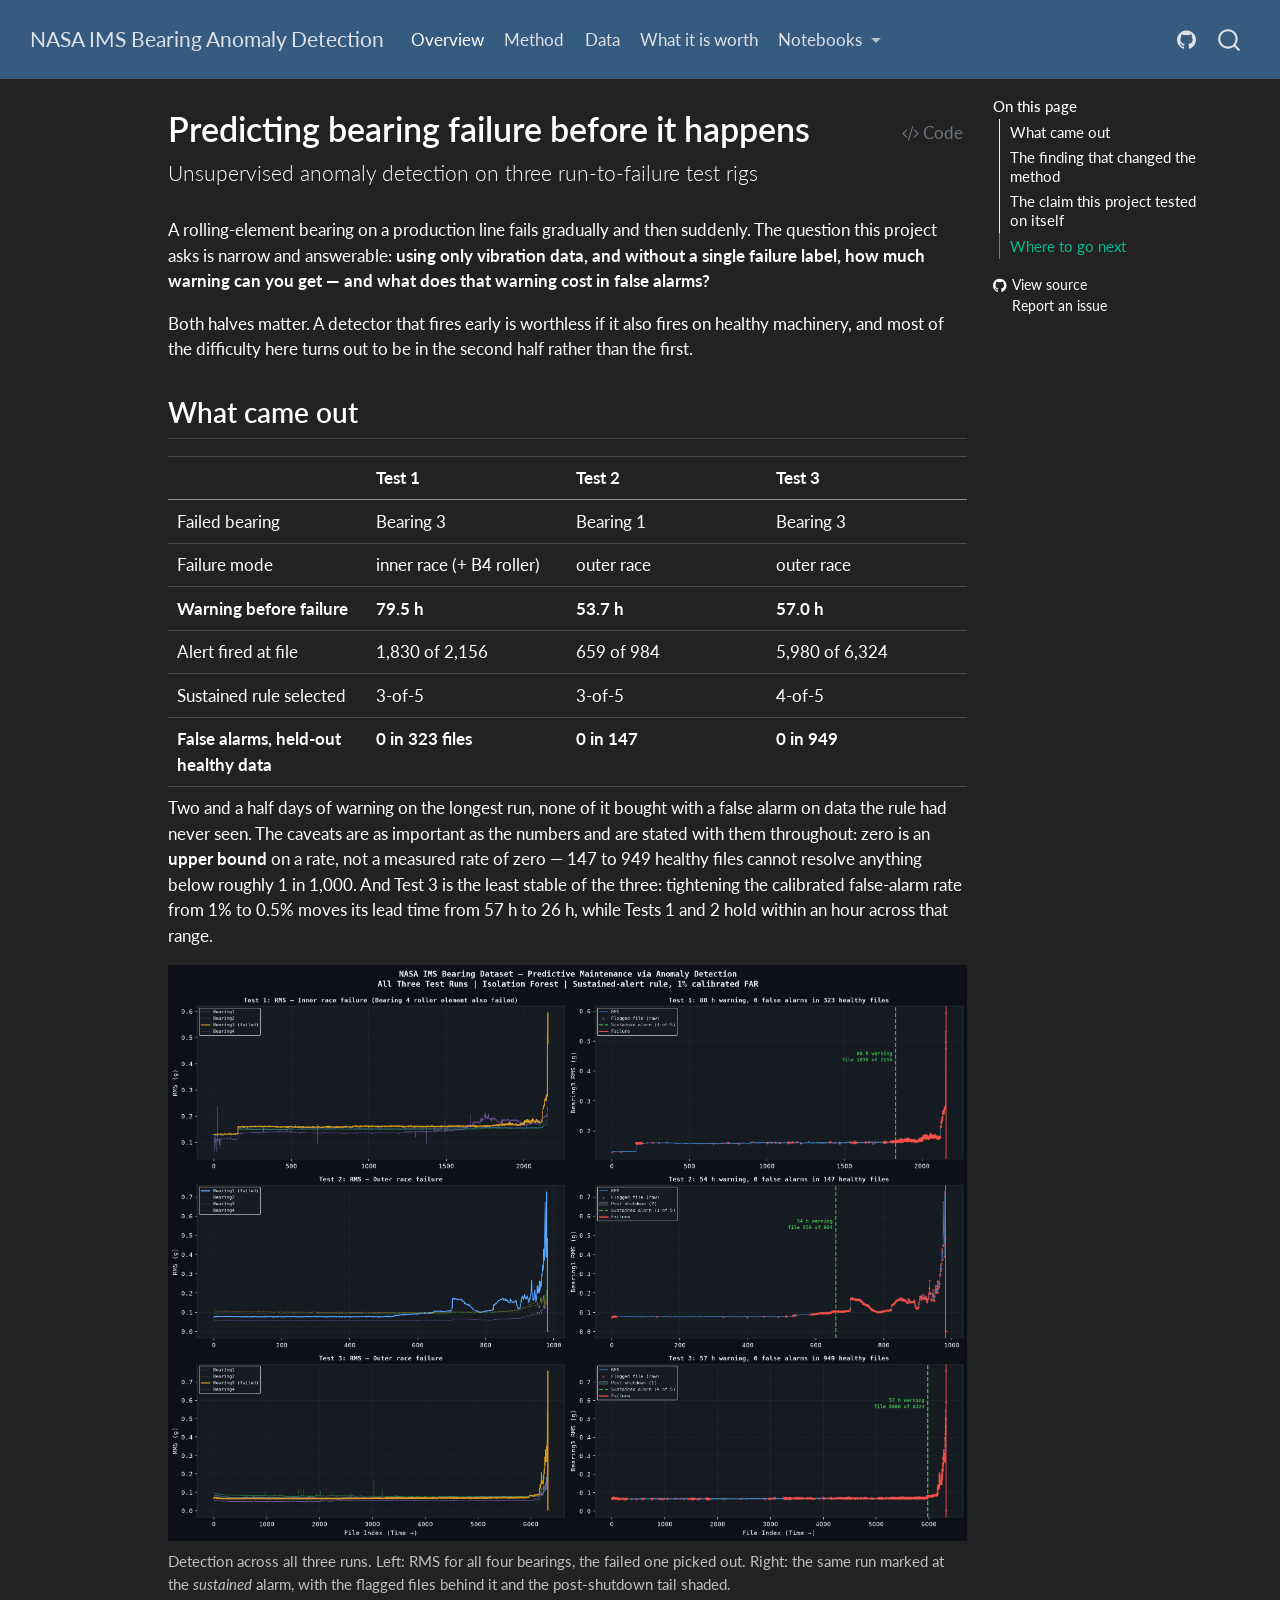
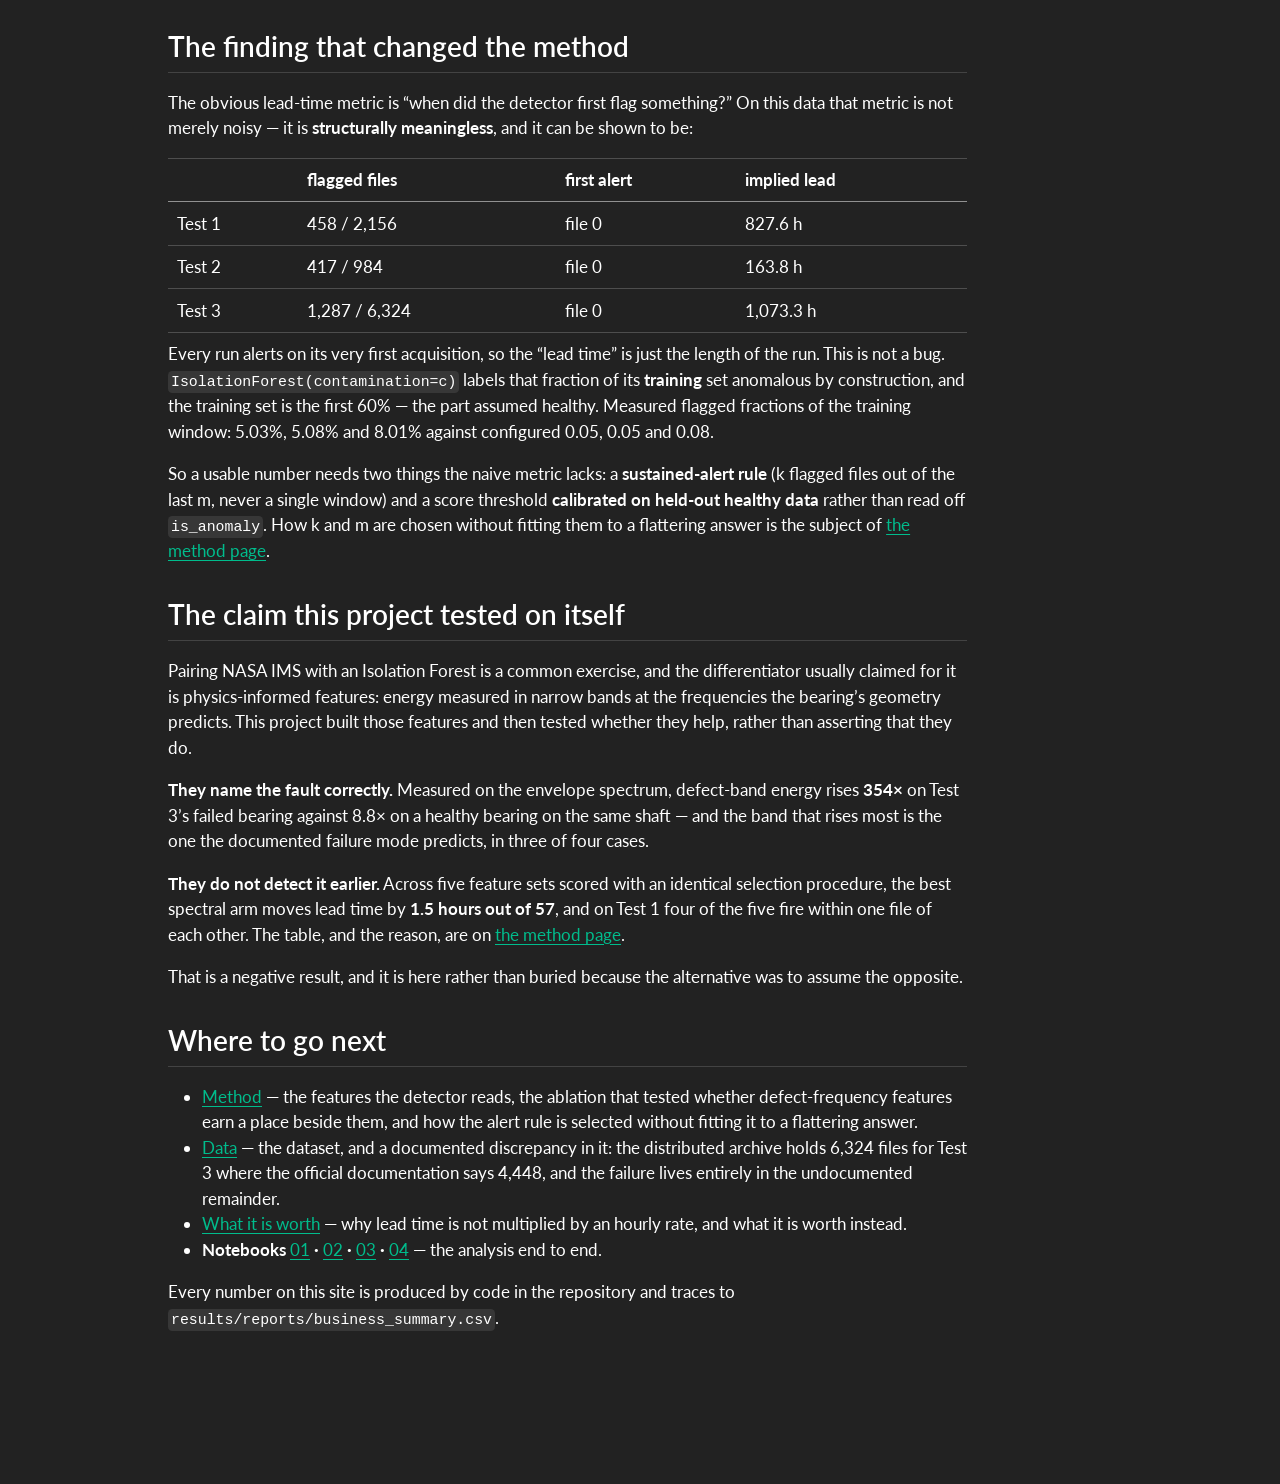
<file: index.html>
<!DOCTYPE html>
<html xmlns="http://www.w3.org/1999/xhtml" lang="en" xml:lang="en"><head>

<meta charset="utf-8">
<meta name="generator" content="quarto-1.10.18">

<meta name="viewport" content="width=device-width, initial-scale=1.0, user-scalable=yes">


<title>Predicting bearing failure before it happens – NASA IMS Bearing Anomaly Detection</title>
<style>
/* Default styles provided by pandoc.
** See https://pandoc.org/MANUAL.html#variables-for-html for config info.
*/
span.smallcaps{font-variant: small-caps;}
div.columns{display: flex; gap: 1.5em;}
div.column{flex: auto;}
@media screen {
div.columns{gap: min(4vw, 1.5em);}
div.column{overflow-x: auto;}
}
div.hanging-indent{margin-left: 1.5em; text-indent: -1.5em;}
ul.task-list{list-style: none;}
ul.task-list li input[type="checkbox"] {
  width: 0.8em;
  margin: 0 0.8em 0.2em -1em; /* quarto-specific, see https://github.com/quarto-dev/quarto-cli/issues/4556 */ 
  vertical-align: middle;
}
/* CSS for syntax highlighting */
html { -webkit-text-size-adjust: 100%; }
pre > code.sourceCode { white-space: pre; position: relative; }
pre > code.sourceCode > span { display: inline-block; line-height: 1.25; }
pre > code.sourceCode > span:empty { height: 1.2em; }
.sourceCode { overflow: visible; }
code.sourceCode > span { color: inherit; text-decoration: inherit; }
div.sourceCode { margin: 1em 0; }
pre.sourceCode { margin: 0; }
@media screen {
div.sourceCode { overflow: auto; }
}
@media print {
pre > code.sourceCode { white-space: pre-wrap; }
pre > code.sourceCode > span { text-indent: -5em; padding-left: 5em; }
}
pre.numberSource code
  { counter-reset: source-line 0; }
pre.numberSource code > span
  { position: relative; left: -4em; counter-increment: source-line; }
pre.numberSource code > span > a:first-child::before
  { content: counter(source-line);
    position: relative; left: -1em; text-align: right; vertical-align: baseline;
    border: none; display: inline-block;
    -webkit-touch-callout: none; -webkit-user-select: none;
    -khtml-user-select: none; -moz-user-select: none;
    -ms-user-select: none; user-select: none;
    padding: 0 4px; width: 4em;
  }
pre.numberSource { margin-left: 3em;  padding-left: 4px; }
div.sourceCode
  {   }
@media screen {
pre > code.sourceCode > span > a:first-child::before { text-decoration: underline; }
}
</style>


<script src="site_libs/quarto-nav/quarto-nav.js"></script>
<script src="site_libs/quarto-nav/headroom.min.js"></script>
<script src="site_libs/clipboard/clipboard.min.js"></script>
<script src="site_libs/quarto-search/autocomplete.umd.js"></script>
<script src="site_libs/quarto-search/fuse.min.js"></script>
<script src="site_libs/quarto-search/quarto-search.js"></script>
<meta name="quarto:offset" content="./">
<script src="site_libs/quarto-html/quarto.js" type="module"></script>
<script src="site_libs/quarto-html/tabsets/tabsets.js" type="module"></script>
<script src="site_libs/quarto-html/popper.min.js"></script>
<script src="site_libs/quarto-html/tippy.umd.min.js"></script>
<script src="site_libs/quarto-html/anchor.min.js"></script>
<link href="site_libs/quarto-html/tippy.css" rel="stylesheet">
<link href="site_libs/quarto-html/quarto-syntax-highlighting-dark-b85bc7c33db8c58e0ec93c3465666fed.css" rel="stylesheet" id="quarto-text-highlighting-styles">
<script src="site_libs/bootstrap/bootstrap.min.js"></script>
<link href="site_libs/bootstrap/bootstrap-icons.css" rel="stylesheet">
<link href="site_libs/bootstrap/bootstrap-d4efa1c2d0bb63bc82632f85e774b19d.min.css" rel="stylesheet" append-hash="true" id="quarto-bootstrap" data-mode="dark">
<script id="quarto-search-options" type="application/json">{
  "location": "navbar",
  "copy-button": false,
  "collapse-after": 3,
  "panel-placement": "end",
  "type": "overlay",
  "limit": 50,
  "keyboard-shortcut": [
    "f",
    "/",
    "s"
  ],
  "show-item-context": false,
  "language": {
    "search-no-results-text": "No results",
    "search-matching-documents-text": "matching documents",
    "search-copy-link-title": "Copy link to search",
    "search-hide-matches-text": "Hide additional matches",
    "search-more-match-text": "more match in this document",
    "search-more-matches-text": "more matches in this document",
    "search-clear-button-title": "Clear",
    "search-text-placeholder": "",
    "search-detached-cancel-button-title": "Cancel",
    "search-submit-button-title": "Submit",
    "search-label": "Search"
  }
}</script>


</head>

<body class="nav-fixed quarto-light">

<div id="quarto-search-results"></div>
  <header id="quarto-header" class="headroom fixed-top">
    <nav class="navbar navbar-expand-lg " data-bs-theme="dark">
      <div class="navbar-container container-fluid">
      <div class="navbar-brand-container mx-auto">
    <a class="navbar-brand" href="./index.html">
    <span class="navbar-title">NASA IMS Bearing Anomaly Detection</span>
    </a>
  </div>
            <div id="quarto-search" class="" title="Search"></div>
          <button class="navbar-toggler" type="button" data-bs-toggle="collapse" data-bs-target="#navbarCollapse" aria-controls="navbarCollapse" role="menu" aria-expanded="false" aria-label="Toggle navigation" onclick="if (window.quartoToggleHeadroom) { window.quartoToggleHeadroom(); }">
  <span class="navbar-toggler-icon"></span>
</button>
          <div class="collapse navbar-collapse" id="navbarCollapse">
            <ul class="navbar-nav navbar-nav-scroll me-auto">
  <li class="nav-item">
    <a class="nav-link active" href="./index.html" aria-current="page"> 
<span class="menu-text">Overview</span></a>
  </li>  
  <li class="nav-item">
    <a class="nav-link" href="./methodology.html"> 
<span class="menu-text">Method</span></a>
  </li>  
  <li class="nav-item">
    <a class="nav-link" href="./data.html"> 
<span class="menu-text">Data</span></a>
  </li>  
  <li class="nav-item">
    <a class="nav-link" href="./business.html"> 
<span class="menu-text">What it is worth</span></a>
  </li>  
  <li class="nav-item dropdown ">
    <a class="nav-link dropdown-toggle" href="#" id="nav-menu-notebooks" role="link" data-bs-toggle="dropdown" aria-expanded="false">
 <span class="menu-text">Notebooks</span>
    </a>
    <ul class="dropdown-menu" aria-labelledby="nav-menu-notebooks">    
        <li>
    <a class="dropdown-item" href="./notebooks/01_data_exploration.html">
 <span class="dropdown-text">Notebook 01 — Data Exploration</span></a>
  </li>  
        <li>
    <a class="dropdown-item" href="./notebooks/02_feature_engineering.html">
 <span class="dropdown-text">Notebook 02 — Feature Engineering</span></a>
  </li>  
        <li>
    <a class="dropdown-item" href="./notebooks/03_anomaly_detection.html">
 <span class="dropdown-text">Notebook 03 — Anomaly Detection</span></a>
  </li>  
        <li>
    <a class="dropdown-item" href="./notebooks/04_results_visualization.html">
 <span class="dropdown-text">Notebook 04 — Results and Figures</span></a>
  </li>  
    </ul>
  </li>
</ul>
            <ul class="navbar-nav navbar-nav-scroll ms-auto">
  <li class="nav-item compact">
    <a class="nav-link" href="https://github.com/fatemeh-studio/nasa-bearing-anomaly"> <i class="bi bi-github" role="img" aria-label="Source on GitHub">
</i> 
<span class="menu-text"></span></a>
  </li>  
</ul>
          </div> <!-- /navcollapse -->
            <div class="quarto-navbar-tools">
</div>
      </div> <!-- /container-fluid -->
    </nav>
</header>
<!-- content -->
<div id="quarto-content" class="quarto-container page-columns page-rows-contents page-layout-article page-navbar">
<!-- sidebar -->
<!-- margin-sidebar -->
    <div id="quarto-margin-sidebar" class="sidebar margin-sidebar">
        <nav id="TOC" role="doc-toc" class="toc-active">
    <h2 id="toc-title">On this page</h2>
   
  <ul>
  <li><a href="#what-came-out" id="toc-what-came-out" class="nav-link active" data-scroll-target="#what-came-out">What came out</a></li>
  <li><a href="#the-finding-that-changed-the-method" id="toc-the-finding-that-changed-the-method" class="nav-link" data-scroll-target="#the-finding-that-changed-the-method">The finding that changed the method</a></li>
  <li><a href="#the-claim-this-project-tested-on-itself" id="toc-the-claim-this-project-tested-on-itself" class="nav-link" data-scroll-target="#the-claim-this-project-tested-on-itself">The claim this project tested on itself</a></li>
  <li><a href="#where-to-go-next" id="toc-where-to-go-next" class="nav-link" data-scroll-target="#where-to-go-next">Where to go next</a></li>
  </ul>
<div class="toc-actions"><ul><li><a href="https://github.com/fatemeh-studio/nasa-bearing-anomaly/blob/main/index.qmd" class="toc-action"><i class="bi bi-github"></i>View source</a></li><li><a href="https://github.com/fatemeh-studio/nasa-bearing-anomaly/issues/new" class="toc-action"><i class="bi empty"></i>Report an issue</a></li></ul></div></nav>
    </div>
<!-- main -->
<main class="content" id="quarto-document-content">

<header id="title-block-header" class="quarto-title-block default">
<div class="quarto-title">
<div class="quarto-title-block"><div><h1 class="title">Predicting bearing failure before it happens</h1><button type="button" class="btn code-tools-button" id="quarto-code-tools-source"><i class="bi"></i> Code</button></div></div>
<p class="subtitle lead">Unsupervised anomaly detection on three run-to-failure test rigs</p>
</div>



<div class="quarto-title-meta">

    
  
    
  </div>
  


</header>


<p>A rolling-element bearing on a production line fails gradually and then suddenly. The question this project asks is narrow and answerable: <strong>using only vibration data, and without a single failure label, how much warning can you get — and what does that warning cost in false alarms?</strong></p>
<p>Both halves matter. A detector that fires early is worthless if it also fires on healthy machinery, and most of the difficulty here turns out to be in the second half rather than the first.</p>
<section id="what-came-out" class="level2">
<h2 class="anchored" data-anchor-id="what-came-out">What came out</h2>
<table class="caption-top table">
<colgroup>
<col style="width: 25%">
<col style="width: 25%">
<col style="width: 25%">
<col style="width: 25%">
</colgroup>
<thead>
<tr class="header">
<th></th>
<th>Test 1</th>
<th>Test 2</th>
<th>Test 3</th>
</tr>
</thead>
<tbody>
<tr class="odd">
<td>Failed bearing</td>
<td>Bearing 3</td>
<td>Bearing 1</td>
<td>Bearing 3</td>
</tr>
<tr class="even">
<td>Failure mode</td>
<td>inner race (+ B4 roller)</td>
<td>outer race</td>
<td>outer race</td>
</tr>
<tr class="odd">
<td><strong>Warning before failure</strong></td>
<td><strong>79.5 h</strong></td>
<td><strong>53.7 h</strong></td>
<td><strong>57.0 h</strong></td>
</tr>
<tr class="even">
<td>Alert fired at file</td>
<td>1,830 of 2,156</td>
<td>659 of 984</td>
<td>5,980 of 6,324</td>
</tr>
<tr class="odd">
<td>Sustained rule selected</td>
<td>3-of-5</td>
<td>3-of-5</td>
<td>4-of-5</td>
</tr>
<tr class="even">
<td><strong>False alarms, held-out healthy data</strong></td>
<td><strong>0 in 323 files</strong></td>
<td><strong>0 in 147</strong></td>
<td><strong>0 in 949</strong></td>
</tr>
</tbody>
</table>
<p>Two and a half days of warning on the longest run, none of it bought with a false alarm on data the rule had never seen. The caveats are as important as the numbers and are stated with them throughout: zero is an <strong>upper bound</strong> on a rate, not a measured rate of zero — 147 to 949 healthy files cannot resolve anything below roughly 1 in 1,000. And Test 3 is the least stable of the three: tightening the calibrated false-alarm rate from 1% to 0.5% moves its lead time from 57 h to 26 h, while Tests 1 and 2 hold within an hour across that range.</p>
<div class="quarto-figure quarto-figure-center">
<figure class="figure">
<p><img src="figures/headline/01_all_tests_comparison.png" class="img-fluid figure-img"></p>
<figcaption>Detection across all three runs. Left: RMS for all four bearings, the failed one picked out. Right: the same run marked at the <em>sustained</em> alarm, with the flagged files behind it and the post-shutdown tail shaded.</figcaption>
</figure>
</div>
</section>
<section id="the-finding-that-changed-the-method" class="level2">
<h2 class="anchored" data-anchor-id="the-finding-that-changed-the-method">The finding that changed the method</h2>
<p>The obvious lead-time metric is “when did the detector first flag something?” On this data that metric is not merely noisy — it is <strong>structurally meaningless</strong>, and it can be shown to be:</p>
<table class="caption-top table">
<thead>
<tr class="header">
<th></th>
<th>flagged files</th>
<th>first alert</th>
<th>implied lead</th>
</tr>
</thead>
<tbody>
<tr class="odd">
<td>Test 1</td>
<td>458 / 2,156</td>
<td>file 0</td>
<td>827.6 h</td>
</tr>
<tr class="even">
<td>Test 2</td>
<td>417 / 984</td>
<td>file 0</td>
<td>163.8 h</td>
</tr>
<tr class="odd">
<td>Test 3</td>
<td>1,287 / 6,324</td>
<td>file 0</td>
<td>1,073.3 h</td>
</tr>
</tbody>
</table>
<p>Every run alerts on its very first acquisition, so the “lead time” is just the length of the run. This is not a bug. <code>IsolationForest(contamination=c)</code> labels that fraction of its <strong>training</strong> set anomalous by construction, and the training set is the first 60% — the part assumed healthy. Measured flagged fractions of the training window: 5.03%, 5.08% and 8.01% against configured 0.05, 0.05 and 0.08.</p>
<p>So a usable number needs two things the naive metric lacks: a <strong>sustained-alert rule</strong> (k flagged files out of the last m, never a single window) and a score threshold <strong>calibrated on held-out healthy data</strong> rather than read off <code>is_anomaly</code>. How k and m are chosen without fitting them to a flattering answer is the subject of <a href="./methodology.html">the method page</a>.</p>
</section>
<section id="the-claim-this-project-tested-on-itself" class="level2">
<h2 class="anchored" data-anchor-id="the-claim-this-project-tested-on-itself">The claim this project tested on itself</h2>
<p>Pairing NASA IMS with an Isolation Forest is a common exercise, and the differentiator usually claimed for it is physics-informed features: energy measured in narrow bands at the frequencies the bearing’s geometry predicts. This project built those features and then tested whether they help, rather than asserting that they do.</p>
<p><strong>They name the fault correctly.</strong> Measured on the envelope spectrum, defect-band energy rises <strong>354×</strong> on Test 3’s failed bearing against 8.8× on a healthy bearing on the same shaft — and the band that rises most is the one the documented failure mode predicts, in three of four cases.</p>
<p><strong>They do not detect it earlier.</strong> Across five feature sets scored with an identical selection procedure, the best spectral arm moves lead time by <strong>1.5 hours out of 57</strong>, and on Test 1 four of the five fire within one file of each other. The table, and the reason, are on <a href="./methodology.html">the method page</a>.</p>
<p>That is a negative result, and it is here rather than buried because the alternative was to assume the opposite.</p>
</section>
<section id="where-to-go-next" class="level2">
<h2 class="anchored" data-anchor-id="where-to-go-next">Where to go next</h2>
<ul>
<li><strong><a href="./methodology.html">Method</a></strong> — the features the detector reads, the ablation that tested whether defect-frequency features earn a place beside them, and how the alert rule is selected without fitting it to a flattering answer.</li>
<li><strong><a href="./data.html">Data</a></strong> — the dataset, and a documented discrepancy in it: the distributed archive holds 6,324 files for Test 3 where the official documentation says 4,448, and the failure lives entirely in the undocumented remainder.</li>
<li><strong><a href="./business.html">What it is worth</a></strong> — why lead time is not multiplied by an hourly rate, and what it is worth instead.</li>
<li><strong>Notebooks <a href="./notebooks/01_data_exploration.html">01</a> · <a href="./notebooks/02_feature_engineering.html">02</a> · <a href="./notebooks/03_anomaly_detection.html">03</a> · <a href="./notebooks/04_results_visualization.html">04</a></strong> — the analysis end to end.</li>
</ul>
<p>Every number on this site is produced by code in the repository and traces to <code>results/reports/business_summary.csv</code>.</p>


<!-- -->

</section>

</main> <!-- /main -->
<script id="quarto-html-after-body" type="application/javascript">
  window.document.addEventListener("DOMContentLoaded", function (event) {
    const icon = "";
    const anchorJS = new window.AnchorJS();
    anchorJS.options = {
      placement: 'right',
      icon: icon
    };
    anchorJS.add('.anchored');
    const isCodeAnnotation = (el) => {
      for (const clz of el.classList) {
        if (clz.startsWith('code-annotation-')) {                     
          return true;
        }
      }
      return false;
    }
    const onCopySuccess = function(e) {
      // button target
      const button = e.trigger;
      // don't keep focus
      button.blur();
      // flash "checked"
      button.classList.add('code-copy-button-checked');
      var currentTitle = button.getAttribute("title");
      button.setAttribute("title", "Copied!");
      let tooltip;
      if (window.bootstrap) {
        button.setAttribute("data-bs-toggle", "tooltip");
        button.setAttribute("data-bs-placement", "left");
        button.setAttribute("data-bs-title", "Copied!");
        tooltip = new bootstrap.Tooltip(button, 
          { trigger: "manual", 
            customClass: "code-copy-button-tooltip",
            offset: [0, -8]});
        tooltip.show();    
      }
      setTimeout(function() {
        if (tooltip) {
          tooltip.hide();
          button.removeAttribute("data-bs-title");
          button.removeAttribute("data-bs-toggle");
          button.removeAttribute("data-bs-placement");
        }
        button.setAttribute("title", currentTitle);
        button.classList.remove('code-copy-button-checked');
      }, 1000);
      // clear code selection
      e.clearSelection();
    }
    const getTextToCopy = function(trigger) {
      const outerScaffold = trigger.parentElement.cloneNode(true);
      const codeEl = outerScaffold.querySelector('code');
      for (const childEl of codeEl.children) {
        if (isCodeAnnotation(childEl)) {
          childEl.remove();
        }
      }
      return codeEl.innerText;
    }
    const clipboard = new window.ClipboardJS('.code-copy-button:not([data-in-quarto-modal])', {
      text: getTextToCopy
    });
    clipboard.on('success', onCopySuccess);
    if (window.document.getElementById('quarto-embedded-source-code-modal')) {
      const clipboardModal = new window.ClipboardJS('.code-copy-button[data-in-quarto-modal]', {
        text: getTextToCopy,
        container: window.document.getElementById('quarto-embedded-source-code-modal')
      });
      clipboardModal.on('success', onCopySuccess);
    }
    const viewSource = window.document.getElementById('quarto-view-source') ||
                       window.document.getElementById('quarto-code-tools-source');
    if (viewSource) {
      const sourceUrl = viewSource.getAttribute("data-quarto-source-url");
      viewSource.addEventListener("click", function(e) {
        if (sourceUrl) {
          // rstudio viewer pane
          if (/\bcapabilities=\b/.test(window.location)) {
            window.open(sourceUrl);
          } else {
            window.location.href = sourceUrl;
          }
        } else {
          const modal = new bootstrap.Modal(document.getElementById('quarto-embedded-source-code-modal'));
          modal.show();
        }
        return false;
      });
    }
    function toggleCodeHandler(show) {
      return function(e) {
        const cellDetails = window.document.querySelectorAll(".cell details.code-fold");
        for (let i=0; i<cellDetails.length; i++) {
          const details = cellDetails[i];
          if (show) {
            details.open = true;
          } else {
            details.removeAttribute("open");
          }
        }
        const cellCodeDivs = window.document.querySelectorAll(".cell div.sourceCode.cell-code");
        const fromCls = show ? "hidden" : "unhidden";
        const toCls = show ? "unhidden" : "hidden";
        for (let i=0; i<cellCodeDivs.length; i++) {
          const codeDiv = cellCodeDivs[i];
          if (codeDiv.classList.contains(fromCls)) {
            codeDiv.classList.remove(fromCls);
            codeDiv.classList.add(toCls);
          } 
        }
        return false;
      }
    }
    const hideAllCode = window.document.getElementById("quarto-hide-all-code");
    if (hideAllCode) {
      hideAllCode.addEventListener("click", toggleCodeHandler(false));
    }
    const showAllCode = window.document.getElementById("quarto-show-all-code");
    if (showAllCode) {
      showAllCode.addEventListener("click", toggleCodeHandler(true));
    }
      var localhostRegex = new RegExp(/^(?:http|https):\/\/localhost\:?[0-9]*\//);
      var mailtoRegex = new RegExp(/^mailto:/);
        var filterRegex = new RegExp("https:\/\/fatemeh-studio\.github\.io\/nasa-bearing-anomaly\/");
      var isInternal = (href) => {
          return filterRegex.test(href) || localhostRegex.test(href) || mailtoRegex.test(href);
      }
      // Inspect non-navigation links and adorn them if external
     var links = window.document.querySelectorAll('a[href]:not(.nav-link):not(.navbar-brand):not(.toc-action):not(.sidebar-link):not(.sidebar-item-toggle):not(.pagination-link):not(.no-external):not([aria-hidden]):not(.dropdown-item):not(.quarto-navigation-tool):not(.about-link)');
      for (var i=0; i<links.length; i++) {
        const link = links[i];
        if (!isInternal(link.href)) {
          // undo the damage that might have been done by quarto-nav.js in the case of
          // links that we want to consider external
          if (link.dataset.originalHref !== undefined) {
            link.href = link.dataset.originalHref;
          }
        }
      }
    function tippyHover(el, contentFn, onTriggerFn, onUntriggerFn) {
      const config = {
        allowHTML: true,
        maxWidth: 500,
        delay: 100,
        arrow: false,
        appendTo: function(el) {
            return el.parentElement;
        },
        interactive: true,
        interactiveBorder: 10,
        theme: 'quarto',
        placement: 'bottom-start',
      };
      if (contentFn) {
        config.content = contentFn;
      }
      if (onTriggerFn) {
        config.onTrigger = onTriggerFn;
      }
      if (onUntriggerFn) {
        config.onUntrigger = onUntriggerFn;
      }
      window.tippy(el, config); 
    }
    const noterefs = window.document.querySelectorAll('a[role="doc-noteref"]');
    for (var i=0; i<noterefs.length; i++) {
      const ref = noterefs[i];
      tippyHover(ref, function() {
        // use id or data attribute instead here
        let href = ref.getAttribute('data-footnote-href') || ref.getAttribute('href');
        try { href = new URL(href).hash; } catch {}
        const id = href.replace(/^#\/?/, "");
        const note = window.document.getElementById(id);
        if (note) {
          return note.innerHTML;
        } else {
          return "";
        }
      });
    }
    const xrefs = window.document.querySelectorAll('a.quarto-xref');
    const processXRef = (id, note) => {
      // Strip column container classes
      const stripColumnClz = (el) => {
        el.classList.remove("page-full", "page-columns");
        if (el.children) {
          for (const child of el.children) {
            stripColumnClz(child);
          }
        }
      }
      stripColumnClz(note)
      if (id === null || id.startsWith('sec-')) {
        // Special case sections, only their first couple elements
        const container = document.createElement("div");
        if (note.children && note.children.length > 2) {
          container.appendChild(note.children[0].cloneNode(true));
          for (let i = 1; i < note.children.length; i++) {
            const child = note.children[i];
            if (child.tagName === "P" && child.innerText === "") {
              continue;
            } else {
              container.appendChild(child.cloneNode(true));
              break;
            }
          }
          if (window.Quarto?.typesetMath) {
            window.Quarto.typesetMath(container);
          }
          return container.innerHTML
        } else {
          if (window.Quarto?.typesetMath) {
            window.Quarto.typesetMath(note);
          }
          return note.innerHTML;
        }
      } else {
        // Remove any anchor links if they are present
        const anchorLink = note.querySelector('a.anchorjs-link');
        if (anchorLink) {
          anchorLink.remove();
        }
        if (window.Quarto?.typesetMath) {
          window.Quarto.typesetMath(note);
        }
        if (note.classList.contains("callout")) {
          return note.outerHTML;
        } else {
          return note.innerHTML;
        }
      }
    }
    for (var i=0; i<xrefs.length; i++) {
      const xref = xrefs[i];
      tippyHover(xref, undefined, function(instance) {
        instance.disable();
        let url = xref.getAttribute('href');
        let hash = undefined; 
        if (url.startsWith('#')) {
          hash = url;
        } else {
          try { hash = new URL(url).hash; } catch {}
        }
        if (hash) {
          const id = hash.replace(/^#\/?/, "");
          const note = window.document.getElementById(id);
          if (note !== null) {
            try {
              const html = processXRef(id, note.cloneNode(true));
              instance.setContent(html);
            } finally {
              instance.enable();
              instance.show();
            }
          } else {
            // See if we can fetch this
            fetch(url.split('#')[0])
            .then(res => res.text())
            .then(html => {
              const parser = new DOMParser();
              const htmlDoc = parser.parseFromString(html, "text/html");
              const note = htmlDoc.getElementById(id);
              if (note !== null) {
                const html = processXRef(id, note);
                instance.setContent(html);
              } 
            }).finally(() => {
              instance.enable();
              instance.show();
            });
          }
        } else {
          // See if we can fetch a full url (with no hash to target)
          // This is a special case and we should probably do some content thinning / targeting
          fetch(url)
          .then(res => res.text())
          .then(html => {
            const parser = new DOMParser();
            const htmlDoc = parser.parseFromString(html, "text/html");
            const note = htmlDoc.querySelector('main.content');
            if (note !== null) {
              // This should only happen for chapter cross references
              // (since there is no id in the URL)
              // remove the first header
              if (note.children.length > 0 && note.children[0].tagName === "HEADER") {
                note.children[0].remove();
              }
              const html = processXRef(null, note);
              instance.setContent(html);
            } 
          }).finally(() => {
            instance.enable();
            instance.show();
          });
        }
      }, function(instance) {
      });
    }
        let selectedAnnoteEl;
        const selectorForAnnotation = ( cell, annotation) => {
          let cellAttr = 'data-code-cell="' + cell + '"';
          let lineAttr = 'data-code-annotation="' +  annotation + '"';
          const selector = 'span[' + cellAttr + '][' + lineAttr + ']';
          return selector;
        }
        const selectCodeLines = (annoteEl) => {
          const doc = window.document;
          const targetCell = annoteEl.getAttribute("data-target-cell");
          const targetAnnotation = annoteEl.getAttribute("data-target-annotation");
          const annoteSpan = window.document.querySelector(selectorForAnnotation(targetCell, targetAnnotation));
          const lines = annoteSpan.getAttribute("data-code-lines").split(",");
          const lineIds = lines.map((line) => {
            return targetCell + "-" + line;
          })
          let top = null;
          let height = null;
          let parent = null;
          if (lineIds.length > 0) {
              //compute the position of the single el (top and bottom and make a div)
              const el = window.document.getElementById(lineIds[0]);
              top = el.offsetTop;
              height = el.offsetHeight;
              parent = el.parentElement.parentElement;
            if (lineIds.length > 1) {
              const lastEl = window.document.getElementById(lineIds[lineIds.length - 1]);
              const bottom = lastEl.offsetTop + lastEl.offsetHeight;
              height = bottom - top;
            }
            if (top !== null && height !== null && parent !== null) {
              // cook up a div (if necessary) and position it 
              let div = window.document.getElementById("code-annotation-line-highlight");
              if (div === null) {
                div = window.document.createElement("div");
                div.setAttribute("id", "code-annotation-line-highlight");
                div.style.position = 'absolute';
                parent.appendChild(div);
              }
              div.style.top = top - 2 + "px";
              div.style.height = height + 4 + "px";
              div.style.left = 0;
              let gutterDiv = window.document.getElementById("code-annotation-line-highlight-gutter");
              if (gutterDiv === null) {
                gutterDiv = window.document.createElement("div");
                gutterDiv.setAttribute("id", "code-annotation-line-highlight-gutter");
                gutterDiv.style.position = 'absolute';
                const codeCell = window.document.getElementById(targetCell);
                const gutter = codeCell.querySelector('.code-annotation-gutter');
                gutter.appendChild(gutterDiv);
              }
              gutterDiv.style.top = top - 2 + "px";
              gutterDiv.style.height = height + 4 + "px";
            }
            selectedAnnoteEl = annoteEl;
          }
        };
        const unselectCodeLines = () => {
          const elementsIds = ["code-annotation-line-highlight", "code-annotation-line-highlight-gutter"];
          elementsIds.forEach((elId) => {
            const div = window.document.getElementById(elId);
            if (div) {
              div.remove();
            }
          });
          selectedAnnoteEl = undefined;
        };
          // Handle positioning of the toggle
      window.addEventListener(
        "resize",
        throttle(() => {
          elRect = undefined;
          if (selectedAnnoteEl) {
            selectCodeLines(selectedAnnoteEl);
          }
        }, 10)
      );
      function throttle(fn, ms) {
      let throttle = false;
      let timer;
        return (...args) => {
          if(!throttle) { // first call gets through
              fn.apply(this, args);
              throttle = true;
          } else { // all the others get throttled
              if(timer) clearTimeout(timer); // cancel #2
              timer = setTimeout(() => {
                fn.apply(this, args);
                timer = throttle = false;
              }, ms);
          }
        };
      }
        // Attach click handler to the DT
        const annoteDls = window.document.querySelectorAll('dt[data-target-cell]');
        for (const annoteDlNode of annoteDls) {
          annoteDlNode.addEventListener('click', (event) => {
            const clickedEl = event.target;
            if (clickedEl !== selectedAnnoteEl) {
              unselectCodeLines();
              const activeEl = window.document.querySelector('dt[data-target-cell].code-annotation-active');
              if (activeEl) {
                activeEl.classList.remove('code-annotation-active');
              }
              selectCodeLines(clickedEl);
              clickedEl.classList.add('code-annotation-active');
            } else {
              // Unselect the line
              unselectCodeLines();
              clickedEl.classList.remove('code-annotation-active');
            }
          });
        }
    const findCites = (el) => {
      const parentEl = el.parentElement;
      if (parentEl) {
        const cites = parentEl.dataset.cites;
        if (cites) {
          return {
            el,
            cites: cites.split(' ')
          };
        } else {
          return findCites(el.parentElement)
        }
      } else {
        return undefined;
      }
    };
    var bibliorefs = window.document.querySelectorAll('a[role="doc-biblioref"]');
    for (var i=0; i<bibliorefs.length; i++) {
      const ref = bibliorefs[i];
      const citeInfo = findCites(ref);
      if (citeInfo) {
        tippyHover(citeInfo.el, function() {
          var popup = window.document.createElement('div');
          citeInfo.cites.forEach(function(cite) {
            var citeDiv = window.document.createElement('div');
            citeDiv.classList.add('hanging-indent');
            citeDiv.classList.add('csl-entry');
            var biblioDiv = window.document.getElementById('ref-' + cite);
            if (biblioDiv) {
              citeDiv.innerHTML = biblioDiv.innerHTML;
            }
            popup.appendChild(citeDiv);
          });
          return popup.innerHTML;
        });
      }
    }
  });
  </script><div class="modal fade" id="quarto-embedded-source-code-modal" tabindex="-1" aria-labelledby="quarto-embedded-source-code-modal-label" aria-hidden="true"><div class="modal-dialog modal-dialog-scrollable"><div class="modal-content"><div class="modal-header"><h5 class="modal-title" id="quarto-embedded-source-code-modal-label">Source Code</h5><button class="btn-close" data-bs-dismiss="modal"></button></div><div class="modal-body"><div class="">
<div class="code-copy-outer-scaffold"><div class="sourceCode" id="cb1" data-shortcodes="false"><pre class="sourceCode markdown code-with-copy"><code class="sourceCode markdown"><span id="cb1-1"><a href="#cb1-1" aria-hidden="true" tabindex="-1"></a><span class="co">---</span></span>
<span id="cb1-2"><a href="#cb1-2" aria-hidden="true" tabindex="-1"></a><span class="an">title:</span><span class="co"> "Predicting bearing failure before it happens"</span></span>
<span id="cb1-3"><a href="#cb1-3" aria-hidden="true" tabindex="-1"></a><span class="an">subtitle:</span><span class="co"> "Unsupervised anomaly detection on three run-to-failure test rigs"</span></span>
<span id="cb1-4"><a href="#cb1-4" aria-hidden="true" tabindex="-1"></a><span class="co">---</span></span>
<span id="cb1-5"><a href="#cb1-5" aria-hidden="true" tabindex="-1"></a></span>
<span id="cb1-6"><a href="#cb1-6" aria-hidden="true" tabindex="-1"></a>A rolling-element bearing on a production line fails gradually and then suddenly. The</span>
<span id="cb1-7"><a href="#cb1-7" aria-hidden="true" tabindex="-1"></a>question this project asks is narrow and answerable: **using only vibration data, and</span>
<span id="cb1-8"><a href="#cb1-8" aria-hidden="true" tabindex="-1"></a>without a single failure label, how much warning can you get — and what does that</span>
<span id="cb1-9"><a href="#cb1-9" aria-hidden="true" tabindex="-1"></a>warning cost in false alarms?**</span>
<span id="cb1-10"><a href="#cb1-10" aria-hidden="true" tabindex="-1"></a></span>
<span id="cb1-11"><a href="#cb1-11" aria-hidden="true" tabindex="-1"></a>Both halves matter. A detector that fires early is worthless if it also fires on</span>
<span id="cb1-12"><a href="#cb1-12" aria-hidden="true" tabindex="-1"></a>healthy machinery, and most of the difficulty here turns out to be in the second half</span>
<span id="cb1-13"><a href="#cb1-13" aria-hidden="true" tabindex="-1"></a>rather than the first.</span>
<span id="cb1-14"><a href="#cb1-14" aria-hidden="true" tabindex="-1"></a></span>
<span id="cb1-15"><a href="#cb1-15" aria-hidden="true" tabindex="-1"></a><span class="fu">## What came out</span></span>
<span id="cb1-16"><a href="#cb1-16" aria-hidden="true" tabindex="-1"></a></span>
<span id="cb1-17"><a href="#cb1-17" aria-hidden="true" tabindex="-1"></a><span class="pp">|</span> <span class="pp">|</span> Test 1 <span class="pp">|</span> Test 2 <span class="pp">|</span> Test 3 <span class="pp">|</span></span>
<span id="cb1-18"><a href="#cb1-18" aria-hidden="true" tabindex="-1"></a><span class="pp">|---|---|---|---|</span></span>
<span id="cb1-19"><a href="#cb1-19" aria-hidden="true" tabindex="-1"></a><span class="pp">|</span> Failed bearing <span class="pp">|</span> Bearing 3 <span class="pp">|</span> Bearing 1 <span class="pp">|</span> Bearing 3 <span class="pp">|</span></span>
<span id="cb1-20"><a href="#cb1-20" aria-hidden="true" tabindex="-1"></a><span class="pp">|</span> Failure mode <span class="pp">|</span> inner race (+ B4 roller) <span class="pp">|</span> outer race <span class="pp">|</span> outer race <span class="pp">|</span></span>
<span id="cb1-21"><a href="#cb1-21" aria-hidden="true" tabindex="-1"></a><span class="pp">|</span> **Warning before failure** | **79.5 h** | **53.7 h** | **57.0 h** <span class="pp">|</span></span>
<span id="cb1-22"><a href="#cb1-22" aria-hidden="true" tabindex="-1"></a><span class="pp">|</span> Alert fired at file <span class="pp">|</span> 1,830 of 2,156 <span class="pp">|</span> 659 of 984 <span class="pp">|</span> 5,980 of 6,324 <span class="pp">|</span></span>
<span id="cb1-23"><a href="#cb1-23" aria-hidden="true" tabindex="-1"></a><span class="pp">|</span> Sustained rule selected <span class="pp">|</span> 3-of-5 <span class="pp">|</span> 3-of-5 <span class="pp">|</span> 4-of-5 <span class="pp">|</span></span>
<span id="cb1-24"><a href="#cb1-24" aria-hidden="true" tabindex="-1"></a><span class="pp">|</span> **False alarms, held-out healthy data** | **0 in 323 files** | **0 in 147** | **0 in 949** <span class="pp">|</span></span>
<span id="cb1-25"><a href="#cb1-25" aria-hidden="true" tabindex="-1"></a></span>
<span id="cb1-26"><a href="#cb1-26" aria-hidden="true" tabindex="-1"></a>Two and a half days of warning on the longest run, none of it bought with a false</span>
<span id="cb1-27"><a href="#cb1-27" aria-hidden="true" tabindex="-1"></a>alarm on data the rule had never seen. The caveats are as important as the numbers and</span>
<span id="cb1-28"><a href="#cb1-28" aria-hidden="true" tabindex="-1"></a>are stated with them throughout: zero is an **upper bound** on a rate, not a measured</span>
<span id="cb1-29"><a href="#cb1-29" aria-hidden="true" tabindex="-1"></a>rate of zero — 147 to 949 healthy files cannot resolve anything below roughly 1 in</span>
<span id="cb1-30"><a href="#cb1-30" aria-hidden="true" tabindex="-1"></a>1,000. And Test 3 is the least stable of the three: tightening the calibrated</span>
<span id="cb1-31"><a href="#cb1-31" aria-hidden="true" tabindex="-1"></a>false-alarm rate from 1% to 0.5% moves its lead time from 57 h to 26 h, while Tests 1</span>
<span id="cb1-32"><a href="#cb1-32" aria-hidden="true" tabindex="-1"></a>and 2 hold within an hour across that range.</span>
<span id="cb1-33"><a href="#cb1-33" aria-hidden="true" tabindex="-1"></a></span>
<span id="cb1-34"><a href="#cb1-34" aria-hidden="true" tabindex="-1"></a>![Detection across all three runs. Left: RMS for all four bearings, the failed one</span>
<span id="cb1-35"><a href="#cb1-35" aria-hidden="true" tabindex="-1"></a>picked out. Right: the same run marked at the *sustained* alarm, with the flagged</span>
<span id="cb1-36"><a href="#cb1-36" aria-hidden="true" tabindex="-1"></a>files behind it and the post-shutdown tail shaded.](figures/headline/01_all_tests_comparison.png)</span>
<span id="cb1-37"><a href="#cb1-37" aria-hidden="true" tabindex="-1"></a></span>
<span id="cb1-38"><a href="#cb1-38" aria-hidden="true" tabindex="-1"></a><span class="fu">## The finding that changed the method</span></span>
<span id="cb1-39"><a href="#cb1-39" aria-hidden="true" tabindex="-1"></a></span>
<span id="cb1-40"><a href="#cb1-40" aria-hidden="true" tabindex="-1"></a>The obvious lead-time metric is "when did the detector first flag something?" On this</span>
<span id="cb1-41"><a href="#cb1-41" aria-hidden="true" tabindex="-1"></a>data that metric is not merely noisy — it is **structurally meaningless**, and it can</span>
<span id="cb1-42"><a href="#cb1-42" aria-hidden="true" tabindex="-1"></a>be shown to be:</span>
<span id="cb1-43"><a href="#cb1-43" aria-hidden="true" tabindex="-1"></a></span>
<span id="cb1-44"><a href="#cb1-44" aria-hidden="true" tabindex="-1"></a><span class="pp">|</span> <span class="pp">|</span> flagged files <span class="pp">|</span> first alert <span class="pp">|</span> implied lead <span class="pp">|</span></span>
<span id="cb1-45"><a href="#cb1-45" aria-hidden="true" tabindex="-1"></a><span class="pp">|---|---|---|---|</span></span>
<span id="cb1-46"><a href="#cb1-46" aria-hidden="true" tabindex="-1"></a><span class="pp">|</span> Test 1 <span class="pp">|</span> 458 / 2,156 <span class="pp">|</span> file 0 <span class="pp">|</span> 827.6 h <span class="pp">|</span></span>
<span id="cb1-47"><a href="#cb1-47" aria-hidden="true" tabindex="-1"></a><span class="pp">|</span> Test 2 <span class="pp">|</span> 417 / 984 <span class="pp">|</span> file 0 <span class="pp">|</span> 163.8 h <span class="pp">|</span></span>
<span id="cb1-48"><a href="#cb1-48" aria-hidden="true" tabindex="-1"></a><span class="pp">|</span> Test 3 <span class="pp">|</span> 1,287 / 6,324 <span class="pp">|</span> file 0 <span class="pp">|</span> 1,073.3 h <span class="pp">|</span></span>
<span id="cb1-49"><a href="#cb1-49" aria-hidden="true" tabindex="-1"></a></span>
<span id="cb1-50"><a href="#cb1-50" aria-hidden="true" tabindex="-1"></a>Every run alerts on its very first acquisition, so the "lead time" is just the length</span>
<span id="cb1-51"><a href="#cb1-51" aria-hidden="true" tabindex="-1"></a>of the run. This is not a bug. <span class="in">`IsolationForest(contamination=c)`</span> labels that fraction</span>
<span id="cb1-52"><a href="#cb1-52" aria-hidden="true" tabindex="-1"></a>of its **training** set anomalous by construction, and the training set is the first</span>
<span id="cb1-53"><a href="#cb1-53" aria-hidden="true" tabindex="-1"></a>60% — the part assumed healthy. Measured flagged fractions of the training window:</span>
<span id="cb1-54"><a href="#cb1-54" aria-hidden="true" tabindex="-1"></a>5.03%, 5.08% and 8.01% against configured 0.05, 0.05 and 0.08.</span>
<span id="cb1-55"><a href="#cb1-55" aria-hidden="true" tabindex="-1"></a></span>
<span id="cb1-56"><a href="#cb1-56" aria-hidden="true" tabindex="-1"></a>So a usable number needs two things the naive metric lacks: a **sustained-alert rule**</span>
<span id="cb1-57"><a href="#cb1-57" aria-hidden="true" tabindex="-1"></a>(k flagged files out of the last m, never a single window) and a score threshold</span>
<span id="cb1-58"><a href="#cb1-58" aria-hidden="true" tabindex="-1"></a>**calibrated on held-out healthy data** rather than read off <span class="in">`is_anomaly`</span>. How k and m</span>
<span id="cb1-59"><a href="#cb1-59" aria-hidden="true" tabindex="-1"></a>are chosen without fitting them to a flattering answer is the subject of</span>
<span id="cb1-60"><a href="#cb1-60" aria-hidden="true" tabindex="-1"></a><span class="co">[</span><span class="ot">the method page</span><span class="co">](methodology.qmd)</span>.</span>
<span id="cb1-61"><a href="#cb1-61" aria-hidden="true" tabindex="-1"></a></span>
<span id="cb1-62"><a href="#cb1-62" aria-hidden="true" tabindex="-1"></a><span class="fu">## The claim this project tested on itself</span></span>
<span id="cb1-63"><a href="#cb1-63" aria-hidden="true" tabindex="-1"></a></span>
<span id="cb1-64"><a href="#cb1-64" aria-hidden="true" tabindex="-1"></a>Pairing NASA IMS with an Isolation Forest is a common exercise, and the differentiator</span>
<span id="cb1-65"><a href="#cb1-65" aria-hidden="true" tabindex="-1"></a>usually claimed for it is physics-informed features: energy measured in narrow bands at</span>
<span id="cb1-66"><a href="#cb1-66" aria-hidden="true" tabindex="-1"></a>the frequencies the bearing's geometry predicts. This project built those features and</span>
<span id="cb1-67"><a href="#cb1-67" aria-hidden="true" tabindex="-1"></a>then tested whether they help, rather than asserting that they do.</span>
<span id="cb1-68"><a href="#cb1-68" aria-hidden="true" tabindex="-1"></a></span>
<span id="cb1-69"><a href="#cb1-69" aria-hidden="true" tabindex="-1"></a>**They name the fault correctly.** Measured on the envelope spectrum, defect-band energy</span>
<span id="cb1-70"><a href="#cb1-70" aria-hidden="true" tabindex="-1"></a>rises **354×** on Test 3's failed bearing against 8.8× on a healthy bearing on the same</span>
<span id="cb1-71"><a href="#cb1-71" aria-hidden="true" tabindex="-1"></a>shaft — and the band that rises most is the one the documented failure mode predicts, in</span>
<span id="cb1-72"><a href="#cb1-72" aria-hidden="true" tabindex="-1"></a>three of four cases.</span>
<span id="cb1-73"><a href="#cb1-73" aria-hidden="true" tabindex="-1"></a></span>
<span id="cb1-74"><a href="#cb1-74" aria-hidden="true" tabindex="-1"></a>**They do not detect it earlier.** Across five feature sets scored with an identical</span>
<span id="cb1-75"><a href="#cb1-75" aria-hidden="true" tabindex="-1"></a>selection procedure, the best spectral arm moves lead time by **1.5 hours out of 57**,</span>
<span id="cb1-76"><a href="#cb1-76" aria-hidden="true" tabindex="-1"></a>and on Test 1 four of the five fire within one file of each other. The table, and the</span>
<span id="cb1-77"><a href="#cb1-77" aria-hidden="true" tabindex="-1"></a>reason, are on <span class="co">[</span><span class="ot">the method page</span><span class="co">](methodology.qmd)</span>.</span>
<span id="cb1-78"><a href="#cb1-78" aria-hidden="true" tabindex="-1"></a></span>
<span id="cb1-79"><a href="#cb1-79" aria-hidden="true" tabindex="-1"></a>That is a negative result, and it is here rather than buried because the alternative was</span>
<span id="cb1-80"><a href="#cb1-80" aria-hidden="true" tabindex="-1"></a>to assume the opposite.</span>
<span id="cb1-81"><a href="#cb1-81" aria-hidden="true" tabindex="-1"></a></span>
<span id="cb1-82"><a href="#cb1-82" aria-hidden="true" tabindex="-1"></a><span class="fu">## Where to go next</span></span>
<span id="cb1-83"><a href="#cb1-83" aria-hidden="true" tabindex="-1"></a></span>
<span id="cb1-84"><a href="#cb1-84" aria-hidden="true" tabindex="-1"></a><span class="ss">- </span>**[Method](methodology.qmd)** — the features the detector reads, the ablation that</span>
<span id="cb1-85"><a href="#cb1-85" aria-hidden="true" tabindex="-1"></a>  tested whether defect-frequency features earn a place beside them, and how the alert</span>
<span id="cb1-86"><a href="#cb1-86" aria-hidden="true" tabindex="-1"></a>  rule is selected without fitting it to a flattering answer.</span>
<span id="cb1-87"><a href="#cb1-87" aria-hidden="true" tabindex="-1"></a><span class="ss">- </span>**[Data](data.qmd)** — the dataset, and a documented discrepancy in it: the</span>
<span id="cb1-88"><a href="#cb1-88" aria-hidden="true" tabindex="-1"></a>  distributed archive holds 6,324 files for Test 3 where the official documentation</span>
<span id="cb1-89"><a href="#cb1-89" aria-hidden="true" tabindex="-1"></a>  says 4,448, and the failure lives entirely in the undocumented remainder.</span>
<span id="cb1-90"><a href="#cb1-90" aria-hidden="true" tabindex="-1"></a><span class="ss">- </span>**[What it is worth](business.qmd)** — why lead time is not multiplied by an hourly</span>
<span id="cb1-91"><a href="#cb1-91" aria-hidden="true" tabindex="-1"></a>  rate, and what it is worth instead.</span>
<span id="cb1-92"><a href="#cb1-92" aria-hidden="true" tabindex="-1"></a><span class="ss">- </span>**Notebooks <span class="co">[</span><span class="ot">01</span><span class="co">](notebooks/01_data_exploration.ipynb)</span> ·</span>
<span id="cb1-93"><a href="#cb1-93" aria-hidden="true" tabindex="-1"></a>  <span class="co">[</span><span class="ot">02</span><span class="co">](notebooks/02_feature_engineering.ipynb)</span> ·</span>
<span id="cb1-94"><a href="#cb1-94" aria-hidden="true" tabindex="-1"></a>  <span class="co">[</span><span class="ot">03</span><span class="co">](notebooks/03_anomaly_detection.ipynb)</span> ·</span>
<span id="cb1-95"><a href="#cb1-95" aria-hidden="true" tabindex="-1"></a>  <span class="co">[</span><span class="ot">04</span><span class="co">](notebooks/04_results_visualization.ipynb)</span>** — the analysis end to end.</span>
<span id="cb1-96"><a href="#cb1-96" aria-hidden="true" tabindex="-1"></a></span>
<span id="cb1-97"><a href="#cb1-97" aria-hidden="true" tabindex="-1"></a>Every number on this site is produced by code in the repository and traces to</span>
<span id="cb1-98"><a href="#cb1-98" aria-hidden="true" tabindex="-1"></a><span class="in">`results/reports/business_summary.csv`</span>.</span></code></pre></div><button title="Copy to Clipboard" class="code-copy-button" data-in-quarto-modal=""><i class="bi"></i></button></div>
</div></div></div></div></div>
</div> <!-- /content -->




<footer class="footer"><div class="nav-footer"><div class="nav-footer-center"><div class="toc-actions d-sm-block d-md-none"><ul><li><a href="https://github.com/fatemeh-studio/nasa-bearing-anomaly/blob/main/index.qmd" class="toc-action"><i class="bi bi-github"></i>View source</a></li><li><a href="https://github.com/fatemeh-studio/nasa-bearing-anomaly/issues/new" class="toc-action"><i class="bi empty"></i>Report an issue</a></li></ul></div></div></div></footer></body></html>
</file>
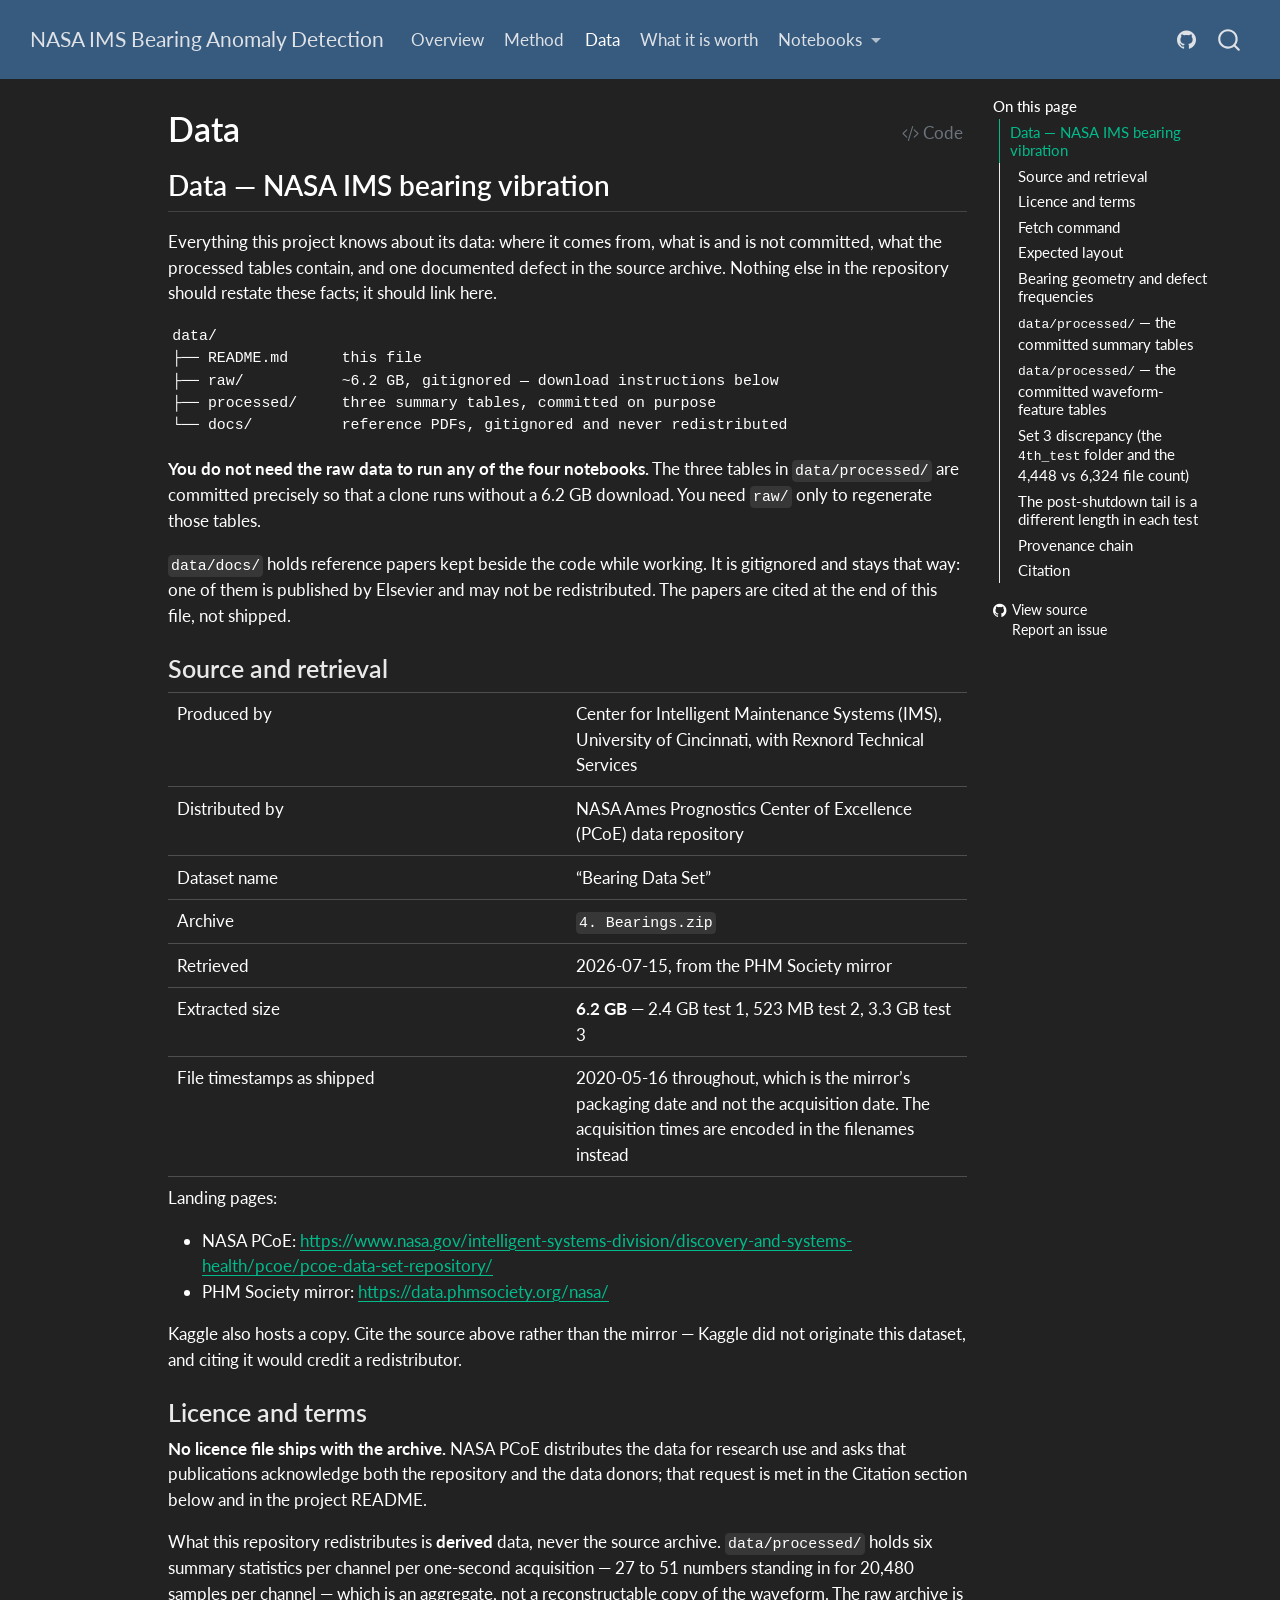
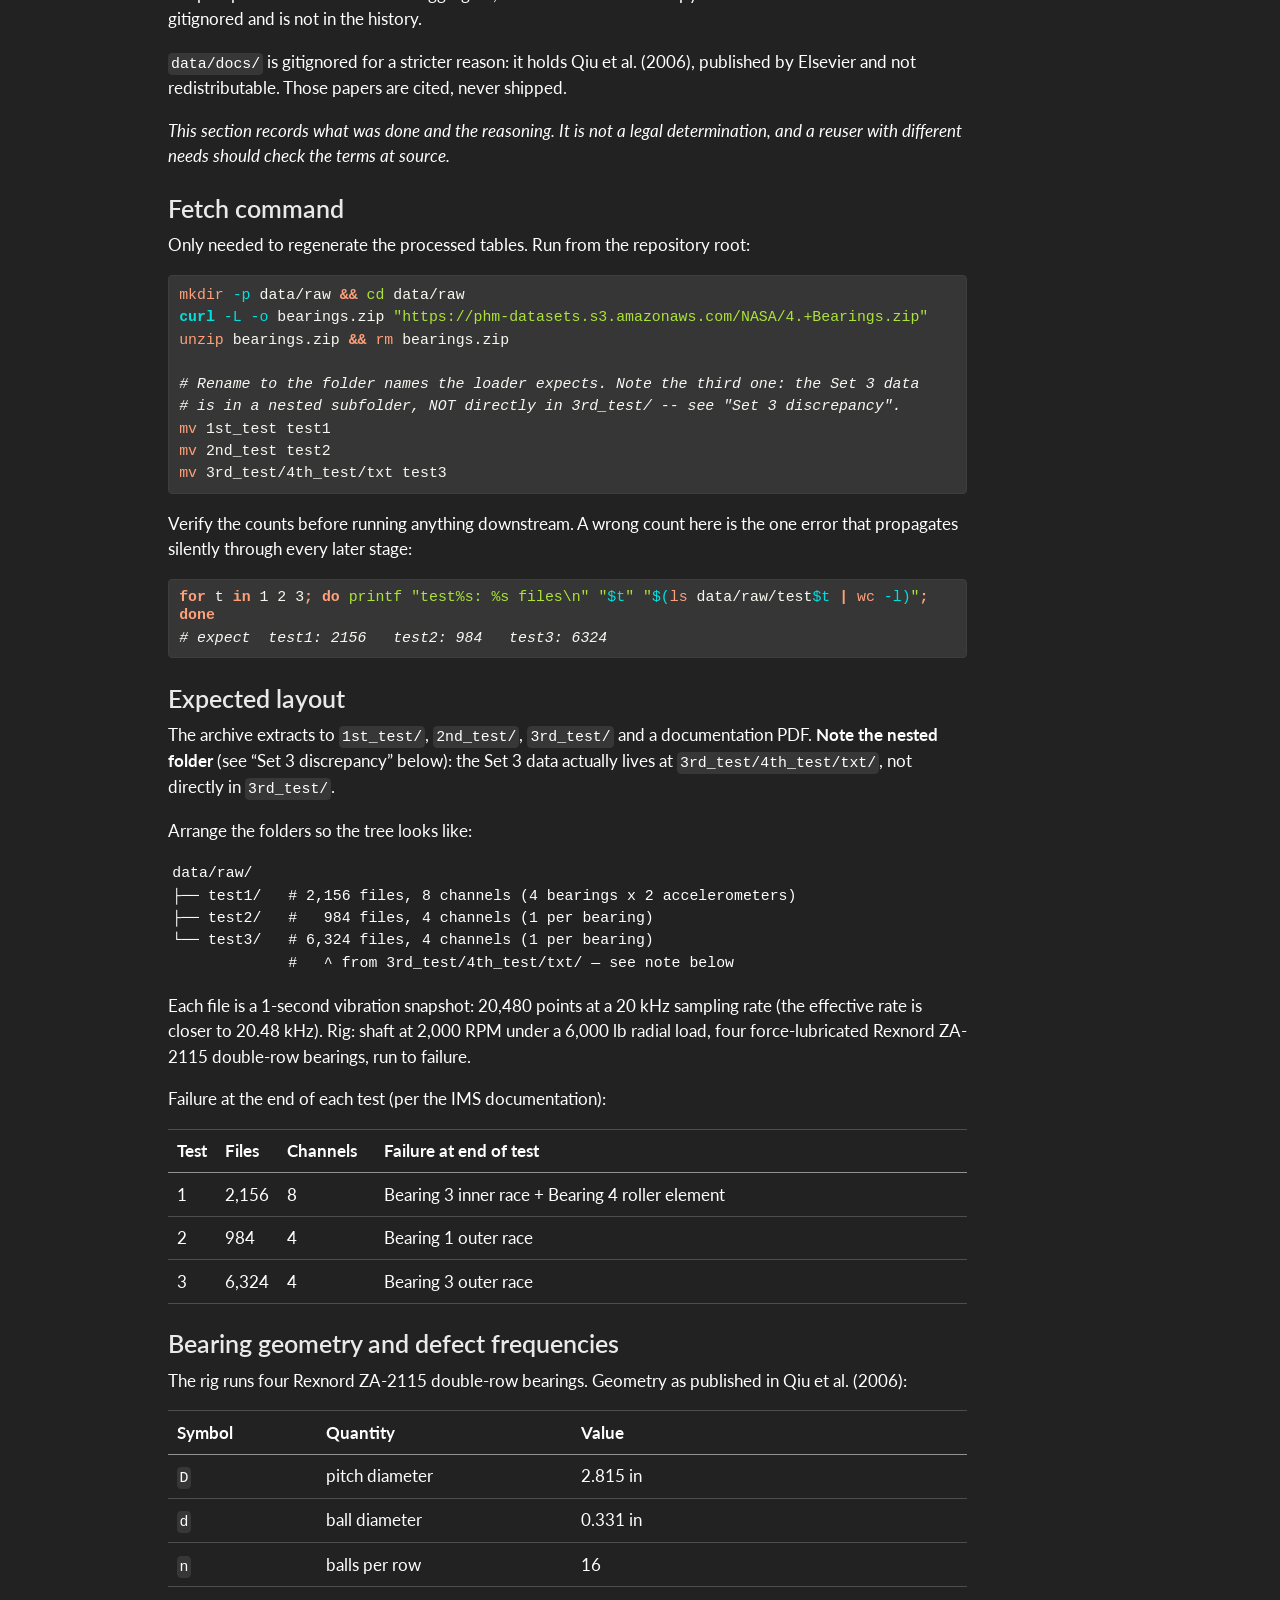
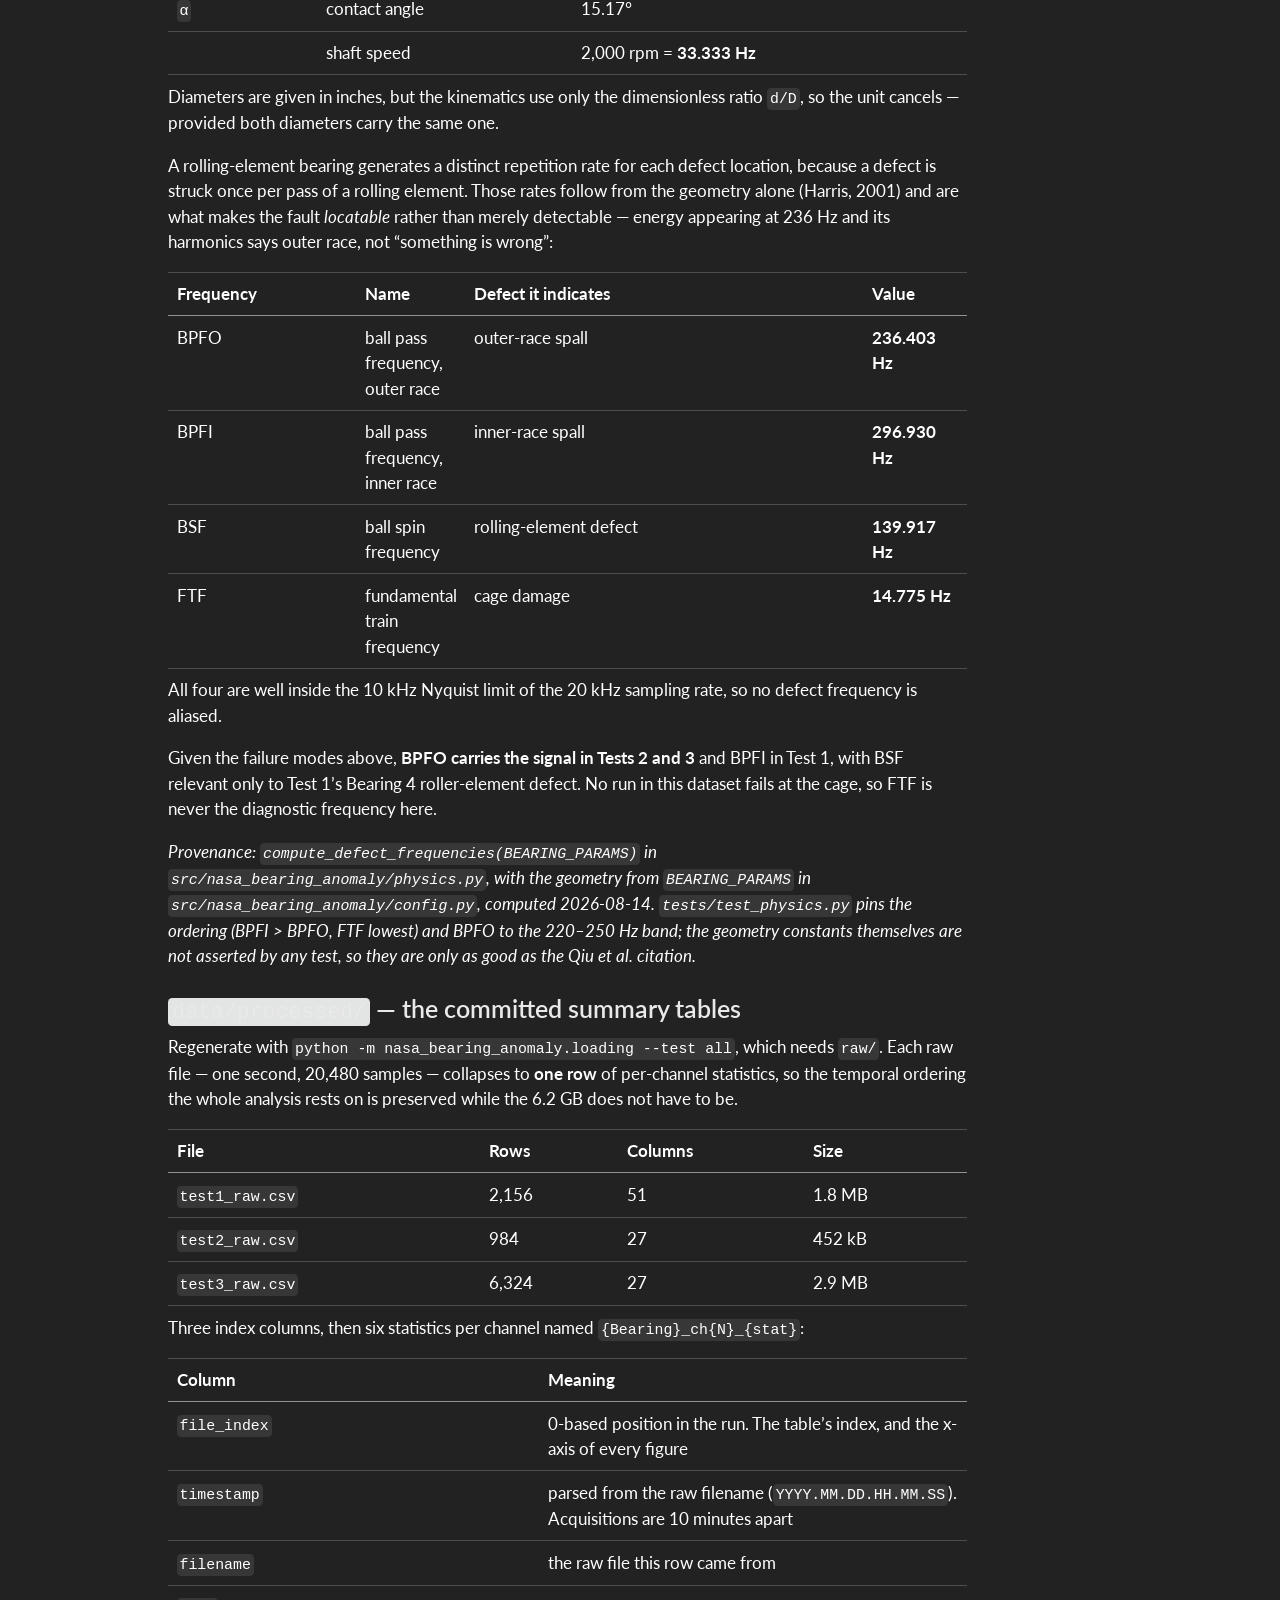
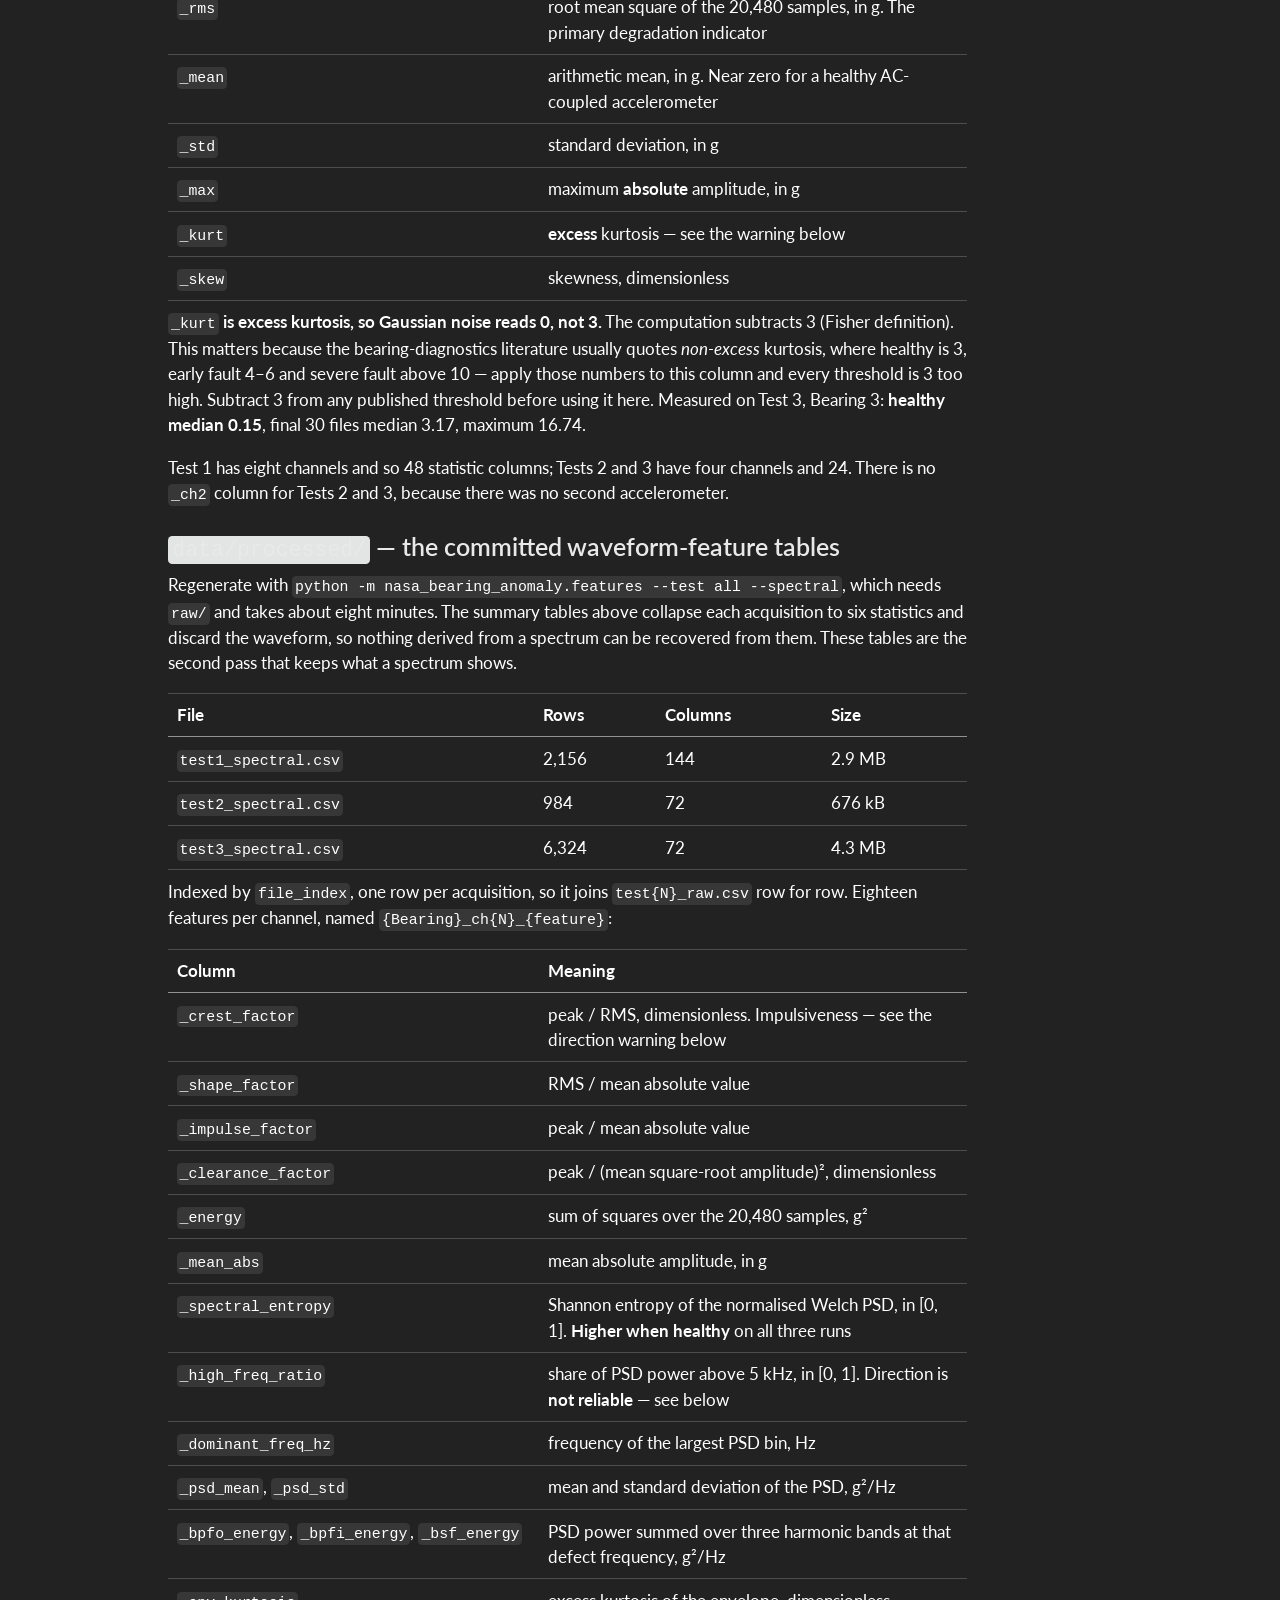
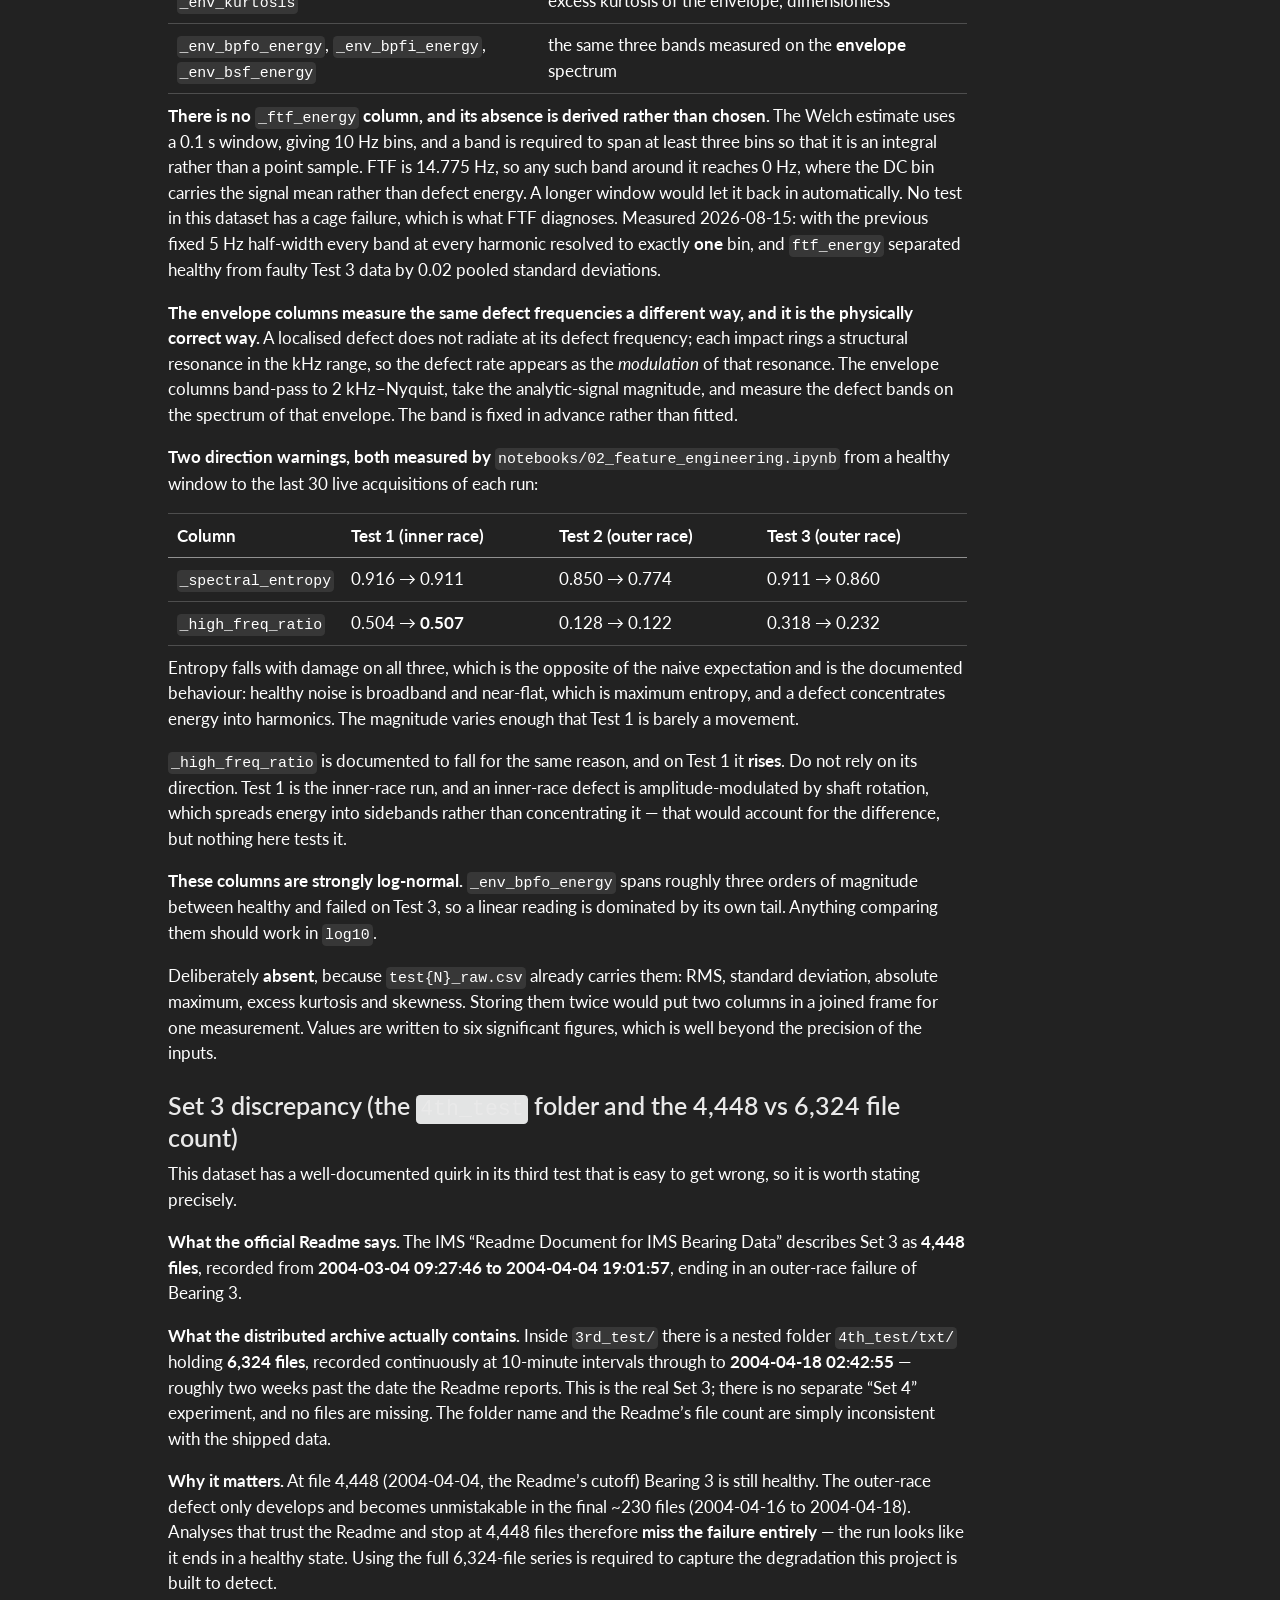
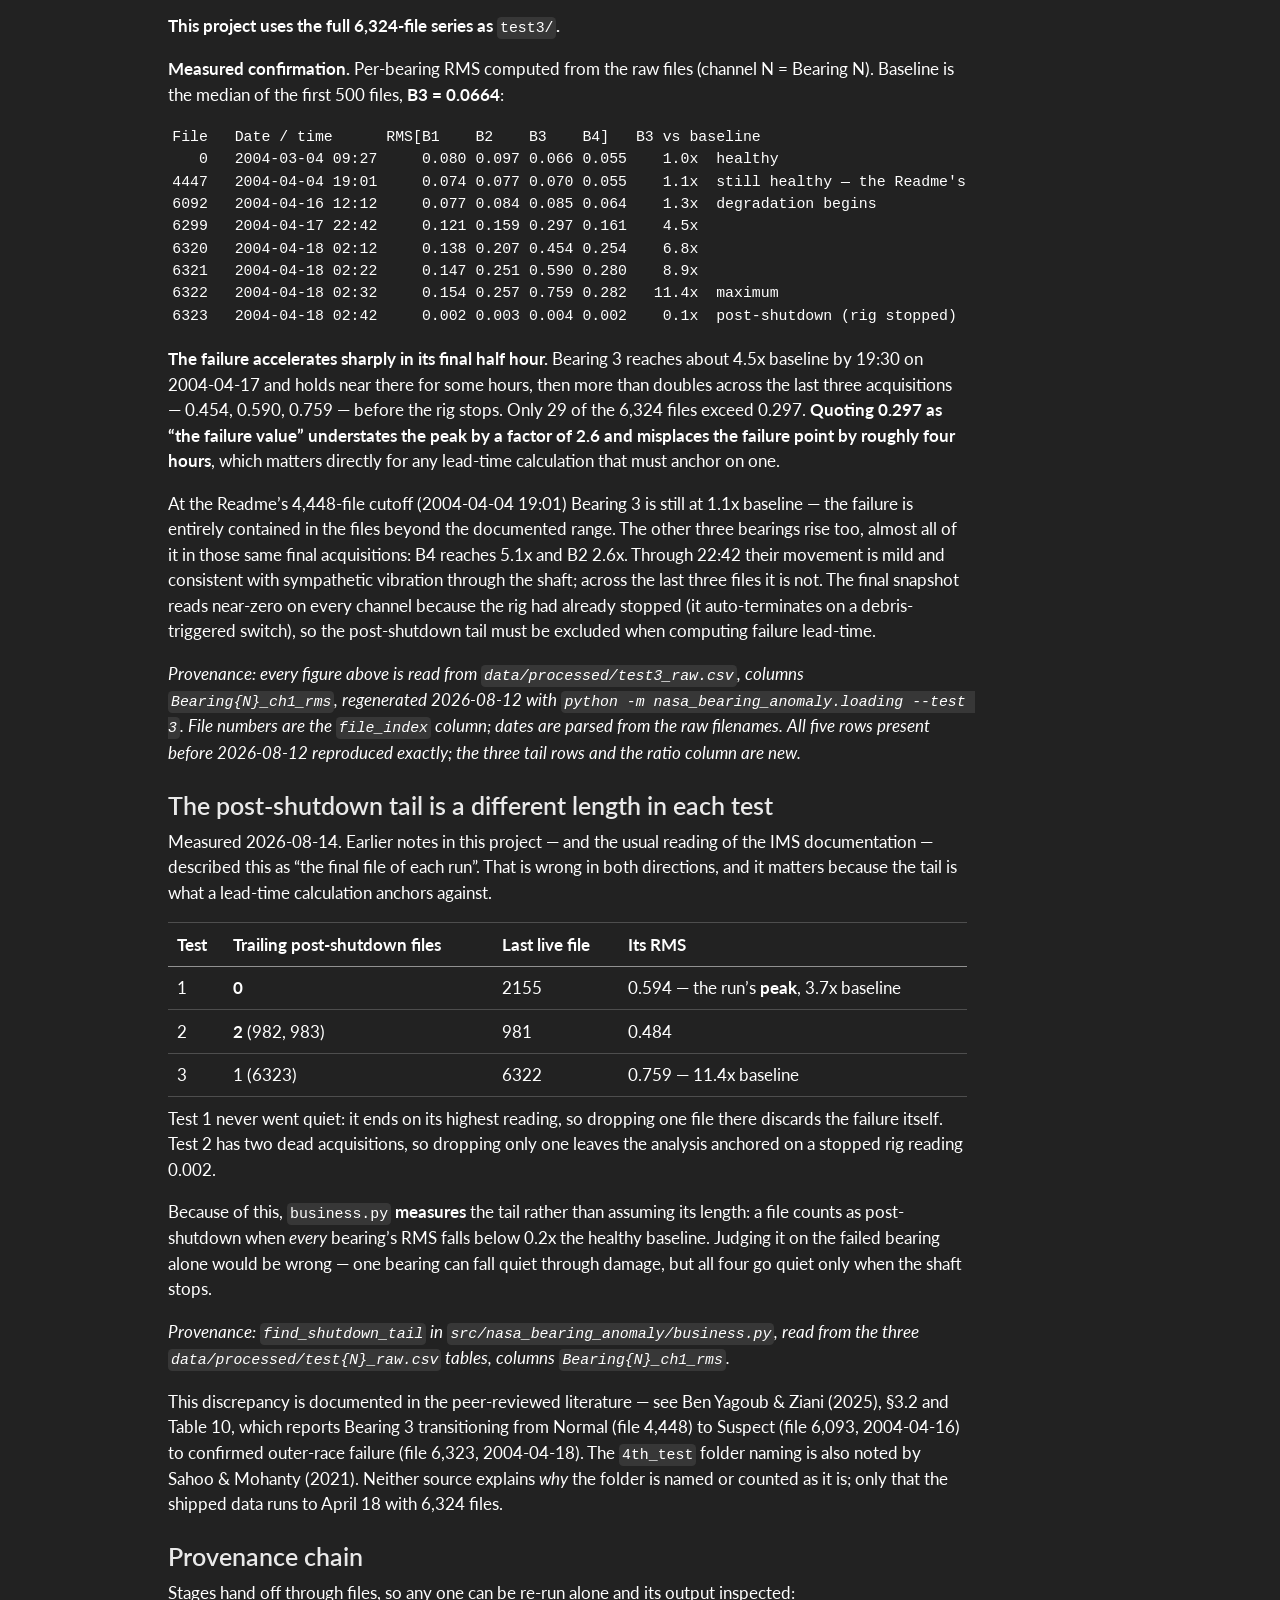
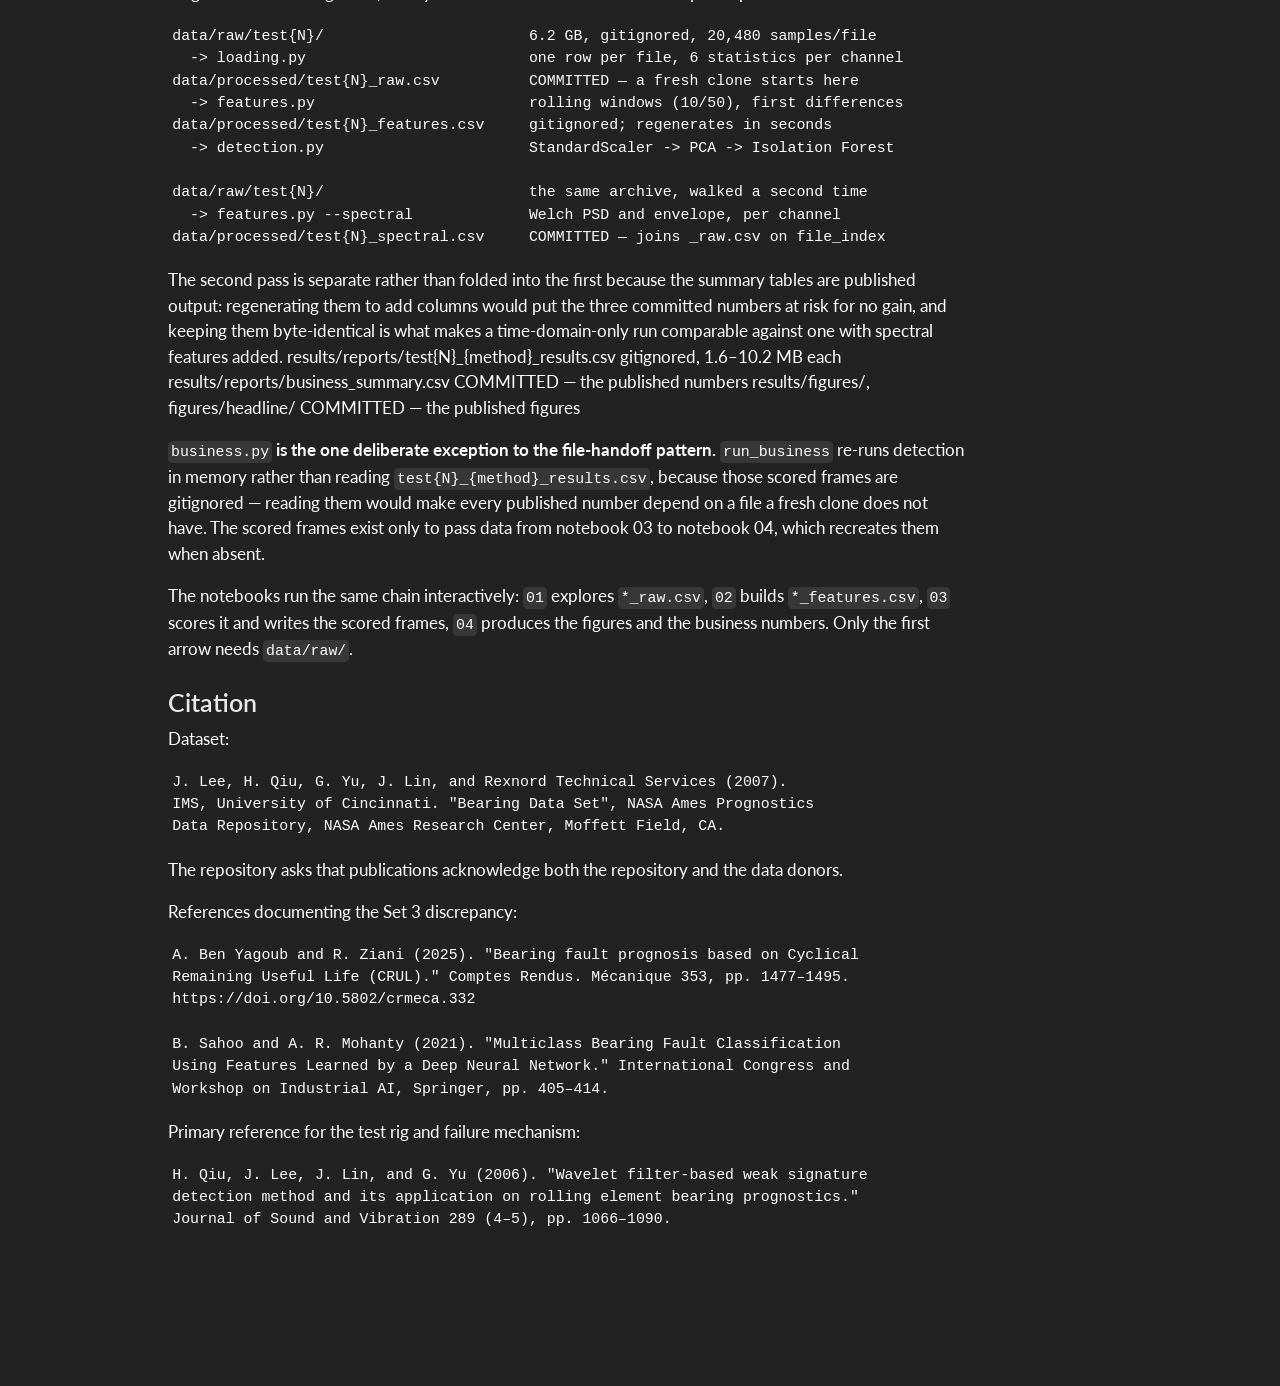
<file: data.html>
<!DOCTYPE html>
<html xmlns="http://www.w3.org/1999/xhtml" lang="en" xml:lang="en"><head>

<meta charset="utf-8">
<meta name="generator" content="quarto-1.10.18">

<meta name="viewport" content="width=device-width, initial-scale=1.0, user-scalable=yes">


<title>Data – NASA IMS Bearing Anomaly Detection</title>
<style>
/* Default styles provided by pandoc.
** See https://pandoc.org/MANUAL.html#variables-for-html for config info.
*/
span.smallcaps{font-variant: small-caps;}
div.columns{display: flex; gap: 1.5em;}
div.column{flex: auto;}
@media screen {
div.columns{gap: min(4vw, 1.5em);}
div.column{overflow-x: auto;}
}
div.hanging-indent{margin-left: 1.5em; text-indent: -1.5em;}
ul.task-list{list-style: none;}
ul.task-list li input[type="checkbox"] {
  width: 0.8em;
  margin: 0 0.8em 0.2em -1em; /* quarto-specific, see https://github.com/quarto-dev/quarto-cli/issues/4556 */ 
  vertical-align: middle;
}
/* CSS for syntax highlighting */
html { -webkit-text-size-adjust: 100%; }
pre > code.sourceCode { white-space: pre; position: relative; }
pre > code.sourceCode > span { display: inline-block; line-height: 1.25; }
pre > code.sourceCode > span:empty { height: 1.2em; }
.sourceCode { overflow: visible; }
code.sourceCode > span { color: inherit; text-decoration: inherit; }
div.sourceCode { margin: 1em 0; }
pre.sourceCode { margin: 0; }
@media screen {
div.sourceCode { overflow: auto; }
}
@media print {
pre > code.sourceCode { white-space: pre-wrap; }
pre > code.sourceCode > span { text-indent: -5em; padding-left: 5em; }
}
pre.numberSource code
  { counter-reset: source-line 0; }
pre.numberSource code > span
  { position: relative; left: -4em; counter-increment: source-line; }
pre.numberSource code > span > a:first-child::before
  { content: counter(source-line);
    position: relative; left: -1em; text-align: right; vertical-align: baseline;
    border: none; display: inline-block;
    -webkit-touch-callout: none; -webkit-user-select: none;
    -khtml-user-select: none; -moz-user-select: none;
    -ms-user-select: none; user-select: none;
    padding: 0 4px; width: 4em;
  }
pre.numberSource { margin-left: 3em;  padding-left: 4px; }
div.sourceCode
  {   }
@media screen {
pre > code.sourceCode > span > a:first-child::before { text-decoration: underline; }
}
</style>


<script src="site_libs/quarto-nav/quarto-nav.js"></script>
<script src="site_libs/quarto-nav/headroom.min.js"></script>
<script src="site_libs/clipboard/clipboard.min.js"></script>
<script src="site_libs/quarto-search/autocomplete.umd.js"></script>
<script src="site_libs/quarto-search/fuse.min.js"></script>
<script src="site_libs/quarto-search/quarto-search.js"></script>
<meta name="quarto:offset" content="./">
<script src="site_libs/quarto-html/quarto.js" type="module"></script>
<script src="site_libs/quarto-html/tabsets/tabsets.js" type="module"></script>
<script src="site_libs/quarto-html/popper.min.js"></script>
<script src="site_libs/quarto-html/tippy.umd.min.js"></script>
<script src="site_libs/quarto-html/anchor.min.js"></script>
<link href="site_libs/quarto-html/tippy.css" rel="stylesheet">
<link href="site_libs/quarto-html/quarto-syntax-highlighting-dark-b85bc7c33db8c58e0ec93c3465666fed.css" rel="stylesheet" id="quarto-text-highlighting-styles">
<script src="site_libs/bootstrap/bootstrap.min.js"></script>
<link href="site_libs/bootstrap/bootstrap-icons.css" rel="stylesheet">
<link href="site_libs/bootstrap/bootstrap-d4efa1c2d0bb63bc82632f85e774b19d.min.css" rel="stylesheet" append-hash="true" id="quarto-bootstrap" data-mode="dark">
<script id="quarto-search-options" type="application/json">{
  "location": "navbar",
  "copy-button": false,
  "collapse-after": 3,
  "panel-placement": "end",
  "type": "overlay",
  "limit": 50,
  "keyboard-shortcut": [
    "f",
    "/",
    "s"
  ],
  "show-item-context": false,
  "language": {
    "search-no-results-text": "No results",
    "search-matching-documents-text": "matching documents",
    "search-copy-link-title": "Copy link to search",
    "search-hide-matches-text": "Hide additional matches",
    "search-more-match-text": "more match in this document",
    "search-more-matches-text": "more matches in this document",
    "search-clear-button-title": "Clear",
    "search-text-placeholder": "",
    "search-detached-cancel-button-title": "Cancel",
    "search-submit-button-title": "Submit",
    "search-label": "Search"
  }
}</script>


</head>

<body class="nav-fixed quarto-light">

<div id="quarto-search-results"></div>
  <header id="quarto-header" class="headroom fixed-top">
    <nav class="navbar navbar-expand-lg " data-bs-theme="dark">
      <div class="navbar-container container-fluid">
      <div class="navbar-brand-container mx-auto">
    <a class="navbar-brand" href="./index.html">
    <span class="navbar-title">NASA IMS Bearing Anomaly Detection</span>
    </a>
  </div>
            <div id="quarto-search" class="" title="Search"></div>
          <button class="navbar-toggler" type="button" data-bs-toggle="collapse" data-bs-target="#navbarCollapse" aria-controls="navbarCollapse" role="menu" aria-expanded="false" aria-label="Toggle navigation" onclick="if (window.quartoToggleHeadroom) { window.quartoToggleHeadroom(); }">
  <span class="navbar-toggler-icon"></span>
</button>
          <div class="collapse navbar-collapse" id="navbarCollapse">
            <ul class="navbar-nav navbar-nav-scroll me-auto">
  <li class="nav-item">
    <a class="nav-link" href="./index.html"> 
<span class="menu-text">Overview</span></a>
  </li>  
  <li class="nav-item">
    <a class="nav-link" href="./methodology.html"> 
<span class="menu-text">Method</span></a>
  </li>  
  <li class="nav-item">
    <a class="nav-link active" href="./data.html" aria-current="page"> 
<span class="menu-text">Data</span></a>
  </li>  
  <li class="nav-item">
    <a class="nav-link" href="./business.html"> 
<span class="menu-text">What it is worth</span></a>
  </li>  
  <li class="nav-item dropdown ">
    <a class="nav-link dropdown-toggle" href="#" id="nav-menu-notebooks" role="link" data-bs-toggle="dropdown" aria-expanded="false">
 <span class="menu-text">Notebooks</span>
    </a>
    <ul class="dropdown-menu" aria-labelledby="nav-menu-notebooks">    
        <li>
    <a class="dropdown-item" href="./notebooks/01_data_exploration.html">
 <span class="dropdown-text">Notebook 01 — Data Exploration</span></a>
  </li>  
        <li>
    <a class="dropdown-item" href="./notebooks/02_feature_engineering.html">
 <span class="dropdown-text">Notebook 02 — Feature Engineering</span></a>
  </li>  
        <li>
    <a class="dropdown-item" href="./notebooks/03_anomaly_detection.html">
 <span class="dropdown-text">Notebook 03 — Anomaly Detection</span></a>
  </li>  
        <li>
    <a class="dropdown-item" href="./notebooks/04_results_visualization.html">
 <span class="dropdown-text">Notebook 04 — Results and Figures</span></a>
  </li>  
    </ul>
  </li>
</ul>
            <ul class="navbar-nav navbar-nav-scroll ms-auto">
  <li class="nav-item compact">
    <a class="nav-link" href="https://github.com/fatemeh-studio/nasa-bearing-anomaly"> <i class="bi bi-github" role="img" aria-label="Source on GitHub">
</i> 
<span class="menu-text"></span></a>
  </li>  
</ul>
          </div> <!-- /navcollapse -->
            <div class="quarto-navbar-tools">
</div>
      </div> <!-- /container-fluid -->
    </nav>
</header>
<!-- content -->
<div id="quarto-content" class="quarto-container page-columns page-rows-contents page-layout-article page-navbar">
<!-- sidebar -->
<!-- margin-sidebar -->
    <div id="quarto-margin-sidebar" class="sidebar margin-sidebar">
        <nav id="TOC" role="doc-toc" class="toc-active">
    <h2 id="toc-title">On this page</h2>
   
  <ul>
  <li><a href="#data-nasa-ims-bearing-vibration" id="toc-data-nasa-ims-bearing-vibration" class="nav-link active" data-scroll-target="#data-nasa-ims-bearing-vibration">Data — NASA IMS bearing vibration</a>
  <ul class="collapse">
  <li><a href="#source-and-retrieval" id="toc-source-and-retrieval" class="nav-link" data-scroll-target="#source-and-retrieval">Source and retrieval</a></li>
  <li><a href="#licence-and-terms" id="toc-licence-and-terms" class="nav-link" data-scroll-target="#licence-and-terms">Licence and terms</a></li>
  <li><a href="#fetch-command" id="toc-fetch-command" class="nav-link" data-scroll-target="#fetch-command">Fetch command</a></li>
  <li><a href="#expected-layout" id="toc-expected-layout" class="nav-link" data-scroll-target="#expected-layout">Expected layout</a></li>
  <li><a href="#bearing-geometry-and-defect-frequencies" id="toc-bearing-geometry-and-defect-frequencies" class="nav-link" data-scroll-target="#bearing-geometry-and-defect-frequencies">Bearing geometry and defect frequencies</a></li>
  <li><a href="#dataprocessed-the-committed-summary-tables" id="toc-dataprocessed-the-committed-summary-tables" class="nav-link" data-scroll-target="#dataprocessed-the-committed-summary-tables"><code>data/processed/</code> — the committed summary tables</a></li>
  <li><a href="#dataprocessed-the-committed-waveform-feature-tables" id="toc-dataprocessed-the-committed-waveform-feature-tables" class="nav-link" data-scroll-target="#dataprocessed-the-committed-waveform-feature-tables"><code>data/processed/</code> — the committed waveform-feature tables</a></li>
  <li><a href="#set-3-discrepancy-the-4th_test-folder-and-the-4448-vs-6324-file-count" id="toc-set-3-discrepancy-the-4th_test-folder-and-the-4448-vs-6324-file-count" class="nav-link" data-scroll-target="#set-3-discrepancy-the-4th_test-folder-and-the-4448-vs-6324-file-count">Set 3 discrepancy (the <code>4th_test</code> folder and the 4,448 vs 6,324 file count)</a></li>
  <li><a href="#the-post-shutdown-tail-is-a-different-length-in-each-test" id="toc-the-post-shutdown-tail-is-a-different-length-in-each-test" class="nav-link" data-scroll-target="#the-post-shutdown-tail-is-a-different-length-in-each-test">The post-shutdown tail is a different length in each test</a></li>
  <li><a href="#provenance-chain" id="toc-provenance-chain" class="nav-link" data-scroll-target="#provenance-chain">Provenance chain</a></li>
  <li><a href="#citation" id="toc-citation" class="nav-link" data-scroll-target="#citation">Citation</a></li>
  </ul></li>
  </ul>
<div class="toc-actions"><ul><li><a href="https://github.com/fatemeh-studio/nasa-bearing-anomaly/blob/main/data.qmd" class="toc-action"><i class="bi bi-github"></i>View source</a></li><li><a href="https://github.com/fatemeh-studio/nasa-bearing-anomaly/issues/new" class="toc-action"><i class="bi empty"></i>Report an issue</a></li></ul></div></nav>
    </div>
<!-- main -->
<main class="content" id="quarto-document-content">

<header id="title-block-header" class="quarto-title-block default">
<div class="quarto-title">
<div class="quarto-title-block"><div><h1 class="title">Data</h1><button type="button" class="btn code-tools-button" id="quarto-code-tools-source"><i class="bi"></i> Code</button></div></div>
</div>



<div class="quarto-title-meta">

    
  
    
  </div>
  


</header>


<!--
One include, deliberately. data/README.md is the single source of truth for every
fact about the data, and it stays browsable on GitHub at its own path. Restating any
of it here would create a second copy that drifts. The "!data/README.md" entry in
_quarto.yml's render list stops Quarto also emitting it as a standalone page.

shift-heading-level-by pushes the included file's headings down one level, so its
own H1 becomes an H2 beneath this page's title instead of a second H1 competing with
it. Without the shift the page opens with "Data" immediately followed by an equally
sized "Data — NASA IMS bearing vibration"; dropping the frontmatter title instead
leaves an empty title element and a lowercase browser tab. The shift is the only one
of the three that produces a correct heading hierarchy without editing the source
file, which has to keep its H1 to read properly on GitHub.
-->
<section id="data-nasa-ims-bearing-vibration" class="level2">
<h2 class="anchored" data-anchor-id="data-nasa-ims-bearing-vibration">Data — NASA IMS bearing vibration</h2>
<p>Everything this project knows about its data: where it comes from, what is and is not committed, what the processed tables contain, and one documented defect in the source archive. Nothing else in the repository should restate these facts; it should link here.</p>
<pre><code>data/
├── README.md      this file
├── raw/           ~6.2 GB, gitignored — download instructions below
├── processed/     three summary tables, committed on purpose
└── docs/          reference PDFs, gitignored and never redistributed</code></pre>
<p><strong>You do not need the raw data to run any of the four notebooks.</strong> The three tables in <code>data/processed/</code> are committed precisely so that a clone runs without a 6.2 GB download. You need <code>raw/</code> only to regenerate those tables.</p>
<p><code>data/docs/</code> holds reference papers kept beside the code while working. It is gitignored and stays that way: one of them is published by Elsevier and may not be redistributed. The papers are cited at the end of this file, not shipped.</p>
<section id="source-and-retrieval" class="level3">
<h3 class="anchored" data-anchor-id="source-and-retrieval">Source and retrieval</h3>
<table class="caption-top table">
<colgroup>
<col style="width: 50%">
<col style="width: 50%">
</colgroup>
<tbody>
<tr class="odd">
<td>Produced by</td>
<td>Center for Intelligent Maintenance Systems (IMS), University of Cincinnati, with Rexnord Technical Services</td>
</tr>
<tr class="even">
<td>Distributed by</td>
<td>NASA Ames Prognostics Center of Excellence (PCoE) data repository</td>
</tr>
<tr class="odd">
<td>Dataset name</td>
<td>“Bearing Data Set”</td>
</tr>
<tr class="even">
<td>Archive</td>
<td><code>4. Bearings.zip</code></td>
</tr>
<tr class="odd">
<td>Retrieved</td>
<td>2026-07-15, from the PHM Society mirror</td>
</tr>
<tr class="even">
<td>Extracted size</td>
<td><strong>6.2 GB</strong> — 2.4 GB test 1, 523 MB test 2, 3.3 GB test 3</td>
</tr>
<tr class="odd">
<td>File timestamps as shipped</td>
<td>2020-05-16 throughout, which is the mirror’s packaging date and not the acquisition date. The acquisition times are encoded in the filenames instead</td>
</tr>
</tbody>
</table>
<p>Landing pages:</p>
<ul>
<li>NASA PCoE: <a href="https://www.nasa.gov/intelligent-systems-division/discovery-and-systems-health/pcoe/pcoe-data-set-repository/" class="uri">https://www.nasa.gov/intelligent-systems-division/discovery-and-systems-health/pcoe/pcoe-data-set-repository/</a></li>
<li>PHM Society mirror: <a href="https://data.phmsociety.org/nasa/" class="uri">https://data.phmsociety.org/nasa/</a></li>
</ul>
<p>Kaggle also hosts a copy. Cite the source above rather than the mirror — Kaggle did not originate this dataset, and citing it would credit a redistributor.</p>
</section>
<section id="licence-and-terms" class="level3">
<h3 class="anchored" data-anchor-id="licence-and-terms">Licence and terms</h3>
<p><strong>No licence file ships with the archive.</strong> NASA PCoE distributes the data for research use and asks that publications acknowledge both the repository and the data donors; that request is met in the Citation section below and in the project README.</p>
<p>What this repository redistributes is <strong>derived</strong> data, never the source archive. <code>data/processed/</code> holds six summary statistics per channel per one-second acquisition — 27 to 51 numbers standing in for 20,480 samples per channel — which is an aggregate, not a reconstructable copy of the waveform. The raw archive is gitignored and is not in the history.</p>
<p><code>data/docs/</code> is gitignored for a stricter reason: it holds Qiu et al.&nbsp;(2006), published by Elsevier and not redistributable. Those papers are cited, never shipped.</p>
<p><em>This section records what was done and the reasoning. It is not a legal determination, and a reuser with different needs should check the terms at source.</em></p>
</section>
<section id="fetch-command" class="level3">
<h3 class="anchored" data-anchor-id="fetch-command">Fetch command</h3>
<p>Only needed to regenerate the processed tables. Run from the repository root:</p>
<div class="code-copy-outer-scaffold"><div class="sourceCode" id="cb2"><pre class="sourceCode bash code-with-copy"><code class="sourceCode bash"><span id="cb2-1"><a href="#cb2-1" aria-hidden="true" tabindex="-1"></a><span class="fu">mkdir</span> <span class="at">-p</span> data/raw <span class="kw">&amp;&amp;</span> <span class="bu">cd</span> data/raw</span>
<span id="cb2-2"><a href="#cb2-2" aria-hidden="true" tabindex="-1"></a><span class="ex">curl</span> <span class="at">-L</span> <span class="at">-o</span> bearings.zip <span class="st">"https://phm-datasets.s3.amazonaws.com/NASA/4.+Bearings.zip"</span></span>
<span id="cb2-3"><a href="#cb2-3" aria-hidden="true" tabindex="-1"></a><span class="fu">unzip</span> bearings.zip <span class="kw">&amp;&amp;</span> <span class="fu">rm</span> bearings.zip</span>
<span id="cb2-4"><a href="#cb2-4" aria-hidden="true" tabindex="-1"></a></span>
<span id="cb2-5"><a href="#cb2-5" aria-hidden="true" tabindex="-1"></a><span class="co"># Rename to the folder names the loader expects. Note the third one: the Set 3 data</span></span>
<span id="cb2-6"><a href="#cb2-6" aria-hidden="true" tabindex="-1"></a><span class="co"># is in a nested subfolder, NOT directly in 3rd_test/ -- see "Set 3 discrepancy".</span></span>
<span id="cb2-7"><a href="#cb2-7" aria-hidden="true" tabindex="-1"></a><span class="fu">mv</span> 1st_test test1</span>
<span id="cb2-8"><a href="#cb2-8" aria-hidden="true" tabindex="-1"></a><span class="fu">mv</span> 2nd_test test2</span>
<span id="cb2-9"><a href="#cb2-9" aria-hidden="true" tabindex="-1"></a><span class="fu">mv</span> 3rd_test/4th_test/txt test3</span></code></pre></div><button title="Copy to Clipboard" class="code-copy-button"><i class="bi"></i></button></div>
<p>Verify the counts before running anything downstream. A wrong count here is the one error that propagates silently through every later stage:</p>
<div class="code-copy-outer-scaffold"><div class="sourceCode" id="cb3"><pre class="sourceCode bash code-with-copy"><code class="sourceCode bash"><span id="cb3-1"><a href="#cb3-1" aria-hidden="true" tabindex="-1"></a><span class="cf">for</span> t <span class="kw">in</span> 1 2 3<span class="kw">;</span> <span class="cf">do</span> <span class="bu">printf</span> <span class="st">"test%s: %s files\n"</span> <span class="st">"</span><span class="va">$t</span><span class="st">"</span> <span class="st">"</span><span class="va">$(</span><span class="fu">ls</span> data/raw/test<span class="va">$t</span> <span class="kw">|</span> <span class="fu">wc</span> <span class="at">-l</span><span class="va">)</span><span class="st">"</span><span class="kw">;</span> <span class="cf">done</span></span>
<span id="cb3-2"><a href="#cb3-2" aria-hidden="true" tabindex="-1"></a><span class="co"># expect  test1: 2156   test2: 984   test3: 6324</span></span></code></pre></div><button title="Copy to Clipboard" class="code-copy-button"><i class="bi"></i></button></div>
</section>
<section id="expected-layout" class="level3">
<h3 class="anchored" data-anchor-id="expected-layout">Expected layout</h3>
<p>The archive extracts to <code>1st_test/</code>, <code>2nd_test/</code>, <code>3rd_test/</code> and a documentation PDF. <strong>Note the nested folder</strong> (see “Set 3 discrepancy” below): the Set 3 data actually lives at <code>3rd_test/4th_test/txt/</code>, not directly in <code>3rd_test/</code>.</p>
<p>Arrange the folders so the tree looks like:</p>
<pre><code>data/raw/
├── test1/   # 2,156 files, 8 channels (4 bearings x 2 accelerometers)
├── test2/   #   984 files, 4 channels (1 per bearing)
└── test3/   # 6,324 files, 4 channels (1 per bearing)
             #   ^ from 3rd_test/4th_test/txt/ — see note below</code></pre>
<p>Each file is a 1-second vibration snapshot: 20,480 points at a 20 kHz sampling rate (the effective rate is closer to 20.48 kHz). Rig: shaft at 2,000 RPM under a 6,000 lb radial load, four force-lubricated Rexnord ZA-2115 double-row bearings, run to failure.</p>
<p>Failure at the end of each test (per the IMS documentation):</p>
<table class="caption-top table">
<colgroup>
<col style="width: 6%">
<col style="width: 7%">
<col style="width: 12%">
<col style="width: 73%">
</colgroup>
<thead>
<tr class="header">
<th>Test</th>
<th>Files</th>
<th>Channels</th>
<th>Failure at end of test</th>
</tr>
</thead>
<tbody>
<tr class="odd">
<td>1</td>
<td>2,156</td>
<td>8</td>
<td>Bearing 3 inner race + Bearing 4 roller element</td>
</tr>
<tr class="even">
<td>2</td>
<td>984</td>
<td>4</td>
<td>Bearing 1 outer race</td>
</tr>
<tr class="odd">
<td>3</td>
<td>6,324</td>
<td>4</td>
<td>Bearing 3 outer race</td>
</tr>
</tbody>
</table>
</section>
<section id="bearing-geometry-and-defect-frequencies" class="level3">
<h3 class="anchored" data-anchor-id="bearing-geometry-and-defect-frequencies">Bearing geometry and defect frequencies</h3>
<p>The rig runs four Rexnord ZA-2115 double-row bearings. Geometry as published in Qiu et al.&nbsp;(2006):</p>
<table class="caption-top table">
<thead>
<tr class="header">
<th>Symbol</th>
<th>Quantity</th>
<th>Value</th>
</tr>
</thead>
<tbody>
<tr class="odd">
<td><code>D</code></td>
<td>pitch diameter</td>
<td>2.815 in</td>
</tr>
<tr class="even">
<td><code>d</code></td>
<td>ball diameter</td>
<td>0.331 in</td>
</tr>
<tr class="odd">
<td><code>n</code></td>
<td>balls per row</td>
<td>16</td>
</tr>
<tr class="even">
<td><code>α</code></td>
<td>contact angle</td>
<td>15.17°</td>
</tr>
<tr class="odd">
<td></td>
<td>shaft speed</td>
<td>2,000 rpm = <strong>33.333 Hz</strong></td>
</tr>
</tbody>
</table>
<p>Diameters are given in inches, but the kinematics use only the dimensionless ratio <code>d/D</code>, so the unit cancels — provided both diameters carry the same one.</p>
<p>A rolling-element bearing generates a distinct repetition rate for each defect location, because a defect is struck once per pass of a rolling element. Those rates follow from the geometry alone (Harris, 2001) and are what makes the fault <em>locatable</em> rather than merely detectable — energy appearing at 236 Hz and its harmonics says outer race, not “something is wrong”:</p>
<table class="caption-top table">
<colgroup>
<col style="width: 24%">
<col style="width: 10%">
<col style="width: 51%">
<col style="width: 13%">
</colgroup>
<thead>
<tr class="header">
<th>Frequency</th>
<th>Name</th>
<th>Defect it indicates</th>
<th>Value</th>
</tr>
</thead>
<tbody>
<tr class="odd">
<td>BPFO</td>
<td>ball pass frequency, outer race</td>
<td>outer-race spall</td>
<td><strong>236.403 Hz</strong></td>
</tr>
<tr class="even">
<td>BPFI</td>
<td>ball pass frequency, inner race</td>
<td>inner-race spall</td>
<td><strong>296.930 Hz</strong></td>
</tr>
<tr class="odd">
<td>BSF</td>
<td>ball spin frequency</td>
<td>rolling-element defect</td>
<td><strong>139.917 Hz</strong></td>
</tr>
<tr class="even">
<td>FTF</td>
<td>fundamental train frequency</td>
<td>cage damage</td>
<td><strong>14.775 Hz</strong></td>
</tr>
</tbody>
</table>
<p>All four are well inside the 10 kHz Nyquist limit of the 20 kHz sampling rate, so no defect frequency is aliased.</p>
<p>Given the failure modes above, <strong>BPFO carries the signal in Tests 2 and 3</strong> and BPFI in Test 1, with BSF relevant only to Test 1’s Bearing 4 roller-element defect. No run in this dataset fails at the cage, so FTF is never the diagnostic frequency here.</p>
<p><em>Provenance: <code>compute_defect_frequencies(BEARING_PARAMS)</code> in <code>src/nasa_bearing_anomaly/physics.py</code>, with the geometry from <code>BEARING_PARAMS</code> in <code>src/nasa_bearing_anomaly/config.py</code>, computed 2026-08-14. <code>tests/test_physics.py</code> pins the ordering (BPFI &gt; BPFO, FTF lowest) and BPFO to the 220–250 Hz band; the geometry constants themselves are not asserted by any test, so they are only as good as the Qiu et al.&nbsp;citation.</em></p>
</section>
<section id="dataprocessed-the-committed-summary-tables" class="level3">
<h3 class="anchored" data-anchor-id="dataprocessed-the-committed-summary-tables"><code>data/processed/</code> — the committed summary tables</h3>
<p>Regenerate with <code>python -m nasa_bearing_anomaly.loading --test all</code>, which needs <code>raw/</code>. Each raw file — one second, 20,480 samples — collapses to <strong>one row</strong> of per-channel statistics, so the temporal ordering the whole analysis rests on is preserved while the 6.2 GB does not have to be.</p>
<table class="caption-top table">
<thead>
<tr class="header">
<th>File</th>
<th>Rows</th>
<th>Columns</th>
<th>Size</th>
</tr>
</thead>
<tbody>
<tr class="odd">
<td><code>test1_raw.csv</code></td>
<td>2,156</td>
<td>51</td>
<td>1.8 MB</td>
</tr>
<tr class="even">
<td><code>test2_raw.csv</code></td>
<td>984</td>
<td>27</td>
<td>452 kB</td>
</tr>
<tr class="odd">
<td><code>test3_raw.csv</code></td>
<td>6,324</td>
<td>27</td>
<td>2.9 MB</td>
</tr>
</tbody>
</table>
<p>Three index columns, then six statistics per channel named <code>{Bearing}_ch{N}_{stat}</code>:</p>
<table class="caption-top table">
<colgroup>
<col style="width: 46%">
<col style="width: 53%">
</colgroup>
<thead>
<tr class="header">
<th>Column</th>
<th>Meaning</th>
</tr>
</thead>
<tbody>
<tr class="odd">
<td><code>file_index</code></td>
<td>0-based position in the run. The table’s index, and the x-axis of every figure</td>
</tr>
<tr class="even">
<td><code>timestamp</code></td>
<td>parsed from the raw filename (<code>YYYY.MM.DD.HH.MM.SS</code>). Acquisitions are 10 minutes apart</td>
</tr>
<tr class="odd">
<td><code>filename</code></td>
<td>the raw file this row came from</td>
</tr>
<tr class="even">
<td><code>_rms</code></td>
<td>root mean square of the 20,480 samples, in g. The primary degradation indicator</td>
</tr>
<tr class="odd">
<td><code>_mean</code></td>
<td>arithmetic mean, in g. Near zero for a healthy AC-coupled accelerometer</td>
</tr>
<tr class="even">
<td><code>_std</code></td>
<td>standard deviation, in g</td>
</tr>
<tr class="odd">
<td><code>_max</code></td>
<td>maximum <strong>absolute</strong> amplitude, in g</td>
</tr>
<tr class="even">
<td><code>_kurt</code></td>
<td><strong>excess</strong> kurtosis — see the warning below</td>
</tr>
<tr class="odd">
<td><code>_skew</code></td>
<td>skewness, dimensionless</td>
</tr>
</tbody>
</table>
<p><strong><code>_kurt</code> is excess kurtosis, so Gaussian noise reads 0, not 3.</strong> The computation subtracts 3 (Fisher definition). This matters because the bearing-diagnostics literature usually quotes <em>non-excess</em> kurtosis, where healthy is 3, early fault 4–6 and severe fault above 10 — apply those numbers to this column and every threshold is 3 too high. Subtract 3 from any published threshold before using it here. Measured on Test 3, Bearing 3: <strong>healthy median 0.15</strong>, final 30 files median 3.17, maximum 16.74.</p>
<p>Test 1 has eight channels and so 48 statistic columns; Tests 2 and 3 have four channels and 24. There is no <code>_ch2</code> column for Tests 2 and 3, because there was no second accelerometer.</p>
</section>
<section id="dataprocessed-the-committed-waveform-feature-tables" class="level3">
<h3 class="anchored" data-anchor-id="dataprocessed-the-committed-waveform-feature-tables"><code>data/processed/</code> — the committed waveform-feature tables</h3>
<p>Regenerate with <code>python -m nasa_bearing_anomaly.features --test all --spectral</code>, which needs <code>raw/</code> and takes about eight minutes. The summary tables above collapse each acquisition to six statistics and discard the waveform, so nothing derived from a spectrum can be recovered from them. These tables are the second pass that keeps what a spectrum shows.</p>
<table class="caption-top table">
<thead>
<tr class="header">
<th>File</th>
<th>Rows</th>
<th>Columns</th>
<th>Size</th>
</tr>
</thead>
<tbody>
<tr class="odd">
<td><code>test1_spectral.csv</code></td>
<td>2,156</td>
<td>144</td>
<td>2.9 MB</td>
</tr>
<tr class="even">
<td><code>test2_spectral.csv</code></td>
<td>984</td>
<td>72</td>
<td>676 kB</td>
</tr>
<tr class="odd">
<td><code>test3_spectral.csv</code></td>
<td>6,324</td>
<td>72</td>
<td>4.3 MB</td>
</tr>
</tbody>
</table>
<p>Indexed by <code>file_index</code>, one row per acquisition, so it joins <code>test{N}_raw.csv</code> row for row. Eighteen features per channel, named <code>{Bearing}_ch{N}_{feature}</code>:</p>
<table class="caption-top table">
<colgroup>
<col style="width: 46%">
<col style="width: 53%">
</colgroup>
<thead>
<tr class="header">
<th>Column</th>
<th>Meaning</th>
</tr>
</thead>
<tbody>
<tr class="odd">
<td><code>_crest_factor</code></td>
<td>peak / RMS, dimensionless. Impulsiveness — see the direction warning below</td>
</tr>
<tr class="even">
<td><code>_shape_factor</code></td>
<td>RMS / mean absolute value</td>
</tr>
<tr class="odd">
<td><code>_impulse_factor</code></td>
<td>peak / mean absolute value</td>
</tr>
<tr class="even">
<td><code>_clearance_factor</code></td>
<td>peak / (mean square-root amplitude)², dimensionless</td>
</tr>
<tr class="odd">
<td><code>_energy</code></td>
<td>sum of squares over the 20,480 samples, g²</td>
</tr>
<tr class="even">
<td><code>_mean_abs</code></td>
<td>mean absolute amplitude, in g</td>
</tr>
<tr class="odd">
<td><code>_spectral_entropy</code></td>
<td>Shannon entropy of the normalised Welch PSD, in [0, 1]. <strong>Higher when healthy</strong> on all three runs</td>
</tr>
<tr class="even">
<td><code>_high_freq_ratio</code></td>
<td>share of PSD power above 5 kHz, in [0, 1]. Direction is <strong>not reliable</strong> — see below</td>
</tr>
<tr class="odd">
<td><code>_dominant_freq_hz</code></td>
<td>frequency of the largest PSD bin, Hz</td>
</tr>
<tr class="even">
<td><code>_psd_mean</code>, <code>_psd_std</code></td>
<td>mean and standard deviation of the PSD, g²/Hz</td>
</tr>
<tr class="odd">
<td><code>_bpfo_energy</code>, <code>_bpfi_energy</code>, <code>_bsf_energy</code></td>
<td>PSD power summed over three harmonic bands at that defect frequency, g²/Hz</td>
</tr>
<tr class="even">
<td><code>_env_kurtosis</code></td>
<td>excess kurtosis of the envelope, dimensionless</td>
</tr>
<tr class="odd">
<td><code>_env_bpfo_energy</code>, <code>_env_bpfi_energy</code>, <code>_env_bsf_energy</code></td>
<td>the same three bands measured on the <strong>envelope</strong> spectrum</td>
</tr>
</tbody>
</table>
<p><strong>There is no <code>_ftf_energy</code> column, and its absence is derived rather than chosen.</strong> The Welch estimate uses a 0.1 s window, giving 10 Hz bins, and a band is required to span at least three bins so that it is an integral rather than a point sample. FTF is 14.775 Hz, so any such band around it reaches 0 Hz, where the DC bin carries the signal mean rather than defect energy. A longer window would let it back in automatically. No test in this dataset has a cage failure, which is what FTF diagnoses. Measured 2026-08-15: with the previous fixed 5 Hz half-width every band at every harmonic resolved to exactly <strong>one</strong> bin, and <code>ftf_energy</code> separated healthy from faulty Test 3 data by 0.02 pooled standard deviations.</p>
<p><strong>The envelope columns measure the same defect frequencies a different way, and it is the physically correct way.</strong> A localised defect does not radiate at its defect frequency; each impact rings a structural resonance in the kHz range, so the defect rate appears as the <em>modulation</em> of that resonance. The envelope columns band-pass to 2 kHz–Nyquist, take the analytic-signal magnitude, and measure the defect bands on the spectrum of that envelope. The band is fixed in advance rather than fitted.</p>
<p><strong>Two direction warnings, both measured by <code>notebooks/02_feature_engineering.ipynb</code></strong> from a healthy window to the last 30 live acquisitions of each run:</p>
<table class="caption-top table">
<colgroup>
<col style="width: 9%">
<col style="width: 30%">
<col style="width: 30%">
<col style="width: 30%">
</colgroup>
<thead>
<tr class="header">
<th>Column</th>
<th>Test 1 (inner race)</th>
<th>Test 2 (outer race)</th>
<th>Test 3 (outer race)</th>
</tr>
</thead>
<tbody>
<tr class="odd">
<td><code>_spectral_entropy</code></td>
<td>0.916 → 0.911</td>
<td>0.850 → 0.774</td>
<td>0.911 → 0.860</td>
</tr>
<tr class="even">
<td><code>_high_freq_ratio</code></td>
<td>0.504 → <strong>0.507</strong></td>
<td>0.128 → 0.122</td>
<td>0.318 → 0.232</td>
</tr>
</tbody>
</table>
<p>Entropy falls with damage on all three, which is the opposite of the naive expectation and is the documented behaviour: healthy noise is broadband and near-flat, which is maximum entropy, and a defect concentrates energy into harmonics. The magnitude varies enough that Test 1 is barely a movement.</p>
<p><code>_high_freq_ratio</code> is documented to fall for the same reason, and on Test 1 it <strong>rises</strong>. Do not rely on its direction. Test 1 is the inner-race run, and an inner-race defect is amplitude-modulated by shaft rotation, which spreads energy into sidebands rather than concentrating it — that would account for the difference, but nothing here tests it.</p>
<p><strong>These columns are strongly log-normal.</strong> <code>_env_bpfo_energy</code> spans roughly three orders of magnitude between healthy and failed on Test 3, so a linear reading is dominated by its own tail. Anything comparing them should work in <code>log10</code>.</p>
<p>Deliberately <strong>absent</strong>, because <code>test{N}_raw.csv</code> already carries them: RMS, standard deviation, absolute maximum, excess kurtosis and skewness. Storing them twice would put two columns in a joined frame for one measurement. Values are written to six significant figures, which is well beyond the precision of the inputs.</p>
</section>
<section id="set-3-discrepancy-the-4th_test-folder-and-the-4448-vs-6324-file-count" class="level3">
<h3 class="anchored" data-anchor-id="set-3-discrepancy-the-4th_test-folder-and-the-4448-vs-6324-file-count">Set 3 discrepancy (the <code>4th_test</code> folder and the 4,448 vs 6,324 file count)</h3>
<p>This dataset has a well-documented quirk in its third test that is easy to get wrong, so it is worth stating precisely.</p>
<p><strong>What the official Readme says.</strong> The IMS “Readme Document for IMS Bearing Data” describes Set 3 as <strong>4,448 files</strong>, recorded from <strong>2004-03-04 09:27:46 to 2004-04-04 19:01:57</strong>, ending in an outer-race failure of Bearing 3.</p>
<p><strong>What the distributed archive actually contains.</strong> Inside <code>3rd_test/</code> there is a nested folder <code>4th_test/txt/</code> holding <strong>6,324 files</strong>, recorded continuously at 10-minute intervals through to <strong>2004-04-18 02:42:55</strong> — roughly two weeks past the date the Readme reports. This is the real Set 3; there is no separate “Set 4” experiment, and no files are missing. The folder name and the Readme’s file count are simply inconsistent with the shipped data.</p>
<p><strong>Why it matters.</strong> At file 4,448 (2004-04-04, the Readme’s cutoff) Bearing 3 is still healthy. The outer-race defect only develops and becomes unmistakable in the final ~230 files (2004-04-16 to 2004-04-18). Analyses that trust the Readme and stop at 4,448 files therefore <strong>miss the failure entirely</strong> — the run looks like it ends in a healthy state. Using the full 6,324-file series is required to capture the degradation this project is built to detect.</p>
<p><strong>This project uses the full 6,324-file series as <code>test3/</code>.</strong></p>
<p><strong>Measured confirmation.</strong> Per-bearing RMS computed from the raw files (channel N = Bearing N). Baseline is the median of the first 500 files, <strong>B3 = 0.0664</strong>:</p>
<pre><code>File   Date / time      RMS[B1    B2    B3    B4]   B3 vs baseline
   0   2004-03-04 09:27     0.080 0.097 0.066 0.055    1.0x  healthy
4447   2004-04-04 19:01     0.074 0.077 0.070 0.055    1.1x  still healthy — the Readme's documented end
6092   2004-04-16 12:12     0.077 0.084 0.085 0.064    1.3x  degradation begins
6299   2004-04-17 22:42     0.121 0.159 0.297 0.161    4.5x
6320   2004-04-18 02:12     0.138 0.207 0.454 0.254    6.8x
6321   2004-04-18 02:22     0.147 0.251 0.590 0.280    8.9x
6322   2004-04-18 02:32     0.154 0.257 0.759 0.282   11.4x  maximum
6323   2004-04-18 02:42     0.002 0.003 0.004 0.002    0.1x  post-shutdown (rig stopped)</code></pre>
<p><strong>The failure accelerates sharply in its final half hour.</strong> Bearing 3 reaches about 4.5x baseline by 19:30 on 2004-04-17 and holds near there for some hours, then more than doubles across the last three acquisitions — 0.454, 0.590, 0.759 — before the rig stops. Only 29 of the 6,324 files exceed 0.297. <strong>Quoting 0.297 as “the failure value” understates the peak by a factor of 2.6 and misplaces the failure point by roughly four hours</strong>, which matters directly for any lead-time calculation that must anchor on one.</p>
<p>At the Readme’s 4,448-file cutoff (2004-04-04 19:01) Bearing 3 is still at 1.1x baseline — the failure is entirely contained in the files beyond the documented range. The other three bearings rise too, almost all of it in those same final acquisitions: B4 reaches 5.1x and B2 2.6x. Through 22:42 their movement is mild and consistent with sympathetic vibration through the shaft; across the last three files it is not. The final snapshot reads near-zero on every channel because the rig had already stopped (it auto-terminates on a debris-triggered switch), so the post-shutdown tail must be excluded when computing failure lead-time.</p>
<p><em>Provenance: every figure above is read from <code>data/processed/test3_raw.csv</code>, columns <code>Bearing{N}_ch1_rms</code>, regenerated 2026-08-12 with <code>python -m nasa_bearing_anomaly.loading --test 3</code>. File numbers are the <code>file_index</code> column; dates are parsed from the raw filenames. All five rows present before 2026-08-12 reproduced exactly; the three tail rows and the ratio column are new.</em></p>
</section>
<section id="the-post-shutdown-tail-is-a-different-length-in-each-test" class="level3">
<h3 class="anchored" data-anchor-id="the-post-shutdown-tail-is-a-different-length-in-each-test">The post-shutdown tail is a different length in each test</h3>
<p>Measured 2026-08-14. Earlier notes in this project — and the usual reading of the IMS documentation — described this as “the final file of each run”. That is wrong in both directions, and it matters because the tail is what a lead-time calculation anchors against.</p>
<table class="caption-top table">
<thead>
<tr class="header">
<th>Test</th>
<th>Trailing post-shutdown files</th>
<th>Last live file</th>
<th>Its RMS</th>
</tr>
</thead>
<tbody>
<tr class="odd">
<td>1</td>
<td><strong>0</strong></td>
<td>2155</td>
<td>0.594 — the run’s <strong>peak</strong>, 3.7x baseline</td>
</tr>
<tr class="even">
<td>2</td>
<td><strong>2</strong> (982, 983)</td>
<td>981</td>
<td>0.484</td>
</tr>
<tr class="odd">
<td>3</td>
<td>1 (6323)</td>
<td>6322</td>
<td>0.759 — 11.4x baseline</td>
</tr>
</tbody>
</table>
<p>Test 1 never went quiet: it ends on its highest reading, so dropping one file there discards the failure itself. Test 2 has two dead acquisitions, so dropping only one leaves the analysis anchored on a stopped rig reading 0.002.</p>
<p>Because of this, <code>business.py</code> <strong>measures</strong> the tail rather than assuming its length: a file counts as post-shutdown when <em>every</em> bearing’s RMS falls below 0.2x the healthy baseline. Judging it on the failed bearing alone would be wrong — one bearing can fall quiet through damage, but all four go quiet only when the shaft stops.</p>
<p><em>Provenance: <code>find_shutdown_tail</code> in <code>src/nasa_bearing_anomaly/business.py</code>, read from the three <code>data/processed/test{N}_raw.csv</code> tables, columns <code>Bearing{N}_ch1_rms</code>.</em></p>
<p>This discrepancy is documented in the peer-reviewed literature — see Ben Yagoub &amp; Ziani (2025), §3.2 and Table 10, which reports Bearing 3 transitioning from Normal (file 4,448) to Suspect (file 6,093, 2004-04-16) to confirmed outer-race failure (file 6,323, 2004-04-18). The <code>4th_test</code> folder naming is also noted by Sahoo &amp; Mohanty (2021). Neither source explains <em>why</em> the folder is named or counted as it is; only that the shipped data runs to April 18 with 6,324 files.</p>
</section>
<section id="provenance-chain" class="level3">
<h3 class="anchored" data-anchor-id="provenance-chain">Provenance chain</h3>
<p>Stages hand off through files, so any one can be re-run alone and its output inspected:</p>
<pre><code>data/raw/test{N}/                       6.2 GB, gitignored, 20,480 samples/file
  -&gt; loading.py                         one row per file, 6 statistics per channel
data/processed/test{N}_raw.csv          COMMITTED — a fresh clone starts here
  -&gt; features.py                        rolling windows (10/50), first differences
data/processed/test{N}_features.csv     gitignored; regenerates in seconds
  -&gt; detection.py                       StandardScaler -&gt; PCA -&gt; Isolation Forest

data/raw/test{N}/                       the same archive, walked a second time
  -&gt; features.py --spectral             Welch PSD and envelope, per channel
data/processed/test{N}_spectral.csv     COMMITTED — joins _raw.csv on file_index</code></pre>
<p>The second pass is separate rather than folded into the first because the summary tables are published output: regenerating them to add columns would put the three committed numbers at risk for no gain, and keeping them byte-identical is what makes a time-domain-only run comparable against one with spectral features added. results/reports/test{N}_{method}_results.csv gitignored, 1.6–10.2 MB each results/reports/business_summary.csv COMMITTED — the published numbers results/figures/, figures/headline/ COMMITTED — the published figures</p>
<p><strong><code>business.py</code> is the one deliberate exception to the file-handoff pattern.</strong> <code>run_business</code> re-runs detection in memory rather than reading <code>test{N}_{method}_results.csv</code>, because those scored frames are gitignored — reading them would make every published number depend on a file a fresh clone does not have. The scored frames exist only to pass data from notebook 03 to notebook 04, which recreates them when absent.</p>
<p>The notebooks run the same chain interactively: <code>01</code> explores <code>*_raw.csv</code>, <code>02</code> builds <code>*_features.csv</code>, <code>03</code> scores it and writes the scored frames, <code>04</code> produces the figures and the business numbers. Only the first arrow needs <code>data/raw/</code>.</p>
</section>
<section id="citation" class="level3">
<h3 class="anchored" data-anchor-id="citation">Citation</h3>
<p>Dataset:</p>
<pre><code>J. Lee, H. Qiu, G. Yu, J. Lin, and Rexnord Technical Services (2007).
IMS, University of Cincinnati. "Bearing Data Set", NASA Ames Prognostics
Data Repository, NASA Ames Research Center, Moffett Field, CA.</code></pre>
<p>The repository asks that publications acknowledge both the repository and the data donors.</p>
<p>References documenting the Set 3 discrepancy:</p>
<pre><code>A. Ben Yagoub and R. Ziani (2025). "Bearing fault prognosis based on Cyclical
Remaining Useful Life (CRUL)." Comptes Rendus. Mécanique 353, pp. 1477–1495.
https://doi.org/10.5802/crmeca.332

B. Sahoo and A. R. Mohanty (2021). "Multiclass Bearing Fault Classification
Using Features Learned by a Deep Neural Network." International Congress and
Workshop on Industrial AI, Springer, pp. 405–414.</code></pre>
<p>Primary reference for the test rig and failure mechanism:</p>
<pre><code>H. Qiu, J. Lee, J. Lin, and G. Yu (2006). "Wavelet filter-based weak signature
detection method and its application on rolling element bearing prognostics."
Journal of Sound and Vibration 289 (4–5), pp. 1066–1090.</code></pre>


<!-- -->

</section>
</section>

</main> <!-- /main -->
<script id="quarto-html-after-body" type="application/javascript">
  window.document.addEventListener("DOMContentLoaded", function (event) {
    const icon = "";
    const anchorJS = new window.AnchorJS();
    anchorJS.options = {
      placement: 'right',
      icon: icon
    };
    anchorJS.add('.anchored');
    const isCodeAnnotation = (el) => {
      for (const clz of el.classList) {
        if (clz.startsWith('code-annotation-')) {                     
          return true;
        }
      }
      return false;
    }
    const onCopySuccess = function(e) {
      // button target
      const button = e.trigger;
      // don't keep focus
      button.blur();
      // flash "checked"
      button.classList.add('code-copy-button-checked');
      var currentTitle = button.getAttribute("title");
      button.setAttribute("title", "Copied!");
      let tooltip;
      if (window.bootstrap) {
        button.setAttribute("data-bs-toggle", "tooltip");
        button.setAttribute("data-bs-placement", "left");
        button.setAttribute("data-bs-title", "Copied!");
        tooltip = new bootstrap.Tooltip(button, 
          { trigger: "manual", 
            customClass: "code-copy-button-tooltip",
            offset: [0, -8]});
        tooltip.show();    
      }
      setTimeout(function() {
        if (tooltip) {
          tooltip.hide();
          button.removeAttribute("data-bs-title");
          button.removeAttribute("data-bs-toggle");
          button.removeAttribute("data-bs-placement");
        }
        button.setAttribute("title", currentTitle);
        button.classList.remove('code-copy-button-checked');
      }, 1000);
      // clear code selection
      e.clearSelection();
    }
    const getTextToCopy = function(trigger) {
      const outerScaffold = trigger.parentElement.cloneNode(true);
      const codeEl = outerScaffold.querySelector('code');
      for (const childEl of codeEl.children) {
        if (isCodeAnnotation(childEl)) {
          childEl.remove();
        }
      }
      return codeEl.innerText;
    }
    const clipboard = new window.ClipboardJS('.code-copy-button:not([data-in-quarto-modal])', {
      text: getTextToCopy
    });
    clipboard.on('success', onCopySuccess);
    if (window.document.getElementById('quarto-embedded-source-code-modal')) {
      const clipboardModal = new window.ClipboardJS('.code-copy-button[data-in-quarto-modal]', {
        text: getTextToCopy,
        container: window.document.getElementById('quarto-embedded-source-code-modal')
      });
      clipboardModal.on('success', onCopySuccess);
    }
    const viewSource = window.document.getElementById('quarto-view-source') ||
                       window.document.getElementById('quarto-code-tools-source');
    if (viewSource) {
      const sourceUrl = viewSource.getAttribute("data-quarto-source-url");
      viewSource.addEventListener("click", function(e) {
        if (sourceUrl) {
          // rstudio viewer pane
          if (/\bcapabilities=\b/.test(window.location)) {
            window.open(sourceUrl);
          } else {
            window.location.href = sourceUrl;
          }
        } else {
          const modal = new bootstrap.Modal(document.getElementById('quarto-embedded-source-code-modal'));
          modal.show();
        }
        return false;
      });
    }
    function toggleCodeHandler(show) {
      return function(e) {
        const cellDetails = window.document.querySelectorAll(".cell details.code-fold");
        for (let i=0; i<cellDetails.length; i++) {
          const details = cellDetails[i];
          if (show) {
            details.open = true;
          } else {
            details.removeAttribute("open");
          }
        }
        const cellCodeDivs = window.document.querySelectorAll(".cell div.sourceCode.cell-code");
        const fromCls = show ? "hidden" : "unhidden";
        const toCls = show ? "unhidden" : "hidden";
        for (let i=0; i<cellCodeDivs.length; i++) {
          const codeDiv = cellCodeDivs[i];
          if (codeDiv.classList.contains(fromCls)) {
            codeDiv.classList.remove(fromCls);
            codeDiv.classList.add(toCls);
          } 
        }
        return false;
      }
    }
    const hideAllCode = window.document.getElementById("quarto-hide-all-code");
    if (hideAllCode) {
      hideAllCode.addEventListener("click", toggleCodeHandler(false));
    }
    const showAllCode = window.document.getElementById("quarto-show-all-code");
    if (showAllCode) {
      showAllCode.addEventListener("click", toggleCodeHandler(true));
    }
      var localhostRegex = new RegExp(/^(?:http|https):\/\/localhost\:?[0-9]*\//);
      var mailtoRegex = new RegExp(/^mailto:/);
        var filterRegex = new RegExp("https:\/\/fatemeh-studio\.github\.io\/nasa-bearing-anomaly\/");
      var isInternal = (href) => {
          return filterRegex.test(href) || localhostRegex.test(href) || mailtoRegex.test(href);
      }
      // Inspect non-navigation links and adorn them if external
     var links = window.document.querySelectorAll('a[href]:not(.nav-link):not(.navbar-brand):not(.toc-action):not(.sidebar-link):not(.sidebar-item-toggle):not(.pagination-link):not(.no-external):not([aria-hidden]):not(.dropdown-item):not(.quarto-navigation-tool):not(.about-link)');
      for (var i=0; i<links.length; i++) {
        const link = links[i];
        if (!isInternal(link.href)) {
          // undo the damage that might have been done by quarto-nav.js in the case of
          // links that we want to consider external
          if (link.dataset.originalHref !== undefined) {
            link.href = link.dataset.originalHref;
          }
        }
      }
    function tippyHover(el, contentFn, onTriggerFn, onUntriggerFn) {
      const config = {
        allowHTML: true,
        maxWidth: 500,
        delay: 100,
        arrow: false,
        appendTo: function(el) {
            return el.parentElement;
        },
        interactive: true,
        interactiveBorder: 10,
        theme: 'quarto',
        placement: 'bottom-start',
      };
      if (contentFn) {
        config.content = contentFn;
      }
      if (onTriggerFn) {
        config.onTrigger = onTriggerFn;
      }
      if (onUntriggerFn) {
        config.onUntrigger = onUntriggerFn;
      }
      window.tippy(el, config); 
    }
    const noterefs = window.document.querySelectorAll('a[role="doc-noteref"]');
    for (var i=0; i<noterefs.length; i++) {
      const ref = noterefs[i];
      tippyHover(ref, function() {
        // use id or data attribute instead here
        let href = ref.getAttribute('data-footnote-href') || ref.getAttribute('href');
        try { href = new URL(href).hash; } catch {}
        const id = href.replace(/^#\/?/, "");
        const note = window.document.getElementById(id);
        if (note) {
          return note.innerHTML;
        } else {
          return "";
        }
      });
    }
    const xrefs = window.document.querySelectorAll('a.quarto-xref');
    const processXRef = (id, note) => {
      // Strip column container classes
      const stripColumnClz = (el) => {
        el.classList.remove("page-full", "page-columns");
        if (el.children) {
          for (const child of el.children) {
            stripColumnClz(child);
          }
        }
      }
      stripColumnClz(note)
      if (id === null || id.startsWith('sec-')) {
        // Special case sections, only their first couple elements
        const container = document.createElement("div");
        if (note.children && note.children.length > 2) {
          container.appendChild(note.children[0].cloneNode(true));
          for (let i = 1; i < note.children.length; i++) {
            const child = note.children[i];
            if (child.tagName === "P" && child.innerText === "") {
              continue;
            } else {
              container.appendChild(child.cloneNode(true));
              break;
            }
          }
          if (window.Quarto?.typesetMath) {
            window.Quarto.typesetMath(container);
          }
          return container.innerHTML
        } else {
          if (window.Quarto?.typesetMath) {
            window.Quarto.typesetMath(note);
          }
          return note.innerHTML;
        }
      } else {
        // Remove any anchor links if they are present
        const anchorLink = note.querySelector('a.anchorjs-link');
        if (anchorLink) {
          anchorLink.remove();
        }
        if (window.Quarto?.typesetMath) {
          window.Quarto.typesetMath(note);
        }
        if (note.classList.contains("callout")) {
          return note.outerHTML;
        } else {
          return note.innerHTML;
        }
      }
    }
    for (var i=0; i<xrefs.length; i++) {
      const xref = xrefs[i];
      tippyHover(xref, undefined, function(instance) {
        instance.disable();
        let url = xref.getAttribute('href');
        let hash = undefined; 
        if (url.startsWith('#')) {
          hash = url;
        } else {
          try { hash = new URL(url).hash; } catch {}
        }
        if (hash) {
          const id = hash.replace(/^#\/?/, "");
          const note = window.document.getElementById(id);
          if (note !== null) {
            try {
              const html = processXRef(id, note.cloneNode(true));
              instance.setContent(html);
            } finally {
              instance.enable();
              instance.show();
            }
          } else {
            // See if we can fetch this
            fetch(url.split('#')[0])
            .then(res => res.text())
            .then(html => {
              const parser = new DOMParser();
              const htmlDoc = parser.parseFromString(html, "text/html");
              const note = htmlDoc.getElementById(id);
              if (note !== null) {
                const html = processXRef(id, note);
                instance.setContent(html);
              } 
            }).finally(() => {
              instance.enable();
              instance.show();
            });
          }
        } else {
          // See if we can fetch a full url (with no hash to target)
          // This is a special case and we should probably do some content thinning / targeting
          fetch(url)
          .then(res => res.text())
          .then(html => {
            const parser = new DOMParser();
            const htmlDoc = parser.parseFromString(html, "text/html");
            const note = htmlDoc.querySelector('main.content');
            if (note !== null) {
              // This should only happen for chapter cross references
              // (since there is no id in the URL)
              // remove the first header
              if (note.children.length > 0 && note.children[0].tagName === "HEADER") {
                note.children[0].remove();
              }
              const html = processXRef(null, note);
              instance.setContent(html);
            } 
          }).finally(() => {
            instance.enable();
            instance.show();
          });
        }
      }, function(instance) {
      });
    }
        let selectedAnnoteEl;
        const selectorForAnnotation = ( cell, annotation) => {
          let cellAttr = 'data-code-cell="' + cell + '"';
          let lineAttr = 'data-code-annotation="' +  annotation + '"';
          const selector = 'span[' + cellAttr + '][' + lineAttr + ']';
          return selector;
        }
        const selectCodeLines = (annoteEl) => {
          const doc = window.document;
          const targetCell = annoteEl.getAttribute("data-target-cell");
          const targetAnnotation = annoteEl.getAttribute("data-target-annotation");
          const annoteSpan = window.document.querySelector(selectorForAnnotation(targetCell, targetAnnotation));
          const lines = annoteSpan.getAttribute("data-code-lines").split(",");
          const lineIds = lines.map((line) => {
            return targetCell + "-" + line;
          })
          let top = null;
          let height = null;
          let parent = null;
          if (lineIds.length > 0) {
              //compute the position of the single el (top and bottom and make a div)
              const el = window.document.getElementById(lineIds[0]);
              top = el.offsetTop;
              height = el.offsetHeight;
              parent = el.parentElement.parentElement;
            if (lineIds.length > 1) {
              const lastEl = window.document.getElementById(lineIds[lineIds.length - 1]);
              const bottom = lastEl.offsetTop + lastEl.offsetHeight;
              height = bottom - top;
            }
            if (top !== null && height !== null && parent !== null) {
              // cook up a div (if necessary) and position it 
              let div = window.document.getElementById("code-annotation-line-highlight");
              if (div === null) {
                div = window.document.createElement("div");
                div.setAttribute("id", "code-annotation-line-highlight");
                div.style.position = 'absolute';
                parent.appendChild(div);
              }
              div.style.top = top - 2 + "px";
              div.style.height = height + 4 + "px";
              div.style.left = 0;
              let gutterDiv = window.document.getElementById("code-annotation-line-highlight-gutter");
              if (gutterDiv === null) {
                gutterDiv = window.document.createElement("div");
                gutterDiv.setAttribute("id", "code-annotation-line-highlight-gutter");
                gutterDiv.style.position = 'absolute';
                const codeCell = window.document.getElementById(targetCell);
                const gutter = codeCell.querySelector('.code-annotation-gutter');
                gutter.appendChild(gutterDiv);
              }
              gutterDiv.style.top = top - 2 + "px";
              gutterDiv.style.height = height + 4 + "px";
            }
            selectedAnnoteEl = annoteEl;
          }
        };
        const unselectCodeLines = () => {
          const elementsIds = ["code-annotation-line-highlight", "code-annotation-line-highlight-gutter"];
          elementsIds.forEach((elId) => {
            const div = window.document.getElementById(elId);
            if (div) {
              div.remove();
            }
          });
          selectedAnnoteEl = undefined;
        };
          // Handle positioning of the toggle
      window.addEventListener(
        "resize",
        throttle(() => {
          elRect = undefined;
          if (selectedAnnoteEl) {
            selectCodeLines(selectedAnnoteEl);
          }
        }, 10)
      );
      function throttle(fn, ms) {
      let throttle = false;
      let timer;
        return (...args) => {
          if(!throttle) { // first call gets through
              fn.apply(this, args);
              throttle = true;
          } else { // all the others get throttled
              if(timer) clearTimeout(timer); // cancel #2
              timer = setTimeout(() => {
                fn.apply(this, args);
                timer = throttle = false;
              }, ms);
          }
        };
      }
        // Attach click handler to the DT
        const annoteDls = window.document.querySelectorAll('dt[data-target-cell]');
        for (const annoteDlNode of annoteDls) {
          annoteDlNode.addEventListener('click', (event) => {
            const clickedEl = event.target;
            if (clickedEl !== selectedAnnoteEl) {
              unselectCodeLines();
              const activeEl = window.document.querySelector('dt[data-target-cell].code-annotation-active');
              if (activeEl) {
                activeEl.classList.remove('code-annotation-active');
              }
              selectCodeLines(clickedEl);
              clickedEl.classList.add('code-annotation-active');
            } else {
              // Unselect the line
              unselectCodeLines();
              clickedEl.classList.remove('code-annotation-active');
            }
          });
        }
    const findCites = (el) => {
      const parentEl = el.parentElement;
      if (parentEl) {
        const cites = parentEl.dataset.cites;
        if (cites) {
          return {
            el,
            cites: cites.split(' ')
          };
        } else {
          return findCites(el.parentElement)
        }
      } else {
        return undefined;
      }
    };
    var bibliorefs = window.document.querySelectorAll('a[role="doc-biblioref"]');
    for (var i=0; i<bibliorefs.length; i++) {
      const ref = bibliorefs[i];
      const citeInfo = findCites(ref);
      if (citeInfo) {
        tippyHover(citeInfo.el, function() {
          var popup = window.document.createElement('div');
          citeInfo.cites.forEach(function(cite) {
            var citeDiv = window.document.createElement('div');
            citeDiv.classList.add('hanging-indent');
            citeDiv.classList.add('csl-entry');
            var biblioDiv = window.document.getElementById('ref-' + cite);
            if (biblioDiv) {
              citeDiv.innerHTML = biblioDiv.innerHTML;
            }
            popup.appendChild(citeDiv);
          });
          return popup.innerHTML;
        });
      }
    }
  });
  </script><div class="modal fade" id="quarto-embedded-source-code-modal" tabindex="-1" aria-labelledby="quarto-embedded-source-code-modal-label" aria-hidden="true"><div class="modal-dialog modal-dialog-scrollable"><div class="modal-content"><div class="modal-header"><h5 class="modal-title" id="quarto-embedded-source-code-modal-label">Source Code</h5><button class="btn-close" data-bs-dismiss="modal"></button></div><div class="modal-body"><div class="">
<div class="code-copy-outer-scaffold"><div class="sourceCode" id="cb10" data-shortcodes="false"><pre class="sourceCode markdown code-with-copy"><code class="sourceCode markdown"><span id="cb10-1"><a href="#cb10-1" aria-hidden="true" tabindex="-1"></a><span class="co">---</span></span>
<span id="cb10-2"><a href="#cb10-2" aria-hidden="true" tabindex="-1"></a><span class="an">title:</span><span class="co"> "Data"</span></span>
<span id="cb10-3"><a href="#cb10-3" aria-hidden="true" tabindex="-1"></a><span class="an">shift-heading-level-by:</span><span class="co"> 1</span></span>
<span id="cb10-4"><a href="#cb10-4" aria-hidden="true" tabindex="-1"></a><span class="co">---</span></span>
<span id="cb10-5"><a href="#cb10-5" aria-hidden="true" tabindex="-1"></a></span>
<span id="cb10-6"><a href="#cb10-6" aria-hidden="true" tabindex="-1"></a><span class="co">&lt;!--</span></span>
<span id="cb10-7"><a href="#cb10-7" aria-hidden="true" tabindex="-1"></a><span class="co">One include, deliberately. data/README.md is the single source of truth for every</span></span>
<span id="cb10-8"><a href="#cb10-8" aria-hidden="true" tabindex="-1"></a><span class="co">fact about the data, and it stays browsable on GitHub at its own path. Restating any</span></span>
<span id="cb10-9"><a href="#cb10-9" aria-hidden="true" tabindex="-1"></a><span class="co">of it here would create a second copy that drifts. The "!data/README.md" entry in</span></span>
<span id="cb10-10"><a href="#cb10-10" aria-hidden="true" tabindex="-1"></a><span class="co">_quarto.yml's render list stops Quarto also emitting it as a standalone page.</span></span>
<span id="cb10-11"><a href="#cb10-11" aria-hidden="true" tabindex="-1"></a></span>
<span id="cb10-12"><a href="#cb10-12" aria-hidden="true" tabindex="-1"></a><span class="co">shift-heading-level-by pushes the included file's headings down one level, so its</span></span>
<span id="cb10-13"><a href="#cb10-13" aria-hidden="true" tabindex="-1"></a><span class="co">own H1 becomes an H2 beneath this page's title instead of a second H1 competing with</span></span>
<span id="cb10-14"><a href="#cb10-14" aria-hidden="true" tabindex="-1"></a><span class="co">it. Without the shift the page opens with "Data" immediately followed by an equally</span></span>
<span id="cb10-15"><a href="#cb10-15" aria-hidden="true" tabindex="-1"></a><span class="co">sized "Data — NASA IMS bearing vibration"; dropping the frontmatter title instead</span></span>
<span id="cb10-16"><a href="#cb10-16" aria-hidden="true" tabindex="-1"></a><span class="co">leaves an empty title element and a lowercase browser tab. The shift is the only one</span></span>
<span id="cb10-17"><a href="#cb10-17" aria-hidden="true" tabindex="-1"></a><span class="co">of the three that produces a correct heading hierarchy without editing the source</span></span>
<span id="cb10-18"><a href="#cb10-18" aria-hidden="true" tabindex="-1"></a><span class="co">file, which has to keep its H1 to read properly on GitHub.</span></span>
<span id="cb10-19"><a href="#cb10-19" aria-hidden="true" tabindex="-1"></a><span class="co">--&gt;</span></span>
<span id="cb10-20"><a href="#cb10-20" aria-hidden="true" tabindex="-1"></a></span>
<span id="cb10-21"><a href="#cb10-21" aria-hidden="true" tabindex="-1"></a>{{&lt; include data/README.md &gt;}}</span></code></pre></div><button title="Copy to Clipboard" class="code-copy-button" data-in-quarto-modal=""><i class="bi"></i></button></div>
</div></div></div></div></div>
</div> <!-- /content -->




<footer class="footer"><div class="nav-footer"><div class="nav-footer-center"><div class="toc-actions d-sm-block d-md-none"><ul><li><a href="https://github.com/fatemeh-studio/nasa-bearing-anomaly/blob/main/data.qmd" class="toc-action"><i class="bi bi-github"></i>View source</a></li><li><a href="https://github.com/fatemeh-studio/nasa-bearing-anomaly/issues/new" class="toc-action"><i class="bi empty"></i>Report an issue</a></li></ul></div></div></div></footer></body></html>
</file>
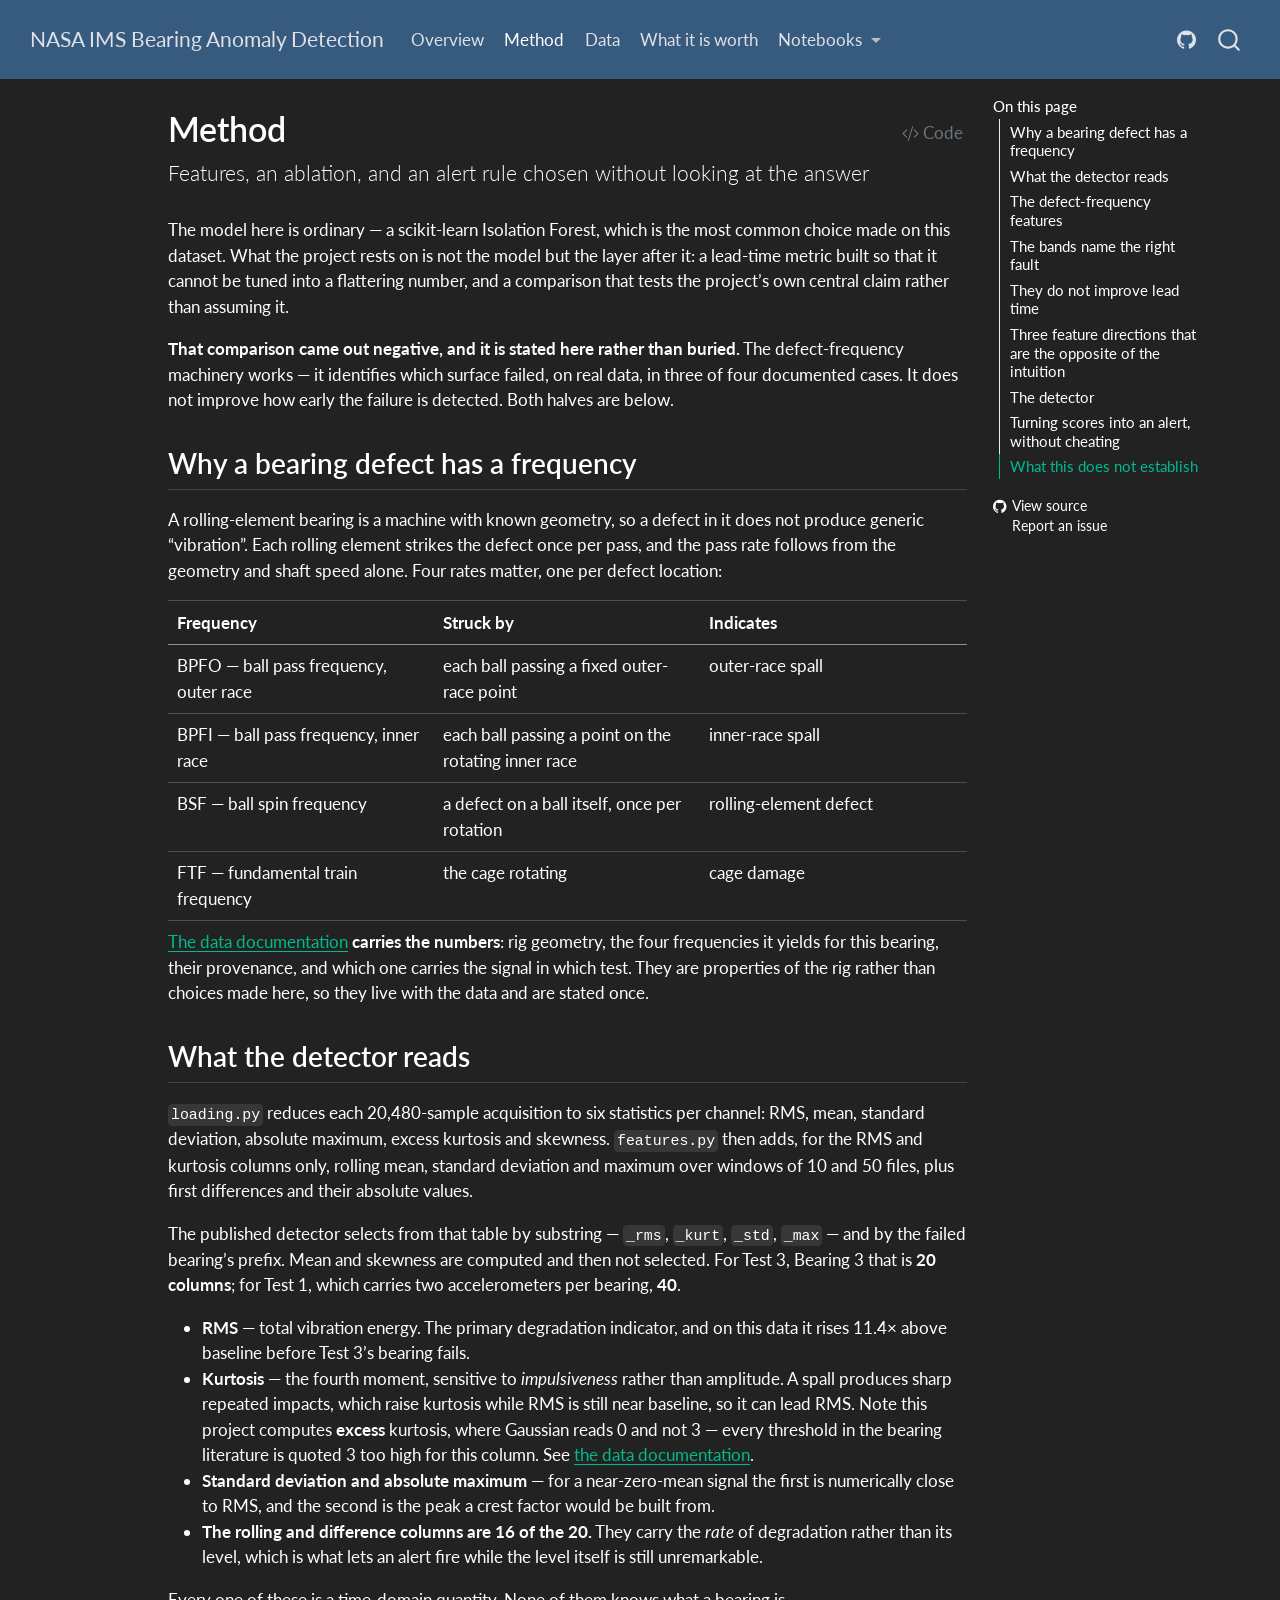
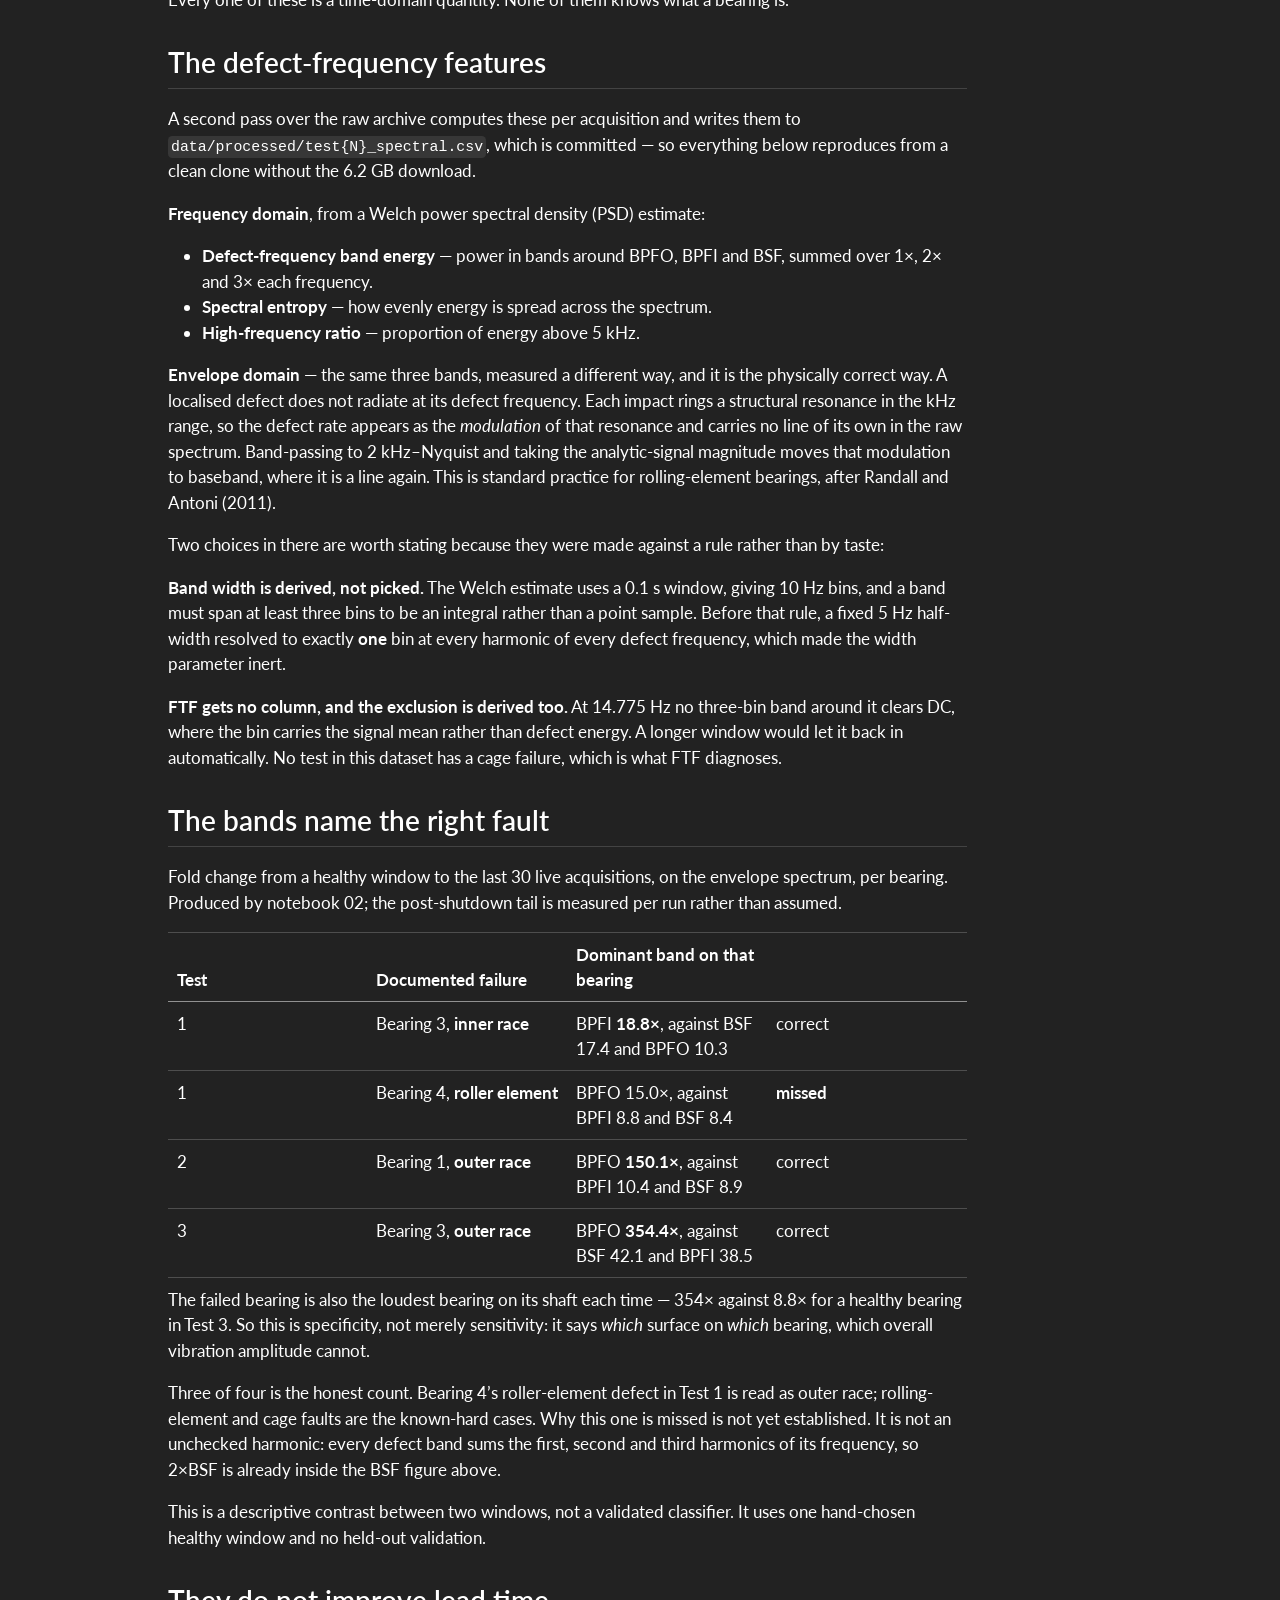
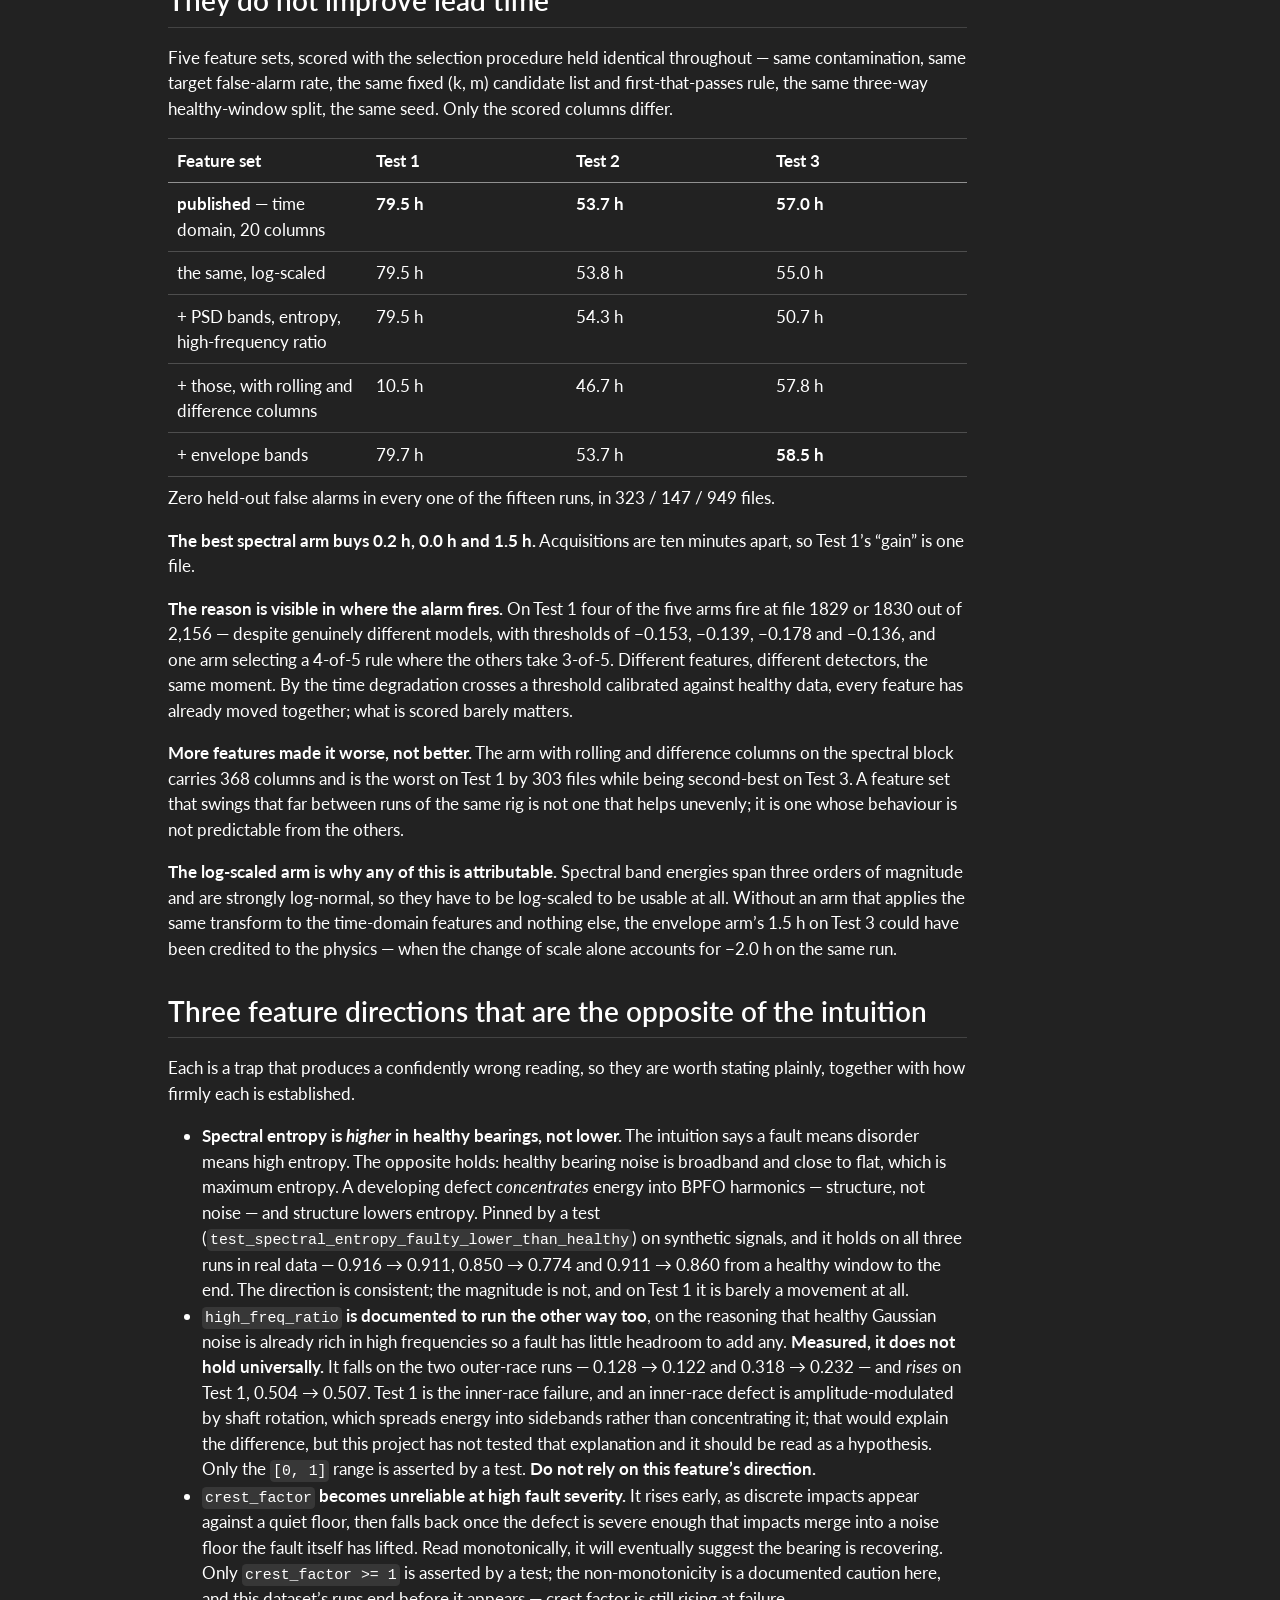
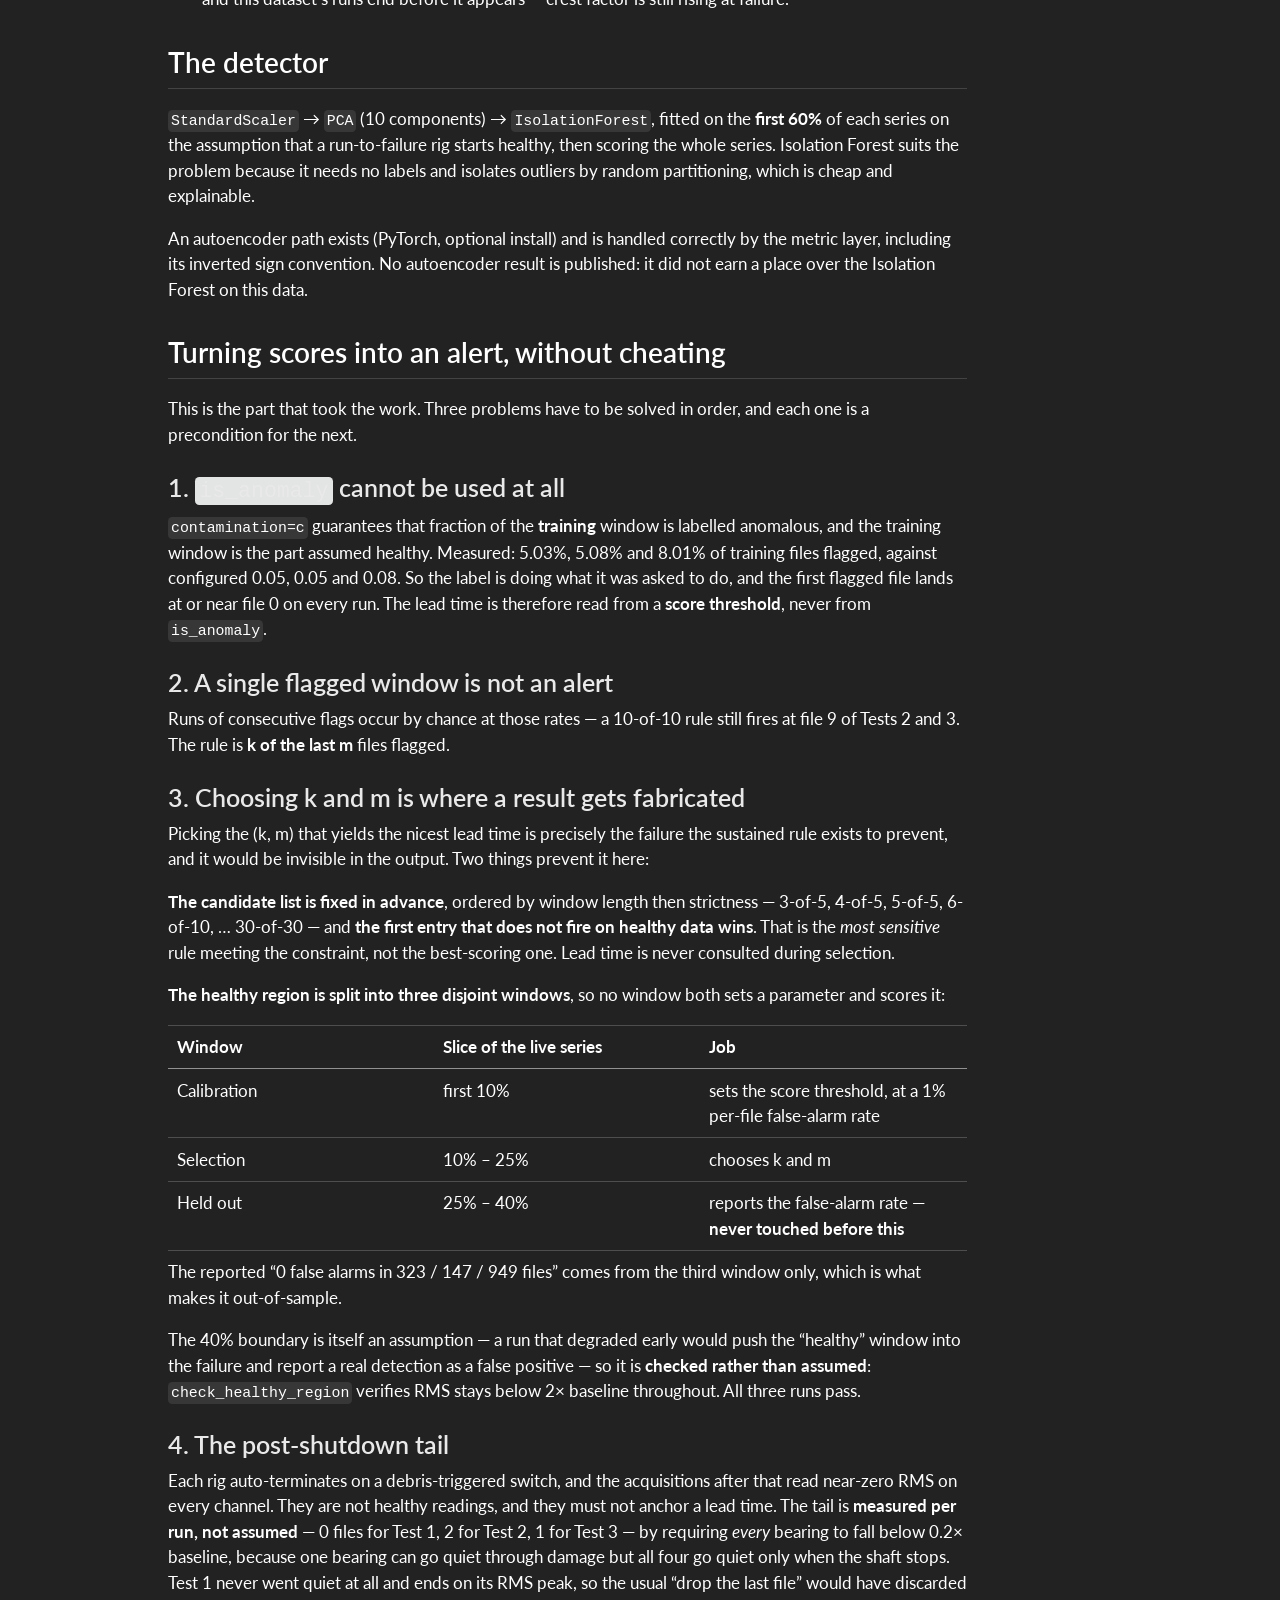
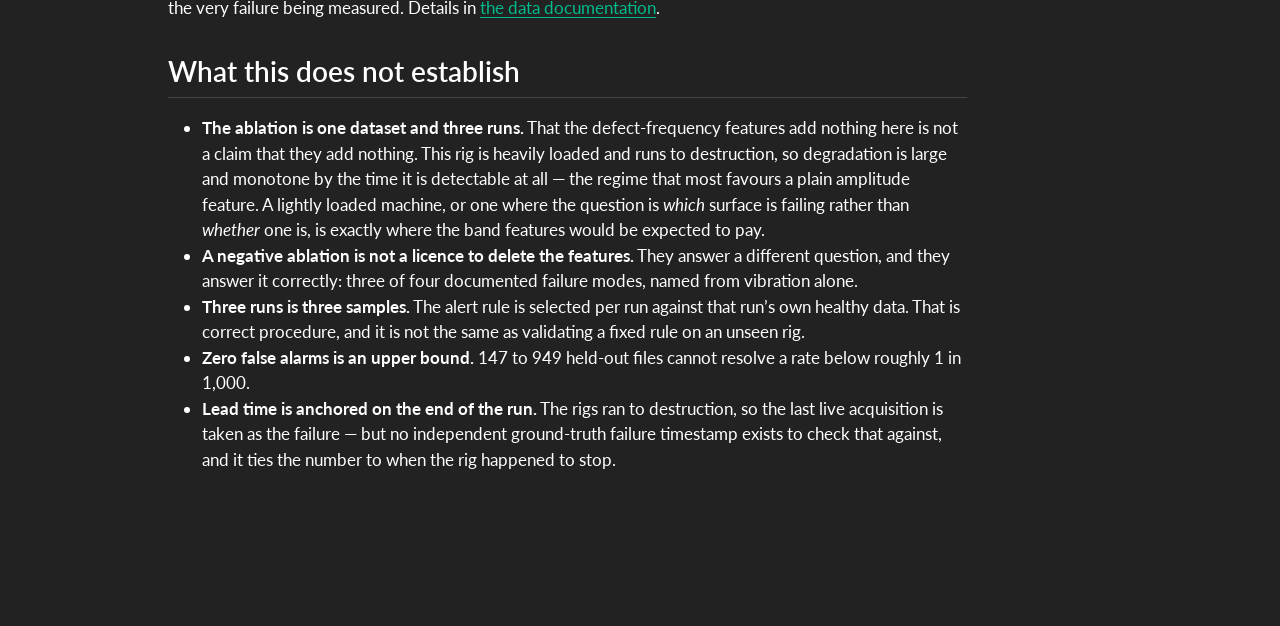
<file: methodology.html>
<!DOCTYPE html>
<html xmlns="http://www.w3.org/1999/xhtml" lang="en" xml:lang="en"><head>

<meta charset="utf-8">
<meta name="generator" content="quarto-1.10.18">

<meta name="viewport" content="width=device-width, initial-scale=1.0, user-scalable=yes">


<title>Method – NASA IMS Bearing Anomaly Detection</title>
<style>
/* Default styles provided by pandoc.
** See https://pandoc.org/MANUAL.html#variables-for-html for config info.
*/
span.smallcaps{font-variant: small-caps;}
div.columns{display: flex; gap: 1.5em;}
div.column{flex: auto;}
@media screen {
div.columns{gap: min(4vw, 1.5em);}
div.column{overflow-x: auto;}
}
div.hanging-indent{margin-left: 1.5em; text-indent: -1.5em;}
ul.task-list{list-style: none;}
ul.task-list li input[type="checkbox"] {
  width: 0.8em;
  margin: 0 0.8em 0.2em -1em; /* quarto-specific, see https://github.com/quarto-dev/quarto-cli/issues/4556 */ 
  vertical-align: middle;
}
/* CSS for syntax highlighting */
html { -webkit-text-size-adjust: 100%; }
pre > code.sourceCode { white-space: pre; position: relative; }
pre > code.sourceCode > span { display: inline-block; line-height: 1.25; }
pre > code.sourceCode > span:empty { height: 1.2em; }
.sourceCode { overflow: visible; }
code.sourceCode > span { color: inherit; text-decoration: inherit; }
div.sourceCode { margin: 1em 0; }
pre.sourceCode { margin: 0; }
@media screen {
div.sourceCode { overflow: auto; }
}
@media print {
pre > code.sourceCode { white-space: pre-wrap; }
pre > code.sourceCode > span { text-indent: -5em; padding-left: 5em; }
}
pre.numberSource code
  { counter-reset: source-line 0; }
pre.numberSource code > span
  { position: relative; left: -4em; counter-increment: source-line; }
pre.numberSource code > span > a:first-child::before
  { content: counter(source-line);
    position: relative; left: -1em; text-align: right; vertical-align: baseline;
    border: none; display: inline-block;
    -webkit-touch-callout: none; -webkit-user-select: none;
    -khtml-user-select: none; -moz-user-select: none;
    -ms-user-select: none; user-select: none;
    padding: 0 4px; width: 4em;
  }
pre.numberSource { margin-left: 3em;  padding-left: 4px; }
div.sourceCode
  {   }
@media screen {
pre > code.sourceCode > span > a:first-child::before { text-decoration: underline; }
}
</style>


<script src="site_libs/quarto-nav/quarto-nav.js"></script>
<script src="site_libs/quarto-nav/headroom.min.js"></script>
<script src="site_libs/clipboard/clipboard.min.js"></script>
<script src="site_libs/quarto-search/autocomplete.umd.js"></script>
<script src="site_libs/quarto-search/fuse.min.js"></script>
<script src="site_libs/quarto-search/quarto-search.js"></script>
<meta name="quarto:offset" content="./">
<script src="site_libs/quarto-html/quarto.js" type="module"></script>
<script src="site_libs/quarto-html/tabsets/tabsets.js" type="module"></script>
<script src="site_libs/quarto-html/popper.min.js"></script>
<script src="site_libs/quarto-html/tippy.umd.min.js"></script>
<script src="site_libs/quarto-html/anchor.min.js"></script>
<link href="site_libs/quarto-html/tippy.css" rel="stylesheet">
<link href="site_libs/quarto-html/quarto-syntax-highlighting-dark-b85bc7c33db8c58e0ec93c3465666fed.css" rel="stylesheet" id="quarto-text-highlighting-styles">
<script src="site_libs/bootstrap/bootstrap.min.js"></script>
<link href="site_libs/bootstrap/bootstrap-icons.css" rel="stylesheet">
<link href="site_libs/bootstrap/bootstrap-d4efa1c2d0bb63bc82632f85e774b19d.min.css" rel="stylesheet" append-hash="true" id="quarto-bootstrap" data-mode="dark">
<script id="quarto-search-options" type="application/json">{
  "location": "navbar",
  "copy-button": false,
  "collapse-after": 3,
  "panel-placement": "end",
  "type": "overlay",
  "limit": 50,
  "keyboard-shortcut": [
    "f",
    "/",
    "s"
  ],
  "show-item-context": false,
  "language": {
    "search-no-results-text": "No results",
    "search-matching-documents-text": "matching documents",
    "search-copy-link-title": "Copy link to search",
    "search-hide-matches-text": "Hide additional matches",
    "search-more-match-text": "more match in this document",
    "search-more-matches-text": "more matches in this document",
    "search-clear-button-title": "Clear",
    "search-text-placeholder": "",
    "search-detached-cancel-button-title": "Cancel",
    "search-submit-button-title": "Submit",
    "search-label": "Search"
  }
}</script>


</head>

<body class="nav-fixed quarto-light">

<div id="quarto-search-results"></div>
  <header id="quarto-header" class="headroom fixed-top">
    <nav class="navbar navbar-expand-lg " data-bs-theme="dark">
      <div class="navbar-container container-fluid">
      <div class="navbar-brand-container mx-auto">
    <a class="navbar-brand" href="./index.html">
    <span class="navbar-title">NASA IMS Bearing Anomaly Detection</span>
    </a>
  </div>
            <div id="quarto-search" class="" title="Search"></div>
          <button class="navbar-toggler" type="button" data-bs-toggle="collapse" data-bs-target="#navbarCollapse" aria-controls="navbarCollapse" role="menu" aria-expanded="false" aria-label="Toggle navigation" onclick="if (window.quartoToggleHeadroom) { window.quartoToggleHeadroom(); }">
  <span class="navbar-toggler-icon"></span>
</button>
          <div class="collapse navbar-collapse" id="navbarCollapse">
            <ul class="navbar-nav navbar-nav-scroll me-auto">
  <li class="nav-item">
    <a class="nav-link" href="./index.html"> 
<span class="menu-text">Overview</span></a>
  </li>  
  <li class="nav-item">
    <a class="nav-link active" href="./methodology.html" aria-current="page"> 
<span class="menu-text">Method</span></a>
  </li>  
  <li class="nav-item">
    <a class="nav-link" href="./data.html"> 
<span class="menu-text">Data</span></a>
  </li>  
  <li class="nav-item">
    <a class="nav-link" href="./business.html"> 
<span class="menu-text">What it is worth</span></a>
  </li>  
  <li class="nav-item dropdown ">
    <a class="nav-link dropdown-toggle" href="#" id="nav-menu-notebooks" role="link" data-bs-toggle="dropdown" aria-expanded="false">
 <span class="menu-text">Notebooks</span>
    </a>
    <ul class="dropdown-menu" aria-labelledby="nav-menu-notebooks">    
        <li>
    <a class="dropdown-item" href="./notebooks/01_data_exploration.html">
 <span class="dropdown-text">Notebook 01 — Data Exploration</span></a>
  </li>  
        <li>
    <a class="dropdown-item" href="./notebooks/02_feature_engineering.html">
 <span class="dropdown-text">Notebook 02 — Feature Engineering</span></a>
  </li>  
        <li>
    <a class="dropdown-item" href="./notebooks/03_anomaly_detection.html">
 <span class="dropdown-text">Notebook 03 — Anomaly Detection</span></a>
  </li>  
        <li>
    <a class="dropdown-item" href="./notebooks/04_results_visualization.html">
 <span class="dropdown-text">Notebook 04 — Results and Figures</span></a>
  </li>  
    </ul>
  </li>
</ul>
            <ul class="navbar-nav navbar-nav-scroll ms-auto">
  <li class="nav-item compact">
    <a class="nav-link" href="https://github.com/fatemeh-studio/nasa-bearing-anomaly"> <i class="bi bi-github" role="img" aria-label="Source on GitHub">
</i> 
<span class="menu-text"></span></a>
  </li>  
</ul>
          </div> <!-- /navcollapse -->
            <div class="quarto-navbar-tools">
</div>
      </div> <!-- /container-fluid -->
    </nav>
</header>
<!-- content -->
<div id="quarto-content" class="quarto-container page-columns page-rows-contents page-layout-article page-navbar">
<!-- sidebar -->
<!-- margin-sidebar -->
    <div id="quarto-margin-sidebar" class="sidebar margin-sidebar">
        <nav id="TOC" role="doc-toc" class="toc-active">
    <h2 id="toc-title">On this page</h2>
   
  <ul>
  <li><a href="#why-a-bearing-defect-has-a-frequency" id="toc-why-a-bearing-defect-has-a-frequency" class="nav-link active" data-scroll-target="#why-a-bearing-defect-has-a-frequency">Why a bearing defect has a frequency</a></li>
  <li><a href="#what-the-detector-reads" id="toc-what-the-detector-reads" class="nav-link" data-scroll-target="#what-the-detector-reads">What the detector reads</a></li>
  <li><a href="#the-defect-frequency-features" id="toc-the-defect-frequency-features" class="nav-link" data-scroll-target="#the-defect-frequency-features">The defect-frequency features</a></li>
  <li><a href="#the-bands-name-the-right-fault" id="toc-the-bands-name-the-right-fault" class="nav-link" data-scroll-target="#the-bands-name-the-right-fault">The bands name the right fault</a></li>
  <li><a href="#they-do-not-improve-lead-time" id="toc-they-do-not-improve-lead-time" class="nav-link" data-scroll-target="#they-do-not-improve-lead-time">They do not improve lead time</a></li>
  <li><a href="#three-feature-directions-that-are-the-opposite-of-the-intuition" id="toc-three-feature-directions-that-are-the-opposite-of-the-intuition" class="nav-link" data-scroll-target="#three-feature-directions-that-are-the-opposite-of-the-intuition">Three feature directions that are the opposite of the intuition</a></li>
  <li><a href="#the-detector" id="toc-the-detector" class="nav-link" data-scroll-target="#the-detector">The detector</a></li>
  <li><a href="#turning-scores-into-an-alert-without-cheating" id="toc-turning-scores-into-an-alert-without-cheating" class="nav-link" data-scroll-target="#turning-scores-into-an-alert-without-cheating">Turning scores into an alert, without cheating</a>
  <ul class="collapse">
  <li><a href="#is_anomaly-cannot-be-used-at-all" id="toc-is_anomaly-cannot-be-used-at-all" class="nav-link" data-scroll-target="#is_anomaly-cannot-be-used-at-all">1. <code>is_anomaly</code> cannot be used at all</a></li>
  <li><a href="#a-single-flagged-window-is-not-an-alert" id="toc-a-single-flagged-window-is-not-an-alert" class="nav-link" data-scroll-target="#a-single-flagged-window-is-not-an-alert">2. A single flagged window is not an alert</a></li>
  <li><a href="#choosing-k-and-m-is-where-a-result-gets-fabricated" id="toc-choosing-k-and-m-is-where-a-result-gets-fabricated" class="nav-link" data-scroll-target="#choosing-k-and-m-is-where-a-result-gets-fabricated">3. Choosing k and m is where a result gets fabricated</a></li>
  <li><a href="#the-post-shutdown-tail" id="toc-the-post-shutdown-tail" class="nav-link" data-scroll-target="#the-post-shutdown-tail">4. The post-shutdown tail</a></li>
  </ul></li>
  <li><a href="#what-this-does-not-establish" id="toc-what-this-does-not-establish" class="nav-link" data-scroll-target="#what-this-does-not-establish">What this does not establish</a></li>
  </ul>
<div class="toc-actions"><ul><li><a href="https://github.com/fatemeh-studio/nasa-bearing-anomaly/blob/main/methodology.qmd" class="toc-action"><i class="bi bi-github"></i>View source</a></li><li><a href="https://github.com/fatemeh-studio/nasa-bearing-anomaly/issues/new" class="toc-action"><i class="bi empty"></i>Report an issue</a></li></ul></div></nav>
    </div>
<!-- main -->
<main class="content" id="quarto-document-content">

<header id="title-block-header" class="quarto-title-block default">
<div class="quarto-title">
<div class="quarto-title-block"><div><h1 class="title">Method</h1><button type="button" class="btn code-tools-button" id="quarto-code-tools-source"><i class="bi"></i> Code</button></div></div>
<p class="subtitle lead">Features, an ablation, and an alert rule chosen without looking at the answer</p>
</div>



<div class="quarto-title-meta">

    
  
    
  </div>
  


</header>


<p>The model here is ordinary — a scikit-learn Isolation Forest, which is the most common choice made on this dataset. What the project rests on is not the model but the layer after it: a lead-time metric built so that it cannot be tuned into a flattering number, and a comparison that tests the project’s own central claim rather than assuming it.</p>
<p><strong>That comparison came out negative, and it is stated here rather than buried.</strong> The defect-frequency machinery works — it identifies which surface failed, on real data, in three of four documented cases. It does not improve how early the failure is detected. Both halves are below.</p>
<section id="why-a-bearing-defect-has-a-frequency" class="level2">
<h2 class="anchored" data-anchor-id="why-a-bearing-defect-has-a-frequency">Why a bearing defect has a frequency</h2>
<p>A rolling-element bearing is a machine with known geometry, so a defect in it does not produce generic “vibration”. Each rolling element strikes the defect once per pass, and the pass rate follows from the geometry and shaft speed alone. Four rates matter, one per defect location:</p>
<table class="caption-top table">
<colgroup>
<col style="width: 33%">
<col style="width: 33%">
<col style="width: 33%">
</colgroup>
<thead>
<tr class="header">
<th>Frequency</th>
<th>Struck by</th>
<th>Indicates</th>
</tr>
</thead>
<tbody>
<tr class="odd">
<td>BPFO — ball pass frequency, outer race</td>
<td>each ball passing a fixed outer-race point</td>
<td>outer-race spall</td>
</tr>
<tr class="even">
<td>BPFI — ball pass frequency, inner race</td>
<td>each ball passing a point on the rotating inner race</td>
<td>inner-race spall</td>
</tr>
<tr class="odd">
<td>BSF — ball spin frequency</td>
<td>a defect on a ball itself, once per rotation</td>
<td>rolling-element defect</td>
</tr>
<tr class="even">
<td>FTF — fundamental train frequency</td>
<td>the cage rotating</td>
<td>cage damage</td>
</tr>
</tbody>
</table>
<p><strong><a href="./data.html">The data documentation</a> carries the numbers</strong>: rig geometry, the four frequencies it yields for this bearing, their provenance, and which one carries the signal in which test. They are properties of the rig rather than choices made here, so they live with the data and are stated once.</p>
</section>
<section id="what-the-detector-reads" class="level2">
<h2 class="anchored" data-anchor-id="what-the-detector-reads">What the detector reads</h2>
<p><code>loading.py</code> reduces each 20,480-sample acquisition to six statistics per channel: RMS, mean, standard deviation, absolute maximum, excess kurtosis and skewness. <code>features.py</code> then adds, for the RMS and kurtosis columns only, rolling mean, standard deviation and maximum over windows of 10 and 50 files, plus first differences and their absolute values.</p>
<p>The published detector selects from that table by substring — <code>_rms</code>, <code>_kurt</code>, <code>_std</code>, <code>_max</code> — and by the failed bearing’s prefix. Mean and skewness are computed and then not selected. For Test 3, Bearing 3 that is <strong>20 columns</strong>; for Test 1, which carries two accelerometers per bearing, <strong>40</strong>.</p>
<ul>
<li><strong>RMS</strong> — total vibration energy. The primary degradation indicator, and on this data it rises 11.4× above baseline before Test 3’s bearing fails.</li>
<li><strong>Kurtosis</strong> — the fourth moment, sensitive to <em>impulsiveness</em> rather than amplitude. A spall produces sharp repeated impacts, which raise kurtosis while RMS is still near baseline, so it can lead RMS. Note this project computes <strong>excess</strong> kurtosis, where Gaussian reads 0 and not 3 — every threshold in the bearing literature is quoted 3 too high for this column. See <a href="./data.html">the data documentation</a>.</li>
<li><strong>Standard deviation and absolute maximum</strong> — for a near-zero-mean signal the first is numerically close to RMS, and the second is the peak a crest factor would be built from.</li>
<li><strong>The rolling and difference columns are 16 of the 20.</strong> They carry the <em>rate</em> of degradation rather than its level, which is what lets an alert fire while the level itself is still unremarkable.</li>
</ul>
<p>Every one of these is a time-domain quantity. None of them knows what a bearing is.</p>
</section>
<section id="the-defect-frequency-features" class="level2">
<h2 class="anchored" data-anchor-id="the-defect-frequency-features">The defect-frequency features</h2>
<p>A second pass over the raw archive computes these per acquisition and writes them to <code>data/processed/test{N}_spectral.csv</code>, which is committed — so everything below reproduces from a clean clone without the 6.2 GB download.</p>
<p><strong>Frequency domain</strong>, from a Welch power spectral density (PSD) estimate:</p>
<ul>
<li><strong>Defect-frequency band energy</strong> — power in bands around BPFO, BPFI and BSF, summed over 1×, 2× and 3× each frequency.</li>
<li><strong>Spectral entropy</strong> — how evenly energy is spread across the spectrum.</li>
<li><strong>High-frequency ratio</strong> — proportion of energy above 5 kHz.</li>
</ul>
<p><strong>Envelope domain</strong> — the same three bands, measured a different way, and it is the physically correct way. A localised defect does not radiate at its defect frequency. Each impact rings a structural resonance in the kHz range, so the defect rate appears as the <em>modulation</em> of that resonance and carries no line of its own in the raw spectrum. Band-passing to 2 kHz–Nyquist and taking the analytic-signal magnitude moves that modulation to baseband, where it is a line again. This is standard practice for rolling-element bearings, after Randall and Antoni (2011).</p>
<p>Two choices in there are worth stating because they were made against a rule rather than by taste:</p>
<p><strong>Band width is derived, not picked.</strong> The Welch estimate uses a 0.1 s window, giving 10 Hz bins, and a band must span at least three bins to be an integral rather than a point sample. Before that rule, a fixed 5 Hz half-width resolved to exactly <strong>one</strong> bin at every harmonic of every defect frequency, which made the width parameter inert.</p>
<p><strong>FTF gets no column, and the exclusion is derived too.</strong> At 14.775 Hz no three-bin band around it clears DC, where the bin carries the signal mean rather than defect energy. A longer window would let it back in automatically. No test in this dataset has a cage failure, which is what FTF diagnoses.</p>
</section>
<section id="the-bands-name-the-right-fault" class="level2">
<h2 class="anchored" data-anchor-id="the-bands-name-the-right-fault">The bands name the right fault</h2>
<p>Fold change from a healthy window to the last 30 live acquisitions, on the envelope spectrum, per bearing. Produced by notebook 02; the post-shutdown tail is measured per run rather than assumed.</p>
<table class="caption-top table">
<colgroup>
<col style="width: 25%">
<col style="width: 25%">
<col style="width: 25%">
<col style="width: 25%">
</colgroup>
<thead>
<tr class="header">
<th>Test</th>
<th>Documented failure</th>
<th>Dominant band on that bearing</th>
<th></th>
</tr>
</thead>
<tbody>
<tr class="odd">
<td>1</td>
<td>Bearing 3, <strong>inner race</strong></td>
<td>BPFI <strong>18.8×</strong>, against BSF 17.4 and BPFO 10.3</td>
<td>correct</td>
</tr>
<tr class="even">
<td>1</td>
<td>Bearing 4, <strong>roller element</strong></td>
<td>BPFO 15.0×, against BPFI 8.8 and BSF 8.4</td>
<td><strong>missed</strong></td>
</tr>
<tr class="odd">
<td>2</td>
<td>Bearing 1, <strong>outer race</strong></td>
<td>BPFO <strong>150.1×</strong>, against BPFI 10.4 and BSF 8.9</td>
<td>correct</td>
</tr>
<tr class="even">
<td>3</td>
<td>Bearing 3, <strong>outer race</strong></td>
<td>BPFO <strong>354.4×</strong>, against BSF 42.1 and BPFI 38.5</td>
<td>correct</td>
</tr>
</tbody>
</table>
<p>The failed bearing is also the loudest bearing on its shaft each time — 354× against 8.8× for a healthy bearing in Test 3. So this is specificity, not merely sensitivity: it says <em>which</em> surface on <em>which</em> bearing, which overall vibration amplitude cannot.</p>
<p>Three of four is the honest count. Bearing 4’s roller-element defect in Test 1 is read as outer race; rolling-element and cage faults are the known-hard cases. Why this one is missed is not yet established. It is not an unchecked harmonic: every defect band sums the first, second and third harmonics of its frequency, so 2×BSF is already inside the BSF figure above.</p>
<p>This is a descriptive contrast between two windows, not a validated classifier. It uses one hand-chosen healthy window and no held-out validation.</p>
</section>
<section id="they-do-not-improve-lead-time" class="level2">
<h2 class="anchored" data-anchor-id="they-do-not-improve-lead-time">They do not improve lead time</h2>
<p>Five feature sets, scored with the selection procedure held identical throughout — same contamination, same target false-alarm rate, the same fixed (k, m) candidate list and first-that-passes rule, the same three-way healthy-window split, the same seed. Only the scored columns differ.</p>
<table class="caption-top table">
<colgroup>
<col style="width: 25%">
<col style="width: 25%">
<col style="width: 25%">
<col style="width: 25%">
</colgroup>
<thead>
<tr class="header">
<th>Feature set</th>
<th>Test 1</th>
<th>Test 2</th>
<th>Test 3</th>
</tr>
</thead>
<tbody>
<tr class="odd">
<td><strong>published</strong> — time domain, 20 columns</td>
<td><strong>79.5 h</strong></td>
<td><strong>53.7 h</strong></td>
<td><strong>57.0 h</strong></td>
</tr>
<tr class="even">
<td>the same, log-scaled</td>
<td>79.5 h</td>
<td>53.8 h</td>
<td>55.0 h</td>
</tr>
<tr class="odd">
<td>+ PSD bands, entropy, high-frequency ratio</td>
<td>79.5 h</td>
<td>54.3 h</td>
<td>50.7 h</td>
</tr>
<tr class="even">
<td>+ those, with rolling and difference columns</td>
<td>10.5 h</td>
<td>46.7 h</td>
<td>57.8 h</td>
</tr>
<tr class="odd">
<td>+ envelope bands</td>
<td>79.7 h</td>
<td>53.7 h</td>
<td><strong>58.5 h</strong></td>
</tr>
</tbody>
</table>
<p>Zero held-out false alarms in every one of the fifteen runs, in 323 / 147 / 949 files.</p>
<p><strong>The best spectral arm buys 0.2 h, 0.0 h and 1.5 h.</strong> Acquisitions are ten minutes apart, so Test 1’s “gain” is one file.</p>
<p><strong>The reason is visible in where the alarm fires.</strong> On Test 1 four of the five arms fire at file 1829 or 1830 out of 2,156 — despite genuinely different models, with thresholds of −0.153, −0.139, −0.178 and −0.136, and one arm selecting a 4-of-5 rule where the others take 3-of-5. Different features, different detectors, the same moment. By the time degradation crosses a threshold calibrated against healthy data, every feature has already moved together; what is scored barely matters.</p>
<p><strong>More features made it worse, not better.</strong> The arm with rolling and difference columns on the spectral block carries 368 columns and is the worst on Test 1 by 303 files while being second-best on Test 3. A feature set that swings that far between runs of the same rig is not one that helps unevenly; it is one whose behaviour is not predictable from the others.</p>
<p><strong>The log-scaled arm is why any of this is attributable.</strong> Spectral band energies span three orders of magnitude and are strongly log-normal, so they have to be log-scaled to be usable at all. Without an arm that applies the same transform to the time-domain features and nothing else, the envelope arm’s 1.5 h on Test 3 could have been credited to the physics — when the change of scale alone accounts for −2.0 h on the same run.</p>
</section>
<section id="three-feature-directions-that-are-the-opposite-of-the-intuition" class="level2">
<h2 class="anchored" data-anchor-id="three-feature-directions-that-are-the-opposite-of-the-intuition">Three feature directions that are the opposite of the intuition</h2>
<p>Each is a trap that produces a confidently wrong reading, so they are worth stating plainly, together with how firmly each is established.</p>
<ul>
<li><strong>Spectral entropy is <em>higher</em> in healthy bearings, not lower.</strong> The intuition says a fault means disorder means high entropy. The opposite holds: healthy bearing noise is broadband and close to flat, which is maximum entropy. A developing defect <em>concentrates</em> energy into BPFO harmonics — structure, not noise — and structure lowers entropy. Pinned by a test (<code>test_spectral_entropy_faulty_lower_than_healthy</code>) on synthetic signals, and it holds on all three runs in real data — 0.916 → 0.911, 0.850 → 0.774 and 0.911 → 0.860 from a healthy window to the end. The direction is consistent; the magnitude is not, and on Test 1 it is barely a movement at all.</li>
<li><strong><code>high_freq_ratio</code> is documented to run the other way too</strong>, on the reasoning that healthy Gaussian noise is already rich in high frequencies so a fault has little headroom to add any. <strong>Measured, it does not hold universally.</strong> It falls on the two outer-race runs — 0.128 → 0.122 and 0.318 → 0.232 — and <em>rises</em> on Test 1, 0.504 → 0.507. Test 1 is the inner-race failure, and an inner-race defect is amplitude-modulated by shaft rotation, which spreads energy into sidebands rather than concentrating it; that would explain the difference, but this project has not tested that explanation and it should be read as a hypothesis. Only the <code>[0, 1]</code> range is asserted by a test. <strong>Do not rely on this feature’s direction.</strong></li>
<li><strong><code>crest_factor</code> becomes unreliable at high fault severity.</strong> It rises early, as discrete impacts appear against a quiet floor, then falls back once the defect is severe enough that impacts merge into a noise floor the fault itself has lifted. Read monotonically, it will eventually suggest the bearing is recovering. Only <code>crest_factor &gt;= 1</code> is asserted by a test; the non-monotonicity is a documented caution here, and this dataset’s runs end before it appears — crest factor is still rising at failure.</li>
</ul>
</section>
<section id="the-detector" class="level2">
<h2 class="anchored" data-anchor-id="the-detector">The detector</h2>
<p><code>StandardScaler</code> → <code>PCA</code> (10 components) → <code>IsolationForest</code>, fitted on the <strong>first 60%</strong> of each series on the assumption that a run-to-failure rig starts healthy, then scoring the whole series. Isolation Forest suits the problem because it needs no labels and isolates outliers by random partitioning, which is cheap and explainable.</p>
<p>An autoencoder path exists (PyTorch, optional install) and is handled correctly by the metric layer, including its inverted sign convention. No autoencoder result is published: it did not earn a place over the Isolation Forest on this data.</p>
</section>
<section id="turning-scores-into-an-alert-without-cheating" class="level2">
<h2 class="anchored" data-anchor-id="turning-scores-into-an-alert-without-cheating">Turning scores into an alert, without cheating</h2>
<p>This is the part that took the work. Three problems have to be solved in order, and each one is a precondition for the next.</p>
<section id="is_anomaly-cannot-be-used-at-all" class="level3">
<h3 class="anchored" data-anchor-id="is_anomaly-cannot-be-used-at-all">1. <code>is_anomaly</code> cannot be used at all</h3>
<p><code>contamination=c</code> guarantees that fraction of the <strong>training</strong> window is labelled anomalous, and the training window is the part assumed healthy. Measured: 5.03%, 5.08% and 8.01% of training files flagged, against configured 0.05, 0.05 and 0.08. So the label is doing what it was asked to do, and the first flagged file lands at or near file 0 on every run. The lead time is therefore read from a <strong>score threshold</strong>, never from <code>is_anomaly</code>.</p>
</section>
<section id="a-single-flagged-window-is-not-an-alert" class="level3">
<h3 class="anchored" data-anchor-id="a-single-flagged-window-is-not-an-alert">2. A single flagged window is not an alert</h3>
<p>Runs of consecutive flags occur by chance at those rates — a 10-of-10 rule still fires at file 9 of Tests 2 and 3. The rule is <strong>k of the last m</strong> files flagged.</p>
</section>
<section id="choosing-k-and-m-is-where-a-result-gets-fabricated" class="level3">
<h3 class="anchored" data-anchor-id="choosing-k-and-m-is-where-a-result-gets-fabricated">3. Choosing k and m is where a result gets fabricated</h3>
<p>Picking the (k, m) that yields the nicest lead time is precisely the failure the sustained rule exists to prevent, and it would be invisible in the output. Two things prevent it here:</p>
<p><strong>The candidate list is fixed in advance</strong>, ordered by window length then strictness — 3-of-5, 4-of-5, 5-of-5, 6-of-10, … 30-of-30 — and <strong>the first entry that does not fire on healthy data wins</strong>. That is the <em>most sensitive</em> rule meeting the constraint, not the best-scoring one. Lead time is never consulted during selection.</p>
<p><strong>The healthy region is split into three disjoint windows</strong>, so no window both sets a parameter and scores it:</p>
<table class="caption-top table">
<colgroup>
<col style="width: 33%">
<col style="width: 33%">
<col style="width: 33%">
</colgroup>
<thead>
<tr class="header">
<th>Window</th>
<th>Slice of the live series</th>
<th>Job</th>
</tr>
</thead>
<tbody>
<tr class="odd">
<td>Calibration</td>
<td>first 10%</td>
<td>sets the score threshold, at a 1% per-file false-alarm rate</td>
</tr>
<tr class="even">
<td>Selection</td>
<td>10% – 25%</td>
<td>chooses k and m</td>
</tr>
<tr class="odd">
<td>Held out</td>
<td>25% – 40%</td>
<td>reports the false-alarm rate — <strong>never touched before this</strong></td>
</tr>
</tbody>
</table>
<p>The reported “0 false alarms in 323 / 147 / 949 files” comes from the third window only, which is what makes it out-of-sample.</p>
<p>The 40% boundary is itself an assumption — a run that degraded early would push the “healthy” window into the failure and report a real detection as a false positive — so it is <strong>checked rather than assumed</strong>: <code>check_healthy_region</code> verifies RMS stays below 2× baseline throughout. All three runs pass.</p>
</section>
<section id="the-post-shutdown-tail" class="level3">
<h3 class="anchored" data-anchor-id="the-post-shutdown-tail">4. The post-shutdown tail</h3>
<p>Each rig auto-terminates on a debris-triggered switch, and the acquisitions after that read near-zero RMS on every channel. They are not healthy readings, and they must not anchor a lead time. The tail is <strong>measured per run, not assumed</strong> — 0 files for Test 1, 2 for Test 2, 1 for Test 3 — by requiring <em>every</em> bearing to fall below 0.2× baseline, because one bearing can go quiet through damage but all four go quiet only when the shaft stops. Test 1 never went quiet at all and ends on its RMS peak, so the usual “drop the last file” would have discarded the very failure being measured. Details in <a href="./data.html">the data documentation</a>.</p>
</section>
</section>
<section id="what-this-does-not-establish" class="level2">
<h2 class="anchored" data-anchor-id="what-this-does-not-establish">What this does not establish</h2>
<ul>
<li><strong>The ablation is one dataset and three runs.</strong> That the defect-frequency features add nothing here is not a claim that they add nothing. This rig is heavily loaded and runs to destruction, so degradation is large and monotone by the time it is detectable at all — the regime that most favours a plain amplitude feature. A lightly loaded machine, or one where the question is <em>which</em> surface is failing rather than <em>whether</em> one is, is exactly where the band features would be expected to pay.</li>
<li><strong>A negative ablation is not a licence to delete the features.</strong> They answer a different question, and they answer it correctly: three of four documented failure modes, named from vibration alone.</li>
<li><strong>Three runs is three samples.</strong> The alert rule is selected per run against that run’s own healthy data. That is correct procedure, and it is not the same as validating a fixed rule on an unseen rig.</li>
<li><strong>Zero false alarms is an upper bound.</strong> 147 to 949 held-out files cannot resolve a rate below roughly 1 in 1,000.</li>
<li><strong>Lead time is anchored on the end of the run.</strong> The rigs ran to destruction, so the last live acquisition is taken as the failure — but no independent ground-truth failure timestamp exists to check that against, and it ties the number to when the rig happened to stop.</li>
</ul>


<!-- -->

</section>

</main> <!-- /main -->
<script id="quarto-html-after-body" type="application/javascript">
  window.document.addEventListener("DOMContentLoaded", function (event) {
    const icon = "";
    const anchorJS = new window.AnchorJS();
    anchorJS.options = {
      placement: 'right',
      icon: icon
    };
    anchorJS.add('.anchored');
    const isCodeAnnotation = (el) => {
      for (const clz of el.classList) {
        if (clz.startsWith('code-annotation-')) {                     
          return true;
        }
      }
      return false;
    }
    const onCopySuccess = function(e) {
      // button target
      const button = e.trigger;
      // don't keep focus
      button.blur();
      // flash "checked"
      button.classList.add('code-copy-button-checked');
      var currentTitle = button.getAttribute("title");
      button.setAttribute("title", "Copied!");
      let tooltip;
      if (window.bootstrap) {
        button.setAttribute("data-bs-toggle", "tooltip");
        button.setAttribute("data-bs-placement", "left");
        button.setAttribute("data-bs-title", "Copied!");
        tooltip = new bootstrap.Tooltip(button, 
          { trigger: "manual", 
            customClass: "code-copy-button-tooltip",
            offset: [0, -8]});
        tooltip.show();    
      }
      setTimeout(function() {
        if (tooltip) {
          tooltip.hide();
          button.removeAttribute("data-bs-title");
          button.removeAttribute("data-bs-toggle");
          button.removeAttribute("data-bs-placement");
        }
        button.setAttribute("title", currentTitle);
        button.classList.remove('code-copy-button-checked');
      }, 1000);
      // clear code selection
      e.clearSelection();
    }
    const getTextToCopy = function(trigger) {
      const outerScaffold = trigger.parentElement.cloneNode(true);
      const codeEl = outerScaffold.querySelector('code');
      for (const childEl of codeEl.children) {
        if (isCodeAnnotation(childEl)) {
          childEl.remove();
        }
      }
      return codeEl.innerText;
    }
    const clipboard = new window.ClipboardJS('.code-copy-button:not([data-in-quarto-modal])', {
      text: getTextToCopy
    });
    clipboard.on('success', onCopySuccess);
    if (window.document.getElementById('quarto-embedded-source-code-modal')) {
      const clipboardModal = new window.ClipboardJS('.code-copy-button[data-in-quarto-modal]', {
        text: getTextToCopy,
        container: window.document.getElementById('quarto-embedded-source-code-modal')
      });
      clipboardModal.on('success', onCopySuccess);
    }
    const viewSource = window.document.getElementById('quarto-view-source') ||
                       window.document.getElementById('quarto-code-tools-source');
    if (viewSource) {
      const sourceUrl = viewSource.getAttribute("data-quarto-source-url");
      viewSource.addEventListener("click", function(e) {
        if (sourceUrl) {
          // rstudio viewer pane
          if (/\bcapabilities=\b/.test(window.location)) {
            window.open(sourceUrl);
          } else {
            window.location.href = sourceUrl;
          }
        } else {
          const modal = new bootstrap.Modal(document.getElementById('quarto-embedded-source-code-modal'));
          modal.show();
        }
        return false;
      });
    }
    function toggleCodeHandler(show) {
      return function(e) {
        const cellDetails = window.document.querySelectorAll(".cell details.code-fold");
        for (let i=0; i<cellDetails.length; i++) {
          const details = cellDetails[i];
          if (show) {
            details.open = true;
          } else {
            details.removeAttribute("open");
          }
        }
        const cellCodeDivs = window.document.querySelectorAll(".cell div.sourceCode.cell-code");
        const fromCls = show ? "hidden" : "unhidden";
        const toCls = show ? "unhidden" : "hidden";
        for (let i=0; i<cellCodeDivs.length; i++) {
          const codeDiv = cellCodeDivs[i];
          if (codeDiv.classList.contains(fromCls)) {
            codeDiv.classList.remove(fromCls);
            codeDiv.classList.add(toCls);
          } 
        }
        return false;
      }
    }
    const hideAllCode = window.document.getElementById("quarto-hide-all-code");
    if (hideAllCode) {
      hideAllCode.addEventListener("click", toggleCodeHandler(false));
    }
    const showAllCode = window.document.getElementById("quarto-show-all-code");
    if (showAllCode) {
      showAllCode.addEventListener("click", toggleCodeHandler(true));
    }
      var localhostRegex = new RegExp(/^(?:http|https):\/\/localhost\:?[0-9]*\//);
      var mailtoRegex = new RegExp(/^mailto:/);
        var filterRegex = new RegExp("https:\/\/fatemeh-studio\.github\.io\/nasa-bearing-anomaly\/");
      var isInternal = (href) => {
          return filterRegex.test(href) || localhostRegex.test(href) || mailtoRegex.test(href);
      }
      // Inspect non-navigation links and adorn them if external
     var links = window.document.querySelectorAll('a[href]:not(.nav-link):not(.navbar-brand):not(.toc-action):not(.sidebar-link):not(.sidebar-item-toggle):not(.pagination-link):not(.no-external):not([aria-hidden]):not(.dropdown-item):not(.quarto-navigation-tool):not(.about-link)');
      for (var i=0; i<links.length; i++) {
        const link = links[i];
        if (!isInternal(link.href)) {
          // undo the damage that might have been done by quarto-nav.js in the case of
          // links that we want to consider external
          if (link.dataset.originalHref !== undefined) {
            link.href = link.dataset.originalHref;
          }
        }
      }
    function tippyHover(el, contentFn, onTriggerFn, onUntriggerFn) {
      const config = {
        allowHTML: true,
        maxWidth: 500,
        delay: 100,
        arrow: false,
        appendTo: function(el) {
            return el.parentElement;
        },
        interactive: true,
        interactiveBorder: 10,
        theme: 'quarto',
        placement: 'bottom-start',
      };
      if (contentFn) {
        config.content = contentFn;
      }
      if (onTriggerFn) {
        config.onTrigger = onTriggerFn;
      }
      if (onUntriggerFn) {
        config.onUntrigger = onUntriggerFn;
      }
      window.tippy(el, config); 
    }
    const noterefs = window.document.querySelectorAll('a[role="doc-noteref"]');
    for (var i=0; i<noterefs.length; i++) {
      const ref = noterefs[i];
      tippyHover(ref, function() {
        // use id or data attribute instead here
        let href = ref.getAttribute('data-footnote-href') || ref.getAttribute('href');
        try { href = new URL(href).hash; } catch {}
        const id = href.replace(/^#\/?/, "");
        const note = window.document.getElementById(id);
        if (note) {
          return note.innerHTML;
        } else {
          return "";
        }
      });
    }
    const xrefs = window.document.querySelectorAll('a.quarto-xref');
    const processXRef = (id, note) => {
      // Strip column container classes
      const stripColumnClz = (el) => {
        el.classList.remove("page-full", "page-columns");
        if (el.children) {
          for (const child of el.children) {
            stripColumnClz(child);
          }
        }
      }
      stripColumnClz(note)
      if (id === null || id.startsWith('sec-')) {
        // Special case sections, only their first couple elements
        const container = document.createElement("div");
        if (note.children && note.children.length > 2) {
          container.appendChild(note.children[0].cloneNode(true));
          for (let i = 1; i < note.children.length; i++) {
            const child = note.children[i];
            if (child.tagName === "P" && child.innerText === "") {
              continue;
            } else {
              container.appendChild(child.cloneNode(true));
              break;
            }
          }
          if (window.Quarto?.typesetMath) {
            window.Quarto.typesetMath(container);
          }
          return container.innerHTML
        } else {
          if (window.Quarto?.typesetMath) {
            window.Quarto.typesetMath(note);
          }
          return note.innerHTML;
        }
      } else {
        // Remove any anchor links if they are present
        const anchorLink = note.querySelector('a.anchorjs-link');
        if (anchorLink) {
          anchorLink.remove();
        }
        if (window.Quarto?.typesetMath) {
          window.Quarto.typesetMath(note);
        }
        if (note.classList.contains("callout")) {
          return note.outerHTML;
        } else {
          return note.innerHTML;
        }
      }
    }
    for (var i=0; i<xrefs.length; i++) {
      const xref = xrefs[i];
      tippyHover(xref, undefined, function(instance) {
        instance.disable();
        let url = xref.getAttribute('href');
        let hash = undefined; 
        if (url.startsWith('#')) {
          hash = url;
        } else {
          try { hash = new URL(url).hash; } catch {}
        }
        if (hash) {
          const id = hash.replace(/^#\/?/, "");
          const note = window.document.getElementById(id);
          if (note !== null) {
            try {
              const html = processXRef(id, note.cloneNode(true));
              instance.setContent(html);
            } finally {
              instance.enable();
              instance.show();
            }
          } else {
            // See if we can fetch this
            fetch(url.split('#')[0])
            .then(res => res.text())
            .then(html => {
              const parser = new DOMParser();
              const htmlDoc = parser.parseFromString(html, "text/html");
              const note = htmlDoc.getElementById(id);
              if (note !== null) {
                const html = processXRef(id, note);
                instance.setContent(html);
              } 
            }).finally(() => {
              instance.enable();
              instance.show();
            });
          }
        } else {
          // See if we can fetch a full url (with no hash to target)
          // This is a special case and we should probably do some content thinning / targeting
          fetch(url)
          .then(res => res.text())
          .then(html => {
            const parser = new DOMParser();
            const htmlDoc = parser.parseFromString(html, "text/html");
            const note = htmlDoc.querySelector('main.content');
            if (note !== null) {
              // This should only happen for chapter cross references
              // (since there is no id in the URL)
              // remove the first header
              if (note.children.length > 0 && note.children[0].tagName === "HEADER") {
                note.children[0].remove();
              }
              const html = processXRef(null, note);
              instance.setContent(html);
            } 
          }).finally(() => {
            instance.enable();
            instance.show();
          });
        }
      }, function(instance) {
      });
    }
        let selectedAnnoteEl;
        const selectorForAnnotation = ( cell, annotation) => {
          let cellAttr = 'data-code-cell="' + cell + '"';
          let lineAttr = 'data-code-annotation="' +  annotation + '"';
          const selector = 'span[' + cellAttr + '][' + lineAttr + ']';
          return selector;
        }
        const selectCodeLines = (annoteEl) => {
          const doc = window.document;
          const targetCell = annoteEl.getAttribute("data-target-cell");
          const targetAnnotation = annoteEl.getAttribute("data-target-annotation");
          const annoteSpan = window.document.querySelector(selectorForAnnotation(targetCell, targetAnnotation));
          const lines = annoteSpan.getAttribute("data-code-lines").split(",");
          const lineIds = lines.map((line) => {
            return targetCell + "-" + line;
          })
          let top = null;
          let height = null;
          let parent = null;
          if (lineIds.length > 0) {
              //compute the position of the single el (top and bottom and make a div)
              const el = window.document.getElementById(lineIds[0]);
              top = el.offsetTop;
              height = el.offsetHeight;
              parent = el.parentElement.parentElement;
            if (lineIds.length > 1) {
              const lastEl = window.document.getElementById(lineIds[lineIds.length - 1]);
              const bottom = lastEl.offsetTop + lastEl.offsetHeight;
              height = bottom - top;
            }
            if (top !== null && height !== null && parent !== null) {
              // cook up a div (if necessary) and position it 
              let div = window.document.getElementById("code-annotation-line-highlight");
              if (div === null) {
                div = window.document.createElement("div");
                div.setAttribute("id", "code-annotation-line-highlight");
                div.style.position = 'absolute';
                parent.appendChild(div);
              }
              div.style.top = top - 2 + "px";
              div.style.height = height + 4 + "px";
              div.style.left = 0;
              let gutterDiv = window.document.getElementById("code-annotation-line-highlight-gutter");
              if (gutterDiv === null) {
                gutterDiv = window.document.createElement("div");
                gutterDiv.setAttribute("id", "code-annotation-line-highlight-gutter");
                gutterDiv.style.position = 'absolute';
                const codeCell = window.document.getElementById(targetCell);
                const gutter = codeCell.querySelector('.code-annotation-gutter');
                gutter.appendChild(gutterDiv);
              }
              gutterDiv.style.top = top - 2 + "px";
              gutterDiv.style.height = height + 4 + "px";
            }
            selectedAnnoteEl = annoteEl;
          }
        };
        const unselectCodeLines = () => {
          const elementsIds = ["code-annotation-line-highlight", "code-annotation-line-highlight-gutter"];
          elementsIds.forEach((elId) => {
            const div = window.document.getElementById(elId);
            if (div) {
              div.remove();
            }
          });
          selectedAnnoteEl = undefined;
        };
          // Handle positioning of the toggle
      window.addEventListener(
        "resize",
        throttle(() => {
          elRect = undefined;
          if (selectedAnnoteEl) {
            selectCodeLines(selectedAnnoteEl);
          }
        }, 10)
      );
      function throttle(fn, ms) {
      let throttle = false;
      let timer;
        return (...args) => {
          if(!throttle) { // first call gets through
              fn.apply(this, args);
              throttle = true;
          } else { // all the others get throttled
              if(timer) clearTimeout(timer); // cancel #2
              timer = setTimeout(() => {
                fn.apply(this, args);
                timer = throttle = false;
              }, ms);
          }
        };
      }
        // Attach click handler to the DT
        const annoteDls = window.document.querySelectorAll('dt[data-target-cell]');
        for (const annoteDlNode of annoteDls) {
          annoteDlNode.addEventListener('click', (event) => {
            const clickedEl = event.target;
            if (clickedEl !== selectedAnnoteEl) {
              unselectCodeLines();
              const activeEl = window.document.querySelector('dt[data-target-cell].code-annotation-active');
              if (activeEl) {
                activeEl.classList.remove('code-annotation-active');
              }
              selectCodeLines(clickedEl);
              clickedEl.classList.add('code-annotation-active');
            } else {
              // Unselect the line
              unselectCodeLines();
              clickedEl.classList.remove('code-annotation-active');
            }
          });
        }
    const findCites = (el) => {
      const parentEl = el.parentElement;
      if (parentEl) {
        const cites = parentEl.dataset.cites;
        if (cites) {
          return {
            el,
            cites: cites.split(' ')
          };
        } else {
          return findCites(el.parentElement)
        }
      } else {
        return undefined;
      }
    };
    var bibliorefs = window.document.querySelectorAll('a[role="doc-biblioref"]');
    for (var i=0; i<bibliorefs.length; i++) {
      const ref = bibliorefs[i];
      const citeInfo = findCites(ref);
      if (citeInfo) {
        tippyHover(citeInfo.el, function() {
          var popup = window.document.createElement('div');
          citeInfo.cites.forEach(function(cite) {
            var citeDiv = window.document.createElement('div');
            citeDiv.classList.add('hanging-indent');
            citeDiv.classList.add('csl-entry');
            var biblioDiv = window.document.getElementById('ref-' + cite);
            if (biblioDiv) {
              citeDiv.innerHTML = biblioDiv.innerHTML;
            }
            popup.appendChild(citeDiv);
          });
          return popup.innerHTML;
        });
      }
    }
  });
  </script><div class="modal fade" id="quarto-embedded-source-code-modal" tabindex="-1" aria-labelledby="quarto-embedded-source-code-modal-label" aria-hidden="true"><div class="modal-dialog modal-dialog-scrollable"><div class="modal-content"><div class="modal-header"><h5 class="modal-title" id="quarto-embedded-source-code-modal-label">Source Code</h5><button class="btn-close" data-bs-dismiss="modal"></button></div><div class="modal-body"><div class="">
<div class="code-copy-outer-scaffold"><div class="sourceCode" id="cb1" data-shortcodes="false"><pre class="sourceCode markdown code-with-copy"><code class="sourceCode markdown"><span id="cb1-1"><a href="#cb1-1" aria-hidden="true" tabindex="-1"></a><span class="co">---</span></span>
<span id="cb1-2"><a href="#cb1-2" aria-hidden="true" tabindex="-1"></a><span class="an">title:</span><span class="co"> "Method"</span></span>
<span id="cb1-3"><a href="#cb1-3" aria-hidden="true" tabindex="-1"></a><span class="an">subtitle:</span><span class="co"> "Features, an ablation, and an alert rule chosen without looking at the answer"</span></span>
<span id="cb1-4"><a href="#cb1-4" aria-hidden="true" tabindex="-1"></a><span class="co">---</span></span>
<span id="cb1-5"><a href="#cb1-5" aria-hidden="true" tabindex="-1"></a></span>
<span id="cb1-6"><a href="#cb1-6" aria-hidden="true" tabindex="-1"></a>The model here is ordinary — a scikit-learn Isolation Forest, which is the most common</span>
<span id="cb1-7"><a href="#cb1-7" aria-hidden="true" tabindex="-1"></a>choice made on this dataset. What the project rests on is not the model but the layer</span>
<span id="cb1-8"><a href="#cb1-8" aria-hidden="true" tabindex="-1"></a>after it: a lead-time metric built so that it cannot be tuned into a flattering number,</span>
<span id="cb1-9"><a href="#cb1-9" aria-hidden="true" tabindex="-1"></a>and a comparison that tests the project's own central claim rather than assuming it.</span>
<span id="cb1-10"><a href="#cb1-10" aria-hidden="true" tabindex="-1"></a></span>
<span id="cb1-11"><a href="#cb1-11" aria-hidden="true" tabindex="-1"></a>**That comparison came out negative, and it is stated here rather than buried.** The</span>
<span id="cb1-12"><a href="#cb1-12" aria-hidden="true" tabindex="-1"></a>defect-frequency machinery works — it identifies which surface failed, on real data, in</span>
<span id="cb1-13"><a href="#cb1-13" aria-hidden="true" tabindex="-1"></a>three of four documented cases. It does not improve how early the failure is detected.</span>
<span id="cb1-14"><a href="#cb1-14" aria-hidden="true" tabindex="-1"></a>Both halves are below.</span>
<span id="cb1-15"><a href="#cb1-15" aria-hidden="true" tabindex="-1"></a></span>
<span id="cb1-16"><a href="#cb1-16" aria-hidden="true" tabindex="-1"></a><span class="fu">## Why a bearing defect has a frequency</span></span>
<span id="cb1-17"><a href="#cb1-17" aria-hidden="true" tabindex="-1"></a></span>
<span id="cb1-18"><a href="#cb1-18" aria-hidden="true" tabindex="-1"></a>A rolling-element bearing is a machine with known geometry, so a defect in it does not</span>
<span id="cb1-19"><a href="#cb1-19" aria-hidden="true" tabindex="-1"></a>produce generic "vibration". Each rolling element strikes the defect once per pass,</span>
<span id="cb1-20"><a href="#cb1-20" aria-hidden="true" tabindex="-1"></a>and the pass rate follows from the geometry and shaft speed alone. Four rates matter,</span>
<span id="cb1-21"><a href="#cb1-21" aria-hidden="true" tabindex="-1"></a>one per defect location:</span>
<span id="cb1-22"><a href="#cb1-22" aria-hidden="true" tabindex="-1"></a></span>
<span id="cb1-23"><a href="#cb1-23" aria-hidden="true" tabindex="-1"></a><span class="pp">|</span> Frequency <span class="pp">|</span> Struck by <span class="pp">|</span> Indicates <span class="pp">|</span></span>
<span id="cb1-24"><a href="#cb1-24" aria-hidden="true" tabindex="-1"></a><span class="pp">|---|---|---|</span></span>
<span id="cb1-25"><a href="#cb1-25" aria-hidden="true" tabindex="-1"></a><span class="pp">|</span> BPFO — ball pass frequency, outer race <span class="pp">|</span> each ball passing a fixed outer-race point <span class="pp">|</span> outer-race spall <span class="pp">|</span></span>
<span id="cb1-26"><a href="#cb1-26" aria-hidden="true" tabindex="-1"></a><span class="pp">|</span> BPFI — ball pass frequency, inner race <span class="pp">|</span> each ball passing a point on the rotating inner race <span class="pp">|</span> inner-race spall <span class="pp">|</span></span>
<span id="cb1-27"><a href="#cb1-27" aria-hidden="true" tabindex="-1"></a><span class="pp">|</span> BSF — ball spin frequency <span class="pp">|</span> a defect on a ball itself, once per rotation <span class="pp">|</span> rolling-element defect <span class="pp">|</span></span>
<span id="cb1-28"><a href="#cb1-28" aria-hidden="true" tabindex="-1"></a><span class="pp">|</span> FTF — fundamental train frequency <span class="pp">|</span> the cage rotating <span class="pp">|</span> cage damage <span class="pp">|</span></span>
<span id="cb1-29"><a href="#cb1-29" aria-hidden="true" tabindex="-1"></a></span>
<span id="cb1-30"><a href="#cb1-30" aria-hidden="true" tabindex="-1"></a>**[The data documentation](data.qmd) carries the numbers**: rig geometry, the four</span>
<span id="cb1-31"><a href="#cb1-31" aria-hidden="true" tabindex="-1"></a>frequencies it yields for this bearing, their provenance, and which one carries the signal</span>
<span id="cb1-32"><a href="#cb1-32" aria-hidden="true" tabindex="-1"></a>in which test. They are properties of the rig rather than choices made here, so they live</span>
<span id="cb1-33"><a href="#cb1-33" aria-hidden="true" tabindex="-1"></a>with the data and are stated once.</span>
<span id="cb1-34"><a href="#cb1-34" aria-hidden="true" tabindex="-1"></a></span>
<span id="cb1-35"><a href="#cb1-35" aria-hidden="true" tabindex="-1"></a><span class="fu">## What the detector reads</span></span>
<span id="cb1-36"><a href="#cb1-36" aria-hidden="true" tabindex="-1"></a></span>
<span id="cb1-37"><a href="#cb1-37" aria-hidden="true" tabindex="-1"></a><span class="in">`loading.py`</span> reduces each 20,480-sample acquisition to six statistics per channel: RMS,</span>
<span id="cb1-38"><a href="#cb1-38" aria-hidden="true" tabindex="-1"></a>mean, standard deviation, absolute maximum, excess kurtosis and skewness. <span class="in">`features.py`</span></span>
<span id="cb1-39"><a href="#cb1-39" aria-hidden="true" tabindex="-1"></a>then adds, for the RMS and kurtosis columns only, rolling mean, standard deviation and</span>
<span id="cb1-40"><a href="#cb1-40" aria-hidden="true" tabindex="-1"></a>maximum over windows of 10 and 50 files, plus first differences and their absolute values.</span>
<span id="cb1-41"><a href="#cb1-41" aria-hidden="true" tabindex="-1"></a></span>
<span id="cb1-42"><a href="#cb1-42" aria-hidden="true" tabindex="-1"></a>The published detector selects from that table by substring — <span class="in">`_rms`</span>, <span class="in">`_kurt`</span>, <span class="in">`_std`</span>,</span>
<span id="cb1-43"><a href="#cb1-43" aria-hidden="true" tabindex="-1"></a><span class="in">`_max`</span> — and by the failed bearing's prefix. Mean and skewness are computed and then not</span>
<span id="cb1-44"><a href="#cb1-44" aria-hidden="true" tabindex="-1"></a>selected. For Test 3, Bearing 3 that is **20 columns**; for Test 1, which carries two</span>
<span id="cb1-45"><a href="#cb1-45" aria-hidden="true" tabindex="-1"></a>accelerometers per bearing, **40**.</span>
<span id="cb1-46"><a href="#cb1-46" aria-hidden="true" tabindex="-1"></a></span>
<span id="cb1-47"><a href="#cb1-47" aria-hidden="true" tabindex="-1"></a><span class="ss">- </span>**RMS** — total vibration energy. The primary degradation indicator, and on this data it</span>
<span id="cb1-48"><a href="#cb1-48" aria-hidden="true" tabindex="-1"></a>  rises 11.4× above baseline before Test 3's bearing fails.</span>
<span id="cb1-49"><a href="#cb1-49" aria-hidden="true" tabindex="-1"></a><span class="ss">- </span>**Kurtosis** — the fourth moment, sensitive to *impulsiveness* rather than amplitude. A</span>
<span id="cb1-50"><a href="#cb1-50" aria-hidden="true" tabindex="-1"></a>  spall produces sharp repeated impacts, which raise kurtosis while RMS is still near</span>
<span id="cb1-51"><a href="#cb1-51" aria-hidden="true" tabindex="-1"></a>  baseline, so it can lead RMS. Note this project computes **excess** kurtosis, where</span>
<span id="cb1-52"><a href="#cb1-52" aria-hidden="true" tabindex="-1"></a>  Gaussian reads 0 and not 3 — every threshold in the bearing literature is quoted 3 too</span>
<span id="cb1-53"><a href="#cb1-53" aria-hidden="true" tabindex="-1"></a>  high for this column. See <span class="co">[</span><span class="ot">the data documentation</span><span class="co">](data.qmd)</span>.</span>
<span id="cb1-54"><a href="#cb1-54" aria-hidden="true" tabindex="-1"></a><span class="ss">- </span>**Standard deviation and absolute maximum** — for a near-zero-mean signal the first is</span>
<span id="cb1-55"><a href="#cb1-55" aria-hidden="true" tabindex="-1"></a>  numerically close to RMS, and the second is the peak a crest factor would be built from.</span>
<span id="cb1-56"><a href="#cb1-56" aria-hidden="true" tabindex="-1"></a><span class="ss">- </span>**The rolling and difference columns are 16 of the 20.** They carry the *rate* of</span>
<span id="cb1-57"><a href="#cb1-57" aria-hidden="true" tabindex="-1"></a>  degradation rather than its level, which is what lets an alert fire while the level</span>
<span id="cb1-58"><a href="#cb1-58" aria-hidden="true" tabindex="-1"></a>  itself is still unremarkable.</span>
<span id="cb1-59"><a href="#cb1-59" aria-hidden="true" tabindex="-1"></a></span>
<span id="cb1-60"><a href="#cb1-60" aria-hidden="true" tabindex="-1"></a>Every one of these is a time-domain quantity. None of them knows what a bearing is.</span>
<span id="cb1-61"><a href="#cb1-61" aria-hidden="true" tabindex="-1"></a></span>
<span id="cb1-62"><a href="#cb1-62" aria-hidden="true" tabindex="-1"></a><span class="fu">## The defect-frequency features</span></span>
<span id="cb1-63"><a href="#cb1-63" aria-hidden="true" tabindex="-1"></a></span>
<span id="cb1-64"><a href="#cb1-64" aria-hidden="true" tabindex="-1"></a>A second pass over the raw archive computes these per acquisition and writes them to</span>
<span id="cb1-65"><a href="#cb1-65" aria-hidden="true" tabindex="-1"></a><span class="in">`data/processed/test{N}_spectral.csv`</span>, which is committed — so everything below</span>
<span id="cb1-66"><a href="#cb1-66" aria-hidden="true" tabindex="-1"></a>reproduces from a clean clone without the 6.2 GB download.</span>
<span id="cb1-67"><a href="#cb1-67" aria-hidden="true" tabindex="-1"></a></span>
<span id="cb1-68"><a href="#cb1-68" aria-hidden="true" tabindex="-1"></a>**Frequency domain**, from a Welch power spectral density (PSD) estimate:</span>
<span id="cb1-69"><a href="#cb1-69" aria-hidden="true" tabindex="-1"></a></span>
<span id="cb1-70"><a href="#cb1-70" aria-hidden="true" tabindex="-1"></a><span class="ss">- </span>**Defect-frequency band energy** — power in bands around BPFO, BPFI and BSF, summed</span>
<span id="cb1-71"><a href="#cb1-71" aria-hidden="true" tabindex="-1"></a>  over 1×, 2× and 3× each frequency.</span>
<span id="cb1-72"><a href="#cb1-72" aria-hidden="true" tabindex="-1"></a><span class="ss">- </span>**Spectral entropy** — how evenly energy is spread across the spectrum.</span>
<span id="cb1-73"><a href="#cb1-73" aria-hidden="true" tabindex="-1"></a><span class="ss">- </span>**High-frequency ratio** — proportion of energy above 5 kHz.</span>
<span id="cb1-74"><a href="#cb1-74" aria-hidden="true" tabindex="-1"></a></span>
<span id="cb1-75"><a href="#cb1-75" aria-hidden="true" tabindex="-1"></a>**Envelope domain** — the same three bands, measured a different way, and it is the</span>
<span id="cb1-76"><a href="#cb1-76" aria-hidden="true" tabindex="-1"></a>physically correct way. A localised defect does not radiate at its defect frequency. Each</span>
<span id="cb1-77"><a href="#cb1-77" aria-hidden="true" tabindex="-1"></a>impact rings a structural resonance in the kHz range, so the defect rate appears as the</span>
<span id="cb1-78"><a href="#cb1-78" aria-hidden="true" tabindex="-1"></a>*modulation* of that resonance and carries no line of its own in the raw spectrum.</span>
<span id="cb1-79"><a href="#cb1-79" aria-hidden="true" tabindex="-1"></a>Band-passing to 2 kHz–Nyquist and taking the analytic-signal magnitude moves that</span>
<span id="cb1-80"><a href="#cb1-80" aria-hidden="true" tabindex="-1"></a>modulation to baseband, where it is a line again. This is standard practice for</span>
<span id="cb1-81"><a href="#cb1-81" aria-hidden="true" tabindex="-1"></a>rolling-element bearings, after Randall and Antoni (2011).</span>
<span id="cb1-82"><a href="#cb1-82" aria-hidden="true" tabindex="-1"></a></span>
<span id="cb1-83"><a href="#cb1-83" aria-hidden="true" tabindex="-1"></a>Two choices in there are worth stating because they were made against a rule rather than</span>
<span id="cb1-84"><a href="#cb1-84" aria-hidden="true" tabindex="-1"></a>by taste:</span>
<span id="cb1-85"><a href="#cb1-85" aria-hidden="true" tabindex="-1"></a></span>
<span id="cb1-86"><a href="#cb1-86" aria-hidden="true" tabindex="-1"></a>**Band width is derived, not picked.** The Welch estimate uses a 0.1 s window, giving</span>
<span id="cb1-87"><a href="#cb1-87" aria-hidden="true" tabindex="-1"></a>10 Hz bins, and a band must span at least three bins to be an integral rather than a point</span>
<span id="cb1-88"><a href="#cb1-88" aria-hidden="true" tabindex="-1"></a>sample. Before that rule, a fixed 5 Hz half-width resolved to exactly **one** bin at every</span>
<span id="cb1-89"><a href="#cb1-89" aria-hidden="true" tabindex="-1"></a>harmonic of every defect frequency, which made the width parameter inert.</span>
<span id="cb1-90"><a href="#cb1-90" aria-hidden="true" tabindex="-1"></a></span>
<span id="cb1-91"><a href="#cb1-91" aria-hidden="true" tabindex="-1"></a>**FTF gets no column, and the exclusion is derived too.** At 14.775 Hz no three-bin band</span>
<span id="cb1-92"><a href="#cb1-92" aria-hidden="true" tabindex="-1"></a>around it clears DC, where the bin carries the signal mean rather than defect energy. A</span>
<span id="cb1-93"><a href="#cb1-93" aria-hidden="true" tabindex="-1"></a>longer window would let it back in automatically. No test in this dataset has a cage</span>
<span id="cb1-94"><a href="#cb1-94" aria-hidden="true" tabindex="-1"></a>failure, which is what FTF diagnoses.</span>
<span id="cb1-95"><a href="#cb1-95" aria-hidden="true" tabindex="-1"></a></span>
<span id="cb1-96"><a href="#cb1-96" aria-hidden="true" tabindex="-1"></a><span class="fu">## The bands name the right fault</span></span>
<span id="cb1-97"><a href="#cb1-97" aria-hidden="true" tabindex="-1"></a></span>
<span id="cb1-98"><a href="#cb1-98" aria-hidden="true" tabindex="-1"></a>Fold change from a healthy window to the last 30 live acquisitions, on the envelope</span>
<span id="cb1-99"><a href="#cb1-99" aria-hidden="true" tabindex="-1"></a>spectrum, per bearing. Produced by notebook 02; the post-shutdown tail is measured per</span>
<span id="cb1-100"><a href="#cb1-100" aria-hidden="true" tabindex="-1"></a>run rather than assumed.</span>
<span id="cb1-101"><a href="#cb1-101" aria-hidden="true" tabindex="-1"></a></span>
<span id="cb1-102"><a href="#cb1-102" aria-hidden="true" tabindex="-1"></a><span class="pp">|</span> Test <span class="pp">|</span> Documented failure <span class="pp">|</span> Dominant band on that bearing <span class="pp">|</span> <span class="pp">|</span></span>
<span id="cb1-103"><a href="#cb1-103" aria-hidden="true" tabindex="-1"></a><span class="pp">|---|---|---|---|</span></span>
<span id="cb1-104"><a href="#cb1-104" aria-hidden="true" tabindex="-1"></a><span class="pp">|</span> 1 <span class="pp">|</span> Bearing 3, **inner race** | BPFI **18.8×**, against BSF 17.4 and BPFO 10.3 <span class="pp">|</span> correct <span class="pp">|</span></span>
<span id="cb1-105"><a href="#cb1-105" aria-hidden="true" tabindex="-1"></a><span class="pp">|</span> 1 <span class="pp">|</span> Bearing 4, **roller element** | BPFO 15.0×, against BPFI 8.8 and BSF 8.4 | **missed** <span class="pp">|</span></span>
<span id="cb1-106"><a href="#cb1-106" aria-hidden="true" tabindex="-1"></a><span class="pp">|</span> 2 <span class="pp">|</span> Bearing 1, **outer race** | BPFO **150.1×**, against BPFI 10.4 and BSF 8.9 <span class="pp">|</span> correct <span class="pp">|</span></span>
<span id="cb1-107"><a href="#cb1-107" aria-hidden="true" tabindex="-1"></a><span class="pp">|</span> 3 <span class="pp">|</span> Bearing 3, **outer race** | BPFO **354.4×**, against BSF 42.1 and BPFI 38.5 <span class="pp">|</span> correct <span class="pp">|</span></span>
<span id="cb1-108"><a href="#cb1-108" aria-hidden="true" tabindex="-1"></a></span>
<span id="cb1-109"><a href="#cb1-109" aria-hidden="true" tabindex="-1"></a>The failed bearing is also the loudest bearing on its shaft each time — 354× against 8.8×</span>
<span id="cb1-110"><a href="#cb1-110" aria-hidden="true" tabindex="-1"></a>for a healthy bearing in Test 3. So this is specificity, not merely sensitivity: it says</span>
<span id="cb1-111"><a href="#cb1-111" aria-hidden="true" tabindex="-1"></a>*which* surface on *which* bearing, which overall vibration amplitude cannot.</span>
<span id="cb1-112"><a href="#cb1-112" aria-hidden="true" tabindex="-1"></a></span>
<span id="cb1-113"><a href="#cb1-113" aria-hidden="true" tabindex="-1"></a>Three of four is the honest count. Bearing 4's roller-element defect in Test 1 is read as</span>
<span id="cb1-114"><a href="#cb1-114" aria-hidden="true" tabindex="-1"></a>outer race; rolling-element and cage faults are the known-hard cases. Why this one is</span>
<span id="cb1-115"><a href="#cb1-115" aria-hidden="true" tabindex="-1"></a>missed is not yet established. It is not an unchecked harmonic: every defect band sums the</span>
<span id="cb1-116"><a href="#cb1-116" aria-hidden="true" tabindex="-1"></a>first, second and third harmonics of its frequency, so 2×BSF is already inside the BSF</span>
<span id="cb1-117"><a href="#cb1-117" aria-hidden="true" tabindex="-1"></a>figure above.</span>
<span id="cb1-118"><a href="#cb1-118" aria-hidden="true" tabindex="-1"></a></span>
<span id="cb1-119"><a href="#cb1-119" aria-hidden="true" tabindex="-1"></a>This is a descriptive contrast between two windows, not a validated classifier. It uses</span>
<span id="cb1-120"><a href="#cb1-120" aria-hidden="true" tabindex="-1"></a>one hand-chosen healthy window and no held-out validation.</span>
<span id="cb1-121"><a href="#cb1-121" aria-hidden="true" tabindex="-1"></a></span>
<span id="cb1-122"><a href="#cb1-122" aria-hidden="true" tabindex="-1"></a><span class="fu">## They do not improve lead time</span></span>
<span id="cb1-123"><a href="#cb1-123" aria-hidden="true" tabindex="-1"></a></span>
<span id="cb1-124"><a href="#cb1-124" aria-hidden="true" tabindex="-1"></a>Five feature sets, scored with the selection procedure held identical throughout — same</span>
<span id="cb1-125"><a href="#cb1-125" aria-hidden="true" tabindex="-1"></a>contamination, same target false-alarm rate, the same fixed (k, m) candidate list and</span>
<span id="cb1-126"><a href="#cb1-126" aria-hidden="true" tabindex="-1"></a>first-that-passes rule, the same three-way healthy-window split, the same seed. Only the</span>
<span id="cb1-127"><a href="#cb1-127" aria-hidden="true" tabindex="-1"></a>scored columns differ.</span>
<span id="cb1-128"><a href="#cb1-128" aria-hidden="true" tabindex="-1"></a></span>
<span id="cb1-129"><a href="#cb1-129" aria-hidden="true" tabindex="-1"></a><span class="pp">|</span> Feature set <span class="pp">|</span> Test 1 <span class="pp">|</span> Test 2 <span class="pp">|</span> Test 3 <span class="pp">|</span></span>
<span id="cb1-130"><a href="#cb1-130" aria-hidden="true" tabindex="-1"></a><span class="pp">|---|---|---|---|</span></span>
<span id="cb1-131"><a href="#cb1-131" aria-hidden="true" tabindex="-1"></a><span class="pp">|</span> **published** — time domain, 20 columns | **79.5 h** | **53.7 h** | **57.0 h** <span class="pp">|</span></span>
<span id="cb1-132"><a href="#cb1-132" aria-hidden="true" tabindex="-1"></a><span class="pp">|</span> the same, log-scaled <span class="pp">|</span> 79.5 h <span class="pp">|</span> 53.8 h <span class="pp">|</span> 55.0 h <span class="pp">|</span></span>
<span id="cb1-133"><a href="#cb1-133" aria-hidden="true" tabindex="-1"></a><span class="pp">|</span> + PSD bands, entropy, high-frequency ratio <span class="pp">|</span> 79.5 h <span class="pp">|</span> 54.3 h <span class="pp">|</span> 50.7 h <span class="pp">|</span></span>
<span id="cb1-134"><a href="#cb1-134" aria-hidden="true" tabindex="-1"></a><span class="pp">|</span> + those, with rolling and difference columns <span class="pp">|</span> 10.5 h <span class="pp">|</span> 46.7 h <span class="pp">|</span> 57.8 h <span class="pp">|</span></span>
<span id="cb1-135"><a href="#cb1-135" aria-hidden="true" tabindex="-1"></a><span class="pp">|</span> + envelope bands <span class="pp">|</span> 79.7 h <span class="pp">|</span> 53.7 h <span class="pp">|</span> **58.5 h** <span class="pp">|</span></span>
<span id="cb1-136"><a href="#cb1-136" aria-hidden="true" tabindex="-1"></a></span>
<span id="cb1-137"><a href="#cb1-137" aria-hidden="true" tabindex="-1"></a>Zero held-out false alarms in every one of the fifteen runs, in 323 / 147 / 949 files.</span>
<span id="cb1-138"><a href="#cb1-138" aria-hidden="true" tabindex="-1"></a></span>
<span id="cb1-139"><a href="#cb1-139" aria-hidden="true" tabindex="-1"></a>**The best spectral arm buys 0.2 h, 0.0 h and 1.5 h.** Acquisitions are ten minutes apart,</span>
<span id="cb1-140"><a href="#cb1-140" aria-hidden="true" tabindex="-1"></a>so Test 1's "gain" is one file.</span>
<span id="cb1-141"><a href="#cb1-141" aria-hidden="true" tabindex="-1"></a></span>
<span id="cb1-142"><a href="#cb1-142" aria-hidden="true" tabindex="-1"></a>**The reason is visible in where the alarm fires.** On Test 1 four of the five arms fire at</span>
<span id="cb1-143"><a href="#cb1-143" aria-hidden="true" tabindex="-1"></a>file 1829 or 1830 out of 2,156 — despite genuinely different models, with thresholds of</span>
<span id="cb1-144"><a href="#cb1-144" aria-hidden="true" tabindex="-1"></a>−0.153, −0.139, −0.178 and −0.136, and one arm selecting a 4-of-5 rule where the others</span>
<span id="cb1-145"><a href="#cb1-145" aria-hidden="true" tabindex="-1"></a>take 3-of-5. Different features, different detectors, the same moment. By the time</span>
<span id="cb1-146"><a href="#cb1-146" aria-hidden="true" tabindex="-1"></a>degradation crosses a threshold calibrated against healthy data, every feature has already</span>
<span id="cb1-147"><a href="#cb1-147" aria-hidden="true" tabindex="-1"></a>moved together; what is scored barely matters.</span>
<span id="cb1-148"><a href="#cb1-148" aria-hidden="true" tabindex="-1"></a></span>
<span id="cb1-149"><a href="#cb1-149" aria-hidden="true" tabindex="-1"></a>**More features made it worse, not better.** The arm with rolling and difference columns on</span>
<span id="cb1-150"><a href="#cb1-150" aria-hidden="true" tabindex="-1"></a>the spectral block carries 368 columns and is the worst on Test 1 by 303 files while being</span>
<span id="cb1-151"><a href="#cb1-151" aria-hidden="true" tabindex="-1"></a>second-best on Test 3. A feature set that swings that far between runs of the same rig is</span>
<span id="cb1-152"><a href="#cb1-152" aria-hidden="true" tabindex="-1"></a>not one that helps unevenly; it is one whose behaviour is not predictable from the others.</span>
<span id="cb1-153"><a href="#cb1-153" aria-hidden="true" tabindex="-1"></a></span>
<span id="cb1-154"><a href="#cb1-154" aria-hidden="true" tabindex="-1"></a>**The log-scaled arm is why any of this is attributable.** Spectral band energies span three</span>
<span id="cb1-155"><a href="#cb1-155" aria-hidden="true" tabindex="-1"></a>orders of magnitude and are strongly log-normal, so they have to be log-scaled to be usable</span>
<span id="cb1-156"><a href="#cb1-156" aria-hidden="true" tabindex="-1"></a>at all. Without an arm that applies the same transform to the time-domain features and</span>
<span id="cb1-157"><a href="#cb1-157" aria-hidden="true" tabindex="-1"></a>nothing else, the envelope arm's 1.5 h on Test 3 could have been credited to the physics —</span>
<span id="cb1-158"><a href="#cb1-158" aria-hidden="true" tabindex="-1"></a>when the change of scale alone accounts for −2.0 h on the same run.</span>
<span id="cb1-159"><a href="#cb1-159" aria-hidden="true" tabindex="-1"></a></span>
<span id="cb1-160"><a href="#cb1-160" aria-hidden="true" tabindex="-1"></a><span class="fu">## Three feature directions that are the opposite of the intuition</span></span>
<span id="cb1-161"><a href="#cb1-161" aria-hidden="true" tabindex="-1"></a></span>
<span id="cb1-162"><a href="#cb1-162" aria-hidden="true" tabindex="-1"></a>Each is a trap that produces a confidently wrong reading, so they are worth stating</span>
<span id="cb1-163"><a href="#cb1-163" aria-hidden="true" tabindex="-1"></a>plainly, together with how firmly each is established.</span>
<span id="cb1-164"><a href="#cb1-164" aria-hidden="true" tabindex="-1"></a></span>
<span id="cb1-165"><a href="#cb1-165" aria-hidden="true" tabindex="-1"></a><span class="ss">- </span>**Spectral entropy is *higher* in healthy bearings, not lower.** The intuition says a</span>
<span id="cb1-166"><a href="#cb1-166" aria-hidden="true" tabindex="-1"></a>  fault means disorder means high entropy. The opposite holds: healthy bearing noise is</span>
<span id="cb1-167"><a href="#cb1-167" aria-hidden="true" tabindex="-1"></a>  broadband and close to flat, which is maximum entropy. A developing defect *concentrates*</span>
<span id="cb1-168"><a href="#cb1-168" aria-hidden="true" tabindex="-1"></a>  energy into BPFO harmonics — structure, not noise — and structure lowers entropy. Pinned</span>
<span id="cb1-169"><a href="#cb1-169" aria-hidden="true" tabindex="-1"></a>  by a test (<span class="in">`test_spectral_entropy_faulty_lower_than_healthy`</span>) on synthetic signals, and</span>
<span id="cb1-170"><a href="#cb1-170" aria-hidden="true" tabindex="-1"></a>  it holds on all three runs in real data — 0.916 → 0.911, 0.850 → 0.774 and 0.911 → 0.860</span>
<span id="cb1-171"><a href="#cb1-171" aria-hidden="true" tabindex="-1"></a>  from a healthy window to the end. The direction is consistent; the magnitude is not, and</span>
<span id="cb1-172"><a href="#cb1-172" aria-hidden="true" tabindex="-1"></a>  on Test 1 it is barely a movement at all.</span>
<span id="cb1-173"><a href="#cb1-173" aria-hidden="true" tabindex="-1"></a><span class="ss">- </span>**`high_freq_ratio` is documented to run the other way too**, on the reasoning that</span>
<span id="cb1-174"><a href="#cb1-174" aria-hidden="true" tabindex="-1"></a>  healthy Gaussian noise is already rich in high frequencies so a fault has little headroom</span>
<span id="cb1-175"><a href="#cb1-175" aria-hidden="true" tabindex="-1"></a>  to add any. **Measured, it does not hold universally.** It falls on the two outer-race</span>
<span id="cb1-176"><a href="#cb1-176" aria-hidden="true" tabindex="-1"></a>  runs — 0.128 → 0.122 and 0.318 → 0.232 — and *rises* on Test 1, 0.504 → 0.507. Test 1 is</span>
<span id="cb1-177"><a href="#cb1-177" aria-hidden="true" tabindex="-1"></a>  the inner-race failure, and an inner-race defect is amplitude-modulated by shaft rotation,</span>
<span id="cb1-178"><a href="#cb1-178" aria-hidden="true" tabindex="-1"></a>  which spreads energy into sidebands rather than concentrating it; that would explain the</span>
<span id="cb1-179"><a href="#cb1-179" aria-hidden="true" tabindex="-1"></a>  difference, but this project has not tested that explanation and it should be read as a</span>
<span id="cb1-180"><a href="#cb1-180" aria-hidden="true" tabindex="-1"></a>  hypothesis. Only the <span class="in">`[0, 1]`</span> range is asserted by a test. **Do not rely on this feature's</span>
<span id="cb1-181"><a href="#cb1-181" aria-hidden="true" tabindex="-1"></a>  direction.**</span>
<span id="cb1-182"><a href="#cb1-182" aria-hidden="true" tabindex="-1"></a><span class="ss">- </span>**`crest_factor` becomes unreliable at high fault severity.** It rises early, as discrete</span>
<span id="cb1-183"><a href="#cb1-183" aria-hidden="true" tabindex="-1"></a>  impacts appear against a quiet floor, then falls back once the defect is severe enough</span>
<span id="cb1-184"><a href="#cb1-184" aria-hidden="true" tabindex="-1"></a>  that impacts merge into a noise floor the fault itself has lifted. Read monotonically, it</span>
<span id="cb1-185"><a href="#cb1-185" aria-hidden="true" tabindex="-1"></a>  will eventually suggest the bearing is recovering. Only <span class="in">`crest_factor &gt;= 1`</span> is asserted by</span>
<span id="cb1-186"><a href="#cb1-186" aria-hidden="true" tabindex="-1"></a>  a test; the non-monotonicity is a documented caution here, and this dataset's runs end</span>
<span id="cb1-187"><a href="#cb1-187" aria-hidden="true" tabindex="-1"></a>  before it appears — crest factor is still rising at failure.</span>
<span id="cb1-188"><a href="#cb1-188" aria-hidden="true" tabindex="-1"></a></span>
<span id="cb1-189"><a href="#cb1-189" aria-hidden="true" tabindex="-1"></a><span class="fu">## The detector</span></span>
<span id="cb1-190"><a href="#cb1-190" aria-hidden="true" tabindex="-1"></a></span>
<span id="cb1-191"><a href="#cb1-191" aria-hidden="true" tabindex="-1"></a><span class="in">`StandardScaler`</span> → <span class="in">`PCA`</span> (10 components) → <span class="in">`IsolationForest`</span>, fitted on the **first 60%**</span>
<span id="cb1-192"><a href="#cb1-192" aria-hidden="true" tabindex="-1"></a>of each series on the assumption that a run-to-failure rig starts healthy, then scoring</span>
<span id="cb1-193"><a href="#cb1-193" aria-hidden="true" tabindex="-1"></a>the whole series. Isolation Forest suits the problem because it needs no labels and</span>
<span id="cb1-194"><a href="#cb1-194" aria-hidden="true" tabindex="-1"></a>isolates outliers by random partitioning, which is cheap and explainable.</span>
<span id="cb1-195"><a href="#cb1-195" aria-hidden="true" tabindex="-1"></a></span>
<span id="cb1-196"><a href="#cb1-196" aria-hidden="true" tabindex="-1"></a>An autoencoder path exists (PyTorch, optional install) and is handled correctly by the</span>
<span id="cb1-197"><a href="#cb1-197" aria-hidden="true" tabindex="-1"></a>metric layer, including its inverted sign convention. No autoencoder result is</span>
<span id="cb1-198"><a href="#cb1-198" aria-hidden="true" tabindex="-1"></a>published: it did not earn a place over the Isolation Forest on this data.</span>
<span id="cb1-199"><a href="#cb1-199" aria-hidden="true" tabindex="-1"></a></span>
<span id="cb1-200"><a href="#cb1-200" aria-hidden="true" tabindex="-1"></a><span class="fu">## Turning scores into an alert, without cheating</span></span>
<span id="cb1-201"><a href="#cb1-201" aria-hidden="true" tabindex="-1"></a></span>
<span id="cb1-202"><a href="#cb1-202" aria-hidden="true" tabindex="-1"></a>This is the part that took the work. Three problems have to be solved in order, and</span>
<span id="cb1-203"><a href="#cb1-203" aria-hidden="true" tabindex="-1"></a>each one is a precondition for the next.</span>
<span id="cb1-204"><a href="#cb1-204" aria-hidden="true" tabindex="-1"></a></span>
<span id="cb1-205"><a href="#cb1-205" aria-hidden="true" tabindex="-1"></a><span class="fu">### 1. `is_anomaly` cannot be used at all</span></span>
<span id="cb1-206"><a href="#cb1-206" aria-hidden="true" tabindex="-1"></a></span>
<span id="cb1-207"><a href="#cb1-207" aria-hidden="true" tabindex="-1"></a><span class="in">`contamination=c`</span> guarantees that fraction of the **training** window is labelled</span>
<span id="cb1-208"><a href="#cb1-208" aria-hidden="true" tabindex="-1"></a>anomalous, and the training window is the part assumed healthy. Measured: 5.03%, 5.08%</span>
<span id="cb1-209"><a href="#cb1-209" aria-hidden="true" tabindex="-1"></a>and 8.01% of training files flagged, against configured 0.05, 0.05 and 0.08. So the</span>
<span id="cb1-210"><a href="#cb1-210" aria-hidden="true" tabindex="-1"></a>label is doing what it was asked to do, and the first flagged file lands at or near</span>
<span id="cb1-211"><a href="#cb1-211" aria-hidden="true" tabindex="-1"></a>file 0 on every run. The lead time is therefore read from a **score threshold**, never</span>
<span id="cb1-212"><a href="#cb1-212" aria-hidden="true" tabindex="-1"></a>from <span class="in">`is_anomaly`</span>.</span>
<span id="cb1-213"><a href="#cb1-213" aria-hidden="true" tabindex="-1"></a></span>
<span id="cb1-214"><a href="#cb1-214" aria-hidden="true" tabindex="-1"></a><span class="fu">### 2. A single flagged window is not an alert</span></span>
<span id="cb1-215"><a href="#cb1-215" aria-hidden="true" tabindex="-1"></a></span>
<span id="cb1-216"><a href="#cb1-216" aria-hidden="true" tabindex="-1"></a>Runs of consecutive flags occur by chance at those rates — a 10-of-10 rule still fires</span>
<span id="cb1-217"><a href="#cb1-217" aria-hidden="true" tabindex="-1"></a>at file 9 of Tests 2 and 3. The rule is **k of the last m** files flagged.</span>
<span id="cb1-218"><a href="#cb1-218" aria-hidden="true" tabindex="-1"></a></span>
<span id="cb1-219"><a href="#cb1-219" aria-hidden="true" tabindex="-1"></a><span class="fu">### 3. Choosing k and m is where a result gets fabricated</span></span>
<span id="cb1-220"><a href="#cb1-220" aria-hidden="true" tabindex="-1"></a></span>
<span id="cb1-221"><a href="#cb1-221" aria-hidden="true" tabindex="-1"></a>Picking the (k, m) that yields the nicest lead time is precisely the failure the</span>
<span id="cb1-222"><a href="#cb1-222" aria-hidden="true" tabindex="-1"></a>sustained rule exists to prevent, and it would be invisible in the output. Two things</span>
<span id="cb1-223"><a href="#cb1-223" aria-hidden="true" tabindex="-1"></a>prevent it here:</span>
<span id="cb1-224"><a href="#cb1-224" aria-hidden="true" tabindex="-1"></a></span>
<span id="cb1-225"><a href="#cb1-225" aria-hidden="true" tabindex="-1"></a>**The candidate list is fixed in advance**, ordered by window length then strictness —</span>
<span id="cb1-226"><a href="#cb1-226" aria-hidden="true" tabindex="-1"></a>3-of-5, 4-of-5, 5-of-5, 6-of-10, … 30-of-30 — and **the first entry that does not fire</span>
<span id="cb1-227"><a href="#cb1-227" aria-hidden="true" tabindex="-1"></a>on healthy data wins**. That is the *most sensitive* rule meeting the constraint, not</span>
<span id="cb1-228"><a href="#cb1-228" aria-hidden="true" tabindex="-1"></a>the best-scoring one. Lead time is never consulted during selection.</span>
<span id="cb1-229"><a href="#cb1-229" aria-hidden="true" tabindex="-1"></a></span>
<span id="cb1-230"><a href="#cb1-230" aria-hidden="true" tabindex="-1"></a>**The healthy region is split into three disjoint windows**, so no window both sets a</span>
<span id="cb1-231"><a href="#cb1-231" aria-hidden="true" tabindex="-1"></a>parameter and scores it:</span>
<span id="cb1-232"><a href="#cb1-232" aria-hidden="true" tabindex="-1"></a></span>
<span id="cb1-233"><a href="#cb1-233" aria-hidden="true" tabindex="-1"></a><span class="pp">|</span> Window <span class="pp">|</span> Slice of the live series <span class="pp">|</span> Job <span class="pp">|</span></span>
<span id="cb1-234"><a href="#cb1-234" aria-hidden="true" tabindex="-1"></a><span class="pp">|---|---|---|</span></span>
<span id="cb1-235"><a href="#cb1-235" aria-hidden="true" tabindex="-1"></a><span class="pp">|</span> Calibration <span class="pp">|</span> first 10% <span class="pp">|</span> sets the score threshold, at a 1% per-file false-alarm rate <span class="pp">|</span></span>
<span id="cb1-236"><a href="#cb1-236" aria-hidden="true" tabindex="-1"></a><span class="pp">|</span> Selection <span class="pp">|</span> 10% – 25% <span class="pp">|</span> chooses k and m <span class="pp">|</span></span>
<span id="cb1-237"><a href="#cb1-237" aria-hidden="true" tabindex="-1"></a><span class="pp">|</span> Held out <span class="pp">|</span> 25% – 40% <span class="pp">|</span> reports the false-alarm rate — **never touched before this** <span class="pp">|</span></span>
<span id="cb1-238"><a href="#cb1-238" aria-hidden="true" tabindex="-1"></a></span>
<span id="cb1-239"><a href="#cb1-239" aria-hidden="true" tabindex="-1"></a>The reported "0 false alarms in 323 / 147 / 949 files" comes from the third window</span>
<span id="cb1-240"><a href="#cb1-240" aria-hidden="true" tabindex="-1"></a>only, which is what makes it out-of-sample.</span>
<span id="cb1-241"><a href="#cb1-241" aria-hidden="true" tabindex="-1"></a></span>
<span id="cb1-242"><a href="#cb1-242" aria-hidden="true" tabindex="-1"></a>The 40% boundary is itself an assumption — a run that degraded early would push the</span>
<span id="cb1-243"><a href="#cb1-243" aria-hidden="true" tabindex="-1"></a>"healthy" window into the failure and report a real detection as a false positive — so</span>
<span id="cb1-244"><a href="#cb1-244" aria-hidden="true" tabindex="-1"></a>it is **checked rather than assumed**: <span class="in">`check_healthy_region`</span> verifies RMS stays below</span>
<span id="cb1-245"><a href="#cb1-245" aria-hidden="true" tabindex="-1"></a>2× baseline throughout. All three runs pass.</span>
<span id="cb1-246"><a href="#cb1-246" aria-hidden="true" tabindex="-1"></a></span>
<span id="cb1-247"><a href="#cb1-247" aria-hidden="true" tabindex="-1"></a><span class="fu">### 4. The post-shutdown tail</span></span>
<span id="cb1-248"><a href="#cb1-248" aria-hidden="true" tabindex="-1"></a></span>
<span id="cb1-249"><a href="#cb1-249" aria-hidden="true" tabindex="-1"></a>Each rig auto-terminates on a debris-triggered switch, and the acquisitions after that</span>
<span id="cb1-250"><a href="#cb1-250" aria-hidden="true" tabindex="-1"></a>read near-zero RMS on every channel. They are not healthy readings, and they must not</span>
<span id="cb1-251"><a href="#cb1-251" aria-hidden="true" tabindex="-1"></a>anchor a lead time. The tail is **measured per run, not assumed** — 0 files for Test 1,</span>
<span id="cb1-252"><a href="#cb1-252" aria-hidden="true" tabindex="-1"></a>2 for Test 2, 1 for Test 3 — by requiring *every* bearing to fall below 0.2× baseline,</span>
<span id="cb1-253"><a href="#cb1-253" aria-hidden="true" tabindex="-1"></a>because one bearing can go quiet through damage but all four go quiet only when the</span>
<span id="cb1-254"><a href="#cb1-254" aria-hidden="true" tabindex="-1"></a>shaft stops. Test 1 never went quiet at all and ends on its RMS peak, so the usual</span>
<span id="cb1-255"><a href="#cb1-255" aria-hidden="true" tabindex="-1"></a>"drop the last file" would have discarded the very failure being measured. Details in</span>
<span id="cb1-256"><a href="#cb1-256" aria-hidden="true" tabindex="-1"></a><span class="co">[</span><span class="ot">the data documentation</span><span class="co">](data.qmd)</span>.</span>
<span id="cb1-257"><a href="#cb1-257" aria-hidden="true" tabindex="-1"></a></span>
<span id="cb1-258"><a href="#cb1-258" aria-hidden="true" tabindex="-1"></a><span class="fu">## What this does not establish</span></span>
<span id="cb1-259"><a href="#cb1-259" aria-hidden="true" tabindex="-1"></a></span>
<span id="cb1-260"><a href="#cb1-260" aria-hidden="true" tabindex="-1"></a><span class="ss">- </span>**The ablation is one dataset and three runs.** That the defect-frequency features add</span>
<span id="cb1-261"><a href="#cb1-261" aria-hidden="true" tabindex="-1"></a>  nothing here is not a claim that they add nothing. This rig is heavily loaded and runs to</span>
<span id="cb1-262"><a href="#cb1-262" aria-hidden="true" tabindex="-1"></a>  destruction, so degradation is large and monotone by the time it is detectable at all —</span>
<span id="cb1-263"><a href="#cb1-263" aria-hidden="true" tabindex="-1"></a>  the regime that most favours a plain amplitude feature. A lightly loaded machine, or one</span>
<span id="cb1-264"><a href="#cb1-264" aria-hidden="true" tabindex="-1"></a>  where the question is *which* surface is failing rather than *whether* one is, is exactly</span>
<span id="cb1-265"><a href="#cb1-265" aria-hidden="true" tabindex="-1"></a>  where the band features would be expected to pay.</span>
<span id="cb1-266"><a href="#cb1-266" aria-hidden="true" tabindex="-1"></a><span class="ss">- </span>**A negative ablation is not a licence to delete the features.** They answer a different</span>
<span id="cb1-267"><a href="#cb1-267" aria-hidden="true" tabindex="-1"></a>  question, and they answer it correctly: three of four documented failure modes, named</span>
<span id="cb1-268"><a href="#cb1-268" aria-hidden="true" tabindex="-1"></a>  from vibration alone.</span>
<span id="cb1-269"><a href="#cb1-269" aria-hidden="true" tabindex="-1"></a><span class="ss">- </span>**Three runs is three samples.** The alert rule is selected per run against that</span>
<span id="cb1-270"><a href="#cb1-270" aria-hidden="true" tabindex="-1"></a>  run's own healthy data. That is correct procedure, and it is not the same as</span>
<span id="cb1-271"><a href="#cb1-271" aria-hidden="true" tabindex="-1"></a>  validating a fixed rule on an unseen rig.</span>
<span id="cb1-272"><a href="#cb1-272" aria-hidden="true" tabindex="-1"></a><span class="ss">- </span>**Zero false alarms is an upper bound.** 147 to 949 held-out files cannot resolve a</span>
<span id="cb1-273"><a href="#cb1-273" aria-hidden="true" tabindex="-1"></a>  rate below roughly 1 in 1,000.</span>
<span id="cb1-274"><a href="#cb1-274" aria-hidden="true" tabindex="-1"></a><span class="ss">- </span>**Lead time is anchored on the end of the run.** The rigs ran to destruction, so the</span>
<span id="cb1-275"><a href="#cb1-275" aria-hidden="true" tabindex="-1"></a>  last live acquisition is taken as the failure — but no independent ground-truth</span>
<span id="cb1-276"><a href="#cb1-276" aria-hidden="true" tabindex="-1"></a>  failure timestamp exists to check that against, and it ties the number to when the</span>
<span id="cb1-277"><a href="#cb1-277" aria-hidden="true" tabindex="-1"></a>  rig happened to stop.</span></code></pre></div><button title="Copy to Clipboard" class="code-copy-button" data-in-quarto-modal=""><i class="bi"></i></button></div>
</div></div></div></div></div>
</div> <!-- /content -->




<footer class="footer"><div class="nav-footer"><div class="nav-footer-center"><div class="toc-actions d-sm-block d-md-none"><ul><li><a href="https://github.com/fatemeh-studio/nasa-bearing-anomaly/blob/main/methodology.qmd" class="toc-action"><i class="bi bi-github"></i>View source</a></li><li><a href="https://github.com/fatemeh-studio/nasa-bearing-anomaly/issues/new" class="toc-action"><i class="bi empty"></i>Report an issue</a></li></ul></div></div></div></footer></body></html>
</file>
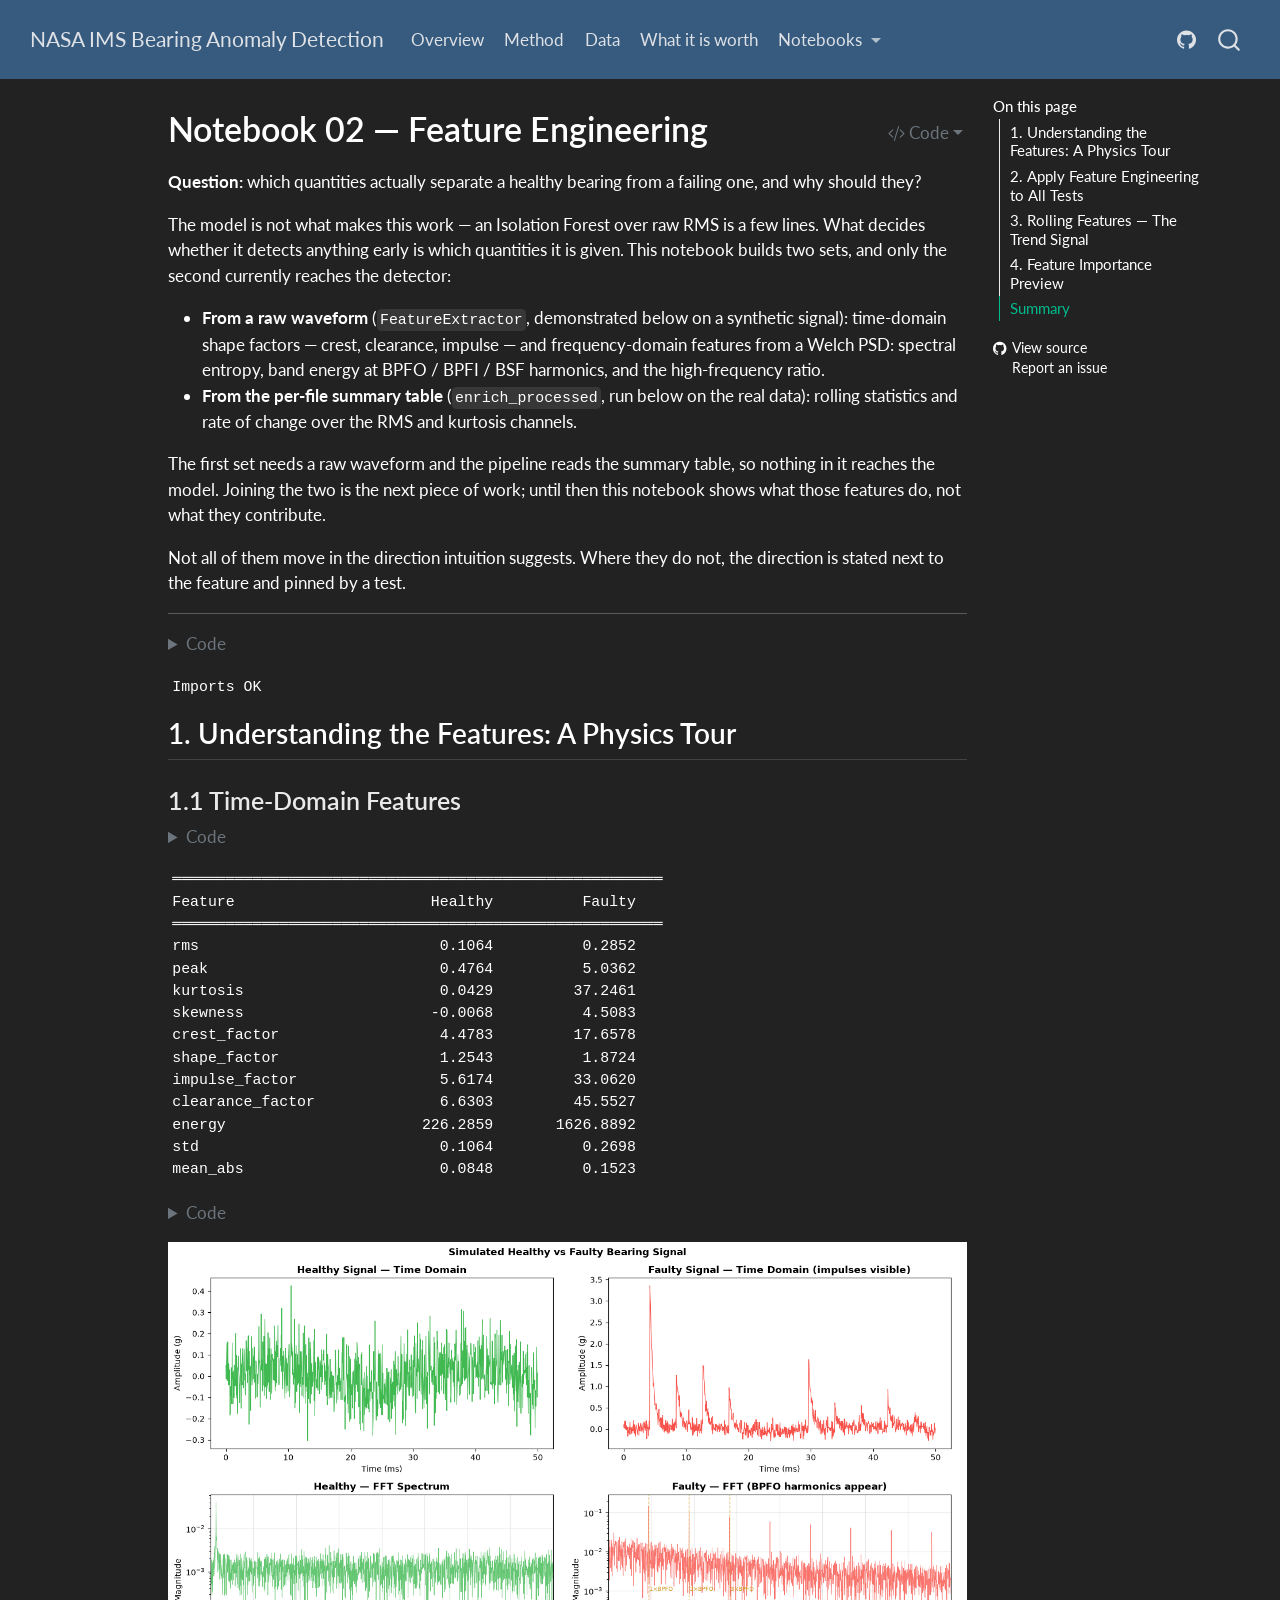
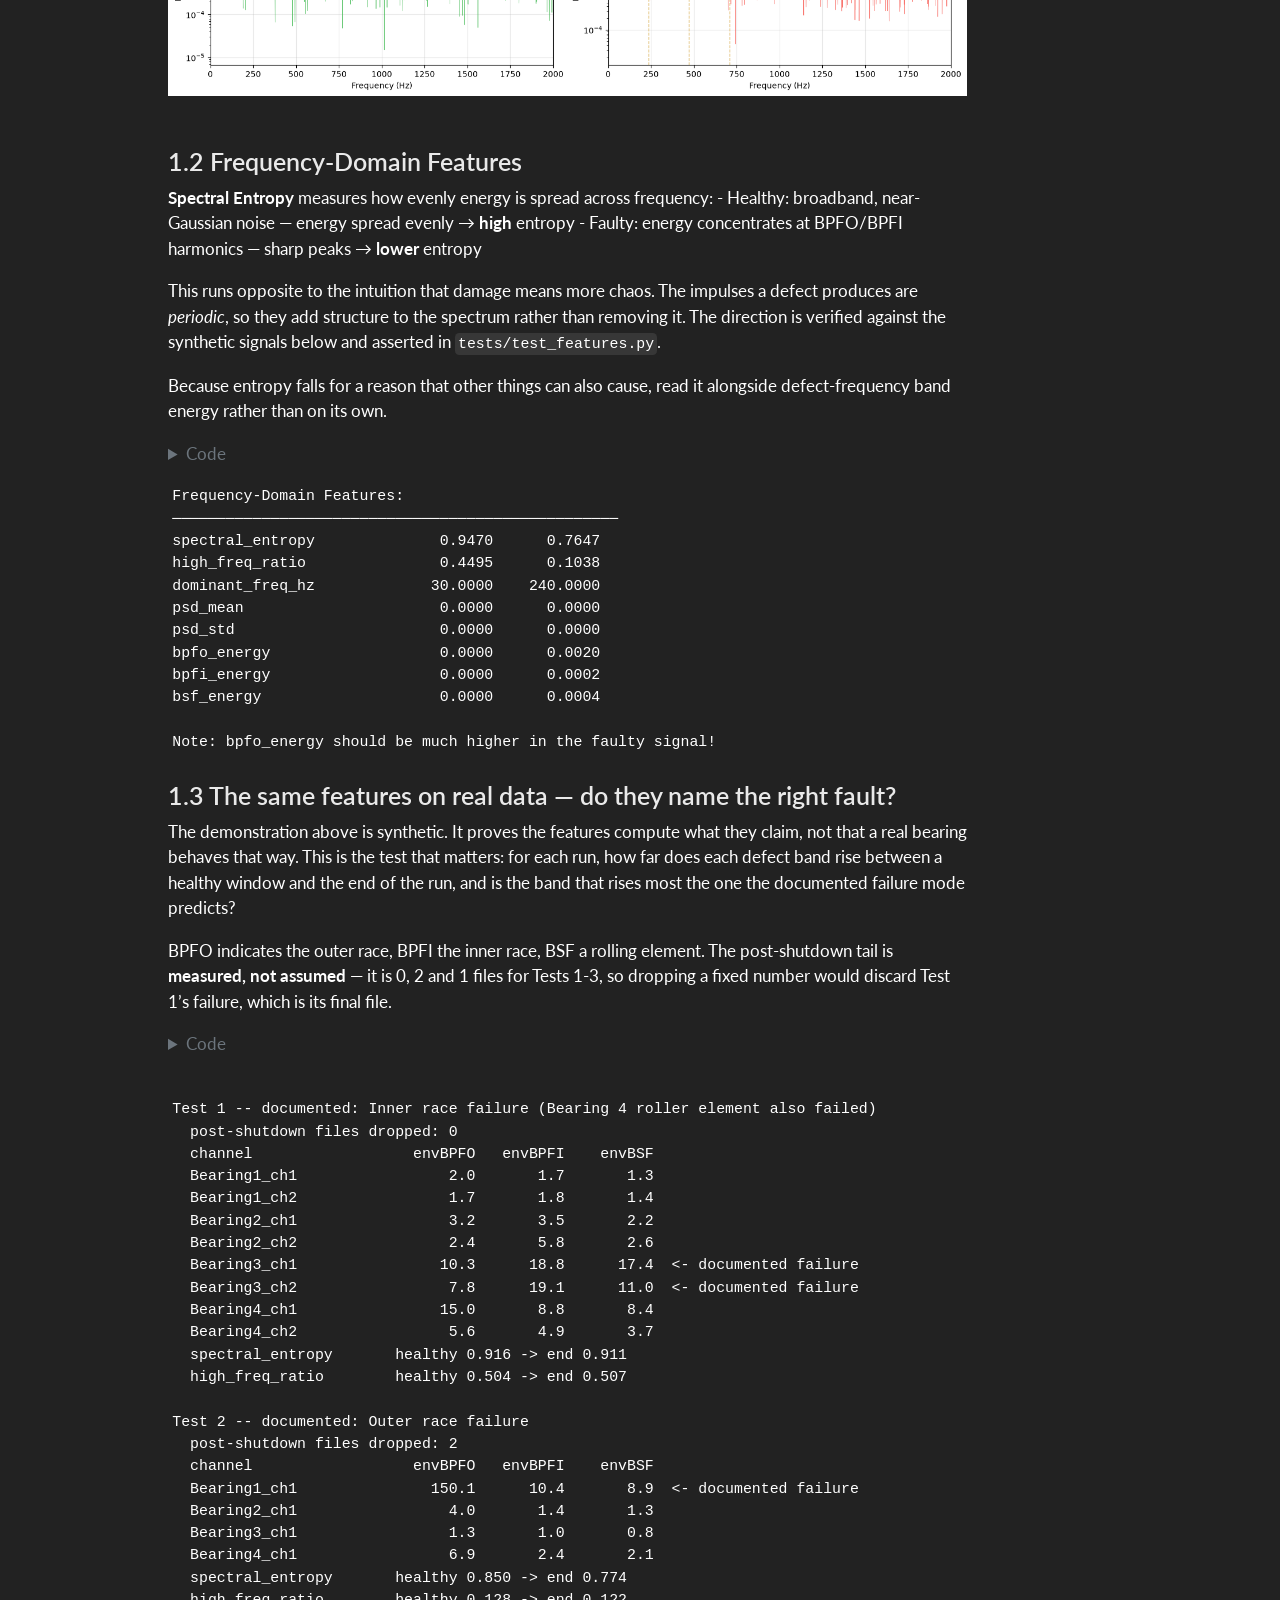
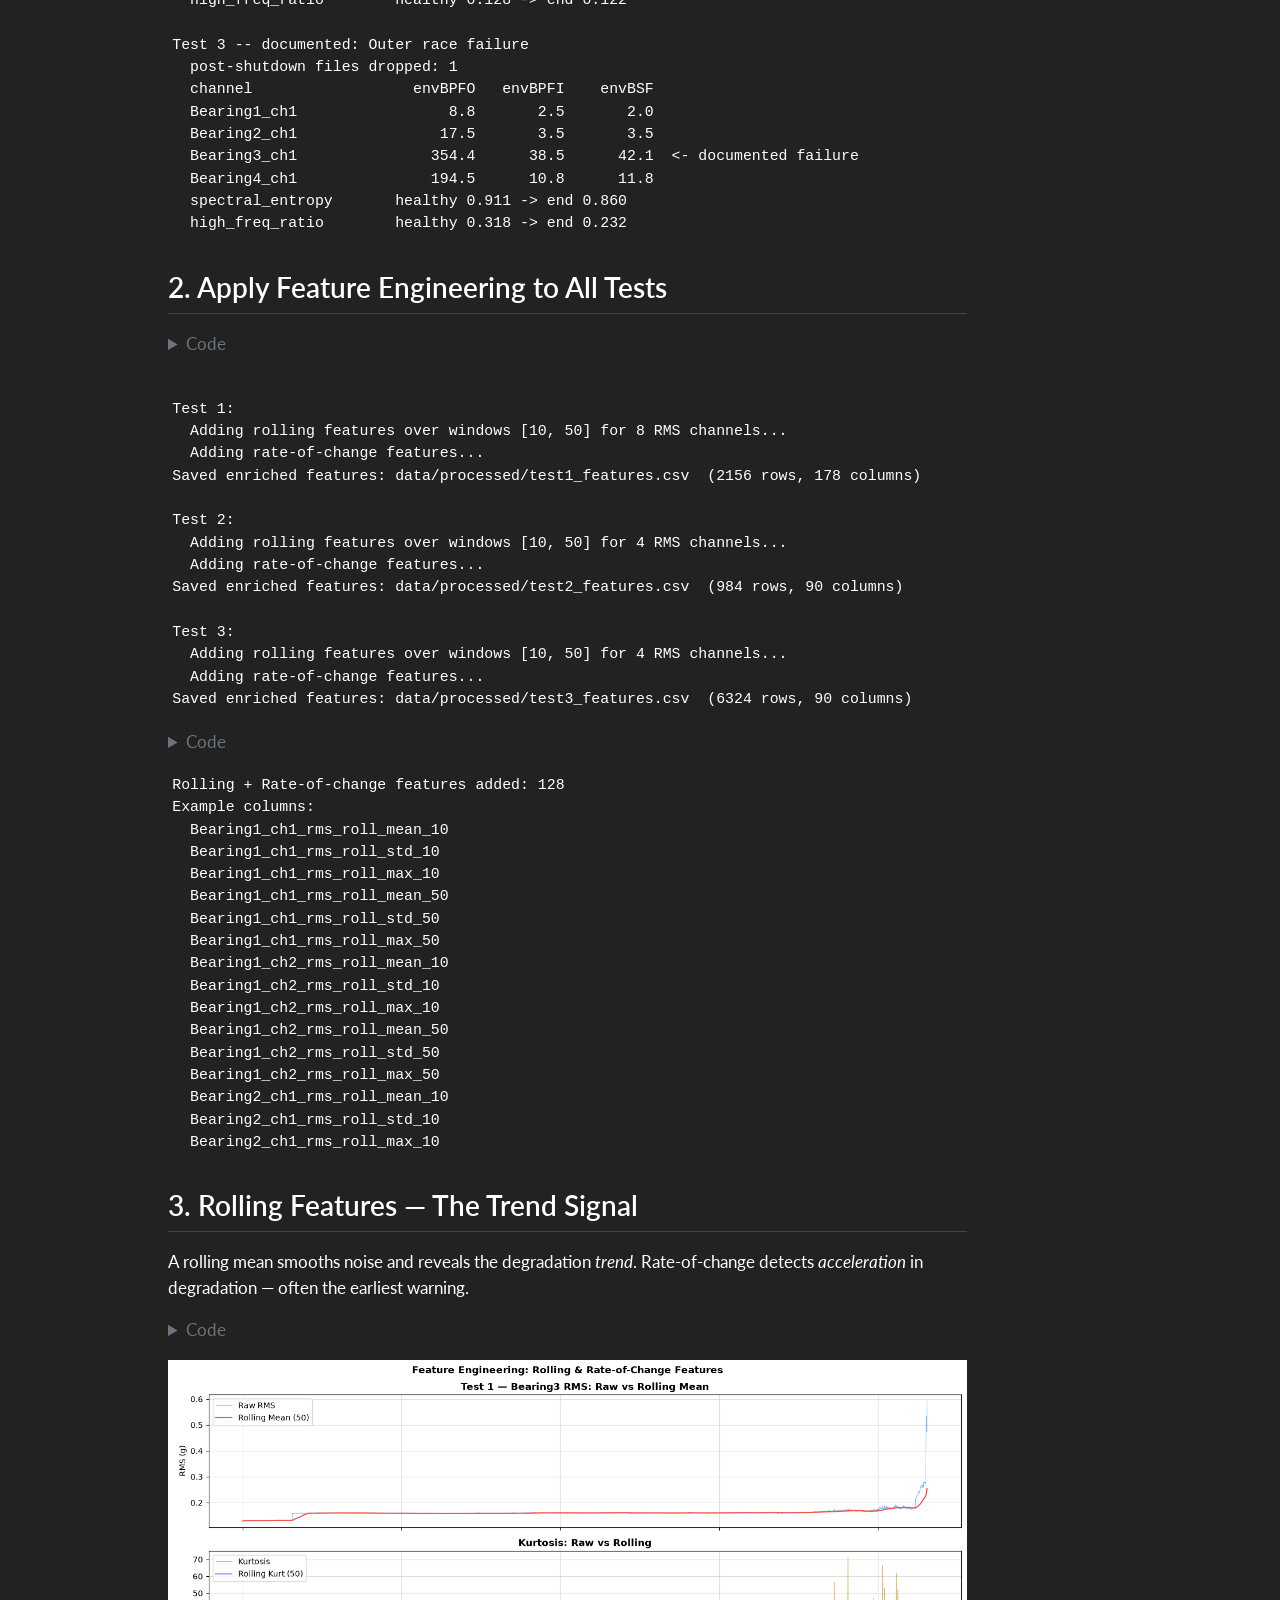
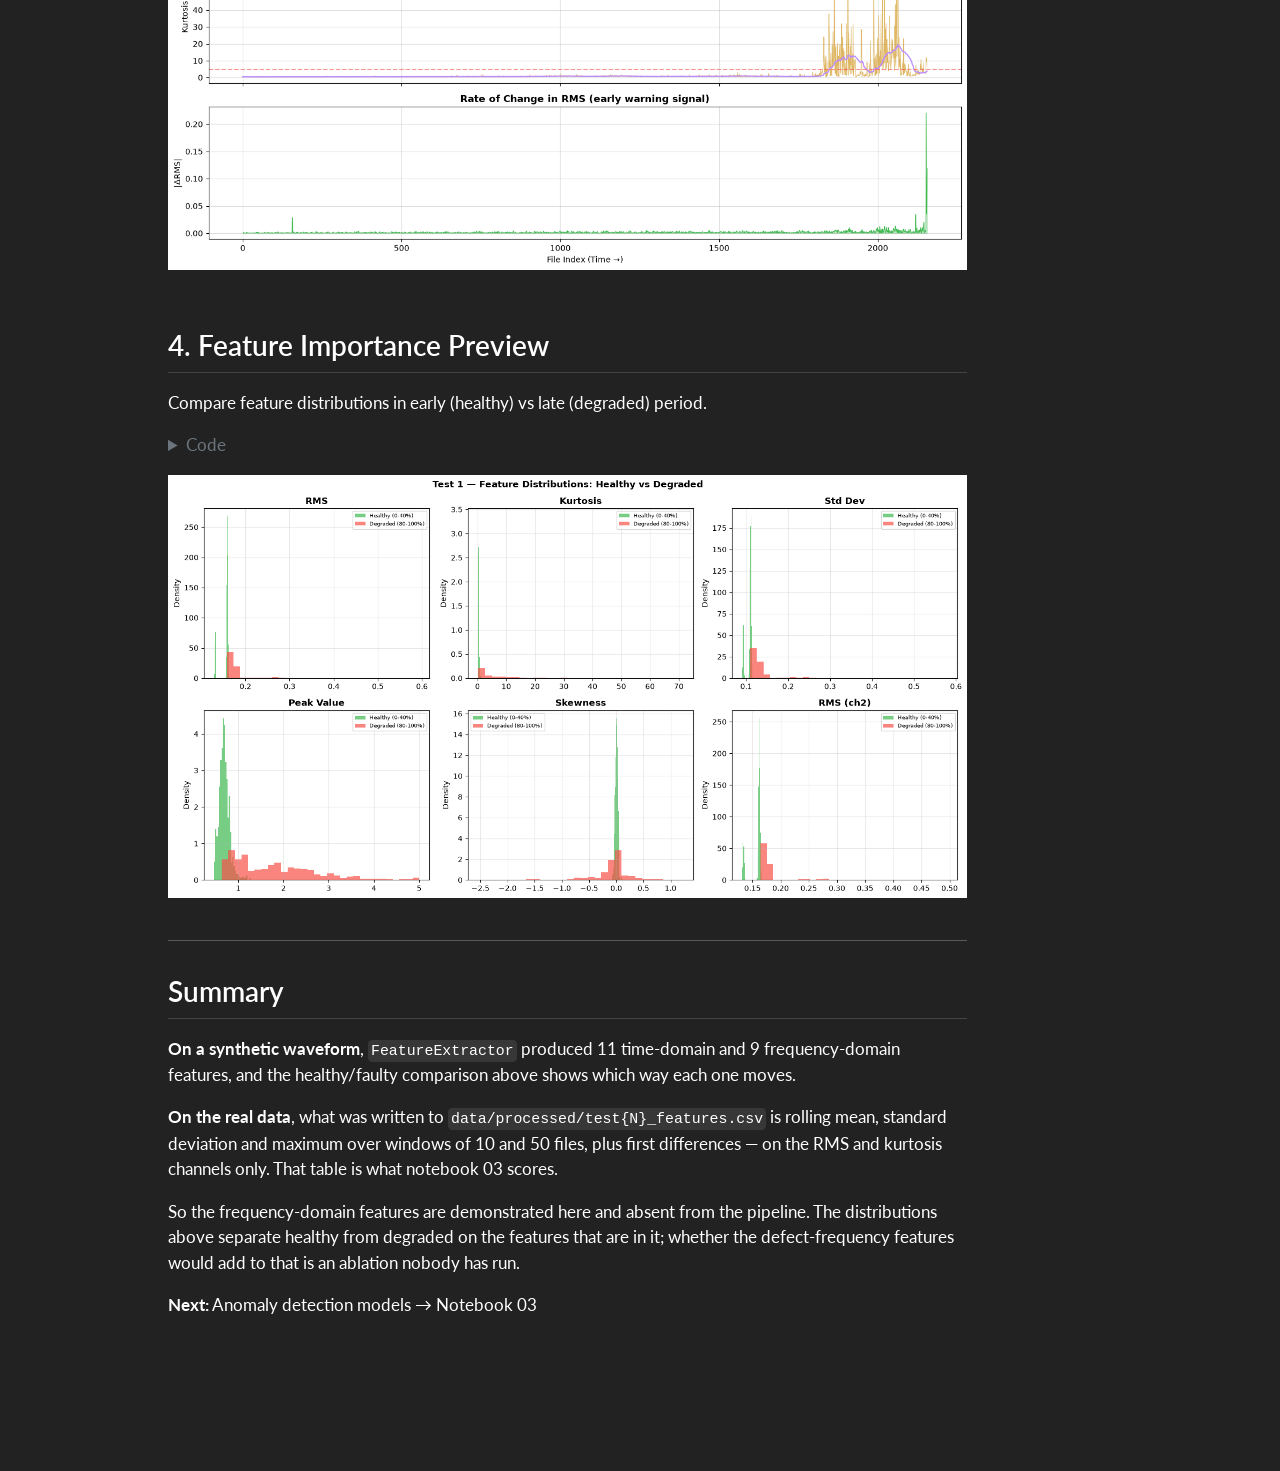
<file: notebooks/02_feature_engineering.html>
<!DOCTYPE html>
<html xmlns="http://www.w3.org/1999/xhtml" lang="en" xml:lang="en"><head>

<meta charset="utf-8">
<meta name="generator" content="quarto-1.10.18">

<meta name="viewport" content="width=device-width, initial-scale=1.0, user-scalable=yes">


<title>Notebook 02 — Feature Engineering – NASA IMS Bearing Anomaly Detection</title>
<style>
/* Default styles provided by pandoc.
** See https://pandoc.org/MANUAL.html#variables-for-html for config info.
*/
span.smallcaps{font-variant: small-caps;}
div.columns{display: flex; gap: 1.5em;}
div.column{flex: auto;}
@media screen {
div.columns{gap: min(4vw, 1.5em);}
div.column{overflow-x: auto;}
}
div.hanging-indent{margin-left: 1.5em; text-indent: -1.5em;}
ul.task-list{list-style: none;}
ul.task-list li input[type="checkbox"] {
  width: 0.8em;
  margin: 0 0.8em 0.2em -1em; /* quarto-specific, see https://github.com/quarto-dev/quarto-cli/issues/4556 */ 
  vertical-align: middle;
}
/* CSS for syntax highlighting */
html { -webkit-text-size-adjust: 100%; }
pre > code.sourceCode { white-space: pre; position: relative; }
pre > code.sourceCode > span { display: inline-block; line-height: 1.25; }
pre > code.sourceCode > span:empty { height: 1.2em; }
.sourceCode { overflow: visible; }
code.sourceCode > span { color: inherit; text-decoration: inherit; }
div.sourceCode { margin: 1em 0; }
pre.sourceCode { margin: 0; }
@media screen {
div.sourceCode { overflow: auto; }
}
@media print {
pre > code.sourceCode { white-space: pre-wrap; }
pre > code.sourceCode > span { text-indent: -5em; padding-left: 5em; }
}
pre.numberSource code
  { counter-reset: source-line 0; }
pre.numberSource code > span
  { position: relative; left: -4em; counter-increment: source-line; }
pre.numberSource code > span > a:first-child::before
  { content: counter(source-line);
    position: relative; left: -1em; text-align: right; vertical-align: baseline;
    border: none; display: inline-block;
    -webkit-touch-callout: none; -webkit-user-select: none;
    -khtml-user-select: none; -moz-user-select: none;
    -ms-user-select: none; user-select: none;
    padding: 0 4px; width: 4em;
  }
pre.numberSource { margin-left: 3em;  padding-left: 4px; }
div.sourceCode
  {   }
@media screen {
pre > code.sourceCode > span > a:first-child::before { text-decoration: underline; }
}
</style>


<script src="../site_libs/quarto-nav/quarto-nav.js"></script>
<script src="../site_libs/quarto-nav/headroom.min.js"></script>
<script src="../site_libs/clipboard/clipboard.min.js"></script>
<script src="../site_libs/quarto-search/autocomplete.umd.js"></script>
<script src="../site_libs/quarto-search/fuse.min.js"></script>
<script src="../site_libs/quarto-search/quarto-search.js"></script>
<meta name="quarto:offset" content="../">
<script src="../site_libs/quarto-html/quarto.js" type="module"></script>
<script src="../site_libs/quarto-html/tabsets/tabsets.js" type="module"></script>
<script src="../site_libs/quarto-html/popper.min.js"></script>
<script src="../site_libs/quarto-html/tippy.umd.min.js"></script>
<script src="../site_libs/quarto-html/anchor.min.js"></script>
<link href="../site_libs/quarto-html/tippy.css" rel="stylesheet">
<link href="../site_libs/quarto-html/quarto-syntax-highlighting-dark-b85bc7c33db8c58e0ec93c3465666fed.css" rel="stylesheet" id="quarto-text-highlighting-styles">
<script src="../site_libs/bootstrap/bootstrap.min.js"></script>
<link href="../site_libs/bootstrap/bootstrap-icons.css" rel="stylesheet">
<link href="../site_libs/bootstrap/bootstrap-d4efa1c2d0bb63bc82632f85e774b19d.min.css" rel="stylesheet" append-hash="true" id="quarto-bootstrap" data-mode="dark">
<script id="quarto-search-options" type="application/json">{
  "location": "navbar",
  "copy-button": false,
  "collapse-after": 3,
  "panel-placement": "end",
  "type": "overlay",
  "limit": 50,
  "keyboard-shortcut": [
    "f",
    "/",
    "s"
  ],
  "show-item-context": false,
  "language": {
    "search-no-results-text": "No results",
    "search-matching-documents-text": "matching documents",
    "search-copy-link-title": "Copy link to search",
    "search-hide-matches-text": "Hide additional matches",
    "search-more-match-text": "more match in this document",
    "search-more-matches-text": "more matches in this document",
    "search-clear-button-title": "Clear",
    "search-text-placeholder": "",
    "search-detached-cancel-button-title": "Cancel",
    "search-submit-button-title": "Submit",
    "search-label": "Search"
  }
}</script>


</head>

<body class="nav-fixed quarto-light">

<div id="quarto-search-results"></div>
  <header id="quarto-header" class="headroom fixed-top">
    <nav class="navbar navbar-expand-lg " data-bs-theme="dark">
      <div class="navbar-container container-fluid">
      <div class="navbar-brand-container mx-auto">
    <a class="navbar-brand" href="../index.html">
    <span class="navbar-title">NASA IMS Bearing Anomaly Detection</span>
    </a>
  </div>
            <div id="quarto-search" class="" title="Search"></div>
          <button class="navbar-toggler" type="button" data-bs-toggle="collapse" data-bs-target="#navbarCollapse" aria-controls="navbarCollapse" role="menu" aria-expanded="false" aria-label="Toggle navigation" onclick="if (window.quartoToggleHeadroom) { window.quartoToggleHeadroom(); }">
  <span class="navbar-toggler-icon"></span>
</button>
          <div class="collapse navbar-collapse" id="navbarCollapse">
            <ul class="navbar-nav navbar-nav-scroll me-auto">
  <li class="nav-item">
    <a class="nav-link" href="../index.html"> 
<span class="menu-text">Overview</span></a>
  </li>  
  <li class="nav-item">
    <a class="nav-link" href="../methodology.html"> 
<span class="menu-text">Method</span></a>
  </li>  
  <li class="nav-item">
    <a class="nav-link" href="../data.html"> 
<span class="menu-text">Data</span></a>
  </li>  
  <li class="nav-item">
    <a class="nav-link" href="../business.html"> 
<span class="menu-text">What it is worth</span></a>
  </li>  
  <li class="nav-item dropdown ">
    <a class="nav-link dropdown-toggle" href="#" id="nav-menu-notebooks" role="link" data-bs-toggle="dropdown" aria-expanded="false">
 <span class="menu-text">Notebooks</span>
    </a>
    <ul class="dropdown-menu" aria-labelledby="nav-menu-notebooks">    
        <li>
    <a class="dropdown-item" href="../notebooks/01_data_exploration.html">
 <span class="dropdown-text">Notebook 01 — Data Exploration</span></a>
  </li>  
        <li>
    <a class="dropdown-item" href="../notebooks/02_feature_engineering.html">
 <span class="dropdown-text">Notebook 02 — Feature Engineering</span></a>
  </li>  
        <li>
    <a class="dropdown-item" href="../notebooks/03_anomaly_detection.html">
 <span class="dropdown-text">Notebook 03 — Anomaly Detection</span></a>
  </li>  
        <li>
    <a class="dropdown-item" href="../notebooks/04_results_visualization.html">
 <span class="dropdown-text">Notebook 04 — Results and Figures</span></a>
  </li>  
    </ul>
  </li>
</ul>
            <ul class="navbar-nav navbar-nav-scroll ms-auto">
  <li class="nav-item compact">
    <a class="nav-link" href="https://github.com/fatemeh-studio/nasa-bearing-anomaly"> <i class="bi bi-github" role="img" aria-label="Source on GitHub">
</i> 
<span class="menu-text"></span></a>
  </li>  
</ul>
          </div> <!-- /navcollapse -->
            <div class="quarto-navbar-tools">
</div>
      </div> <!-- /container-fluid -->
    </nav>
</header>
<!-- content -->
<div id="quarto-content" class="quarto-container page-columns page-rows-contents page-layout-article page-navbar">
<!-- sidebar -->
<!-- margin-sidebar -->
    <div id="quarto-margin-sidebar" class="sidebar margin-sidebar">
        <nav id="TOC" role="doc-toc" class="toc-active">
    <h2 id="toc-title">On this page</h2>
   
  <ul>
  <li><a href="#understanding-the-features-a-physics-tour" id="toc-understanding-the-features-a-physics-tour" class="nav-link active" data-scroll-target="#understanding-the-features-a-physics-tour">1. Understanding the Features: A Physics Tour</a>
  <ul class="collapse">
  <li><a href="#time-domain-features" id="toc-time-domain-features" class="nav-link" data-scroll-target="#time-domain-features">1.1 Time-Domain Features</a></li>
  <li><a href="#frequency-domain-features" id="toc-frequency-domain-features" class="nav-link" data-scroll-target="#frequency-domain-features">1.2 Frequency-Domain Features</a></li>
  <li><a href="#the-same-features-on-real-data-do-they-name-the-right-fault" id="toc-the-same-features-on-real-data-do-they-name-the-right-fault" class="nav-link" data-scroll-target="#the-same-features-on-real-data-do-they-name-the-right-fault">1.3 The same features on real data — do they name the right fault?</a></li>
  </ul></li>
  <li><a href="#apply-feature-engineering-to-all-tests" id="toc-apply-feature-engineering-to-all-tests" class="nav-link" data-scroll-target="#apply-feature-engineering-to-all-tests">2. Apply Feature Engineering to All Tests</a></li>
  <li><a href="#rolling-features-the-trend-signal" id="toc-rolling-features-the-trend-signal" class="nav-link" data-scroll-target="#rolling-features-the-trend-signal">3. Rolling Features — The Trend Signal</a></li>
  <li><a href="#feature-importance-preview" id="toc-feature-importance-preview" class="nav-link" data-scroll-target="#feature-importance-preview">4. Feature Importance Preview</a></li>
  <li><a href="#summary" id="toc-summary" class="nav-link" data-scroll-target="#summary">Summary</a></li>
  </ul>
<div class="toc-actions"><ul><li><a href="https://github.com/fatemeh-studio/nasa-bearing-anomaly/blob/main/notebooks/02_feature_engineering.ipynb" class="toc-action"><i class="bi bi-github"></i>View source</a></li><li><a href="https://github.com/fatemeh-studio/nasa-bearing-anomaly/issues/new" class="toc-action"><i class="bi empty"></i>Report an issue</a></li></ul></div></nav>
    </div>
<!-- main -->
<main class="content" id="quarto-document-content">

<header id="title-block-header" class="quarto-title-block default">
<div class="quarto-title">
<div class="quarto-title-block"><div><h1 class="title">Notebook 02 — Feature Engineering</h1><button type="button" class="btn code-tools-button dropdown-toggle" id="quarto-code-tools-menu" data-bs-toggle="dropdown" aria-expanded="false"><i class="bi"></i> Code</button><ul class="dropdown-menu dropdown-menu-end" aria-labelelledby="quarto-code-tools-menu"><li><a id="quarto-show-all-code" class="dropdown-item" href="javascript:void(0)" role="button">Show All Code</a></li><li><a id="quarto-hide-all-code" class="dropdown-item" href="javascript:void(0)" role="button">Hide All Code</a></li></ul></div></div>
</div>



<div class="quarto-title-meta">

    
  
    
  </div>
  


</header>


<p><strong>Question:</strong> which quantities actually separate a healthy bearing from a failing one, and why should they?</p>
<p>The model is not what makes this work — an Isolation Forest over raw RMS is a few lines. What decides whether it detects anything early is which quantities it is given. This notebook builds two sets, and only the second currently reaches the detector:</p>
<ul>
<li><strong>From a raw waveform</strong> (<code>FeatureExtractor</code>, demonstrated below on a synthetic signal): time-domain shape factors — crest, clearance, impulse — and frequency-domain features from a Welch PSD: spectral entropy, band energy at BPFO / BPFI / BSF harmonics, and the high-frequency ratio.</li>
<li><strong>From the per-file summary table</strong> (<code>enrich_processed</code>, run below on the real data): rolling statistics and rate of change over the RMS and kurtosis channels.</li>
</ul>
<p>The first set needs a raw waveform and the pipeline reads the summary table, so nothing in it reaches the model. Joining the two is the next piece of work; until then this notebook shows what those features do, not what they contribute.</p>
<p>Not all of them move in the direction intuition suggests. Where they do not, the direction is stated next to the feature and pinned by a test.</p>
<hr>
<div id="cell-2" class="cell" data-quarto-private-1="{&quot;key&quot;:&quot;execution&quot;,&quot;value&quot;:{&quot;iopub.execute_input&quot;:&quot;2026-08-15T07:17:26.264215Z&quot;,&quot;iopub.status.busy&quot;:&quot;2026-08-15T07:17:26.264128Z&quot;,&quot;iopub.status.idle&quot;:&quot;2026-08-15T07:17:26.912705Z&quot;,&quot;shell.execute_reply&quot;:&quot;2026-08-15T07:17:26.911990Z&quot;}}" data-execution_count="1">
<details class="code-fold">
<summary>Code</summary>
<div class="code-copy-outer-scaffold"><div class="sourceCode cell-code" id="cb1"><pre class="sourceCode python code-with-copy"><code class="sourceCode python"><span id="cb1-1"><a href="#cb1-1" aria-hidden="true" tabindex="-1"></a><span class="im">import</span> matplotlib.pyplot <span class="im">as</span> plt</span>
<span id="cb1-2"><a href="#cb1-2" aria-hidden="true" tabindex="-1"></a><span class="im">import</span> numpy <span class="im">as</span> np</span>
<span id="cb1-3"><a href="#cb1-3" aria-hidden="true" tabindex="-1"></a><span class="im">from</span> scipy.fft <span class="im">import</span> fft, fftfreq</span>
<span id="cb1-4"><a href="#cb1-4" aria-hidden="true" tabindex="-1"></a></span>
<span id="cb1-5"><a href="#cb1-5" aria-hidden="true" tabindex="-1"></a><span class="im">from</span> nasa_bearing_anomaly.config <span class="im">import</span> FIGURES_DIR</span>
<span id="cb1-6"><a href="#cb1-6" aria-hidden="true" tabindex="-1"></a><span class="im">from</span> nasa_bearing_anomaly.features <span class="im">import</span> FeatureExtractor, enrich_processed</span>
<span id="cb1-7"><a href="#cb1-7" aria-hidden="true" tabindex="-1"></a></span>
<span id="cb1-8"><a href="#cb1-8" aria-hidden="true" tabindex="-1"></a><span class="bu">print</span>(<span class="st">"Imports OK"</span>)</span></code></pre></div><button title="Copy to Clipboard" class="code-copy-button"><i class="bi"></i></button></div>
</details>
<div class="cell-output cell-output-stdout">
<pre><code>Imports OK</code></pre>
</div>
</div>
<section id="understanding-the-features-a-physics-tour" class="level2">
<h2 class="anchored" data-anchor-id="understanding-the-features-a-physics-tour">1. Understanding the Features: A Physics Tour</h2>
<section id="time-domain-features" class="level3">
<h3 class="anchored" data-anchor-id="time-domain-features">1.1 Time-Domain Features</h3>
<div id="cell-4" class="cell" data-quarto-private-1="{&quot;key&quot;:&quot;execution&quot;,&quot;value&quot;:{&quot;iopub.execute_input&quot;:&quot;2026-08-15T07:17:26.929127Z&quot;,&quot;iopub.status.busy&quot;:&quot;2026-08-15T07:17:26.928890Z&quot;,&quot;iopub.status.idle&quot;:&quot;2026-08-15T07:17:26.938736Z&quot;,&quot;shell.execute_reply&quot;:&quot;2026-08-15T07:17:26.938140Z&quot;}}" data-execution_count="2">
<details class="code-fold">
<summary>Code</summary>
<div class="code-copy-outer-scaffold"><div class="sourceCode cell-code" id="cb3"><pre class="sourceCode python code-with-copy"><code class="sourceCode python"><span id="cb3-1"><a href="#cb3-1" aria-hidden="true" tabindex="-1"></a><span class="co"># Simulate healthy vs faulty bearing signals to demonstrate features</span></span>
<span id="cb3-2"><a href="#cb3-2" aria-hidden="true" tabindex="-1"></a>np.random.seed(<span class="dv">42</span>)</span>
<span id="cb3-3"><a href="#cb3-3" aria-hidden="true" tabindex="-1"></a>fs <span class="op">=</span> <span class="dv">20000</span></span>
<span id="cb3-4"><a href="#cb3-4" aria-hidden="true" tabindex="-1"></a>t <span class="op">=</span> np.linspace(<span class="dv">0</span>, <span class="dv">1</span>, fs)</span>
<span id="cb3-5"><a href="#cb3-5" aria-hidden="true" tabindex="-1"></a></span>
<span id="cb3-6"><a href="#cb3-6" aria-hidden="true" tabindex="-1"></a><span class="co"># Healthy: Gaussian noise + harmonic</span></span>
<span id="cb3-7"><a href="#cb3-7" aria-hidden="true" tabindex="-1"></a>healthy <span class="op">=</span> np.random.normal(<span class="dv">0</span>, <span class="fl">0.1</span>, fs) <span class="op">+</span> <span class="fl">0.05</span> <span class="op">*</span> np.sin(<span class="dv">2</span> <span class="op">*</span> np.pi <span class="op">*</span> <span class="fl">33.33</span> <span class="op">*</span> t)</span>
<span id="cb3-8"><a href="#cb3-8" aria-hidden="true" tabindex="-1"></a></span>
<span id="cb3-9"><a href="#cb3-9" aria-hidden="true" tabindex="-1"></a><span class="co"># Faulty: Add periodic impulses at BPFO = 236 Hz</span></span>
<span id="cb3-10"><a href="#cb3-10" aria-hidden="true" tabindex="-1"></a>bpfo <span class="op">=</span> <span class="fl">236.0</span></span>
<span id="cb3-11"><a href="#cb3-11" aria-hidden="true" tabindex="-1"></a>impulse_times <span class="op">=</span> np.arange(<span class="dv">0</span>, <span class="dv">1</span>, <span class="dv">1</span> <span class="op">/</span> bpfo)</span>
<span id="cb3-12"><a href="#cb3-12" aria-hidden="true" tabindex="-1"></a>faulty <span class="op">=</span> healthy.copy()</span>
<span id="cb3-13"><a href="#cb3-13" aria-hidden="true" tabindex="-1"></a><span class="cf">for</span> it <span class="kw">in</span> impulse_times:</span>
<span id="cb3-14"><a href="#cb3-14" aria-hidden="true" tabindex="-1"></a>    idx <span class="op">=</span> <span class="bu">int</span>(it <span class="op">*</span> fs)</span>
<span id="cb3-15"><a href="#cb3-15" aria-hidden="true" tabindex="-1"></a>    <span class="cf">if</span> idx <span class="op">&lt;</span> fs <span class="op">-</span> <span class="dv">100</span>:</span>
<span id="cb3-16"><a href="#cb3-16" aria-hidden="true" tabindex="-1"></a>        faulty[idx : idx <span class="op">+</span> <span class="dv">50</span>] <span class="op">+=</span> np.random.exponential(<span class="fl">0.8</span>) <span class="op">*</span> np.exp(<span class="op">-</span>np.linspace(<span class="dv">0</span>, <span class="dv">5</span>, <span class="dv">50</span>))</span>
<span id="cb3-17"><a href="#cb3-17" aria-hidden="true" tabindex="-1"></a></span>
<span id="cb3-18"><a href="#cb3-18" aria-hidden="true" tabindex="-1"></a>extractor <span class="op">=</span> FeatureExtractor(fs<span class="op">=</span>fs)</span>
<span id="cb3-19"><a href="#cb3-19" aria-hidden="true" tabindex="-1"></a></span>
<span id="cb3-20"><a href="#cb3-20" aria-hidden="true" tabindex="-1"></a><span class="bu">print</span>(<span class="st">"═"</span> <span class="op">*</span> <span class="dv">55</span>)</span>
<span id="cb3-21"><a href="#cb3-21" aria-hidden="true" tabindex="-1"></a><span class="bu">print</span>(<span class="ss">f"</span><span class="sc">{</span><span class="st">'Feature'</span><span class="sc">:&lt;20}</span><span class="ss"> </span><span class="sc">{</span><span class="st">'Healthy'</span><span class="sc">:&gt;15}</span><span class="ss"> </span><span class="sc">{</span><span class="st">'Faulty'</span><span class="sc">:&gt;15}</span><span class="ss">"</span>)</span>
<span id="cb3-22"><a href="#cb3-22" aria-hidden="true" tabindex="-1"></a><span class="bu">print</span>(<span class="st">"═"</span> <span class="op">*</span> <span class="dv">55</span>)</span>
<span id="cb3-23"><a href="#cb3-23" aria-hidden="true" tabindex="-1"></a>h_feat <span class="op">=</span> extractor.extract_time_domain(healthy)</span>
<span id="cb3-24"><a href="#cb3-24" aria-hidden="true" tabindex="-1"></a>f_feat <span class="op">=</span> extractor.extract_time_domain(faulty)</span>
<span id="cb3-25"><a href="#cb3-25" aria-hidden="true" tabindex="-1"></a><span class="cf">for</span> feat <span class="kw">in</span> h_feat:</span>
<span id="cb3-26"><a href="#cb3-26" aria-hidden="true" tabindex="-1"></a>    <span class="bu">print</span>(<span class="ss">f"</span><span class="sc">{</span>feat<span class="sc">:&lt;20}</span><span class="ss"> </span><span class="sc">{</span>h_feat[feat]<span class="sc">:&gt;15.4f}</span><span class="ss"> </span><span class="sc">{</span>f_feat[feat]<span class="sc">:&gt;15.4f}</span><span class="ss">"</span>)</span></code></pre></div><button title="Copy to Clipboard" class="code-copy-button"><i class="bi"></i></button></div>
</details>
<div class="cell-output cell-output-stdout">
<pre><code>═══════════════════════════════════════════════════════
Feature                      Healthy          Faulty
═══════════════════════════════════════════════════════
rms                           0.1064          0.2852
peak                          0.4764          5.0362
kurtosis                      0.0429         37.2461
skewness                     -0.0068          4.5083
crest_factor                  4.4783         17.6578
shape_factor                  1.2543          1.8724
impulse_factor                5.6174         33.0620
clearance_factor              6.6303         45.5527
energy                      226.2859       1626.8892
std                           0.1064          0.2698
mean_abs                      0.0848          0.1523</code></pre>
</div>
</div>
<div id="cell-5" class="cell" data-quarto-private-1="{&quot;key&quot;:&quot;execution&quot;,&quot;value&quot;:{&quot;iopub.execute_input&quot;:&quot;2026-08-15T07:17:26.939705Z&quot;,&quot;iopub.status.busy&quot;:&quot;2026-08-15T07:17:26.939610Z&quot;,&quot;iopub.status.idle&quot;:&quot;2026-08-15T07:17:27.740283Z&quot;,&quot;shell.execute_reply&quot;:&quot;2026-08-15T07:17:27.739750Z&quot;}}" data-execution_count="3">
<details class="code-fold">
<summary>Code</summary>
<div class="code-copy-outer-scaffold"><div class="sourceCode cell-code" id="cb5"><pre class="sourceCode python code-with-copy"><code class="sourceCode python"><span id="cb5-1"><a href="#cb5-1" aria-hidden="true" tabindex="-1"></a><span class="co"># Visualize the simulated signals</span></span>
<span id="cb5-2"><a href="#cb5-2" aria-hidden="true" tabindex="-1"></a>fig, axes <span class="op">=</span> plt.subplots(<span class="dv">2</span>, <span class="dv">2</span>, figsize<span class="op">=</span>(<span class="dv">14</span>, <span class="dv">8</span>))</span>
<span id="cb5-3"><a href="#cb5-3" aria-hidden="true" tabindex="-1"></a></span>
<span id="cb5-4"><a href="#cb5-4" aria-hidden="true" tabindex="-1"></a>t_plot <span class="op">=</span> t[:<span class="dv">1000</span>]  <span class="co"># first 50ms</span></span>
<span id="cb5-5"><a href="#cb5-5" aria-hidden="true" tabindex="-1"></a></span>
<span id="cb5-6"><a href="#cb5-6" aria-hidden="true" tabindex="-1"></a><span class="co"># Time domain</span></span>
<span id="cb5-7"><a href="#cb5-7" aria-hidden="true" tabindex="-1"></a>axes[<span class="dv">0</span>, <span class="dv">0</span>].plot(t_plot <span class="op">*</span> <span class="dv">1000</span>, healthy[:<span class="dv">1000</span>], color<span class="op">=</span><span class="st">"#3fb950"</span>, linewidth<span class="op">=</span><span class="fl">0.8</span>)</span>
<span id="cb5-8"><a href="#cb5-8" aria-hidden="true" tabindex="-1"></a>axes[<span class="dv">0</span>, <span class="dv">0</span>].set_title(<span class="st">"Healthy Signal — Time Domain"</span>, fontweight<span class="op">=</span><span class="st">"bold"</span>)</span>
<span id="cb5-9"><a href="#cb5-9" aria-hidden="true" tabindex="-1"></a>axes[<span class="dv">0</span>, <span class="dv">0</span>].set_xlabel(<span class="st">"Time (ms)"</span>)</span>
<span id="cb5-10"><a href="#cb5-10" aria-hidden="true" tabindex="-1"></a>axes[<span class="dv">0</span>, <span class="dv">0</span>].set_ylabel(<span class="st">"Amplitude (g)"</span>)</span>
<span id="cb5-11"><a href="#cb5-11" aria-hidden="true" tabindex="-1"></a></span>
<span id="cb5-12"><a href="#cb5-12" aria-hidden="true" tabindex="-1"></a>axes[<span class="dv">0</span>, <span class="dv">1</span>].plot(t_plot <span class="op">*</span> <span class="dv">1000</span>, faulty[:<span class="dv">1000</span>], color<span class="op">=</span><span class="st">"#f85149"</span>, linewidth<span class="op">=</span><span class="fl">0.8</span>)</span>
<span id="cb5-13"><a href="#cb5-13" aria-hidden="true" tabindex="-1"></a>axes[<span class="dv">0</span>, <span class="dv">1</span>].set_title(<span class="st">"Faulty Signal — Time Domain (impulses visible)"</span>, fontweight<span class="op">=</span><span class="st">"bold"</span>)</span>
<span id="cb5-14"><a href="#cb5-14" aria-hidden="true" tabindex="-1"></a>axes[<span class="dv">0</span>, <span class="dv">1</span>].set_xlabel(<span class="st">"Time (ms)"</span>)</span>
<span id="cb5-15"><a href="#cb5-15" aria-hidden="true" tabindex="-1"></a>axes[<span class="dv">0</span>, <span class="dv">1</span>].set_ylabel(<span class="st">"Amplitude (g)"</span>)</span>
<span id="cb5-16"><a href="#cb5-16" aria-hidden="true" tabindex="-1"></a></span>
<span id="cb5-17"><a href="#cb5-17" aria-hidden="true" tabindex="-1"></a></span>
<span id="cb5-18"><a href="#cb5-18" aria-hidden="true" tabindex="-1"></a><span class="co"># Frequency domain (FFT)</span></span>
<span id="cb5-19"><a href="#cb5-19" aria-hidden="true" tabindex="-1"></a><span class="kw">def</span> plot_fft(ax, x, fs, color, title):</span>
<span id="cb5-20"><a href="#cb5-20" aria-hidden="true" tabindex="-1"></a>    N <span class="op">=</span> <span class="bu">len</span>(x)</span>
<span id="cb5-21"><a href="#cb5-21" aria-hidden="true" tabindex="-1"></a>    freqs <span class="op">=</span> fftfreq(N, <span class="dv">1</span> <span class="op">/</span> fs)[: N <span class="op">//</span> <span class="dv">2</span>]</span>
<span id="cb5-22"><a href="#cb5-22" aria-hidden="true" tabindex="-1"></a>    mag <span class="op">=</span> np.<span class="bu">abs</span>(fft(x))[: N <span class="op">//</span> <span class="dv">2</span>] <span class="op">*</span> <span class="dv">2</span> <span class="op">/</span> N</span>
<span id="cb5-23"><a href="#cb5-23" aria-hidden="true" tabindex="-1"></a>    ax.semilogy(freqs, mag <span class="op">+</span> <span class="fl">1e-6</span>, color<span class="op">=</span>color, linewidth<span class="op">=</span><span class="fl">0.5</span>, alpha<span class="op">=</span><span class="fl">0.8</span>)</span>
<span id="cb5-24"><a href="#cb5-24" aria-hidden="true" tabindex="-1"></a>    ax.set_xlim(<span class="dv">0</span>, <span class="dv">2000</span>)</span>
<span id="cb5-25"><a href="#cb5-25" aria-hidden="true" tabindex="-1"></a>    ax.set_title(title, fontweight<span class="op">=</span><span class="st">"bold"</span>)</span>
<span id="cb5-26"><a href="#cb5-26" aria-hidden="true" tabindex="-1"></a>    ax.set_xlabel(<span class="st">"Frequency (Hz)"</span>)</span>
<span id="cb5-27"><a href="#cb5-27" aria-hidden="true" tabindex="-1"></a>    ax.set_ylabel(<span class="st">"Magnitude"</span>)</span>
<span id="cb5-28"><a href="#cb5-28" aria-hidden="true" tabindex="-1"></a>    ax.grid(<span class="va">True</span>, alpha<span class="op">=</span><span class="fl">0.3</span>)</span>
<span id="cb5-29"><a href="#cb5-29" aria-hidden="true" tabindex="-1"></a></span>
<span id="cb5-30"><a href="#cb5-30" aria-hidden="true" tabindex="-1"></a></span>
<span id="cb5-31"><a href="#cb5-31" aria-hidden="true" tabindex="-1"></a>plot_fft(axes[<span class="dv">1</span>, <span class="dv">0</span>], healthy, fs, <span class="st">"#3fb950"</span>, <span class="st">"Healthy — FFT Spectrum"</span>)</span>
<span id="cb5-32"><a href="#cb5-32" aria-hidden="true" tabindex="-1"></a>plot_fft(axes[<span class="dv">1</span>, <span class="dv">1</span>], faulty, fs, <span class="st">"#f85149"</span>, <span class="st">"Faulty — FFT (BPFO harmonics appear)"</span>)</span>
<span id="cb5-33"><a href="#cb5-33" aria-hidden="true" tabindex="-1"></a></span>
<span id="cb5-34"><a href="#cb5-34" aria-hidden="true" tabindex="-1"></a><span class="co"># Mark BPFO and harmonics</span></span>
<span id="cb5-35"><a href="#cb5-35" aria-hidden="true" tabindex="-1"></a><span class="cf">for</span> h <span class="kw">in</span> <span class="bu">range</span>(<span class="dv">1</span>, <span class="dv">4</span>):</span>
<span id="cb5-36"><a href="#cb5-36" aria-hidden="true" tabindex="-1"></a>    axes[<span class="dv">1</span>, <span class="dv">1</span>].axvline(x<span class="op">=</span>bpfo <span class="op">*</span> h, color<span class="op">=</span><span class="st">"#d29922"</span>, linestyle<span class="op">=</span><span class="st">"--"</span>, alpha<span class="op">=</span><span class="fl">0.7</span>, linewidth<span class="op">=</span><span class="dv">1</span>)</span>
<span id="cb5-37"><a href="#cb5-37" aria-hidden="true" tabindex="-1"></a>    axes[<span class="dv">1</span>, <span class="dv">1</span>].text(bpfo <span class="op">*</span> h <span class="op">+</span> <span class="dv">5</span>, <span class="fl">0.001</span>, <span class="ss">f"</span><span class="sc">{</span>h<span class="sc">}</span><span class="ss">×BPFO"</span>, color<span class="op">=</span><span class="st">"#d29922"</span>, fontsize<span class="op">=</span><span class="dv">7</span>)</span>
<span id="cb5-38"><a href="#cb5-38" aria-hidden="true" tabindex="-1"></a></span>
<span id="cb5-39"><a href="#cb5-39" aria-hidden="true" tabindex="-1"></a>plt.suptitle(<span class="st">"Simulated Healthy vs Faulty Bearing Signal"</span>, fontsize<span class="op">=</span><span class="dv">12</span>, fontweight<span class="op">=</span><span class="st">"bold"</span>)</span>
<span id="cb5-40"><a href="#cb5-40" aria-hidden="true" tabindex="-1"></a>plt.tight_layout()</span>
<span id="cb5-41"><a href="#cb5-41" aria-hidden="true" tabindex="-1"></a>plt.savefig(FIGURES_DIR <span class="op">/</span> <span class="st">"feature_signal_demo.png"</span>, dpi<span class="op">=</span><span class="dv">150</span>, bbox_inches<span class="op">=</span><span class="st">"tight"</span>)</span>
<span id="cb5-42"><a href="#cb5-42" aria-hidden="true" tabindex="-1"></a>plt.show()</span></code></pre></div><button title="Copy to Clipboard" class="code-copy-button"><i class="bi"></i></button></div>
</details>
<div class="cell-output cell-output-display">
<div>
<figure class="figure">
<p><img src="02_feature_engineering_files/figure-html/cell-4-output-1.png" class="img-fluid figure-img"></p>
</figure>
</div>
</div>
</div>
</section>
<section id="frequency-domain-features" class="level3">
<h3 class="anchored" data-anchor-id="frequency-domain-features">1.2 Frequency-Domain Features</h3>
<p><strong>Spectral Entropy</strong> measures how evenly energy is spread across frequency: - Healthy: broadband, near-Gaussian noise — energy spread evenly → <strong>high</strong> entropy - Faulty: energy concentrates at BPFO/BPFI harmonics — sharp peaks → <strong>lower</strong> entropy</p>
<p>This runs opposite to the intuition that damage means more chaos. The impulses a defect produces are <em>periodic</em>, so they add structure to the spectrum rather than removing it. The direction is verified against the synthetic signals below and asserted in <code>tests/test_features.py</code>.</p>
<p>Because entropy falls for a reason that other things can also cause, read it alongside defect-frequency band energy rather than on its own.</p>
<div id="cell-7" class="cell" data-quarto-private-1="{&quot;key&quot;:&quot;execution&quot;,&quot;value&quot;:{&quot;iopub.execute_input&quot;:&quot;2026-08-15T07:17:27.741527Z&quot;,&quot;iopub.status.busy&quot;:&quot;2026-08-15T07:17:27.741429Z&quot;,&quot;iopub.status.idle&quot;:&quot;2026-08-15T07:17:27.745800Z&quot;,&quot;shell.execute_reply&quot;:&quot;2026-08-15T07:17:27.745248Z&quot;}}" data-execution_count="4">
<details class="code-fold">
<summary>Code</summary>
<div class="code-copy-outer-scaffold"><div class="sourceCode cell-code" id="cb6"><pre class="sourceCode python code-with-copy"><code class="sourceCode python"><span id="cb6-1"><a href="#cb6-1" aria-hidden="true" tabindex="-1"></a><span class="bu">print</span>(<span class="st">"Frequency-Domain Features:"</span>)</span>
<span id="cb6-2"><a href="#cb6-2" aria-hidden="true" tabindex="-1"></a><span class="bu">print</span>(<span class="st">"─"</span> <span class="op">*</span> <span class="dv">50</span>)</span>
<span id="cb6-3"><a href="#cb6-3" aria-hidden="true" tabindex="-1"></a>h_freq <span class="op">=</span> extractor.extract_frequency_domain(healthy)</span>
<span id="cb6-4"><a href="#cb6-4" aria-hidden="true" tabindex="-1"></a>f_freq <span class="op">=</span> extractor.extract_frequency_domain(faulty)</span>
<span id="cb6-5"><a href="#cb6-5" aria-hidden="true" tabindex="-1"></a><span class="cf">for</span> feat <span class="kw">in</span> h_freq:</span>
<span id="cb6-6"><a href="#cb6-6" aria-hidden="true" tabindex="-1"></a>    <span class="bu">print</span>(<span class="ss">f"</span><span class="sc">{</span>feat<span class="sc">:&lt;25}</span><span class="ss"> </span><span class="sc">{</span>h_freq[feat]<span class="sc">:&gt;10.4f}</span><span class="ss">  </span><span class="sc">{</span>f_freq[feat]<span class="sc">:&gt;10.4f}</span><span class="ss">"</span>)</span>
<span id="cb6-7"><a href="#cb6-7" aria-hidden="true" tabindex="-1"></a><span class="bu">print</span>()</span>
<span id="cb6-8"><a href="#cb6-8" aria-hidden="true" tabindex="-1"></a><span class="bu">print</span>(<span class="st">"Note: bpfo_energy should be much higher in the faulty signal!"</span>)</span></code></pre></div><button title="Copy to Clipboard" class="code-copy-button"><i class="bi"></i></button></div>
</details>
<div class="cell-output cell-output-stdout">
<pre><code>Frequency-Domain Features:
──────────────────────────────────────────────────
spectral_entropy              0.9470      0.7647
high_freq_ratio               0.4495      0.1038
dominant_freq_hz             30.0000    240.0000
psd_mean                      0.0000      0.0000
psd_std                       0.0000      0.0000
bpfo_energy                   0.0000      0.0020
bpfi_energy                   0.0000      0.0002
bsf_energy                    0.0000      0.0004

Note: bpfo_energy should be much higher in the faulty signal!</code></pre>
</div>
</div>
</section>
<section id="the-same-features-on-real-data-do-they-name-the-right-fault" class="level3">
<h3 class="anchored" data-anchor-id="the-same-features-on-real-data-do-they-name-the-right-fault">1.3 The same features on real data — do they name the right fault?</h3>
<p>The demonstration above is synthetic. It proves the features compute what they claim, not that a real bearing behaves that way. This is the test that matters: for each run, how far does each defect band rise between a healthy window and the end of the run, and is the band that rises most the one the documented failure mode predicts?</p>
<p>BPFO indicates the outer race, BPFI the inner race, BSF a rolling element. The post-shutdown tail is <strong>measured, not assumed</strong> — it is 0, 2 and 1 files for Tests 1-3, so dropping a fixed number would discard Test 1’s failure, which is its final file.</p>
<div id="cell-9" class="cell" data-execution_count="5">
<details class="code-fold">
<summary>Code</summary>
<div class="code-copy-outer-scaffold"><div class="sourceCode cell-code" id="cb8"><pre class="sourceCode python code-with-copy"><code class="sourceCode python"><span id="cb8-1"><a href="#cb8-1" aria-hidden="true" tabindex="-1"></a><span class="co"># Fold change from a healthy window to the end of each run, per bearing, per band,</span></span>
<span id="cb8-2"><a href="#cb8-2" aria-hidden="true" tabindex="-1"></a><span class="co"># measured on the envelope spectrum. Reads the committed tables, so this runs from a</span></span>
<span id="cb8-3"><a href="#cb8-3" aria-hidden="true" tabindex="-1"></a><span class="co"># clean clone without the 6.2 GB raw archive.</span></span>
<span id="cb8-4"><a href="#cb8-4" aria-hidden="true" tabindex="-1"></a><span class="im">import</span> pandas <span class="im">as</span> pd</span>
<span id="cb8-5"><a href="#cb8-5" aria-hidden="true" tabindex="-1"></a></span>
<span id="cb8-6"><a href="#cb8-6" aria-hidden="true" tabindex="-1"></a><span class="im">from</span> nasa_bearing_anomaly.business <span class="im">import</span> drop_shutdown_tail</span>
<span id="cb8-7"><a href="#cb8-7" aria-hidden="true" tabindex="-1"></a><span class="im">from</span> nasa_bearing_anomaly.config <span class="im">import</span> TEST_CONFIG</span>
<span id="cb8-8"><a href="#cb8-8" aria-hidden="true" tabindex="-1"></a><span class="im">from</span> nasa_bearing_anomaly.features <span class="im">import</span> spectral_path</span>
<span id="cb8-9"><a href="#cb8-9" aria-hidden="true" tabindex="-1"></a><span class="im">from</span> nasa_bearing_anomaly.loading <span class="im">import</span> load_processed</span>
<span id="cb8-10"><a href="#cb8-10" aria-hidden="true" tabindex="-1"></a></span>
<span id="cb8-11"><a href="#cb8-11" aria-hidden="true" tabindex="-1"></a>HEALTHY <span class="op">=</span> <span class="bu">slice</span>(<span class="dv">100</span>, <span class="dv">130</span>)  <span class="co"># early, well inside the healthy region</span></span>
<span id="cb8-12"><a href="#cb8-12" aria-hidden="true" tabindex="-1"></a>N_END <span class="op">=</span> <span class="dv">30</span>  <span class="co"># last live acquisitions</span></span>
<span id="cb8-13"><a href="#cb8-13" aria-hidden="true" tabindex="-1"></a></span>
<span id="cb8-14"><a href="#cb8-14" aria-hidden="true" tabindex="-1"></a><span class="cf">for</span> test_id <span class="kw">in</span> [<span class="dv">1</span>, <span class="dv">2</span>, <span class="dv">3</span>]:</span>
<span id="cb8-15"><a href="#cb8-15" aria-hidden="true" tabindex="-1"></a>    spectral <span class="op">=</span> pd.read_csv(spectral_path(test_id), index_col<span class="op">=</span><span class="st">"file_index"</span>)</span>
<span id="cb8-16"><a href="#cb8-16" aria-hidden="true" tabindex="-1"></a>    live, n_tail <span class="op">=</span> drop_shutdown_tail(load_processed(test_id).join(spectral))</span>
<span id="cb8-17"><a href="#cb8-17" aria-hidden="true" tabindex="-1"></a>    healthy, end <span class="op">=</span> live.iloc[HEALTHY], live.iloc[<span class="op">-</span>N_END:]</span>
<span id="cb8-18"><a href="#cb8-18" aria-hidden="true" tabindex="-1"></a></span>
<span id="cb8-19"><a href="#cb8-19" aria-hidden="true" tabindex="-1"></a>    config <span class="op">=</span> TEST_CONFIG[test_id]</span>
<span id="cb8-20"><a href="#cb8-20" aria-hidden="true" tabindex="-1"></a>    <span class="bu">print</span>(<span class="ss">f"</span><span class="ch">\n</span><span class="ss">Test </span><span class="sc">{</span>test_id<span class="sc">}</span><span class="ss"> -- documented: </span><span class="sc">{</span>config[<span class="st">'failure_mode'</span>]<span class="sc">}</span><span class="ss">"</span>)</span>
<span id="cb8-21"><a href="#cb8-21" aria-hidden="true" tabindex="-1"></a>    <span class="bu">print</span>(<span class="ss">f"  post-shutdown files dropped: </span><span class="sc">{</span>n_tail<span class="sc">}</span><span class="ss">"</span>)</span>
<span id="cb8-22"><a href="#cb8-22" aria-hidden="true" tabindex="-1"></a>    <span class="bu">print</span>(<span class="ss">f"  </span><span class="sc">{</span><span class="st">'channel'</span><span class="sc">:22s}</span><span class="ss"> </span><span class="sc">{</span><span class="st">'envBPFO'</span><span class="sc">:&gt;9s}</span><span class="ss"> </span><span class="sc">{</span><span class="st">'envBPFI'</span><span class="sc">:&gt;9s}</span><span class="ss"> </span><span class="sc">{</span><span class="st">'envBSF'</span><span class="sc">:&gt;9s}</span><span class="ss">"</span>)</span>
<span id="cb8-23"><a href="#cb8-23" aria-hidden="true" tabindex="-1"></a>    <span class="cf">for</span> col <span class="kw">in</span> config[<span class="st">"columns"</span>]:</span>
<span id="cb8-24"><a href="#cb8-24" aria-hidden="true" tabindex="-1"></a>        folds <span class="op">=</span> [</span>
<span id="cb8-25"><a href="#cb8-25" aria-hidden="true" tabindex="-1"></a>            end[<span class="ss">f"</span><span class="sc">{</span>col<span class="sc">}</span><span class="ss">_env_</span><span class="sc">{</span>band<span class="sc">}</span><span class="ss">_energy"</span>].median() <span class="op">/</span> healthy[<span class="ss">f"</span><span class="sc">{</span>col<span class="sc">}</span><span class="ss">_env_</span><span class="sc">{</span>band<span class="sc">}</span><span class="ss">_energy"</span>].median()</span>
<span id="cb8-26"><a href="#cb8-26" aria-hidden="true" tabindex="-1"></a>            <span class="cf">for</span> band <span class="kw">in</span> (<span class="st">"bpfo"</span>, <span class="st">"bpfi"</span>, <span class="st">"bsf"</span>)</span>
<span id="cb8-27"><a href="#cb8-27" aria-hidden="true" tabindex="-1"></a>        ]</span>
<span id="cb8-28"><a href="#cb8-28" aria-hidden="true" tabindex="-1"></a>        mark <span class="op">=</span> <span class="st">"  &lt;- documented failure"</span> <span class="cf">if</span> col.startswith(config[<span class="st">"failed_bearing"</span>]) <span class="cf">else</span> <span class="st">""</span></span>
<span id="cb8-29"><a href="#cb8-29" aria-hidden="true" tabindex="-1"></a>        <span class="bu">print</span>(<span class="ss">f"  </span><span class="sc">{</span>col<span class="sc">:22s}</span><span class="ss"> </span><span class="sc">{</span>folds[<span class="dv">0</span>]<span class="sc">:9.1f}</span><span class="ss"> </span><span class="sc">{</span>folds[<span class="dv">1</span>]<span class="sc">:9.1f}</span><span class="ss"> </span><span class="sc">{</span>folds[<span class="dv">2</span>]<span class="sc">:9.1f}{</span>mark<span class="sc">}</span><span class="ss">"</span>)</span>
<span id="cb8-30"><a href="#cb8-30" aria-hidden="true" tabindex="-1"></a></span>
<span id="cb8-31"><a href="#cb8-31" aria-hidden="true" tabindex="-1"></a>    <span class="co"># The two counterintuitive directions, on real data rather than synthetic.</span></span>
<span id="cb8-32"><a href="#cb8-32" aria-hidden="true" tabindex="-1"></a>    <span class="co"># Both are expected to FALL with damage; see the method page.</span></span>
<span id="cb8-33"><a href="#cb8-33" aria-hidden="true" tabindex="-1"></a>    target <span class="op">=</span> <span class="ss">f"</span><span class="sc">{</span>config[<span class="st">'failed_bearing'</span>]<span class="sc">}</span><span class="ss">_ch1"</span></span>
<span id="cb8-34"><a href="#cb8-34" aria-hidden="true" tabindex="-1"></a>    <span class="cf">for</span> name <span class="kw">in</span> (<span class="st">"spectral_entropy"</span>, <span class="st">"high_freq_ratio"</span>):</span>
<span id="cb8-35"><a href="#cb8-35" aria-hidden="true" tabindex="-1"></a>        col <span class="op">=</span> <span class="ss">f"</span><span class="sc">{</span>target<span class="sc">}</span><span class="ss">_</span><span class="sc">{</span>name<span class="sc">}</span><span class="ss">"</span></span>
<span id="cb8-36"><a href="#cb8-36" aria-hidden="true" tabindex="-1"></a>        <span class="bu">print</span>(<span class="ss">f"  </span><span class="sc">{</span>name<span class="sc">:22s}</span><span class="ss"> healthy </span><span class="sc">{</span>healthy[col]<span class="sc">.</span>median()<span class="sc">:.3f}</span><span class="ss"> -&gt; end </span><span class="sc">{</span>end[col]<span class="sc">.</span>median()<span class="sc">:.3f}</span><span class="ss">"</span>)</span></code></pre></div><button title="Copy to Clipboard" class="code-copy-button"><i class="bi"></i></button></div>
</details>
<div class="cell-output cell-output-stdout">
<pre><code>
Test 1 -- documented: Inner race failure (Bearing 4 roller element also failed)
  post-shutdown files dropped: 0
  channel                  envBPFO   envBPFI    envBSF
  Bearing1_ch1                 2.0       1.7       1.3
  Bearing1_ch2                 1.7       1.8       1.4
  Bearing2_ch1                 3.2       3.5       2.2
  Bearing2_ch2                 2.4       5.8       2.6
  Bearing3_ch1                10.3      18.8      17.4  &lt;- documented failure
  Bearing3_ch2                 7.8      19.1      11.0  &lt;- documented failure
  Bearing4_ch1                15.0       8.8       8.4
  Bearing4_ch2                 5.6       4.9       3.7
  spectral_entropy       healthy 0.916 -&gt; end 0.911
  high_freq_ratio        healthy 0.504 -&gt; end 0.507

Test 2 -- documented: Outer race failure
  post-shutdown files dropped: 2
  channel                  envBPFO   envBPFI    envBSF
  Bearing1_ch1               150.1      10.4       8.9  &lt;- documented failure
  Bearing2_ch1                 4.0       1.4       1.3
  Bearing3_ch1                 1.3       1.0       0.8
  Bearing4_ch1                 6.9       2.4       2.1
  spectral_entropy       healthy 0.850 -&gt; end 0.774
  high_freq_ratio        healthy 0.128 -&gt; end 0.122

Test 3 -- documented: Outer race failure
  post-shutdown files dropped: 1
  channel                  envBPFO   envBPFI    envBSF
  Bearing1_ch1                 8.8       2.5       2.0
  Bearing2_ch1                17.5       3.5       3.5
  Bearing3_ch1               354.4      38.5      42.1  &lt;- documented failure
  Bearing4_ch1               194.5      10.8      11.8
  spectral_entropy       healthy 0.911 -&gt; end 0.860
  high_freq_ratio        healthy 0.318 -&gt; end 0.232</code></pre>
</div>
</div>
</section>
</section>
<section id="apply-feature-engineering-to-all-tests" class="level2">
<h2 class="anchored" data-anchor-id="apply-feature-engineering-to-all-tests">2. Apply Feature Engineering to All Tests</h2>
<div id="cell-11" class="cell" data-quarto-private-1="{&quot;key&quot;:&quot;execution&quot;,&quot;value&quot;:{&quot;iopub.execute_input&quot;:&quot;2026-08-15T07:17:27.746678Z&quot;,&quot;iopub.status.busy&quot;:&quot;2026-08-15T07:17:27.746589Z&quot;,&quot;iopub.status.idle&quot;:&quot;2026-08-15T07:17:28.581691Z&quot;,&quot;shell.execute_reply&quot;:&quot;2026-08-15T07:17:28.580926Z&quot;}}" data-execution_count="6">
<details class="code-fold">
<summary>Code</summary>
<div class="code-copy-outer-scaffold"><div class="sourceCode cell-code" id="cb10"><pre class="sourceCode python code-with-copy"><code class="sourceCode python"><span id="cb10-1"><a href="#cb10-1" aria-hidden="true" tabindex="-1"></a>enriched_dfs <span class="op">=</span> {}</span>
<span id="cb10-2"><a href="#cb10-2" aria-hidden="true" tabindex="-1"></a><span class="cf">for</span> test_id <span class="kw">in</span> [<span class="dv">1</span>, <span class="dv">2</span>, <span class="dv">3</span>]:</span>
<span id="cb10-3"><a href="#cb10-3" aria-hidden="true" tabindex="-1"></a>    <span class="bu">print</span>(<span class="ss">f"</span><span class="ch">\n</span><span class="ss">Test </span><span class="sc">{</span>test_id<span class="sc">}</span><span class="ss">:"</span>)</span>
<span id="cb10-4"><a href="#cb10-4" aria-hidden="true" tabindex="-1"></a>    enriched_dfs[test_id] <span class="op">=</span> enrich_processed(test_id)</span></code></pre></div><button title="Copy to Clipboard" class="code-copy-button"><i class="bi"></i></button></div>
</details>
<div class="cell-output cell-output-stdout">
<pre><code>
Test 1:
  Adding rolling features over windows [10, 50] for 8 RMS channels...
  Adding rate-of-change features...
Saved enriched features: data/processed/test1_features.csv  (2156 rows, 178 columns)

Test 2:
  Adding rolling features over windows [10, 50] for 4 RMS channels...
  Adding rate-of-change features...
Saved enriched features: data/processed/test2_features.csv  (984 rows, 90 columns)

Test 3:
  Adding rolling features over windows [10, 50] for 4 RMS channels...
  Adding rate-of-change features...
Saved enriched features: data/processed/test3_features.csv  (6324 rows, 90 columns)</code></pre>
</div>
</div>
<div id="cell-12" class="cell" data-quarto-private-1="{&quot;key&quot;:&quot;execution&quot;,&quot;value&quot;:{&quot;iopub.execute_input&quot;:&quot;2026-08-15T07:17:28.582850Z&quot;,&quot;iopub.status.busy&quot;:&quot;2026-08-15T07:17:28.582712Z&quot;,&quot;iopub.status.idle&quot;:&quot;2026-08-15T07:17:28.585449Z&quot;,&quot;shell.execute_reply&quot;:&quot;2026-08-15T07:17:28.584864Z&quot;}}" data-execution_count="7">
<details class="code-fold">
<summary>Code</summary>
<div class="code-copy-outer-scaffold"><div class="sourceCode cell-code" id="cb12"><pre class="sourceCode python code-with-copy"><code class="sourceCode python"><span id="cb12-1"><a href="#cb12-1" aria-hidden="true" tabindex="-1"></a><span class="co"># Show the new enriched columns</span></span>
<span id="cb12-2"><a href="#cb12-2" aria-hidden="true" tabindex="-1"></a>df <span class="op">=</span> enriched_dfs[<span class="dv">1</span>]</span>
<span id="cb12-3"><a href="#cb12-3" aria-hidden="true" tabindex="-1"></a>new_cols <span class="op">=</span> [c <span class="cf">for</span> c <span class="kw">in</span> df.columns <span class="cf">if</span> <span class="st">"roll"</span> <span class="kw">in</span> c <span class="kw">or</span> <span class="st">"diff"</span> <span class="kw">in</span> c]</span>
<span id="cb12-4"><a href="#cb12-4" aria-hidden="true" tabindex="-1"></a><span class="bu">print</span>(<span class="ss">f"Rolling + Rate-of-change features added: </span><span class="sc">{</span><span class="bu">len</span>(new_cols)<span class="sc">}</span><span class="ss">"</span>)</span>
<span id="cb12-5"><a href="#cb12-5" aria-hidden="true" tabindex="-1"></a><span class="bu">print</span>(<span class="st">"Example columns:"</span>)</span>
<span id="cb12-6"><a href="#cb12-6" aria-hidden="true" tabindex="-1"></a><span class="cf">for</span> c <span class="kw">in</span> new_cols[:<span class="dv">15</span>]:</span>
<span id="cb12-7"><a href="#cb12-7" aria-hidden="true" tabindex="-1"></a>    <span class="bu">print</span>(<span class="ss">f"  </span><span class="sc">{</span>c<span class="sc">}</span><span class="ss">"</span>)</span></code></pre></div><button title="Copy to Clipboard" class="code-copy-button"><i class="bi"></i></button></div>
</details>
<div class="cell-output cell-output-stdout">
<pre><code>Rolling + Rate-of-change features added: 128
Example columns:
  Bearing1_ch1_rms_roll_mean_10
  Bearing1_ch1_rms_roll_std_10
  Bearing1_ch1_rms_roll_max_10
  Bearing1_ch1_rms_roll_mean_50
  Bearing1_ch1_rms_roll_std_50
  Bearing1_ch1_rms_roll_max_50
  Bearing1_ch2_rms_roll_mean_10
  Bearing1_ch2_rms_roll_std_10
  Bearing1_ch2_rms_roll_max_10
  Bearing1_ch2_rms_roll_mean_50
  Bearing1_ch2_rms_roll_std_50
  Bearing1_ch2_rms_roll_max_50
  Bearing2_ch1_rms_roll_mean_10
  Bearing2_ch1_rms_roll_std_10
  Bearing2_ch1_rms_roll_max_10</code></pre>
</div>
</div>
</section>
<section id="rolling-features-the-trend-signal" class="level2">
<h2 class="anchored" data-anchor-id="rolling-features-the-trend-signal">3. Rolling Features — The Trend Signal</h2>
<p>A rolling mean smooths noise and reveals the degradation <em>trend</em>. Rate-of-change detects <em>acceleration</em> in degradation — often the earliest warning.</p>
<div id="cell-14" class="cell" data-quarto-private-1="{&quot;key&quot;:&quot;execution&quot;,&quot;value&quot;:{&quot;iopub.execute_input&quot;:&quot;2026-08-15T07:17:28.586383Z&quot;,&quot;iopub.status.busy&quot;:&quot;2026-08-15T07:17:28.586291Z&quot;,&quot;iopub.status.idle&quot;:&quot;2026-08-15T07:17:28.969578Z&quot;,&quot;shell.execute_reply&quot;:&quot;2026-08-15T07:17:28.968960Z&quot;}}" data-execution_count="8">
<details class="code-fold">
<summary>Code</summary>
<div class="code-copy-outer-scaffold"><div class="sourceCode cell-code" id="cb14"><pre class="sourceCode python code-with-copy"><code class="sourceCode python"><span id="cb14-1"><a href="#cb14-1" aria-hidden="true" tabindex="-1"></a><span class="co"># Visualize rolling features for Test 1 (Bearing3)</span></span>
<span id="cb14-2"><a href="#cb14-2" aria-hidden="true" tabindex="-1"></a>df1 <span class="op">=</span> enriched_dfs[<span class="dv">1</span>]</span>
<span id="cb14-3"><a href="#cb14-3" aria-hidden="true" tabindex="-1"></a>raw_col <span class="op">=</span> <span class="st">"Bearing3_ch1_rms"</span></span>
<span id="cb14-4"><a href="#cb14-4" aria-hidden="true" tabindex="-1"></a>roll_col <span class="op">=</span> <span class="st">"Bearing3_ch1_rms_roll_mean_50"</span></span>
<span id="cb14-5"><a href="#cb14-5" aria-hidden="true" tabindex="-1"></a>diff_col <span class="op">=</span> <span class="st">"Bearing3_ch1_rms_diff_abs"</span></span>
<span id="cb14-6"><a href="#cb14-6" aria-hidden="true" tabindex="-1"></a></span>
<span id="cb14-7"><a href="#cb14-7" aria-hidden="true" tabindex="-1"></a>fig, (ax1, ax2, ax3) <span class="op">=</span> plt.subplots(<span class="dv">3</span>, <span class="dv">1</span>, figsize<span class="op">=</span>(<span class="dv">14</span>, <span class="dv">9</span>), sharex<span class="op">=</span><span class="va">True</span>)</span>
<span id="cb14-8"><a href="#cb14-8" aria-hidden="true" tabindex="-1"></a></span>
<span id="cb14-9"><a href="#cb14-9" aria-hidden="true" tabindex="-1"></a><span class="cf">if</span> raw_col <span class="kw">in</span> df1.columns:</span>
<span id="cb14-10"><a href="#cb14-10" aria-hidden="true" tabindex="-1"></a>    ax1.plot(df1.index, df1[raw_col], color<span class="op">=</span><span class="st">"#58a6ff"</span>, linewidth<span class="op">=</span><span class="fl">0.7</span>, label<span class="op">=</span><span class="st">"Raw RMS"</span>, alpha<span class="op">=</span><span class="fl">0.8</span>)</span>
<span id="cb14-11"><a href="#cb14-11" aria-hidden="true" tabindex="-1"></a><span class="cf">if</span> roll_col <span class="kw">in</span> df1.columns:</span>
<span id="cb14-12"><a href="#cb14-12" aria-hidden="true" tabindex="-1"></a>    ax1.plot(df1.index, df1[roll_col], color<span class="op">=</span><span class="st">"#f85149"</span>, linewidth<span class="op">=</span><span class="fl">1.5</span>, label<span class="op">=</span><span class="st">"Rolling Mean (50)"</span>)</span>
<span id="cb14-13"><a href="#cb14-13" aria-hidden="true" tabindex="-1"></a>ax1.set_title(<span class="st">"Test 1 — Bearing3 RMS: Raw vs Rolling Mean"</span>, fontweight<span class="op">=</span><span class="st">"bold"</span>)</span>
<span id="cb14-14"><a href="#cb14-14" aria-hidden="true" tabindex="-1"></a>ax1.set_ylabel(<span class="st">"RMS (g)"</span>)</span>
<span id="cb14-15"><a href="#cb14-15" aria-hidden="true" tabindex="-1"></a>ax1.legend()</span>
<span id="cb14-16"><a href="#cb14-16" aria-hidden="true" tabindex="-1"></a>ax1.grid(<span class="va">True</span>, alpha<span class="op">=</span><span class="fl">0.4</span>)</span>
<span id="cb14-17"><a href="#cb14-17" aria-hidden="true" tabindex="-1"></a></span>
<span id="cb14-18"><a href="#cb14-18" aria-hidden="true" tabindex="-1"></a>kurt_col <span class="op">=</span> <span class="st">"Bearing3_ch1_kurt"</span></span>
<span id="cb14-19"><a href="#cb14-19" aria-hidden="true" tabindex="-1"></a>roll_kurt <span class="op">=</span> <span class="st">"Bearing3_ch1_kurt_roll_mean_50"</span></span>
<span id="cb14-20"><a href="#cb14-20" aria-hidden="true" tabindex="-1"></a><span class="cf">if</span> kurt_col <span class="kw">in</span> df1.columns:</span>
<span id="cb14-21"><a href="#cb14-21" aria-hidden="true" tabindex="-1"></a>    ax2.plot(df1.index, df1[kurt_col], color<span class="op">=</span><span class="st">"#d29922"</span>, linewidth<span class="op">=</span><span class="fl">0.7</span>, alpha<span class="op">=</span><span class="fl">0.7</span>, label<span class="op">=</span><span class="st">"Kurtosis"</span>)</span>
<span id="cb14-22"><a href="#cb14-22" aria-hidden="true" tabindex="-1"></a><span class="cf">if</span> roll_kurt <span class="kw">in</span> df1.columns:</span>
<span id="cb14-23"><a href="#cb14-23" aria-hidden="true" tabindex="-1"></a>    ax2.plot(df1.index, df1[roll_kurt], color<span class="op">=</span><span class="st">"#bc8cff"</span>, linewidth<span class="op">=</span><span class="fl">1.5</span>, label<span class="op">=</span><span class="st">"Rolling Kurt (50)"</span>)</span>
<span id="cb14-24"><a href="#cb14-24" aria-hidden="true" tabindex="-1"></a>ax2.axhline(y<span class="op">=</span><span class="dv">5</span>, color<span class="op">=</span><span class="st">"#f85149"</span>, linestyle<span class="op">=</span><span class="st">"--"</span>, alpha<span class="op">=</span><span class="fl">0.6</span>)</span>
<span id="cb14-25"><a href="#cb14-25" aria-hidden="true" tabindex="-1"></a>ax2.set_title(<span class="st">"Kurtosis: Raw vs Rolling"</span>, fontweight<span class="op">=</span><span class="st">"bold"</span>)</span>
<span id="cb14-26"><a href="#cb14-26" aria-hidden="true" tabindex="-1"></a>ax2.set_ylabel(<span class="st">"Kurtosis"</span>)</span>
<span id="cb14-27"><a href="#cb14-27" aria-hidden="true" tabindex="-1"></a>ax2.legend()</span>
<span id="cb14-28"><a href="#cb14-28" aria-hidden="true" tabindex="-1"></a>ax2.grid(<span class="va">True</span>, alpha<span class="op">=</span><span class="fl">0.4</span>)</span>
<span id="cb14-29"><a href="#cb14-29" aria-hidden="true" tabindex="-1"></a></span>
<span id="cb14-30"><a href="#cb14-30" aria-hidden="true" tabindex="-1"></a><span class="cf">if</span> diff_col <span class="kw">in</span> df1.columns:</span>
<span id="cb14-31"><a href="#cb14-31" aria-hidden="true" tabindex="-1"></a>    ax3.plot(df1.index, df1[diff_col], color<span class="op">=</span><span class="st">"#3fb950"</span>, linewidth<span class="op">=</span><span class="fl">0.7</span>)</span>
<span id="cb14-32"><a href="#cb14-32" aria-hidden="true" tabindex="-1"></a>    ax3.fill_between(df1.index, df1[diff_col], alpha<span class="op">=</span><span class="fl">0.3</span>, color<span class="op">=</span><span class="st">"#3fb950"</span>)</span>
<span id="cb14-33"><a href="#cb14-33" aria-hidden="true" tabindex="-1"></a>ax3.set_title(<span class="st">"Rate of Change in RMS (early warning signal)"</span>, fontweight<span class="op">=</span><span class="st">"bold"</span>)</span>
<span id="cb14-34"><a href="#cb14-34" aria-hidden="true" tabindex="-1"></a>ax3.set_xlabel(<span class="st">"File Index (Time →)"</span>)</span>
<span id="cb14-35"><a href="#cb14-35" aria-hidden="true" tabindex="-1"></a>ax3.set_ylabel(<span class="st">"|ΔRMS|"</span>)</span>
<span id="cb14-36"><a href="#cb14-36" aria-hidden="true" tabindex="-1"></a>ax3.grid(<span class="va">True</span>, alpha<span class="op">=</span><span class="fl">0.4</span>)</span>
<span id="cb14-37"><a href="#cb14-37" aria-hidden="true" tabindex="-1"></a></span>
<span id="cb14-38"><a href="#cb14-38" aria-hidden="true" tabindex="-1"></a>plt.suptitle(</span>
<span id="cb14-39"><a href="#cb14-39" aria-hidden="true" tabindex="-1"></a>    <span class="st">"Feature Engineering: Rolling &amp; Rate-of-Change Features"</span>, fontsize<span class="op">=</span><span class="dv">12</span>, fontweight<span class="op">=</span><span class="st">"bold"</span></span>
<span id="cb14-40"><a href="#cb14-40" aria-hidden="true" tabindex="-1"></a>)</span>
<span id="cb14-41"><a href="#cb14-41" aria-hidden="true" tabindex="-1"></a>plt.tight_layout()</span>
<span id="cb14-42"><a href="#cb14-42" aria-hidden="true" tabindex="-1"></a>plt.savefig(FIGURES_DIR <span class="op">/</span> <span class="st">"feature_rolling_test1.png"</span>, dpi<span class="op">=</span><span class="dv">150</span>, bbox_inches<span class="op">=</span><span class="st">"tight"</span>)</span>
<span id="cb14-43"><a href="#cb14-43" aria-hidden="true" tabindex="-1"></a>plt.show()</span></code></pre></div><button title="Copy to Clipboard" class="code-copy-button"><i class="bi"></i></button></div>
</details>
<div class="cell-output cell-output-display">
<div>
<figure class="figure">
<p><img src="02_feature_engineering_files/figure-html/cell-9-output-1.png" class="img-fluid figure-img"></p>
</figure>
</div>
</div>
</div>
</section>
<section id="feature-importance-preview" class="level2">
<h2 class="anchored" data-anchor-id="feature-importance-preview">4. Feature Importance Preview</h2>
<p>Compare feature distributions in early (healthy) vs late (degraded) period.</p>
<div id="cell-16" class="cell" data-quarto-private-1="{&quot;key&quot;:&quot;execution&quot;,&quot;value&quot;:{&quot;iopub.execute_input&quot;:&quot;2026-08-15T07:17:28.970591Z&quot;,&quot;iopub.status.busy&quot;:&quot;2026-08-15T07:17:28.970488Z&quot;,&quot;iopub.status.idle&quot;:&quot;2026-08-15T07:17:29.829510Z&quot;,&quot;shell.execute_reply&quot;:&quot;2026-08-15T07:17:29.828967Z&quot;}}" data-execution_count="9">
<details class="code-fold">
<summary>Code</summary>
<div class="code-copy-outer-scaffold"><div class="sourceCode cell-code" id="cb15"><pre class="sourceCode python code-with-copy"><code class="sourceCode python"><span id="cb15-1"><a href="#cb15-1" aria-hidden="true" tabindex="-1"></a>fig, axes <span class="op">=</span> plt.subplots(<span class="dv">2</span>, <span class="dv">3</span>, figsize<span class="op">=</span>(<span class="dv">15</span>, <span class="dv">8</span>))</span>
<span id="cb15-2"><a href="#cb15-2" aria-hidden="true" tabindex="-1"></a>axes <span class="op">=</span> axes.flatten()</span>
<span id="cb15-3"><a href="#cb15-3" aria-hidden="true" tabindex="-1"></a></span>
<span id="cb15-4"><a href="#cb15-4" aria-hidden="true" tabindex="-1"></a>features_to_plot <span class="op">=</span> [</span>
<span id="cb15-5"><a href="#cb15-5" aria-hidden="true" tabindex="-1"></a>    (<span class="st">"Bearing3_ch1_rms"</span>, <span class="st">"RMS"</span>),</span>
<span id="cb15-6"><a href="#cb15-6" aria-hidden="true" tabindex="-1"></a>    (<span class="st">"Bearing3_ch1_kurt"</span>, <span class="st">"Kurtosis"</span>),</span>
<span id="cb15-7"><a href="#cb15-7" aria-hidden="true" tabindex="-1"></a>    (<span class="st">"Bearing3_ch1_std"</span>, <span class="st">"Std Dev"</span>),</span>
<span id="cb15-8"><a href="#cb15-8" aria-hidden="true" tabindex="-1"></a>    (<span class="st">"Bearing3_ch1_max"</span>, <span class="st">"Peak Value"</span>),</span>
<span id="cb15-9"><a href="#cb15-9" aria-hidden="true" tabindex="-1"></a>    (<span class="st">"Bearing3_ch1_skew"</span>, <span class="st">"Skewness"</span>),</span>
<span id="cb15-10"><a href="#cb15-10" aria-hidden="true" tabindex="-1"></a>    (<span class="st">"Bearing3_ch2_rms"</span>, <span class="st">"RMS (ch2)"</span>),</span>
<span id="cb15-11"><a href="#cb15-11" aria-hidden="true" tabindex="-1"></a>]</span>
<span id="cb15-12"><a href="#cb15-12" aria-hidden="true" tabindex="-1"></a></span>
<span id="cb15-13"><a href="#cb15-13" aria-hidden="true" tabindex="-1"></a>df1 <span class="op">=</span> enriched_dfs[<span class="dv">1</span>]</span>
<span id="cb15-14"><a href="#cb15-14" aria-hidden="true" tabindex="-1"></a>n <span class="op">=</span> <span class="bu">len</span>(df1)</span>
<span id="cb15-15"><a href="#cb15-15" aria-hidden="true" tabindex="-1"></a>early <span class="op">=</span> df1.iloc[: <span class="bu">int</span>(n <span class="op">*</span> <span class="fl">0.4</span>)]</span>
<span id="cb15-16"><a href="#cb15-16" aria-hidden="true" tabindex="-1"></a>late <span class="op">=</span> df1.iloc[<span class="bu">int</span>(n <span class="op">*</span> <span class="fl">0.8</span>) :]</span>
<span id="cb15-17"><a href="#cb15-17" aria-hidden="true" tabindex="-1"></a></span>
<span id="cb15-18"><a href="#cb15-18" aria-hidden="true" tabindex="-1"></a><span class="cf">for</span> ax, (col, label) <span class="kw">in</span> <span class="bu">zip</span>(axes, features_to_plot, strict<span class="op">=</span><span class="va">True</span>):</span>
<span id="cb15-19"><a href="#cb15-19" aria-hidden="true" tabindex="-1"></a>    <span class="cf">if</span> col <span class="kw">in</span> df1.columns:</span>
<span id="cb15-20"><a href="#cb15-20" aria-hidden="true" tabindex="-1"></a>        ax.hist(</span>
<span id="cb15-21"><a href="#cb15-21" aria-hidden="true" tabindex="-1"></a>            early[col].dropna(),</span>
<span id="cb15-22"><a href="#cb15-22" aria-hidden="true" tabindex="-1"></a>            bins<span class="op">=</span><span class="dv">30</span>,</span>
<span id="cb15-23"><a href="#cb15-23" aria-hidden="true" tabindex="-1"></a>            color<span class="op">=</span><span class="st">"#3fb950"</span>,</span>
<span id="cb15-24"><a href="#cb15-24" aria-hidden="true" tabindex="-1"></a>            alpha<span class="op">=</span><span class="fl">0.7</span>,</span>
<span id="cb15-25"><a href="#cb15-25" aria-hidden="true" tabindex="-1"></a>            density<span class="op">=</span><span class="va">True</span>,</span>
<span id="cb15-26"><a href="#cb15-26" aria-hidden="true" tabindex="-1"></a>            label<span class="op">=</span><span class="st">"Healthy (0-40%)"</span>,</span>
<span id="cb15-27"><a href="#cb15-27" aria-hidden="true" tabindex="-1"></a>        )</span>
<span id="cb15-28"><a href="#cb15-28" aria-hidden="true" tabindex="-1"></a>        ax.hist(</span>
<span id="cb15-29"><a href="#cb15-29" aria-hidden="true" tabindex="-1"></a>            late[col].dropna(),</span>
<span id="cb15-30"><a href="#cb15-30" aria-hidden="true" tabindex="-1"></a>            bins<span class="op">=</span><span class="dv">30</span>,</span>
<span id="cb15-31"><a href="#cb15-31" aria-hidden="true" tabindex="-1"></a>            color<span class="op">=</span><span class="st">"#f85149"</span>,</span>
<span id="cb15-32"><a href="#cb15-32" aria-hidden="true" tabindex="-1"></a>            alpha<span class="op">=</span><span class="fl">0.7</span>,</span>
<span id="cb15-33"><a href="#cb15-33" aria-hidden="true" tabindex="-1"></a>            density<span class="op">=</span><span class="va">True</span>,</span>
<span id="cb15-34"><a href="#cb15-34" aria-hidden="true" tabindex="-1"></a>            label<span class="op">=</span><span class="st">"Degraded (80-100%)"</span>,</span>
<span id="cb15-35"><a href="#cb15-35" aria-hidden="true" tabindex="-1"></a>        )</span>
<span id="cb15-36"><a href="#cb15-36" aria-hidden="true" tabindex="-1"></a>        ax.set_title(label, fontweight<span class="op">=</span><span class="st">"bold"</span>)</span>
<span id="cb15-37"><a href="#cb15-37" aria-hidden="true" tabindex="-1"></a>        ax.set_ylabel(<span class="st">"Density"</span>)</span>
<span id="cb15-38"><a href="#cb15-38" aria-hidden="true" tabindex="-1"></a>        ax.legend(fontsize<span class="op">=</span><span class="dv">7</span>)</span>
<span id="cb15-39"><a href="#cb15-39" aria-hidden="true" tabindex="-1"></a>        ax.grid(<span class="va">True</span>, alpha<span class="op">=</span><span class="fl">0.3</span>)</span>
<span id="cb15-40"><a href="#cb15-40" aria-hidden="true" tabindex="-1"></a></span>
<span id="cb15-41"><a href="#cb15-41" aria-hidden="true" tabindex="-1"></a>plt.suptitle(<span class="st">"Test 1 — Feature Distributions: Healthy vs Degraded"</span>, fontsize<span class="op">=</span><span class="dv">12</span>, fontweight<span class="op">=</span><span class="st">"bold"</span>)</span>
<span id="cb15-42"><a href="#cb15-42" aria-hidden="true" tabindex="-1"></a>plt.tight_layout()</span>
<span id="cb15-43"><a href="#cb15-43" aria-hidden="true" tabindex="-1"></a>plt.savefig(FIGURES_DIR <span class="op">/</span> <span class="st">"feature_distributions_test1.png"</span>, dpi<span class="op">=</span><span class="dv">150</span>, bbox_inches<span class="op">=</span><span class="st">"tight"</span>)</span>
<span id="cb15-44"><a href="#cb15-44" aria-hidden="true" tabindex="-1"></a>plt.show()</span></code></pre></div><button title="Copy to Clipboard" class="code-copy-button"><i class="bi"></i></button></div>
</details>
<div class="cell-output cell-output-display">
<div>
<figure class="figure">
<p><img src="02_feature_engineering_files/figure-html/cell-10-output-1.png" class="img-fluid figure-img"></p>
</figure>
</div>
</div>
</div>
<hr>
</section>
<section id="summary" class="level2">
<h2 class="anchored" data-anchor-id="summary">Summary</h2>
<p><strong>On a synthetic waveform</strong>, <code>FeatureExtractor</code> produced 11 time-domain and 9 frequency-domain features, and the healthy/faulty comparison above shows which way each one moves.</p>
<p><strong>On the real data</strong>, what was written to <code>data/processed/test{N}_features.csv</code> is rolling mean, standard deviation and maximum over windows of 10 and 50 files, plus first differences — on the RMS and kurtosis channels only. That table is what notebook 03 scores.</p>
<p>So the frequency-domain features are demonstrated here and absent from the pipeline. The distributions above separate healthy from degraded on the features that are in it; whether the defect-frequency features would add to that is an ablation nobody has run.</p>
<p><strong>Next:</strong> Anomaly detection models → Notebook 03</p>


</section>

</main> <!-- /main -->
<script id="quarto-html-after-body" type="application/javascript">
  window.document.addEventListener("DOMContentLoaded", function (event) {
    const icon = "";
    const anchorJS = new window.AnchorJS();
    anchorJS.options = {
      placement: 'right',
      icon: icon
    };
    anchorJS.add('.anchored');
    const isCodeAnnotation = (el) => {
      for (const clz of el.classList) {
        if (clz.startsWith('code-annotation-')) {                     
          return true;
        }
      }
      return false;
    }
    const onCopySuccess = function(e) {
      // button target
      const button = e.trigger;
      // don't keep focus
      button.blur();
      // flash "checked"
      button.classList.add('code-copy-button-checked');
      var currentTitle = button.getAttribute("title");
      button.setAttribute("title", "Copied!");
      let tooltip;
      if (window.bootstrap) {
        button.setAttribute("data-bs-toggle", "tooltip");
        button.setAttribute("data-bs-placement", "left");
        button.setAttribute("data-bs-title", "Copied!");
        tooltip = new bootstrap.Tooltip(button, 
          { trigger: "manual", 
            customClass: "code-copy-button-tooltip",
            offset: [0, -8]});
        tooltip.show();    
      }
      setTimeout(function() {
        if (tooltip) {
          tooltip.hide();
          button.removeAttribute("data-bs-title");
          button.removeAttribute("data-bs-toggle");
          button.removeAttribute("data-bs-placement");
        }
        button.setAttribute("title", currentTitle);
        button.classList.remove('code-copy-button-checked');
      }, 1000);
      // clear code selection
      e.clearSelection();
    }
    const getTextToCopy = function(trigger) {
      const outerScaffold = trigger.parentElement.cloneNode(true);
      const codeEl = outerScaffold.querySelector('code');
      for (const childEl of codeEl.children) {
        if (isCodeAnnotation(childEl)) {
          childEl.remove();
        }
      }
      return codeEl.innerText;
    }
    const clipboard = new window.ClipboardJS('.code-copy-button:not([data-in-quarto-modal])', {
      text: getTextToCopy
    });
    clipboard.on('success', onCopySuccess);
    if (window.document.getElementById('quarto-embedded-source-code-modal')) {
      const clipboardModal = new window.ClipboardJS('.code-copy-button[data-in-quarto-modal]', {
        text: getTextToCopy,
        container: window.document.getElementById('quarto-embedded-source-code-modal')
      });
      clipboardModal.on('success', onCopySuccess);
    }
    const viewSource = window.document.getElementById('quarto-view-source') ||
                       window.document.getElementById('quarto-code-tools-source');
    if (viewSource) {
      const sourceUrl = viewSource.getAttribute("data-quarto-source-url");
      viewSource.addEventListener("click", function(e) {
        if (sourceUrl) {
          // rstudio viewer pane
          if (/\bcapabilities=\b/.test(window.location)) {
            window.open(sourceUrl);
          } else {
            window.location.href = sourceUrl;
          }
        } else {
          const modal = new bootstrap.Modal(document.getElementById('quarto-embedded-source-code-modal'));
          modal.show();
        }
        return false;
      });
    }
    function toggleCodeHandler(show) {
      return function(e) {
        const cellDetails = window.document.querySelectorAll(".cell details.code-fold");
        for (let i=0; i<cellDetails.length; i++) {
          const details = cellDetails[i];
          if (show) {
            details.open = true;
          } else {
            details.removeAttribute("open");
          }
        }
        const cellCodeDivs = window.document.querySelectorAll(".cell div.sourceCode.cell-code");
        const fromCls = show ? "hidden" : "unhidden";
        const toCls = show ? "unhidden" : "hidden";
        for (let i=0; i<cellCodeDivs.length; i++) {
          const codeDiv = cellCodeDivs[i];
          if (codeDiv.classList.contains(fromCls)) {
            codeDiv.classList.remove(fromCls);
            codeDiv.classList.add(toCls);
          } 
        }
        return false;
      }
    }
    const hideAllCode = window.document.getElementById("quarto-hide-all-code");
    if (hideAllCode) {
      hideAllCode.addEventListener("click", toggleCodeHandler(false));
    }
    const showAllCode = window.document.getElementById("quarto-show-all-code");
    if (showAllCode) {
      showAllCode.addEventListener("click", toggleCodeHandler(true));
    }
      var localhostRegex = new RegExp(/^(?:http|https):\/\/localhost\:?[0-9]*\//);
      var mailtoRegex = new RegExp(/^mailto:/);
        var filterRegex = new RegExp("https:\/\/fatemeh-studio\.github\.io\/nasa-bearing-anomaly\/");
      var isInternal = (href) => {
          return filterRegex.test(href) || localhostRegex.test(href) || mailtoRegex.test(href);
      }
      // Inspect non-navigation links and adorn them if external
     var links = window.document.querySelectorAll('a[href]:not(.nav-link):not(.navbar-brand):not(.toc-action):not(.sidebar-link):not(.sidebar-item-toggle):not(.pagination-link):not(.no-external):not([aria-hidden]):not(.dropdown-item):not(.quarto-navigation-tool):not(.about-link)');
      for (var i=0; i<links.length; i++) {
        const link = links[i];
        if (!isInternal(link.href)) {
          // undo the damage that might have been done by quarto-nav.js in the case of
          // links that we want to consider external
          if (link.dataset.originalHref !== undefined) {
            link.href = link.dataset.originalHref;
          }
        }
      }
    function tippyHover(el, contentFn, onTriggerFn, onUntriggerFn) {
      const config = {
        allowHTML: true,
        maxWidth: 500,
        delay: 100,
        arrow: false,
        appendTo: function(el) {
            return el.parentElement;
        },
        interactive: true,
        interactiveBorder: 10,
        theme: 'quarto',
        placement: 'bottom-start',
      };
      if (contentFn) {
        config.content = contentFn;
      }
      if (onTriggerFn) {
        config.onTrigger = onTriggerFn;
      }
      if (onUntriggerFn) {
        config.onUntrigger = onUntriggerFn;
      }
      window.tippy(el, config); 
    }
    const noterefs = window.document.querySelectorAll('a[role="doc-noteref"]');
    for (var i=0; i<noterefs.length; i++) {
      const ref = noterefs[i];
      tippyHover(ref, function() {
        // use id or data attribute instead here
        let href = ref.getAttribute('data-footnote-href') || ref.getAttribute('href');
        try { href = new URL(href).hash; } catch {}
        const id = href.replace(/^#\/?/, "");
        const note = window.document.getElementById(id);
        if (note) {
          return note.innerHTML;
        } else {
          return "";
        }
      });
    }
    const xrefs = window.document.querySelectorAll('a.quarto-xref');
    const processXRef = (id, note) => {
      // Strip column container classes
      const stripColumnClz = (el) => {
        el.classList.remove("page-full", "page-columns");
        if (el.children) {
          for (const child of el.children) {
            stripColumnClz(child);
          }
        }
      }
      stripColumnClz(note)
      if (id === null || id.startsWith('sec-')) {
        // Special case sections, only their first couple elements
        const container = document.createElement("div");
        if (note.children && note.children.length > 2) {
          container.appendChild(note.children[0].cloneNode(true));
          for (let i = 1; i < note.children.length; i++) {
            const child = note.children[i];
            if (child.tagName === "P" && child.innerText === "") {
              continue;
            } else {
              container.appendChild(child.cloneNode(true));
              break;
            }
          }
          if (window.Quarto?.typesetMath) {
            window.Quarto.typesetMath(container);
          }
          return container.innerHTML
        } else {
          if (window.Quarto?.typesetMath) {
            window.Quarto.typesetMath(note);
          }
          return note.innerHTML;
        }
      } else {
        // Remove any anchor links if they are present
        const anchorLink = note.querySelector('a.anchorjs-link');
        if (anchorLink) {
          anchorLink.remove();
        }
        if (window.Quarto?.typesetMath) {
          window.Quarto.typesetMath(note);
        }
        if (note.classList.contains("callout")) {
          return note.outerHTML;
        } else {
          return note.innerHTML;
        }
      }
    }
    for (var i=0; i<xrefs.length; i++) {
      const xref = xrefs[i];
      tippyHover(xref, undefined, function(instance) {
        instance.disable();
        let url = xref.getAttribute('href');
        let hash = undefined; 
        if (url.startsWith('#')) {
          hash = url;
        } else {
          try { hash = new URL(url).hash; } catch {}
        }
        if (hash) {
          const id = hash.replace(/^#\/?/, "");
          const note = window.document.getElementById(id);
          if (note !== null) {
            try {
              const html = processXRef(id, note.cloneNode(true));
              instance.setContent(html);
            } finally {
              instance.enable();
              instance.show();
            }
          } else {
            // See if we can fetch this
            fetch(url.split('#')[0])
            .then(res => res.text())
            .then(html => {
              const parser = new DOMParser();
              const htmlDoc = parser.parseFromString(html, "text/html");
              const note = htmlDoc.getElementById(id);
              if (note !== null) {
                const html = processXRef(id, note);
                instance.setContent(html);
              } 
            }).finally(() => {
              instance.enable();
              instance.show();
            });
          }
        } else {
          // See if we can fetch a full url (with no hash to target)
          // This is a special case and we should probably do some content thinning / targeting
          fetch(url)
          .then(res => res.text())
          .then(html => {
            const parser = new DOMParser();
            const htmlDoc = parser.parseFromString(html, "text/html");
            const note = htmlDoc.querySelector('main.content');
            if (note !== null) {
              // This should only happen for chapter cross references
              // (since there is no id in the URL)
              // remove the first header
              if (note.children.length > 0 && note.children[0].tagName === "HEADER") {
                note.children[0].remove();
              }
              const html = processXRef(null, note);
              instance.setContent(html);
            } 
          }).finally(() => {
            instance.enable();
            instance.show();
          });
        }
      }, function(instance) {
      });
    }
        let selectedAnnoteEl;
        const selectorForAnnotation = ( cell, annotation) => {
          let cellAttr = 'data-code-cell="' + cell + '"';
          let lineAttr = 'data-code-annotation="' +  annotation + '"';
          const selector = 'span[' + cellAttr + '][' + lineAttr + ']';
          return selector;
        }
        const selectCodeLines = (annoteEl) => {
          const doc = window.document;
          const targetCell = annoteEl.getAttribute("data-target-cell");
          const targetAnnotation = annoteEl.getAttribute("data-target-annotation");
          const annoteSpan = window.document.querySelector(selectorForAnnotation(targetCell, targetAnnotation));
          const lines = annoteSpan.getAttribute("data-code-lines").split(",");
          const lineIds = lines.map((line) => {
            return targetCell + "-" + line;
          })
          let top = null;
          let height = null;
          let parent = null;
          if (lineIds.length > 0) {
              //compute the position of the single el (top and bottom and make a div)
              const el = window.document.getElementById(lineIds[0]);
              top = el.offsetTop;
              height = el.offsetHeight;
              parent = el.parentElement.parentElement;
            if (lineIds.length > 1) {
              const lastEl = window.document.getElementById(lineIds[lineIds.length - 1]);
              const bottom = lastEl.offsetTop + lastEl.offsetHeight;
              height = bottom - top;
            }
            if (top !== null && height !== null && parent !== null) {
              // cook up a div (if necessary) and position it 
              let div = window.document.getElementById("code-annotation-line-highlight");
              if (div === null) {
                div = window.document.createElement("div");
                div.setAttribute("id", "code-annotation-line-highlight");
                div.style.position = 'absolute';
                parent.appendChild(div);
              }
              div.style.top = top - 2 + "px";
              div.style.height = height + 4 + "px";
              div.style.left = 0;
              let gutterDiv = window.document.getElementById("code-annotation-line-highlight-gutter");
              if (gutterDiv === null) {
                gutterDiv = window.document.createElement("div");
                gutterDiv.setAttribute("id", "code-annotation-line-highlight-gutter");
                gutterDiv.style.position = 'absolute';
                const codeCell = window.document.getElementById(targetCell);
                const gutter = codeCell.querySelector('.code-annotation-gutter');
                gutter.appendChild(gutterDiv);
              }
              gutterDiv.style.top = top - 2 + "px";
              gutterDiv.style.height = height + 4 + "px";
            }
            selectedAnnoteEl = annoteEl;
          }
        };
        const unselectCodeLines = () => {
          const elementsIds = ["code-annotation-line-highlight", "code-annotation-line-highlight-gutter"];
          elementsIds.forEach((elId) => {
            const div = window.document.getElementById(elId);
            if (div) {
              div.remove();
            }
          });
          selectedAnnoteEl = undefined;
        };
          // Handle positioning of the toggle
      window.addEventListener(
        "resize",
        throttle(() => {
          elRect = undefined;
          if (selectedAnnoteEl) {
            selectCodeLines(selectedAnnoteEl);
          }
        }, 10)
      );
      function throttle(fn, ms) {
      let throttle = false;
      let timer;
        return (...args) => {
          if(!throttle) { // first call gets through
              fn.apply(this, args);
              throttle = true;
          } else { // all the others get throttled
              if(timer) clearTimeout(timer); // cancel #2
              timer = setTimeout(() => {
                fn.apply(this, args);
                timer = throttle = false;
              }, ms);
          }
        };
      }
        // Attach click handler to the DT
        const annoteDls = window.document.querySelectorAll('dt[data-target-cell]');
        for (const annoteDlNode of annoteDls) {
          annoteDlNode.addEventListener('click', (event) => {
            const clickedEl = event.target;
            if (clickedEl !== selectedAnnoteEl) {
              unselectCodeLines();
              const activeEl = window.document.querySelector('dt[data-target-cell].code-annotation-active');
              if (activeEl) {
                activeEl.classList.remove('code-annotation-active');
              }
              selectCodeLines(clickedEl);
              clickedEl.classList.add('code-annotation-active');
            } else {
              // Unselect the line
              unselectCodeLines();
              clickedEl.classList.remove('code-annotation-active');
            }
          });
        }
    const findCites = (el) => {
      const parentEl = el.parentElement;
      if (parentEl) {
        const cites = parentEl.dataset.cites;
        if (cites) {
          return {
            el,
            cites: cites.split(' ')
          };
        } else {
          return findCites(el.parentElement)
        }
      } else {
        return undefined;
      }
    };
    var bibliorefs = window.document.querySelectorAll('a[role="doc-biblioref"]');
    for (var i=0; i<bibliorefs.length; i++) {
      const ref = bibliorefs[i];
      const citeInfo = findCites(ref);
      if (citeInfo) {
        tippyHover(citeInfo.el, function() {
          var popup = window.document.createElement('div');
          citeInfo.cites.forEach(function(cite) {
            var citeDiv = window.document.createElement('div');
            citeDiv.classList.add('hanging-indent');
            citeDiv.classList.add('csl-entry');
            var biblioDiv = window.document.getElementById('ref-' + cite);
            if (biblioDiv) {
              citeDiv.innerHTML = biblioDiv.innerHTML;
            }
            popup.appendChild(citeDiv);
          });
          return popup.innerHTML;
        });
      }
    }
  });
  </script>
</div> <!-- /content -->




<footer class="footer"><div class="nav-footer"><div class="nav-footer-center"><div class="toc-actions d-sm-block d-md-none"><ul><li><a href="https://github.com/fatemeh-studio/nasa-bearing-anomaly/blob/main/notebooks/02_feature_engineering.ipynb" class="toc-action"><i class="bi bi-github"></i>View source</a></li><li><a href="https://github.com/fatemeh-studio/nasa-bearing-anomaly/issues/new" class="toc-action"><i class="bi empty"></i>Report an issue</a></li></ul></div></div></div></footer></body></html>
</file>
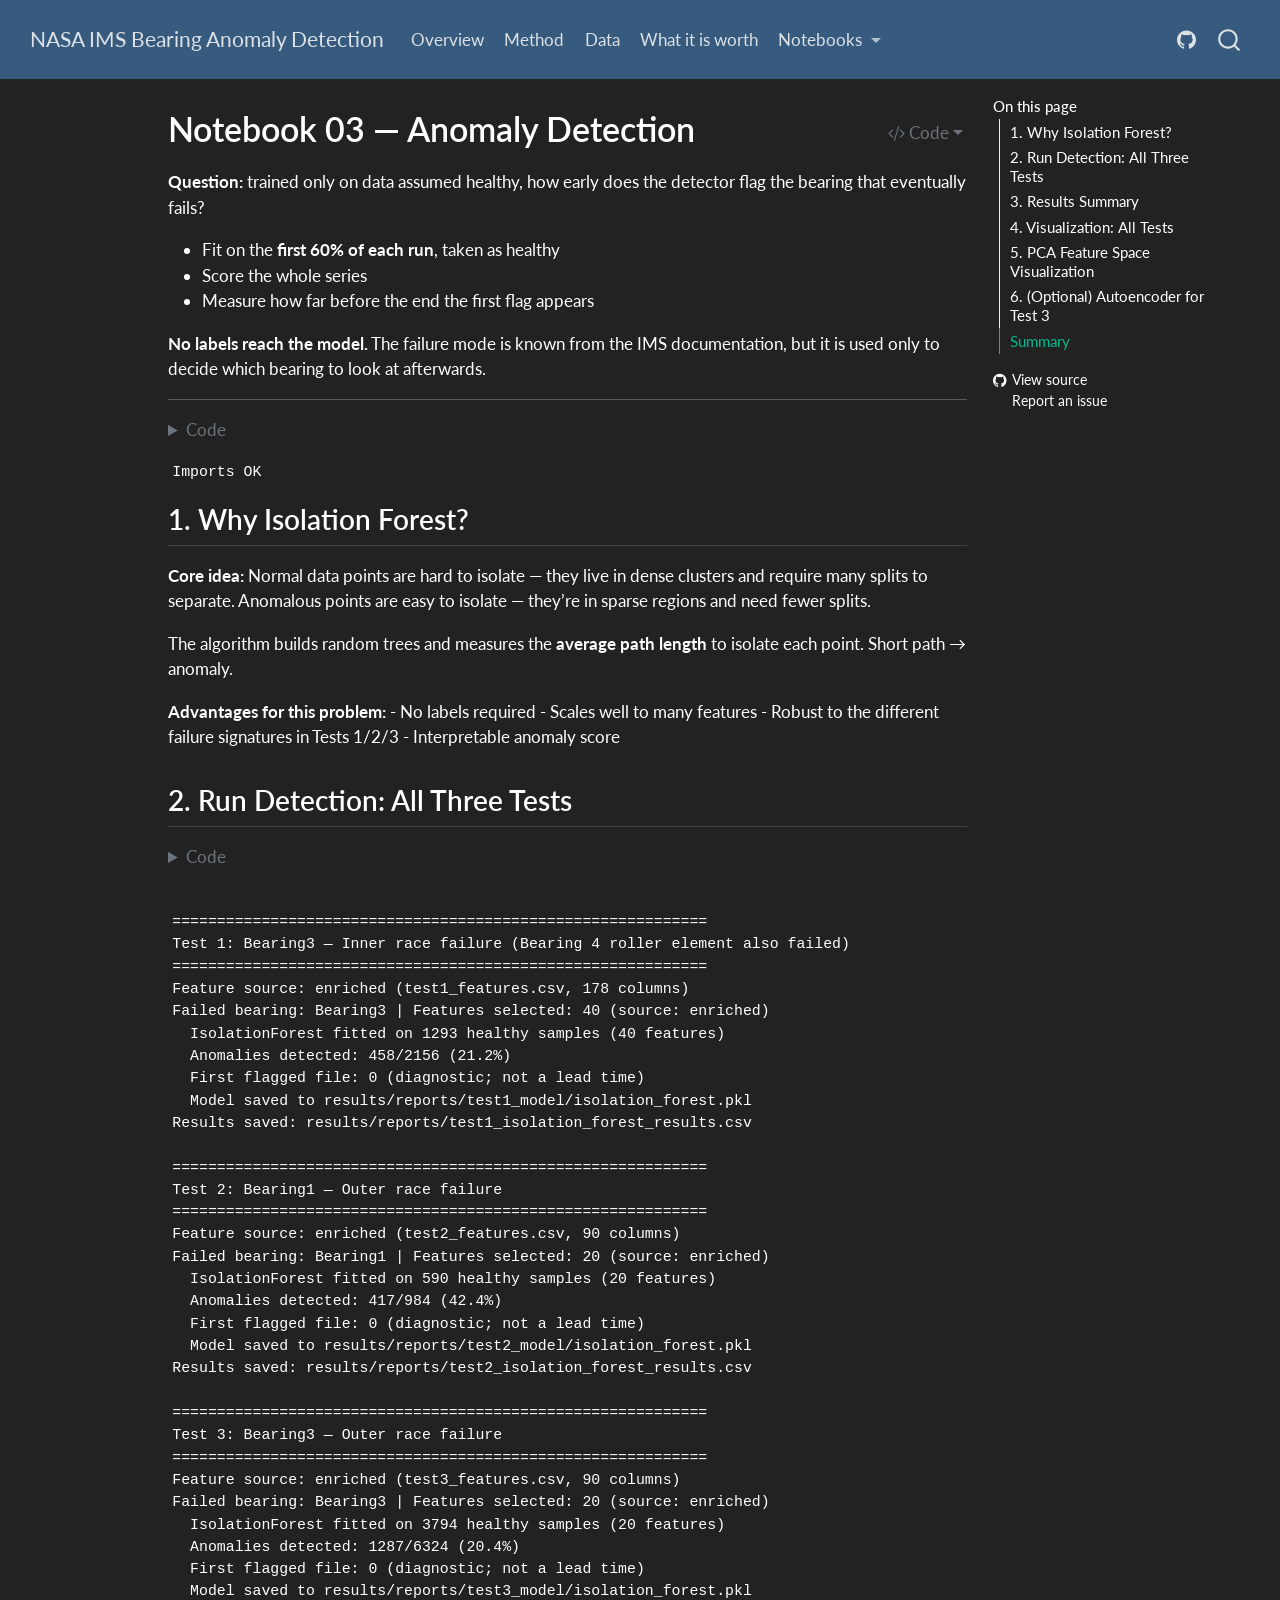
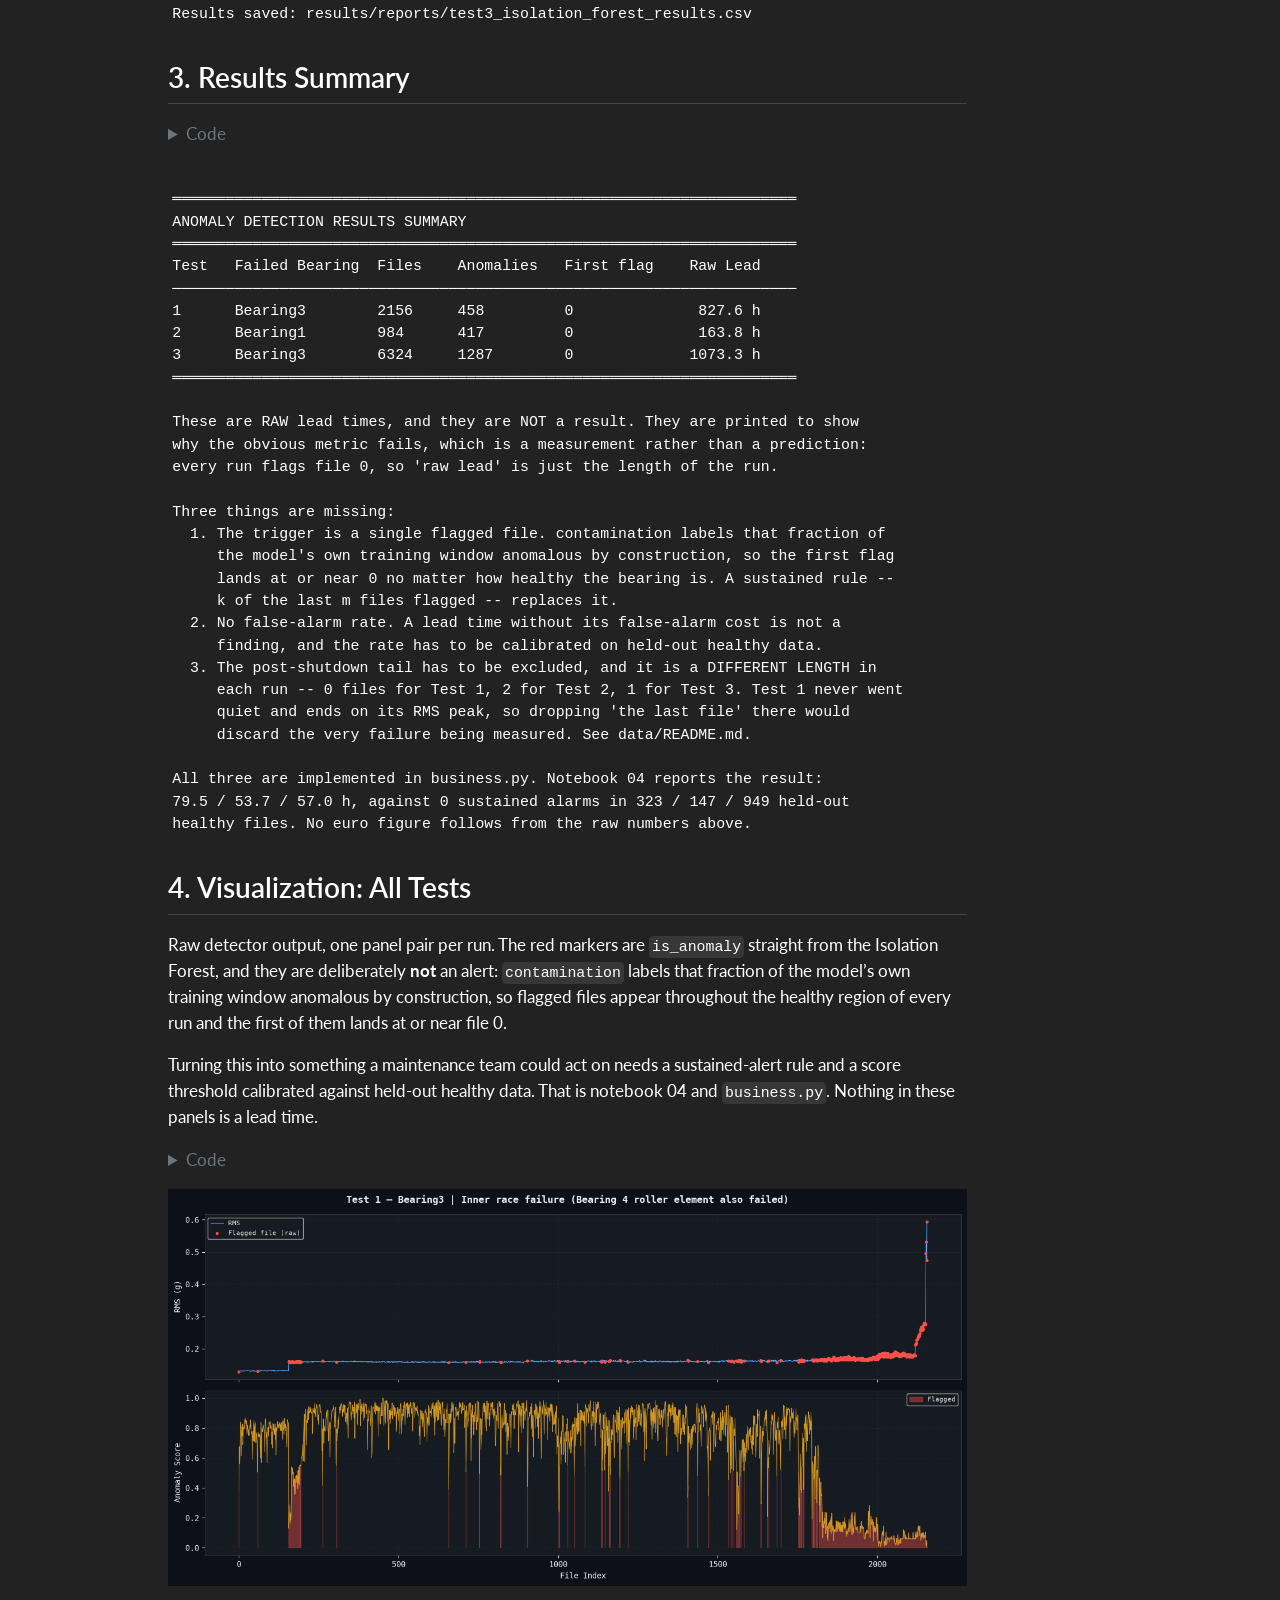
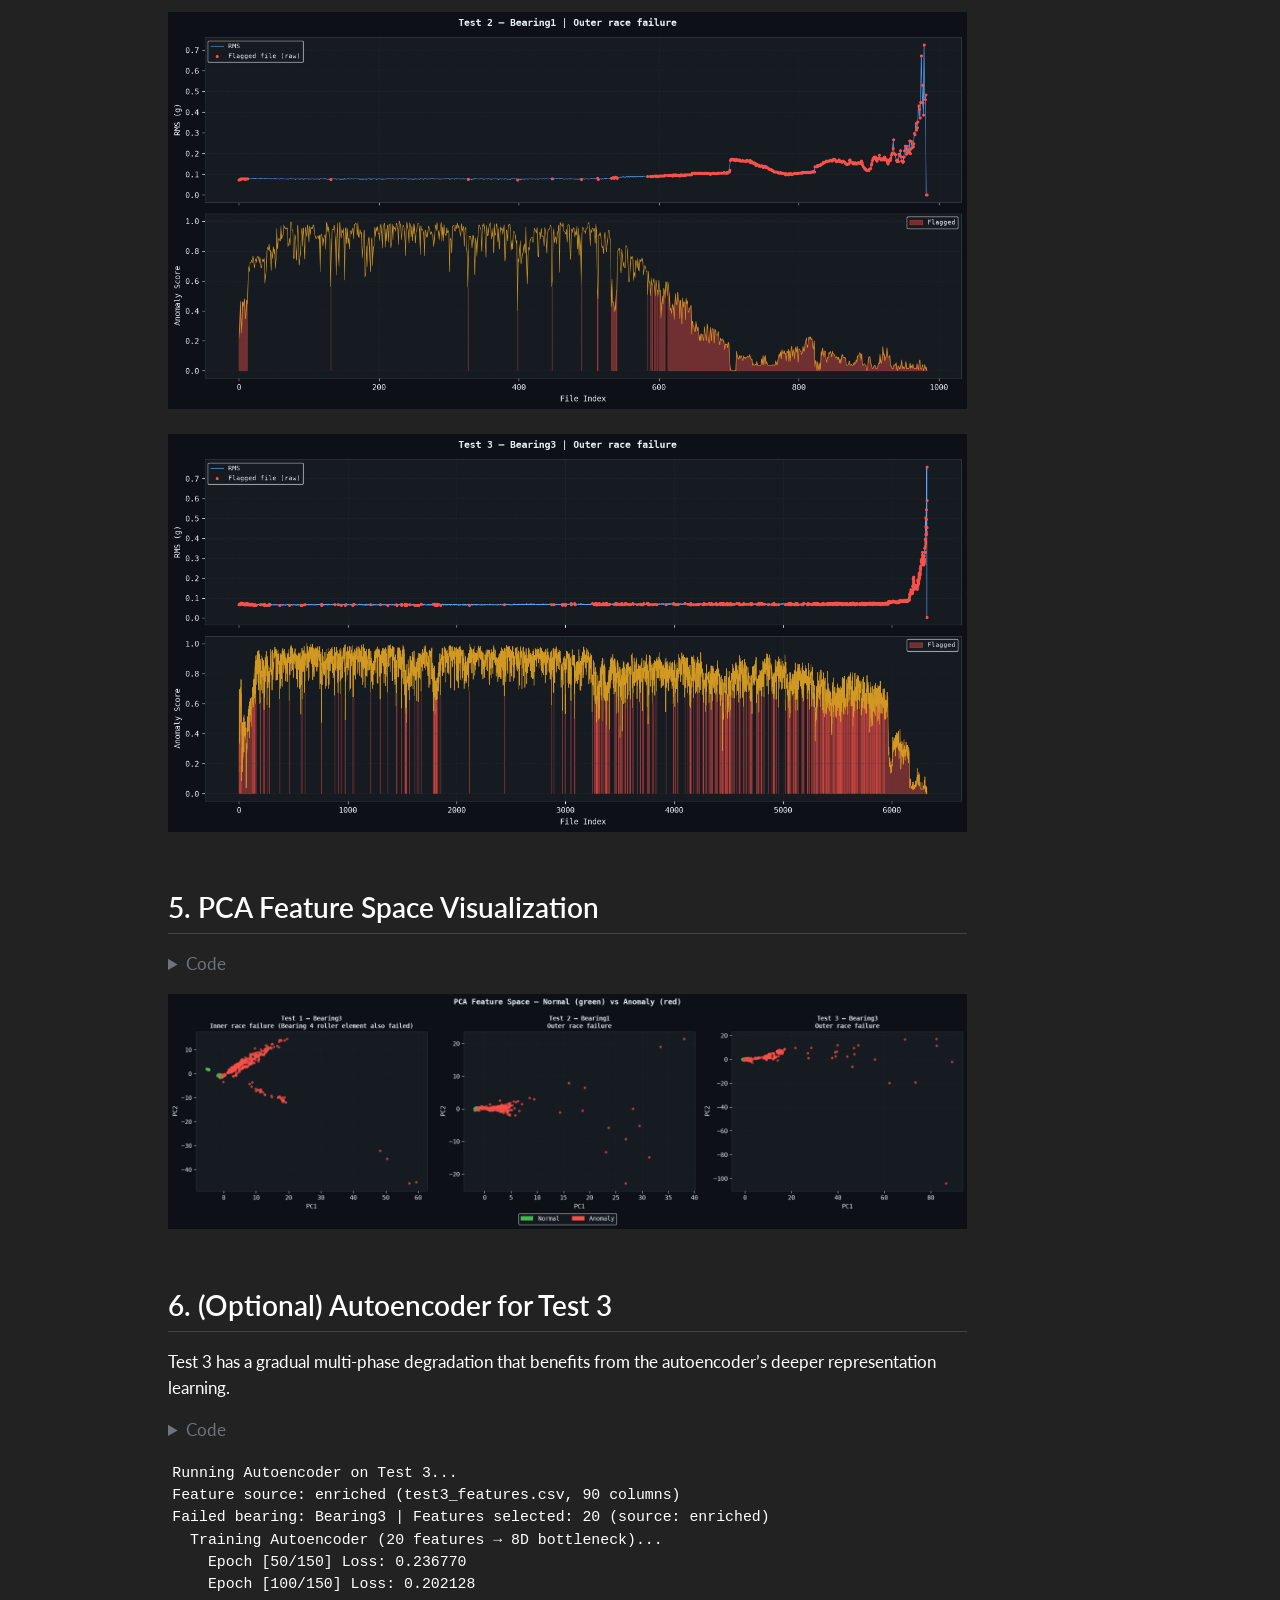
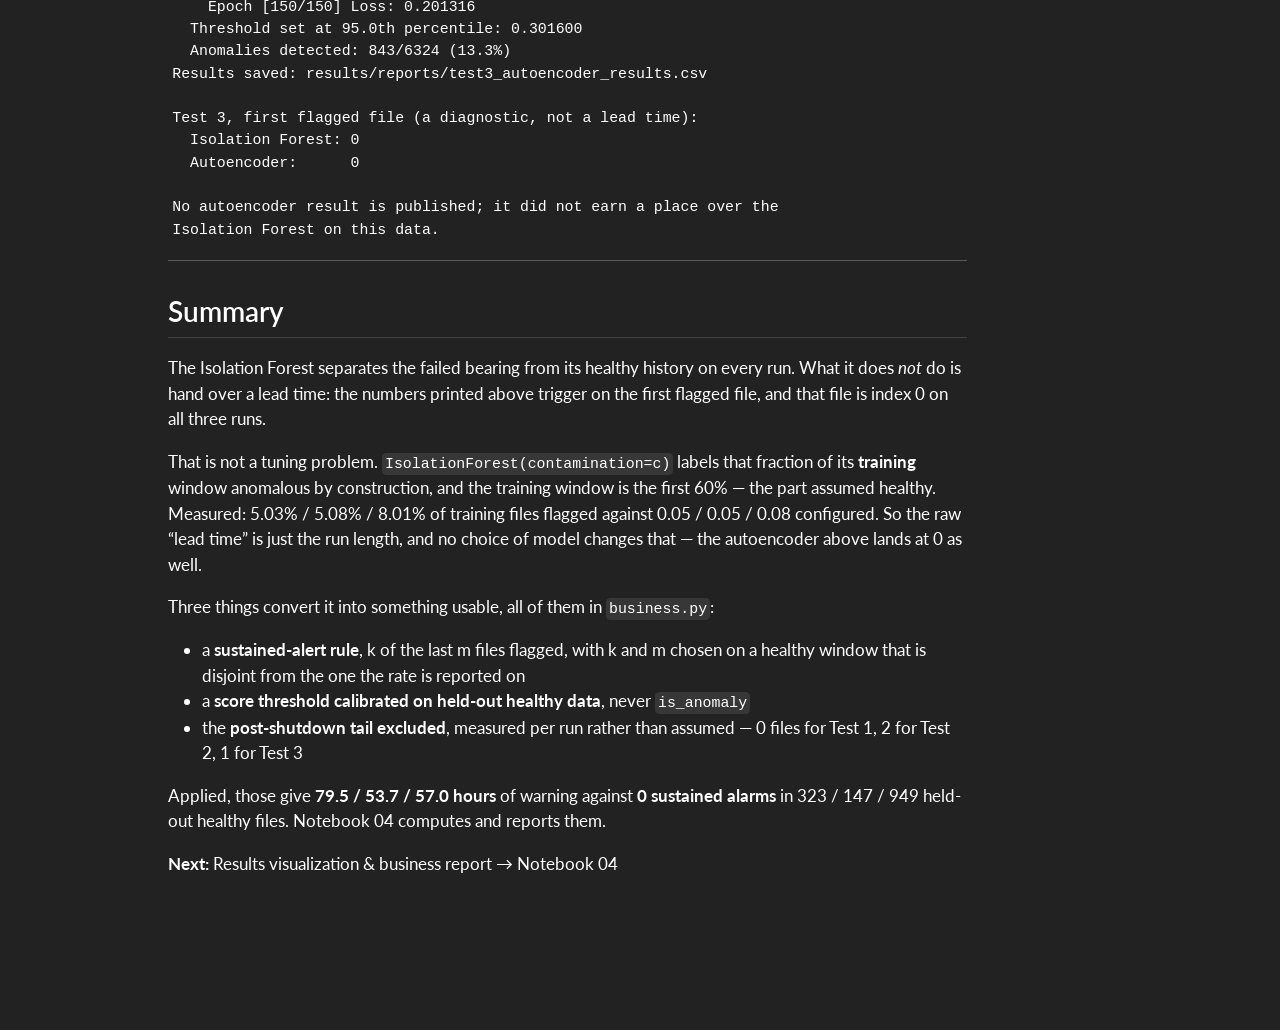
<file: notebooks/03_anomaly_detection.html>
<!DOCTYPE html>
<html xmlns="http://www.w3.org/1999/xhtml" lang="en" xml:lang="en"><head>

<meta charset="utf-8">
<meta name="generator" content="quarto-1.10.18">

<meta name="viewport" content="width=device-width, initial-scale=1.0, user-scalable=yes">


<title>Notebook 03 — Anomaly Detection – NASA IMS Bearing Anomaly Detection</title>
<style>
/* Default styles provided by pandoc.
** See https://pandoc.org/MANUAL.html#variables-for-html for config info.
*/
span.smallcaps{font-variant: small-caps;}
div.columns{display: flex; gap: 1.5em;}
div.column{flex: auto;}
@media screen {
div.columns{gap: min(4vw, 1.5em);}
div.column{overflow-x: auto;}
}
div.hanging-indent{margin-left: 1.5em; text-indent: -1.5em;}
ul.task-list{list-style: none;}
ul.task-list li input[type="checkbox"] {
  width: 0.8em;
  margin: 0 0.8em 0.2em -1em; /* quarto-specific, see https://github.com/quarto-dev/quarto-cli/issues/4556 */ 
  vertical-align: middle;
}
/* CSS for syntax highlighting */
html { -webkit-text-size-adjust: 100%; }
pre > code.sourceCode { white-space: pre; position: relative; }
pre > code.sourceCode > span { display: inline-block; line-height: 1.25; }
pre > code.sourceCode > span:empty { height: 1.2em; }
.sourceCode { overflow: visible; }
code.sourceCode > span { color: inherit; text-decoration: inherit; }
div.sourceCode { margin: 1em 0; }
pre.sourceCode { margin: 0; }
@media screen {
div.sourceCode { overflow: auto; }
}
@media print {
pre > code.sourceCode { white-space: pre-wrap; }
pre > code.sourceCode > span { text-indent: -5em; padding-left: 5em; }
}
pre.numberSource code
  { counter-reset: source-line 0; }
pre.numberSource code > span
  { position: relative; left: -4em; counter-increment: source-line; }
pre.numberSource code > span > a:first-child::before
  { content: counter(source-line);
    position: relative; left: -1em; text-align: right; vertical-align: baseline;
    border: none; display: inline-block;
    -webkit-touch-callout: none; -webkit-user-select: none;
    -khtml-user-select: none; -moz-user-select: none;
    -ms-user-select: none; user-select: none;
    padding: 0 4px; width: 4em;
  }
pre.numberSource { margin-left: 3em;  padding-left: 4px; }
div.sourceCode
  {   }
@media screen {
pre > code.sourceCode > span > a:first-child::before { text-decoration: underline; }
}
</style>


<script src="../site_libs/quarto-nav/quarto-nav.js"></script>
<script src="../site_libs/quarto-nav/headroom.min.js"></script>
<script src="../site_libs/clipboard/clipboard.min.js"></script>
<script src="../site_libs/quarto-search/autocomplete.umd.js"></script>
<script src="../site_libs/quarto-search/fuse.min.js"></script>
<script src="../site_libs/quarto-search/quarto-search.js"></script>
<meta name="quarto:offset" content="../">
<script src="../site_libs/quarto-html/quarto.js" type="module"></script>
<script src="../site_libs/quarto-html/tabsets/tabsets.js" type="module"></script>
<script src="../site_libs/quarto-html/popper.min.js"></script>
<script src="../site_libs/quarto-html/tippy.umd.min.js"></script>
<script src="../site_libs/quarto-html/anchor.min.js"></script>
<link href="../site_libs/quarto-html/tippy.css" rel="stylesheet">
<link href="../site_libs/quarto-html/quarto-syntax-highlighting-dark-b85bc7c33db8c58e0ec93c3465666fed.css" rel="stylesheet" id="quarto-text-highlighting-styles">
<script src="../site_libs/bootstrap/bootstrap.min.js"></script>
<link href="../site_libs/bootstrap/bootstrap-icons.css" rel="stylesheet">
<link href="../site_libs/bootstrap/bootstrap-d4efa1c2d0bb63bc82632f85e774b19d.min.css" rel="stylesheet" append-hash="true" id="quarto-bootstrap" data-mode="dark">
<script id="quarto-search-options" type="application/json">{
  "location": "navbar",
  "copy-button": false,
  "collapse-after": 3,
  "panel-placement": "end",
  "type": "overlay",
  "limit": 50,
  "keyboard-shortcut": [
    "f",
    "/",
    "s"
  ],
  "show-item-context": false,
  "language": {
    "search-no-results-text": "No results",
    "search-matching-documents-text": "matching documents",
    "search-copy-link-title": "Copy link to search",
    "search-hide-matches-text": "Hide additional matches",
    "search-more-match-text": "more match in this document",
    "search-more-matches-text": "more matches in this document",
    "search-clear-button-title": "Clear",
    "search-text-placeholder": "",
    "search-detached-cancel-button-title": "Cancel",
    "search-submit-button-title": "Submit",
    "search-label": "Search"
  }
}</script>


</head>

<body class="nav-fixed quarto-light">

<div id="quarto-search-results"></div>
  <header id="quarto-header" class="headroom fixed-top">
    <nav class="navbar navbar-expand-lg " data-bs-theme="dark">
      <div class="navbar-container container-fluid">
      <div class="navbar-brand-container mx-auto">
    <a class="navbar-brand" href="../index.html">
    <span class="navbar-title">NASA IMS Bearing Anomaly Detection</span>
    </a>
  </div>
            <div id="quarto-search" class="" title="Search"></div>
          <button class="navbar-toggler" type="button" data-bs-toggle="collapse" data-bs-target="#navbarCollapse" aria-controls="navbarCollapse" role="menu" aria-expanded="false" aria-label="Toggle navigation" onclick="if (window.quartoToggleHeadroom) { window.quartoToggleHeadroom(); }">
  <span class="navbar-toggler-icon"></span>
</button>
          <div class="collapse navbar-collapse" id="navbarCollapse">
            <ul class="navbar-nav navbar-nav-scroll me-auto">
  <li class="nav-item">
    <a class="nav-link" href="../index.html"> 
<span class="menu-text">Overview</span></a>
  </li>  
  <li class="nav-item">
    <a class="nav-link" href="../methodology.html"> 
<span class="menu-text">Method</span></a>
  </li>  
  <li class="nav-item">
    <a class="nav-link" href="../data.html"> 
<span class="menu-text">Data</span></a>
  </li>  
  <li class="nav-item">
    <a class="nav-link" href="../business.html"> 
<span class="menu-text">What it is worth</span></a>
  </li>  
  <li class="nav-item dropdown ">
    <a class="nav-link dropdown-toggle" href="#" id="nav-menu-notebooks" role="link" data-bs-toggle="dropdown" aria-expanded="false">
 <span class="menu-text">Notebooks</span>
    </a>
    <ul class="dropdown-menu" aria-labelledby="nav-menu-notebooks">    
        <li>
    <a class="dropdown-item" href="../notebooks/01_data_exploration.html">
 <span class="dropdown-text">Notebook 01 — Data Exploration</span></a>
  </li>  
        <li>
    <a class="dropdown-item" href="../notebooks/02_feature_engineering.html">
 <span class="dropdown-text">Notebook 02 — Feature Engineering</span></a>
  </li>  
        <li>
    <a class="dropdown-item" href="../notebooks/03_anomaly_detection.html">
 <span class="dropdown-text">Notebook 03 — Anomaly Detection</span></a>
  </li>  
        <li>
    <a class="dropdown-item" href="../notebooks/04_results_visualization.html">
 <span class="dropdown-text">Notebook 04 — Results and Figures</span></a>
  </li>  
    </ul>
  </li>
</ul>
            <ul class="navbar-nav navbar-nav-scroll ms-auto">
  <li class="nav-item compact">
    <a class="nav-link" href="https://github.com/fatemeh-studio/nasa-bearing-anomaly"> <i class="bi bi-github" role="img" aria-label="Source on GitHub">
</i> 
<span class="menu-text"></span></a>
  </li>  
</ul>
          </div> <!-- /navcollapse -->
            <div class="quarto-navbar-tools">
</div>
      </div> <!-- /container-fluid -->
    </nav>
</header>
<!-- content -->
<div id="quarto-content" class="quarto-container page-columns page-rows-contents page-layout-article page-navbar">
<!-- sidebar -->
<!-- margin-sidebar -->
    <div id="quarto-margin-sidebar" class="sidebar margin-sidebar">
        <nav id="TOC" role="doc-toc" class="toc-active">
    <h2 id="toc-title">On this page</h2>
   
  <ul>
  <li><a href="#why-isolation-forest" id="toc-why-isolation-forest" class="nav-link active" data-scroll-target="#why-isolation-forest">1. Why Isolation Forest?</a></li>
  <li><a href="#run-detection-all-three-tests" id="toc-run-detection-all-three-tests" class="nav-link" data-scroll-target="#run-detection-all-three-tests">2. Run Detection: All Three Tests</a></li>
  <li><a href="#results-summary" id="toc-results-summary" class="nav-link" data-scroll-target="#results-summary">3. Results Summary</a></li>
  <li><a href="#visualization-all-tests" id="toc-visualization-all-tests" class="nav-link" data-scroll-target="#visualization-all-tests">4. Visualization: All Tests</a></li>
  <li><a href="#pca-feature-space-visualization" id="toc-pca-feature-space-visualization" class="nav-link" data-scroll-target="#pca-feature-space-visualization">5. PCA Feature Space Visualization</a></li>
  <li><a href="#optional-autoencoder-for-test-3" id="toc-optional-autoencoder-for-test-3" class="nav-link" data-scroll-target="#optional-autoencoder-for-test-3">6. (Optional) Autoencoder for Test 3</a></li>
  <li><a href="#summary" id="toc-summary" class="nav-link" data-scroll-target="#summary">Summary</a></li>
  </ul>
<div class="toc-actions"><ul><li><a href="https://github.com/fatemeh-studio/nasa-bearing-anomaly/blob/main/notebooks/03_anomaly_detection.ipynb" class="toc-action"><i class="bi bi-github"></i>View source</a></li><li><a href="https://github.com/fatemeh-studio/nasa-bearing-anomaly/issues/new" class="toc-action"><i class="bi empty"></i>Report an issue</a></li></ul></div></nav>
    </div>
<!-- main -->
<main class="content" id="quarto-document-content">

<header id="title-block-header" class="quarto-title-block default">
<div class="quarto-title">
<div class="quarto-title-block"><div><h1 class="title">Notebook 03 — Anomaly Detection</h1><button type="button" class="btn code-tools-button dropdown-toggle" id="quarto-code-tools-menu" data-bs-toggle="dropdown" aria-expanded="false"><i class="bi"></i> Code</button><ul class="dropdown-menu dropdown-menu-end" aria-labelelledby="quarto-code-tools-menu"><li><a id="quarto-show-all-code" class="dropdown-item" href="javascript:void(0)" role="button">Show All Code</a></li><li><a id="quarto-hide-all-code" class="dropdown-item" href="javascript:void(0)" role="button">Hide All Code</a></li></ul></div></div>
</div>



<div class="quarto-title-meta">

    
  
    
  </div>
  


</header>


<p><strong>Question:</strong> trained only on data assumed healthy, how early does the detector flag the bearing that eventually fails?</p>
<ul>
<li>Fit on the <strong>first 60% of each run</strong>, taken as healthy</li>
<li>Score the whole series</li>
<li>Measure how far before the end the first flag appears</li>
</ul>
<p><strong>No labels reach the model.</strong> The failure mode is known from the IMS documentation, but it is used only to decide which bearing to look at afterwards.</p>
<hr>
<div id="cell-2" class="cell" data-quarto-private-1="{&quot;key&quot;:&quot;execution&quot;,&quot;value&quot;:{&quot;iopub.execute_input&quot;:&quot;2026-08-15T07:17:31.802820Z&quot;,&quot;iopub.status.busy&quot;:&quot;2026-08-15T07:17:31.802731Z&quot;,&quot;iopub.status.idle&quot;:&quot;2026-08-15T07:17:33.377873Z&quot;,&quot;shell.execute_reply&quot;:&quot;2026-08-15T07:17:33.377291Z&quot;}}" data-execution_count="1">
<details class="code-fold">
<summary>Code</summary>
<div class="code-copy-outer-scaffold"><div class="sourceCode cell-code" id="cb1"><pre class="sourceCode python code-with-copy"><code class="sourceCode python"><span id="cb1-1"><a href="#cb1-1" aria-hidden="true" tabindex="-1"></a><span class="im">import</span> matplotlib.pyplot <span class="im">as</span> plt</span>
<span id="cb1-2"><a href="#cb1-2" aria-hidden="true" tabindex="-1"></a><span class="im">import</span> pandas <span class="im">as</span> pd</span>
<span id="cb1-3"><a href="#cb1-3" aria-hidden="true" tabindex="-1"></a><span class="im">from</span> sklearn.decomposition <span class="im">import</span> PCA</span>
<span id="cb1-4"><a href="#cb1-4" aria-hidden="true" tabindex="-1"></a><span class="im">from</span> sklearn.preprocessing <span class="im">import</span> StandardScaler</span>
<span id="cb1-5"><a href="#cb1-5" aria-hidden="true" tabindex="-1"></a></span>
<span id="cb1-6"><a href="#cb1-6" aria-hidden="true" tabindex="-1"></a><span class="im">from</span> nasa_bearing_anomaly.config <span class="im">import</span> FIGURES_DIR, TEST_CONFIG</span>
<span id="cb1-7"><a href="#cb1-7" aria-hidden="true" tabindex="-1"></a><span class="im">from</span> nasa_bearing_anomaly.detection <span class="im">import</span> run_pipeline, select_features</span>
<span id="cb1-8"><a href="#cb1-8" aria-hidden="true" tabindex="-1"></a></span>
<span id="cb1-9"><a href="#cb1-9" aria-hidden="true" tabindex="-1"></a><span class="co"># Importing plotting applies the project's dark-industrial rcParams as a module-level</span></span>
<span id="cb1-10"><a href="#cb1-10" aria-hidden="true" tabindex="-1"></a><span class="co"># side effect, and STYLE is the palette those figures are drawn from. Without this</span></span>
<span id="cb1-11"><a href="#cb1-11" aria-hidden="true" tabindex="-1"></a><span class="co"># import the two figures below render on the matplotlib default -- white ground,</span></span>
<span id="cb1-12"><a href="#cb1-12" aria-hidden="true" tabindex="-1"></a><span class="co"># default grid -- while every other figure in the repository is dark, so the site</span></span>
<span id="cb1-13"><a href="#cb1-13" aria-hidden="true" tabindex="-1"></a><span class="co"># would show one analysis in two visual languages.</span></span>
<span id="cb1-14"><a href="#cb1-14" aria-hidden="true" tabindex="-1"></a><span class="im">from</span> nasa_bearing_anomaly.plotting <span class="im">import</span> STYLE</span>
<span id="cb1-15"><a href="#cb1-15" aria-hidden="true" tabindex="-1"></a></span>
<span id="cb1-16"><a href="#cb1-16" aria-hidden="true" tabindex="-1"></a><span class="bu">print</span>(<span class="st">"Imports OK"</span>)</span></code></pre></div><button title="Copy to Clipboard" class="code-copy-button"><i class="bi"></i></button></div>
</details>
<div class="cell-output cell-output-stdout">
<pre><code>Imports OK</code></pre>
</div>
</div>
<section id="why-isolation-forest" class="level2">
<h2 class="anchored" data-anchor-id="why-isolation-forest">1. Why Isolation Forest?</h2>
<p><strong>Core idea:</strong> Normal data points are hard to isolate — they live in dense clusters and require many splits to separate. Anomalous points are easy to isolate — they’re in sparse regions and need fewer splits.</p>
<p>The algorithm builds random trees and measures the <strong>average path length</strong> to isolate each point. Short path → anomaly.</p>
<p><strong>Advantages for this problem:</strong> - No labels required - Scales well to many features - Robust to the different failure signatures in Tests 1/2/3 - Interpretable anomaly score</p>
</section>
<section id="run-detection-all-three-tests" class="level2">
<h2 class="anchored" data-anchor-id="run-detection-all-three-tests">2. Run Detection: All Three Tests</h2>
<div id="cell-5" class="cell" data-quarto-private-1="{&quot;key&quot;:&quot;execution&quot;,&quot;value&quot;:{&quot;iopub.execute_input&quot;:&quot;2026-08-15T07:17:33.392755Z&quot;,&quot;iopub.status.busy&quot;:&quot;2026-08-15T07:17:33.392566Z&quot;,&quot;iopub.status.idle&quot;:&quot;2026-08-15T07:17:34.996699Z&quot;,&quot;shell.execute_reply&quot;:&quot;2026-08-15T07:17:34.996093Z&quot;}}" data-execution_count="2">
<details class="code-fold">
<summary>Code</summary>
<div class="code-copy-outer-scaffold"><div class="sourceCode cell-code" id="cb3"><pre class="sourceCode python code-with-copy"><code class="sourceCode python"><span id="cb3-1"><a href="#cb3-1" aria-hidden="true" tabindex="-1"></a>results <span class="op">=</span> {}</span>
<span id="cb3-2"><a href="#cb3-2" aria-hidden="true" tabindex="-1"></a></span>
<span id="cb3-3"><a href="#cb3-3" aria-hidden="true" tabindex="-1"></a><span class="cf">for</span> test_id <span class="kw">in</span> [<span class="dv">1</span>, <span class="dv">2</span>, <span class="dv">3</span>]:</span>
<span id="cb3-4"><a href="#cb3-4" aria-hidden="true" tabindex="-1"></a>    <span class="bu">print</span>(<span class="ss">f"</span><span class="ch">\n</span><span class="sc">{</span><span class="st">'='</span> <span class="op">*</span> <span class="dv">60</span><span class="sc">}</span><span class="ss">"</span>)</span>
<span id="cb3-5"><a href="#cb3-5" aria-hidden="true" tabindex="-1"></a>    <span class="bu">print</span>(</span>
<span id="cb3-6"><a href="#cb3-6" aria-hidden="true" tabindex="-1"></a>        <span class="ss">f"Test </span><span class="sc">{</span>test_id<span class="sc">}</span><span class="ss">: </span><span class="sc">{</span>TEST_CONFIG[test_id][<span class="st">'failed_bearing'</span>]<span class="sc">}</span><span class="ss"> — </span><span class="sc">{</span>TEST_CONFIG[test_id][<span class="st">'failure_mode'</span>]<span class="sc">}</span><span class="ss">"</span></span>
<span id="cb3-7"><a href="#cb3-7" aria-hidden="true" tabindex="-1"></a>    )</span>
<span id="cb3-8"><a href="#cb3-8" aria-hidden="true" tabindex="-1"></a>    <span class="bu">print</span>(<span class="ss">f"</span><span class="sc">{</span><span class="st">'='</span> <span class="op">*</span> <span class="dv">60</span><span class="sc">}</span><span class="ss">"</span>)</span>
<span id="cb3-9"><a href="#cb3-9" aria-hidden="true" tabindex="-1"></a>    results[test_id] <span class="op">=</span> run_pipeline(test_id, method<span class="op">=</span><span class="st">"isolation_forest"</span>)</span></code></pre></div><button title="Copy to Clipboard" class="code-copy-button"><i class="bi"></i></button></div>
</details>
<div class="cell-output cell-output-stdout">
<pre><code>
============================================================
Test 1: Bearing3 — Inner race failure (Bearing 4 roller element also failed)
============================================================
Feature source: enriched (test1_features.csv, 178 columns)
Failed bearing: Bearing3 | Features selected: 40 (source: enriched)
  IsolationForest fitted on 1293 healthy samples (40 features)
  Anomalies detected: 458/2156 (21.2%)
  First flagged file: 0 (diagnostic; not a lead time)
  Model saved to results/reports/test1_model/isolation_forest.pkl
Results saved: results/reports/test1_isolation_forest_results.csv

============================================================
Test 2: Bearing1 — Outer race failure
============================================================
Feature source: enriched (test2_features.csv, 90 columns)
Failed bearing: Bearing1 | Features selected: 20 (source: enriched)
  IsolationForest fitted on 590 healthy samples (20 features)
  Anomalies detected: 417/984 (42.4%)
  First flagged file: 0 (diagnostic; not a lead time)
  Model saved to results/reports/test2_model/isolation_forest.pkl
Results saved: results/reports/test2_isolation_forest_results.csv

============================================================
Test 3: Bearing3 — Outer race failure
============================================================
Feature source: enriched (test3_features.csv, 90 columns)
Failed bearing: Bearing3 | Features selected: 20 (source: enriched)
  IsolationForest fitted on 3794 healthy samples (20 features)
  Anomalies detected: 1287/6324 (20.4%)
  First flagged file: 0 (diagnostic; not a lead time)
  Model saved to results/reports/test3_model/isolation_forest.pkl
Results saved: results/reports/test3_isolation_forest_results.csv</code></pre>
</div>
</div>
</section>
<section id="results-summary" class="level2">
<h2 class="anchored" data-anchor-id="results-summary">3. Results Summary</h2>
<div id="cell-7" class="cell" data-quarto-private-1="{&quot;key&quot;:&quot;execution&quot;,&quot;value&quot;:{&quot;iopub.execute_input&quot;:&quot;2026-08-15T07:17:34.997937Z&quot;,&quot;iopub.status.busy&quot;:&quot;2026-08-15T07:17:34.997835Z&quot;,&quot;iopub.status.idle&quot;:&quot;2026-08-15T07:17:35.005934Z&quot;,&quot;shell.execute_reply&quot;:&quot;2026-08-15T07:17:35.005405Z&quot;}}" data-execution_count="3">
<details class="code-fold">
<summary>Code</summary>
<div class="code-copy-outer-scaffold"><div class="sourceCode cell-code" id="cb5"><pre class="sourceCode python code-with-copy"><code class="sourceCode python"><span id="cb5-1"><a href="#cb5-1" aria-hidden="true" tabindex="-1"></a><span class="bu">print</span>(<span class="st">"</span><span class="ch">\n</span><span class="st">"</span> <span class="op">+</span> <span class="st">"═"</span> <span class="op">*</span> <span class="dv">70</span>)</span>
<span id="cb5-2"><a href="#cb5-2" aria-hidden="true" tabindex="-1"></a><span class="bu">print</span>(<span class="st">"ANOMALY DETECTION RESULTS SUMMARY"</span>)</span>
<span id="cb5-3"><a href="#cb5-3" aria-hidden="true" tabindex="-1"></a><span class="bu">print</span>(<span class="st">"═"</span> <span class="op">*</span> <span class="dv">70</span>)</span>
<span id="cb5-4"><a href="#cb5-4" aria-hidden="true" tabindex="-1"></a><span class="bu">print</span>(</span>
<span id="cb5-5"><a href="#cb5-5" aria-hidden="true" tabindex="-1"></a>    <span class="ss">f"</span><span class="sc">{</span><span class="st">'Test'</span><span class="sc">:&lt;6}</span><span class="ss"> </span><span class="sc">{</span><span class="st">'Failed Bearing'</span><span class="sc">:&lt;15}</span><span class="ss"> </span><span class="sc">{</span><span class="st">'Files'</span><span class="sc">:&lt;8}</span><span class="ss"> </span><span class="sc">{</span><span class="st">'Anomalies'</span><span class="sc">:&lt;11}</span><span class="ss"> "</span></span>
<span id="cb5-6"><a href="#cb5-6" aria-hidden="true" tabindex="-1"></a>    <span class="ss">f"</span><span class="sc">{</span><span class="st">'First flag'</span><span class="sc">:&lt;13}</span><span class="ss"> </span><span class="sc">{</span><span class="st">'Raw Lead'</span><span class="sc">}</span><span class="ss">"</span></span>
<span id="cb5-7"><a href="#cb5-7" aria-hidden="true" tabindex="-1"></a>)</span>
<span id="cb5-8"><a href="#cb5-8" aria-hidden="true" tabindex="-1"></a><span class="bu">print</span>(<span class="st">"─"</span> <span class="op">*</span> <span class="dv">70</span>)</span>
<span id="cb5-9"><a href="#cb5-9" aria-hidden="true" tabindex="-1"></a></span>
<span id="cb5-10"><a href="#cb5-10" aria-hidden="true" tabindex="-1"></a><span class="cf">for</span> test_id, df <span class="kw">in</span> results.items():</span>
<span id="cb5-11"><a href="#cb5-11" aria-hidden="true" tabindex="-1"></a>    config <span class="op">=</span> TEST_CONFIG[test_id]</span>
<span id="cb5-12"><a href="#cb5-12" aria-hidden="true" tabindex="-1"></a>    n <span class="op">=</span> <span class="bu">len</span>(df)</span>
<span id="cb5-13"><a href="#cb5-13" aria-hidden="true" tabindex="-1"></a>    n_anom <span class="op">=</span> df[<span class="st">"is_anomaly"</span>].<span class="bu">sum</span>()</span>
<span id="cb5-14"><a href="#cb5-14" aria-hidden="true" tabindex="-1"></a>    first_anom <span class="op">=</span> df[df[<span class="st">"is_anomaly"</span>]].index.<span class="bu">min</span>() <span class="cf">if</span> n_anom <span class="op">&gt;</span> <span class="dv">0</span> <span class="cf">else</span> n</span>
<span id="cb5-15"><a href="#cb5-15" aria-hidden="true" tabindex="-1"></a></span>
<span id="cb5-16"><a href="#cb5-16" aria-hidden="true" tabindex="-1"></a>    <span class="co"># Lead time measured from the acquisition timestamps, not from an assumed</span></span>
<span id="cb5-17"><a href="#cb5-17" aria-hidden="true" tabindex="-1"></a>    <span class="co"># sampling interval. The timestamps parse correctly as of 2026-08-12.</span></span>
<span id="cb5-18"><a href="#cb5-18" aria-hidden="true" tabindex="-1"></a>    stamps <span class="op">=</span> pd.to_datetime(df[<span class="st">"timestamp"</span>])</span>
<span id="cb5-19"><a href="#cb5-19" aria-hidden="true" tabindex="-1"></a>    lead_hours <span class="op">=</span> (</span>
<span id="cb5-20"><a href="#cb5-20" aria-hidden="true" tabindex="-1"></a>        (stamps.iloc[<span class="op">-</span><span class="dv">1</span>] <span class="op">-</span> stamps.loc[first_anom]).total_seconds() <span class="op">/</span> <span class="dv">3600</span> <span class="cf">if</span> n_anom <span class="op">&gt;</span> <span class="dv">0</span> <span class="cf">else</span> <span class="fl">0.0</span></span>
<span id="cb5-21"><a href="#cb5-21" aria-hidden="true" tabindex="-1"></a>    )</span>
<span id="cb5-22"><a href="#cb5-22" aria-hidden="true" tabindex="-1"></a></span>
<span id="cb5-23"><a href="#cb5-23" aria-hidden="true" tabindex="-1"></a>    <span class="bu">print</span>(</span>
<span id="cb5-24"><a href="#cb5-24" aria-hidden="true" tabindex="-1"></a>        <span class="ss">f"</span><span class="sc">{</span>test_id<span class="sc">:&lt;6}</span><span class="ss"> </span><span class="sc">{</span>config[<span class="st">'failed_bearing'</span>]<span class="sc">:&lt;15}</span><span class="ss"> </span><span class="sc">{</span>n<span class="sc">:&lt;8}</span><span class="ss"> "</span></span>
<span id="cb5-25"><a href="#cb5-25" aria-hidden="true" tabindex="-1"></a>        <span class="ss">f"</span><span class="sc">{</span>n_anom<span class="sc">:&lt;11}</span><span class="ss"> </span><span class="sc">{</span>first_anom<span class="sc">:&lt;13}</span><span class="ss"> </span><span class="sc">{</span>lead_hours<span class="sc">:&gt;6.1f}</span><span class="ss"> h"</span></span>
<span id="cb5-26"><a href="#cb5-26" aria-hidden="true" tabindex="-1"></a>    )</span>
<span id="cb5-27"><a href="#cb5-27" aria-hidden="true" tabindex="-1"></a></span>
<span id="cb5-28"><a href="#cb5-28" aria-hidden="true" tabindex="-1"></a><span class="bu">print</span>(<span class="st">"═"</span> <span class="op">*</span> <span class="dv">70</span>)</span>
<span id="cb5-29"><a href="#cb5-29" aria-hidden="true" tabindex="-1"></a><span class="bu">print</span>()</span>
<span id="cb5-30"><a href="#cb5-30" aria-hidden="true" tabindex="-1"></a><span class="bu">print</span>(<span class="st">"These are RAW lead times, and they are NOT a result. They are printed to show"</span>)</span>
<span id="cb5-31"><a href="#cb5-31" aria-hidden="true" tabindex="-1"></a><span class="bu">print</span>(<span class="st">"why the obvious metric fails, which is a measurement rather than a prediction:"</span>)</span>
<span id="cb5-32"><a href="#cb5-32" aria-hidden="true" tabindex="-1"></a><span class="bu">print</span>(<span class="st">"every run flags file 0, so 'raw lead' is just the length of the run."</span>)</span>
<span id="cb5-33"><a href="#cb5-33" aria-hidden="true" tabindex="-1"></a><span class="bu">print</span>()</span>
<span id="cb5-34"><a href="#cb5-34" aria-hidden="true" tabindex="-1"></a><span class="bu">print</span>(<span class="st">"Three things are missing:"</span>)</span>
<span id="cb5-35"><a href="#cb5-35" aria-hidden="true" tabindex="-1"></a><span class="bu">print</span>(<span class="st">"  1. The trigger is a single flagged file. contamination labels that fraction of"</span>)</span>
<span id="cb5-36"><a href="#cb5-36" aria-hidden="true" tabindex="-1"></a><span class="bu">print</span>(<span class="st">"     the model's own training window anomalous by construction, so the first flag"</span>)</span>
<span id="cb5-37"><a href="#cb5-37" aria-hidden="true" tabindex="-1"></a><span class="bu">print</span>(<span class="st">"     lands at or near 0 no matter how healthy the bearing is. A sustained rule --"</span>)</span>
<span id="cb5-38"><a href="#cb5-38" aria-hidden="true" tabindex="-1"></a><span class="bu">print</span>(<span class="st">"     k of the last m files flagged -- replaces it."</span>)</span>
<span id="cb5-39"><a href="#cb5-39" aria-hidden="true" tabindex="-1"></a><span class="bu">print</span>(<span class="st">"  2. No false-alarm rate. A lead time without its false-alarm cost is not a"</span>)</span>
<span id="cb5-40"><a href="#cb5-40" aria-hidden="true" tabindex="-1"></a><span class="bu">print</span>(<span class="st">"     finding, and the rate has to be calibrated on held-out healthy data."</span>)</span>
<span id="cb5-41"><a href="#cb5-41" aria-hidden="true" tabindex="-1"></a><span class="bu">print</span>(<span class="st">"  3. The post-shutdown tail has to be excluded, and it is a DIFFERENT LENGTH in"</span>)</span>
<span id="cb5-42"><a href="#cb5-42" aria-hidden="true" tabindex="-1"></a><span class="bu">print</span>(<span class="st">"     each run -- 0 files for Test 1, 2 for Test 2, 1 for Test 3. Test 1 never went"</span>)</span>
<span id="cb5-43"><a href="#cb5-43" aria-hidden="true" tabindex="-1"></a><span class="bu">print</span>(<span class="st">"     quiet and ends on its RMS peak, so dropping 'the last file' there would"</span>)</span>
<span id="cb5-44"><a href="#cb5-44" aria-hidden="true" tabindex="-1"></a><span class="bu">print</span>(<span class="st">"     discard the very failure being measured. See data/README.md."</span>)</span>
<span id="cb5-45"><a href="#cb5-45" aria-hidden="true" tabindex="-1"></a><span class="bu">print</span>()</span>
<span id="cb5-46"><a href="#cb5-46" aria-hidden="true" tabindex="-1"></a><span class="bu">print</span>(<span class="st">"All three are implemented in business.py. Notebook 04 reports the result:"</span>)</span>
<span id="cb5-47"><a href="#cb5-47" aria-hidden="true" tabindex="-1"></a><span class="bu">print</span>(<span class="st">"79.5 / 53.7 / 57.0 h, against 0 sustained alarms in 323 / 147 / 949 held-out"</span>)</span>
<span id="cb5-48"><a href="#cb5-48" aria-hidden="true" tabindex="-1"></a><span class="bu">print</span>(<span class="st">"healthy files. No euro figure follows from the raw numbers above."</span>)</span></code></pre></div><button title="Copy to Clipboard" class="code-copy-button"><i class="bi"></i></button></div>
</details>
<div class="cell-output cell-output-stdout">
<pre><code>
══════════════════════════════════════════════════════════════════════
ANOMALY DETECTION RESULTS SUMMARY
══════════════════════════════════════════════════════════════════════
Test   Failed Bearing  Files    Anomalies   First flag    Raw Lead
──────────────────────────────────────────────────────────────────────
1      Bearing3        2156     458         0              827.6 h
2      Bearing1        984      417         0              163.8 h
3      Bearing3        6324     1287        0             1073.3 h
══════════════════════════════════════════════════════════════════════

These are RAW lead times, and they are NOT a result. They are printed to show
why the obvious metric fails, which is a measurement rather than a prediction:
every run flags file 0, so 'raw lead' is just the length of the run.

Three things are missing:
  1. The trigger is a single flagged file. contamination labels that fraction of
     the model's own training window anomalous by construction, so the first flag
     lands at or near 0 no matter how healthy the bearing is. A sustained rule --
     k of the last m files flagged -- replaces it.
  2. No false-alarm rate. A lead time without its false-alarm cost is not a
     finding, and the rate has to be calibrated on held-out healthy data.
  3. The post-shutdown tail has to be excluded, and it is a DIFFERENT LENGTH in
     each run -- 0 files for Test 1, 2 for Test 2, 1 for Test 3. Test 1 never went
     quiet and ends on its RMS peak, so dropping 'the last file' there would
     discard the very failure being measured. See data/README.md.

All three are implemented in business.py. Notebook 04 reports the result:
79.5 / 53.7 / 57.0 h, against 0 sustained alarms in 323 / 147 / 949 held-out
healthy files. No euro figure follows from the raw numbers above.</code></pre>
</div>
</div>
</section>
<section id="visualization-all-tests" class="level2">
<h2 class="anchored" data-anchor-id="visualization-all-tests">4. Visualization: All Tests</h2>
<p>Raw detector output, one panel pair per run. The red markers are <code>is_anomaly</code> straight from the Isolation Forest, and they are deliberately <strong>not</strong> an alert: <code>contamination</code> labels that fraction of the model’s own training window anomalous by construction, so flagged files appear throughout the healthy region of every run and the first of them lands at or near file 0.</p>
<p>Turning this into something a maintenance team could act on needs a sustained-alert rule and a score threshold calibrated against held-out healthy data. That is notebook 04 and <code>business.py</code>. Nothing in these panels is a lead time.</p>
<div id="cell-9" class="cell" data-quarto-private-1="{&quot;key&quot;:&quot;execution&quot;,&quot;value&quot;:{&quot;iopub.execute_input&quot;:&quot;2026-08-15T07:17:35.006864Z&quot;,&quot;iopub.status.busy&quot;:&quot;2026-08-15T07:17:35.006770Z&quot;,&quot;iopub.status.idle&quot;:&quot;2026-08-15T07:17:35.974859Z&quot;,&quot;shell.execute_reply&quot;:&quot;2026-08-15T07:17:35.974214Z&quot;}}" data-execution_count="4">
<details class="code-fold">
<summary>Code</summary>
<div class="code-copy-outer-scaffold"><div class="sourceCode cell-code" id="cb7"><pre class="sourceCode python code-with-copy"><code class="sourceCode python"><span id="cb7-1"><a href="#cb7-1" aria-hidden="true" tabindex="-1"></a><span class="cf">for</span> test_id, df <span class="kw">in</span> results.items():</span>
<span id="cb7-2"><a href="#cb7-2" aria-hidden="true" tabindex="-1"></a>    config <span class="op">=</span> TEST_CONFIG[test_id]</span>
<span id="cb7-3"><a href="#cb7-3" aria-hidden="true" tabindex="-1"></a>    failed <span class="op">=</span> config[<span class="st">"failed_bearing"</span>]</span>
<span id="cb7-4"><a href="#cb7-4" aria-hidden="true" tabindex="-1"></a>    rms_col <span class="op">=</span> <span class="ss">f"</span><span class="sc">{</span>failed<span class="sc">}</span><span class="ss">_ch1_rms"</span></span>
<span id="cb7-5"><a href="#cb7-5" aria-hidden="true" tabindex="-1"></a>    score_col <span class="op">=</span> <span class="st">"anomaly_score"</span></span>
<span id="cb7-6"><a href="#cb7-6" aria-hidden="true" tabindex="-1"></a></span>
<span id="cb7-7"><a href="#cb7-7" aria-hidden="true" tabindex="-1"></a>    fig, (ax1, ax2) <span class="op">=</span> plt.subplots(<span class="dv">2</span>, <span class="dv">1</span>, figsize<span class="op">=</span>(<span class="dv">14</span>, <span class="dv">7</span>), sharex<span class="op">=</span><span class="va">True</span>)</span>
<span id="cb7-8"><a href="#cb7-8" aria-hidden="true" tabindex="-1"></a>    fig.suptitle(</span>
<span id="cb7-9"><a href="#cb7-9" aria-hidden="true" tabindex="-1"></a>        <span class="ss">f"Test </span><span class="sc">{</span>test_id<span class="sc">}</span><span class="ss"> — </span><span class="sc">{</span>failed<span class="sc">}</span><span class="ss"> | </span><span class="sc">{</span>config[<span class="st">'failure_mode'</span>]<span class="sc">}</span><span class="ss">"</span>, fontsize<span class="op">=</span><span class="dv">12</span>, fontweight<span class="op">=</span><span class="st">"bold"</span></span>
<span id="cb7-10"><a href="#cb7-10" aria-hidden="true" tabindex="-1"></a>    )</span>
<span id="cb7-11"><a href="#cb7-11" aria-hidden="true" tabindex="-1"></a></span>
<span id="cb7-12"><a href="#cb7-12" aria-hidden="true" tabindex="-1"></a>    <span class="co"># RMS. No first-alert line: it would sit at file 0 on every run, which is an</span></span>
<span id="cb7-13"><a href="#cb7-13" aria-hidden="true" tabindex="-1"></a>    <span class="co"># artefact of contamination rather than a detection. The sustained alarm is</span></span>
<span id="cb7-14"><a href="#cb7-14" aria-hidden="true" tabindex="-1"></a>    <span class="co"># derived in notebook 04 and marked there.</span></span>
<span id="cb7-15"><a href="#cb7-15" aria-hidden="true" tabindex="-1"></a>    <span class="cf">if</span> rms_col <span class="kw">in</span> df.columns:</span>
<span id="cb7-16"><a href="#cb7-16" aria-hidden="true" tabindex="-1"></a>        ax1.plot(df.index, df[rms_col], color<span class="op">=</span>STYLE[<span class="st">"accent_color"</span>], linewidth<span class="op">=</span><span class="fl">0.8</span>, label<span class="op">=</span><span class="st">"RMS"</span>)</span>
<span id="cb7-17"><a href="#cb7-17" aria-hidden="true" tabindex="-1"></a>        <span class="cf">if</span> <span class="st">"is_anomaly"</span> <span class="kw">in</span> df.columns:</span>
<span id="cb7-18"><a href="#cb7-18" aria-hidden="true" tabindex="-1"></a>            anom_mask <span class="op">=</span> df[<span class="st">"is_anomaly"</span>]</span>
<span id="cb7-19"><a href="#cb7-19" aria-hidden="true" tabindex="-1"></a>            ax1.scatter(</span>
<span id="cb7-20"><a href="#cb7-20" aria-hidden="true" tabindex="-1"></a>                df.index[anom_mask],</span>
<span id="cb7-21"><a href="#cb7-21" aria-hidden="true" tabindex="-1"></a>                df[rms_col][anom_mask],</span>
<span id="cb7-22"><a href="#cb7-22" aria-hidden="true" tabindex="-1"></a>                color<span class="op">=</span>STYLE[<span class="st">"anomaly_color"</span>],</span>
<span id="cb7-23"><a href="#cb7-23" aria-hidden="true" tabindex="-1"></a>                s<span class="op">=</span><span class="dv">8</span>,</span>
<span id="cb7-24"><a href="#cb7-24" aria-hidden="true" tabindex="-1"></a>                zorder<span class="op">=</span><span class="dv">5</span>,</span>
<span id="cb7-25"><a href="#cb7-25" aria-hidden="true" tabindex="-1"></a>                label<span class="op">=</span><span class="st">"Flagged file (raw)"</span>,</span>
<span id="cb7-26"><a href="#cb7-26" aria-hidden="true" tabindex="-1"></a>            )</span>
<span id="cb7-27"><a href="#cb7-27" aria-hidden="true" tabindex="-1"></a></span>
<span id="cb7-28"><a href="#cb7-28" aria-hidden="true" tabindex="-1"></a>    ax1.set_ylabel(<span class="st">"RMS (g)"</span>)</span>
<span id="cb7-29"><a href="#cb7-29" aria-hidden="true" tabindex="-1"></a>    ax1.legend(fontsize<span class="op">=</span><span class="dv">8</span>)</span>
<span id="cb7-30"><a href="#cb7-30" aria-hidden="true" tabindex="-1"></a>    ax1.grid(<span class="va">True</span>, alpha<span class="op">=</span><span class="fl">0.4</span>)</span>
<span id="cb7-31"><a href="#cb7-31" aria-hidden="true" tabindex="-1"></a></span>
<span id="cb7-32"><a href="#cb7-32" aria-hidden="true" tabindex="-1"></a>    <span class="co"># Anomaly score</span></span>
<span id="cb7-33"><a href="#cb7-33" aria-hidden="true" tabindex="-1"></a>    <span class="cf">if</span> score_col <span class="kw">in</span> df.columns:</span>
<span id="cb7-34"><a href="#cb7-34" aria-hidden="true" tabindex="-1"></a>        s <span class="op">=</span> df[score_col]</span>
<span id="cb7-35"><a href="#cb7-35" aria-hidden="true" tabindex="-1"></a>        s_norm <span class="op">=</span> (s <span class="op">-</span> s.<span class="bu">min</span>()) <span class="op">/</span> (s.<span class="bu">max</span>() <span class="op">-</span> s.<span class="bu">min</span>() <span class="op">+</span> <span class="fl">1e-12</span>)</span>
<span id="cb7-36"><a href="#cb7-36" aria-hidden="true" tabindex="-1"></a>        ax2.plot(df.index, s_norm, color<span class="op">=</span>STYLE[<span class="st">"warn_color"</span>], linewidth<span class="op">=</span><span class="fl">0.7</span>)</span>
<span id="cb7-37"><a href="#cb7-37" aria-hidden="true" tabindex="-1"></a>        <span class="cf">if</span> <span class="st">"is_anomaly"</span> <span class="kw">in</span> df.columns:</span>
<span id="cb7-38"><a href="#cb7-38" aria-hidden="true" tabindex="-1"></a>            ax2.fill_between(</span>
<span id="cb7-39"><a href="#cb7-39" aria-hidden="true" tabindex="-1"></a>                df.index,</span>
<span id="cb7-40"><a href="#cb7-40" aria-hidden="true" tabindex="-1"></a>                s_norm,</span>
<span id="cb7-41"><a href="#cb7-41" aria-hidden="true" tabindex="-1"></a>                where<span class="op">=</span>df[<span class="st">"is_anomaly"</span>],</span>
<span id="cb7-42"><a href="#cb7-42" aria-hidden="true" tabindex="-1"></a>                color<span class="op">=</span>STYLE[<span class="st">"anomaly_color"</span>],</span>
<span id="cb7-43"><a href="#cb7-43" aria-hidden="true" tabindex="-1"></a>                alpha<span class="op">=</span><span class="fl">0.4</span>,</span>
<span id="cb7-44"><a href="#cb7-44" aria-hidden="true" tabindex="-1"></a>                label<span class="op">=</span><span class="st">"Flagged"</span>,</span>
<span id="cb7-45"><a href="#cb7-45" aria-hidden="true" tabindex="-1"></a>            )</span>
<span id="cb7-46"><a href="#cb7-46" aria-hidden="true" tabindex="-1"></a>        ax2.legend(fontsize<span class="op">=</span><span class="dv">8</span>)</span>
<span id="cb7-47"><a href="#cb7-47" aria-hidden="true" tabindex="-1"></a></span>
<span id="cb7-48"><a href="#cb7-48" aria-hidden="true" tabindex="-1"></a>    ax2.set_ylabel(<span class="st">"Anomaly Score"</span>)</span>
<span id="cb7-49"><a href="#cb7-49" aria-hidden="true" tabindex="-1"></a>    ax2.set_xlabel(<span class="st">"File Index"</span>)</span>
<span id="cb7-50"><a href="#cb7-50" aria-hidden="true" tabindex="-1"></a>    ax2.grid(<span class="va">True</span>, alpha<span class="op">=</span><span class="fl">0.4</span>)</span>
<span id="cb7-51"><a href="#cb7-51" aria-hidden="true" tabindex="-1"></a>    plt.tight_layout()</span>
<span id="cb7-52"><a href="#cb7-52" aria-hidden="true" tabindex="-1"></a>    plt.savefig(</span>
<span id="cb7-53"><a href="#cb7-53" aria-hidden="true" tabindex="-1"></a>        FIGURES_DIR <span class="op">/</span> <span class="ss">f"detection_test</span><span class="sc">{</span>test_id<span class="sc">}</span><span class="ss">.png"</span>,</span>
<span id="cb7-54"><a href="#cb7-54" aria-hidden="true" tabindex="-1"></a>        dpi<span class="op">=</span><span class="dv">150</span>,</span>
<span id="cb7-55"><a href="#cb7-55" aria-hidden="true" tabindex="-1"></a>        bbox_inches<span class="op">=</span><span class="st">"tight"</span>,</span>
<span id="cb7-56"><a href="#cb7-56" aria-hidden="true" tabindex="-1"></a>        facecolor<span class="op">=</span>STYLE[<span class="st">"bg_color"</span>],</span>
<span id="cb7-57"><a href="#cb7-57" aria-hidden="true" tabindex="-1"></a>    )</span>
<span id="cb7-58"><a href="#cb7-58" aria-hidden="true" tabindex="-1"></a>    plt.show()</span></code></pre></div><button title="Copy to Clipboard" class="code-copy-button"><i class="bi"></i></button></div>
</details>
<div class="cell-output cell-output-display">
<div>
<figure class="figure">
<p><img src="03_anomaly_detection_files/figure-html/cell-5-output-1.png" class="img-fluid figure-img"></p>
</figure>
</div>
</div>
<div class="cell-output cell-output-display">
<div>
<figure class="figure">
<p><img src="03_anomaly_detection_files/figure-html/cell-5-output-2.png" class="img-fluid figure-img"></p>
</figure>
</div>
</div>
<div class="cell-output cell-output-display">
<div>
<figure class="figure">
<p><img src="03_anomaly_detection_files/figure-html/cell-5-output-3.png" class="img-fluid figure-img"></p>
</figure>
</div>
</div>
</div>
</section>
<section id="pca-feature-space-visualization" class="level2">
<h2 class="anchored" data-anchor-id="pca-feature-space-visualization">5. PCA Feature Space Visualization</h2>
<div id="cell-11" class="cell" data-quarto-private-1="{&quot;key&quot;:&quot;execution&quot;,&quot;value&quot;:{&quot;iopub.execute_input&quot;:&quot;2026-08-15T07:17:35.975932Z&quot;,&quot;iopub.status.busy&quot;:&quot;2026-08-15T07:17:35.975831Z&quot;,&quot;iopub.status.idle&quot;:&quot;2026-08-15T07:17:36.476178Z&quot;,&quot;shell.execute_reply&quot;:&quot;2026-08-15T07:17:36.475590Z&quot;}}" data-execution_count="5">
<details class="code-fold">
<summary>Code</summary>
<div class="code-copy-outer-scaffold"><div class="sourceCode cell-code" id="cb8"><pre class="sourceCode python code-with-copy"><code class="sourceCode python"><span id="cb8-1"><a href="#cb8-1" aria-hidden="true" tabindex="-1"></a><span class="im">from</span> matplotlib.patches <span class="im">import</span> Patch</span>
<span id="cb8-2"><a href="#cb8-2" aria-hidden="true" tabindex="-1"></a></span>
<span id="cb8-3"><a href="#cb8-3" aria-hidden="true" tabindex="-1"></a>fig, axes <span class="op">=</span> plt.subplots(<span class="dv">1</span>, <span class="dv">3</span>, figsize<span class="op">=</span>(<span class="dv">18</span>, <span class="dv">5</span>))</span>
<span id="cb8-4"><a href="#cb8-4" aria-hidden="true" tabindex="-1"></a>fig.suptitle(<span class="st">"PCA Feature Space — Normal (green) vs Anomaly (red)"</span>, fontsize<span class="op">=</span><span class="dv">12</span>, fontweight<span class="op">=</span><span class="st">"bold"</span>)</span>
<span id="cb8-5"><a href="#cb8-5" aria-hidden="true" tabindex="-1"></a></span>
<span id="cb8-6"><a href="#cb8-6" aria-hidden="true" tabindex="-1"></a><span class="cf">for</span> ax, (test_id, df) <span class="kw">in</span> <span class="bu">zip</span>(axes, results.items(), strict<span class="op">=</span><span class="va">True</span>):</span>
<span id="cb8-7"><a href="#cb8-7" aria-hidden="true" tabindex="-1"></a>    config <span class="op">=</span> TEST_CONFIG[test_id]</span>
<span id="cb8-8"><a href="#cb8-8" aria-hidden="true" tabindex="-1"></a>    failed <span class="op">=</span> config[<span class="st">"failed_bearing"</span>]</span>
<span id="cb8-9"><a href="#cb8-9" aria-hidden="true" tabindex="-1"></a></span>
<span id="cb8-10"><a href="#cb8-10" aria-hidden="true" tabindex="-1"></a>    feature_cols <span class="op">=</span> select_features(df, bearing_prefix<span class="op">=</span>failed)</span>
<span id="cb8-11"><a href="#cb8-11" aria-hidden="true" tabindex="-1"></a>    <span class="cf">if</span> <span class="bu">len</span>(feature_cols) <span class="op">&lt;</span> <span class="dv">2</span>:</span>
<span id="cb8-12"><a href="#cb8-12" aria-hidden="true" tabindex="-1"></a>        feature_cols <span class="op">=</span> select_features(df)</span>
<span id="cb8-13"><a href="#cb8-13" aria-hidden="true" tabindex="-1"></a></span>
<span id="cb8-14"><a href="#cb8-14" aria-hidden="true" tabindex="-1"></a>    X <span class="op">=</span> df[feature_cols].fillna(<span class="dv">0</span>).to_numpy()</span>
<span id="cb8-15"><a href="#cb8-15" aria-hidden="true" tabindex="-1"></a>    X_scaled <span class="op">=</span> StandardScaler().fit_transform(X)</span>
<span id="cb8-16"><a href="#cb8-16" aria-hidden="true" tabindex="-1"></a>    X_2d <span class="op">=</span> PCA(n_components<span class="op">=</span><span class="dv">2</span>).fit_transform(X_scaled)</span>
<span id="cb8-17"><a href="#cb8-17" aria-hidden="true" tabindex="-1"></a></span>
<span id="cb8-18"><a href="#cb8-18" aria-hidden="true" tabindex="-1"></a>    colors <span class="op">=</span> [</span>
<span id="cb8-19"><a href="#cb8-19" aria-hidden="true" tabindex="-1"></a>        STYLE[<span class="st">"anomaly_color"</span>] <span class="cf">if</span> a <span class="cf">else</span> STYLE[<span class="st">"healthy_color"</span>]</span>
<span id="cb8-20"><a href="#cb8-20" aria-hidden="true" tabindex="-1"></a>        <span class="cf">for</span> a <span class="kw">in</span> df.get(<span class="st">"is_anomaly"</span>, [<span class="va">False</span>] <span class="op">*</span> <span class="bu">len</span>(df))</span>
<span id="cb8-21"><a href="#cb8-21" aria-hidden="true" tabindex="-1"></a>    ]</span>
<span id="cb8-22"><a href="#cb8-22" aria-hidden="true" tabindex="-1"></a>    ax.scatter(X_2d[:, <span class="dv">0</span>], X_2d[:, <span class="dv">1</span>], c<span class="op">=</span>colors, s<span class="op">=</span><span class="dv">10</span>, alpha<span class="op">=</span><span class="fl">0.6</span>)</span>
<span id="cb8-23"><a href="#cb8-23" aria-hidden="true" tabindex="-1"></a>    ax.set_title(</span>
<span id="cb8-24"><a href="#cb8-24" aria-hidden="true" tabindex="-1"></a>        <span class="ss">f"Test </span><span class="sc">{</span>test_id<span class="sc">}</span><span class="ss"> — </span><span class="sc">{</span>failed<span class="sc">}</span><span class="ch">\n</span><span class="sc">{</span>config[<span class="st">'failure_mode'</span>]<span class="sc">}</span><span class="ss">"</span>, fontsize<span class="op">=</span><span class="dv">10</span>, fontweight<span class="op">=</span><span class="st">"bold"</span></span>
<span id="cb8-25"><a href="#cb8-25" aria-hidden="true" tabindex="-1"></a>    )</span>
<span id="cb8-26"><a href="#cb8-26" aria-hidden="true" tabindex="-1"></a>    ax.set_xlabel(<span class="st">"PC1"</span>)</span>
<span id="cb8-27"><a href="#cb8-27" aria-hidden="true" tabindex="-1"></a>    ax.set_ylabel(<span class="st">"PC2"</span>)</span>
<span id="cb8-28"><a href="#cb8-28" aria-hidden="true" tabindex="-1"></a>    ax.grid(<span class="va">True</span>, alpha<span class="op">=</span><span class="fl">0.3</span>)</span>
<span id="cb8-29"><a href="#cb8-29" aria-hidden="true" tabindex="-1"></a></span>
<span id="cb8-30"><a href="#cb8-30" aria-hidden="true" tabindex="-1"></a>legend_elems <span class="op">=</span> [</span>
<span id="cb8-31"><a href="#cb8-31" aria-hidden="true" tabindex="-1"></a>    Patch(facecolor<span class="op">=</span>STYLE[<span class="st">"healthy_color"</span>], label<span class="op">=</span><span class="st">"Normal"</span>),</span>
<span id="cb8-32"><a href="#cb8-32" aria-hidden="true" tabindex="-1"></a>    Patch(facecolor<span class="op">=</span>STYLE[<span class="st">"anomaly_color"</span>], label<span class="op">=</span><span class="st">"Anomaly"</span>),</span>
<span id="cb8-33"><a href="#cb8-33" aria-hidden="true" tabindex="-1"></a>]</span>
<span id="cb8-34"><a href="#cb8-34" aria-hidden="true" tabindex="-1"></a>fig.legend(</span>
<span id="cb8-35"><a href="#cb8-35" aria-hidden="true" tabindex="-1"></a>    handles<span class="op">=</span>legend_elems, loc<span class="op">=</span><span class="st">"lower center"</span>, ncol<span class="op">=</span><span class="dv">2</span>, fontsize<span class="op">=</span><span class="dv">10</span>, bbox_to_anchor<span class="op">=</span>(<span class="fl">0.5</span>, <span class="op">-</span><span class="fl">0.05</span>)</span>
<span id="cb8-36"><a href="#cb8-36" aria-hidden="true" tabindex="-1"></a>)</span>
<span id="cb8-37"><a href="#cb8-37" aria-hidden="true" tabindex="-1"></a></span>
<span id="cb8-38"><a href="#cb8-38" aria-hidden="true" tabindex="-1"></a>plt.tight_layout()</span>
<span id="cb8-39"><a href="#cb8-39" aria-hidden="true" tabindex="-1"></a>plt.savefig(</span>
<span id="cb8-40"><a href="#cb8-40" aria-hidden="true" tabindex="-1"></a>    FIGURES_DIR <span class="op">/</span> <span class="st">"pca_all_tests.png"</span>,</span>
<span id="cb8-41"><a href="#cb8-41" aria-hidden="true" tabindex="-1"></a>    dpi<span class="op">=</span><span class="dv">150</span>,</span>
<span id="cb8-42"><a href="#cb8-42" aria-hidden="true" tabindex="-1"></a>    bbox_inches<span class="op">=</span><span class="st">"tight"</span>,</span>
<span id="cb8-43"><a href="#cb8-43" aria-hidden="true" tabindex="-1"></a>    facecolor<span class="op">=</span>STYLE[<span class="st">"bg_color"</span>],</span>
<span id="cb8-44"><a href="#cb8-44" aria-hidden="true" tabindex="-1"></a>)</span>
<span id="cb8-45"><a href="#cb8-45" aria-hidden="true" tabindex="-1"></a>plt.show()</span></code></pre></div><button title="Copy to Clipboard" class="code-copy-button"><i class="bi"></i></button></div>
</details>
<div class="cell-output cell-output-display">
<div>
<figure class="figure">
<p><img src="03_anomaly_detection_files/figure-html/cell-6-output-1.png" class="img-fluid figure-img"></p>
</figure>
</div>
</div>
</div>
</section>
<section id="optional-autoencoder-for-test-3" class="level2">
<h2 class="anchored" data-anchor-id="optional-autoencoder-for-test-3">6. (Optional) Autoencoder for Test 3</h2>
<p>Test 3 has a gradual multi-phase degradation that benefits from the autoencoder’s deeper representation learning.</p>
<div id="cell-13" class="cell" data-quarto-private-1="{&quot;key&quot;:&quot;execution&quot;,&quot;value&quot;:{&quot;iopub.execute_input&quot;:&quot;2026-08-15T07:17:36.477261Z&quot;,&quot;iopub.status.busy&quot;:&quot;2026-08-15T07:17:36.477158Z&quot;,&quot;iopub.status.idle&quot;:&quot;2026-08-15T07:17:49.827487Z&quot;,&quot;shell.execute_reply&quot;:&quot;2026-08-15T07:17:49.826883Z&quot;}}" data-execution_count="6">
<details class="code-fold">
<summary>Code</summary>
<div class="code-copy-outer-scaffold"><div class="sourceCode cell-code" id="cb9"><pre class="sourceCode python code-with-copy"><code class="sourceCode python"><span id="cb9-1"><a href="#cb9-1" aria-hidden="true" tabindex="-1"></a><span class="im">from</span> nasa_bearing_anomaly.detection <span class="im">import</span> TORCH_AVAILABLE</span>
<span id="cb9-2"><a href="#cb9-2" aria-hidden="true" tabindex="-1"></a></span>
<span id="cb9-3"><a href="#cb9-3" aria-hidden="true" tabindex="-1"></a><span class="cf">if</span> TORCH_AVAILABLE:</span>
<span id="cb9-4"><a href="#cb9-4" aria-hidden="true" tabindex="-1"></a>    <span class="bu">print</span>(<span class="st">"Running Autoencoder on Test 3..."</span>)</span>
<span id="cb9-5"><a href="#cb9-5" aria-hidden="true" tabindex="-1"></a>    ae_result <span class="op">=</span> run_pipeline(<span class="dv">3</span>, method<span class="op">=</span><span class="st">"autoencoder"</span>)</span>
<span id="cb9-6"><a href="#cb9-6" aria-hidden="true" tabindex="-1"></a></span>
<span id="cb9-7"><a href="#cb9-7" aria-hidden="true" tabindex="-1"></a>    <span class="co"># Compare the two detectors on the same diagnostic. Both land at 0 for the same</span></span>
<span id="cb9-8"><a href="#cb9-8" aria-hidden="true" tabindex="-1"></a>    <span class="co"># structural reason, which is the point: swapping the model does not fix a metric</span></span>
<span id="cb9-9"><a href="#cb9-9" aria-hidden="true" tabindex="-1"></a>    <span class="co"># that was never measuring detection. business.py is what fixes it, and it handles</span></span>
<span id="cb9-10"><a href="#cb9-10" aria-hidden="true" tabindex="-1"></a>    <span class="co"># the autoencoder's inverted sign convention.</span></span>
<span id="cb9-11"><a href="#cb9-11" aria-hidden="true" tabindex="-1"></a>    if_first <span class="op">=</span> (</span>
<span id="cb9-12"><a href="#cb9-12" aria-hidden="true" tabindex="-1"></a>        results[<span class="dv">3</span>][results[<span class="dv">3</span>][<span class="st">"is_anomaly"</span>]].index.<span class="bu">min</span>() <span class="cf">if</span> results[<span class="dv">3</span>][<span class="st">"is_anomaly"</span>].<span class="bu">any</span>() <span class="cf">else</span> <span class="va">None</span></span>
<span id="cb9-13"><a href="#cb9-13" aria-hidden="true" tabindex="-1"></a>    )</span>
<span id="cb9-14"><a href="#cb9-14" aria-hidden="true" tabindex="-1"></a>    ae_first <span class="op">=</span> (</span>
<span id="cb9-15"><a href="#cb9-15" aria-hidden="true" tabindex="-1"></a>        ae_result[ae_result[<span class="st">"is_anomaly"</span>]].index.<span class="bu">min</span>() <span class="cf">if</span> ae_result[<span class="st">"is_anomaly"</span>].<span class="bu">any</span>() <span class="cf">else</span> <span class="va">None</span></span>
<span id="cb9-16"><a href="#cb9-16" aria-hidden="true" tabindex="-1"></a>    )</span>
<span id="cb9-17"><a href="#cb9-17" aria-hidden="true" tabindex="-1"></a></span>
<span id="cb9-18"><a href="#cb9-18" aria-hidden="true" tabindex="-1"></a>    <span class="bu">print</span>(<span class="st">"</span><span class="ch">\n</span><span class="st">Test 3, first flagged file (a diagnostic, not a lead time):"</span>)</span>
<span id="cb9-19"><a href="#cb9-19" aria-hidden="true" tabindex="-1"></a>    <span class="bu">print</span>(<span class="ss">f"  Isolation Forest: </span><span class="sc">{</span>if_first<span class="sc">}</span><span class="ss">"</span>)</span>
<span id="cb9-20"><a href="#cb9-20" aria-hidden="true" tabindex="-1"></a>    <span class="bu">print</span>(<span class="ss">f"  Autoencoder:      </span><span class="sc">{</span>ae_first<span class="sc">}</span><span class="ss">"</span>)</span>
<span id="cb9-21"><a href="#cb9-21" aria-hidden="true" tabindex="-1"></a>    <span class="bu">print</span>(<span class="st">"</span><span class="ch">\n</span><span class="st">No autoencoder result is published; it did not earn a place over the"</span>)</span>
<span id="cb9-22"><a href="#cb9-22" aria-hidden="true" tabindex="-1"></a>    <span class="bu">print</span>(<span class="st">"Isolation Forest on this data."</span>)</span>
<span id="cb9-23"><a href="#cb9-23" aria-hidden="true" tabindex="-1"></a><span class="cf">else</span>:</span>
<span id="cb9-24"><a href="#cb9-24" aria-hidden="true" tabindex="-1"></a>    <span class="bu">print</span>(<span class="st">"PyTorch not installed. Install the optional extra with: pip install -e '.[deep]'"</span>)</span></code></pre></div><button title="Copy to Clipboard" class="code-copy-button"><i class="bi"></i></button></div>
</details>
<div class="cell-output cell-output-stdout">
<pre><code>Running Autoencoder on Test 3...
Feature source: enriched (test3_features.csv, 90 columns)
Failed bearing: Bearing3 | Features selected: 20 (source: enriched)
  Training Autoencoder (20 features → 8D bottleneck)...
    Epoch [50/150] Loss: 0.236770
    Epoch [100/150] Loss: 0.202128
    Epoch [150/150] Loss: 0.201316
  Threshold set at 95.0th percentile: 0.301600
  Anomalies detected: 843/6324 (13.3%)
Results saved: results/reports/test3_autoencoder_results.csv

Test 3, first flagged file (a diagnostic, not a lead time):
  Isolation Forest: 0
  Autoencoder:      0

No autoencoder result is published; it did not earn a place over the
Isolation Forest on this data.</code></pre>
</div>
</div>
<hr>
</section>
<section id="summary" class="level2">
<h2 class="anchored" data-anchor-id="summary">Summary</h2>
<p>The Isolation Forest separates the failed bearing from its healthy history on every run. What it does <em>not</em> do is hand over a lead time: the numbers printed above trigger on the first flagged file, and that file is index 0 on all three runs.</p>
<p>That is not a tuning problem. <code>IsolationForest(contamination=c)</code> labels that fraction of its <strong>training</strong> window anomalous by construction, and the training window is the first 60% — the part assumed healthy. Measured: 5.03% / 5.08% / 8.01% of training files flagged against 0.05 / 0.05 / 0.08 configured. So the raw “lead time” is just the run length, and no choice of model changes that — the autoencoder above lands at 0 as well.</p>
<p>Three things convert it into something usable, all of them in <code>business.py</code>:</p>
<ul>
<li>a <strong>sustained-alert rule</strong>, k of the last m files flagged, with k and m chosen on a healthy window that is disjoint from the one the rate is reported on</li>
<li>a <strong>score threshold calibrated on held-out healthy data</strong>, never <code>is_anomaly</code></li>
<li>the <strong>post-shutdown tail excluded</strong>, measured per run rather than assumed — 0 files for Test 1, 2 for Test 2, 1 for Test 3</li>
</ul>
<p>Applied, those give <strong>79.5 / 53.7 / 57.0 hours</strong> of warning against <strong>0 sustained alarms</strong> in 323 / 147 / 949 held-out healthy files. Notebook 04 computes and reports them.</p>
<p><strong>Next:</strong> Results visualization &amp; business report → Notebook 04</p>


</section>

</main> <!-- /main -->
<script id="quarto-html-after-body" type="application/javascript">
  window.document.addEventListener("DOMContentLoaded", function (event) {
    const icon = "";
    const anchorJS = new window.AnchorJS();
    anchorJS.options = {
      placement: 'right',
      icon: icon
    };
    anchorJS.add('.anchored');
    const isCodeAnnotation = (el) => {
      for (const clz of el.classList) {
        if (clz.startsWith('code-annotation-')) {                     
          return true;
        }
      }
      return false;
    }
    const onCopySuccess = function(e) {
      // button target
      const button = e.trigger;
      // don't keep focus
      button.blur();
      // flash "checked"
      button.classList.add('code-copy-button-checked');
      var currentTitle = button.getAttribute("title");
      button.setAttribute("title", "Copied!");
      let tooltip;
      if (window.bootstrap) {
        button.setAttribute("data-bs-toggle", "tooltip");
        button.setAttribute("data-bs-placement", "left");
        button.setAttribute("data-bs-title", "Copied!");
        tooltip = new bootstrap.Tooltip(button, 
          { trigger: "manual", 
            customClass: "code-copy-button-tooltip",
            offset: [0, -8]});
        tooltip.show();    
      }
      setTimeout(function() {
        if (tooltip) {
          tooltip.hide();
          button.removeAttribute("data-bs-title");
          button.removeAttribute("data-bs-toggle");
          button.removeAttribute("data-bs-placement");
        }
        button.setAttribute("title", currentTitle);
        button.classList.remove('code-copy-button-checked');
      }, 1000);
      // clear code selection
      e.clearSelection();
    }
    const getTextToCopy = function(trigger) {
      const outerScaffold = trigger.parentElement.cloneNode(true);
      const codeEl = outerScaffold.querySelector('code');
      for (const childEl of codeEl.children) {
        if (isCodeAnnotation(childEl)) {
          childEl.remove();
        }
      }
      return codeEl.innerText;
    }
    const clipboard = new window.ClipboardJS('.code-copy-button:not([data-in-quarto-modal])', {
      text: getTextToCopy
    });
    clipboard.on('success', onCopySuccess);
    if (window.document.getElementById('quarto-embedded-source-code-modal')) {
      const clipboardModal = new window.ClipboardJS('.code-copy-button[data-in-quarto-modal]', {
        text: getTextToCopy,
        container: window.document.getElementById('quarto-embedded-source-code-modal')
      });
      clipboardModal.on('success', onCopySuccess);
    }
    const viewSource = window.document.getElementById('quarto-view-source') ||
                       window.document.getElementById('quarto-code-tools-source');
    if (viewSource) {
      const sourceUrl = viewSource.getAttribute("data-quarto-source-url");
      viewSource.addEventListener("click", function(e) {
        if (sourceUrl) {
          // rstudio viewer pane
          if (/\bcapabilities=\b/.test(window.location)) {
            window.open(sourceUrl);
          } else {
            window.location.href = sourceUrl;
          }
        } else {
          const modal = new bootstrap.Modal(document.getElementById('quarto-embedded-source-code-modal'));
          modal.show();
        }
        return false;
      });
    }
    function toggleCodeHandler(show) {
      return function(e) {
        const cellDetails = window.document.querySelectorAll(".cell details.code-fold");
        for (let i=0; i<cellDetails.length; i++) {
          const details = cellDetails[i];
          if (show) {
            details.open = true;
          } else {
            details.removeAttribute("open");
          }
        }
        const cellCodeDivs = window.document.querySelectorAll(".cell div.sourceCode.cell-code");
        const fromCls = show ? "hidden" : "unhidden";
        const toCls = show ? "unhidden" : "hidden";
        for (let i=0; i<cellCodeDivs.length; i++) {
          const codeDiv = cellCodeDivs[i];
          if (codeDiv.classList.contains(fromCls)) {
            codeDiv.classList.remove(fromCls);
            codeDiv.classList.add(toCls);
          } 
        }
        return false;
      }
    }
    const hideAllCode = window.document.getElementById("quarto-hide-all-code");
    if (hideAllCode) {
      hideAllCode.addEventListener("click", toggleCodeHandler(false));
    }
    const showAllCode = window.document.getElementById("quarto-show-all-code");
    if (showAllCode) {
      showAllCode.addEventListener("click", toggleCodeHandler(true));
    }
      var localhostRegex = new RegExp(/^(?:http|https):\/\/localhost\:?[0-9]*\//);
      var mailtoRegex = new RegExp(/^mailto:/);
        var filterRegex = new RegExp("https:\/\/fatemeh-studio\.github\.io\/nasa-bearing-anomaly\/");
      var isInternal = (href) => {
          return filterRegex.test(href) || localhostRegex.test(href) || mailtoRegex.test(href);
      }
      // Inspect non-navigation links and adorn them if external
     var links = window.document.querySelectorAll('a[href]:not(.nav-link):not(.navbar-brand):not(.toc-action):not(.sidebar-link):not(.sidebar-item-toggle):not(.pagination-link):not(.no-external):not([aria-hidden]):not(.dropdown-item):not(.quarto-navigation-tool):not(.about-link)');
      for (var i=0; i<links.length; i++) {
        const link = links[i];
        if (!isInternal(link.href)) {
          // undo the damage that might have been done by quarto-nav.js in the case of
          // links that we want to consider external
          if (link.dataset.originalHref !== undefined) {
            link.href = link.dataset.originalHref;
          }
        }
      }
    function tippyHover(el, contentFn, onTriggerFn, onUntriggerFn) {
      const config = {
        allowHTML: true,
        maxWidth: 500,
        delay: 100,
        arrow: false,
        appendTo: function(el) {
            return el.parentElement;
        },
        interactive: true,
        interactiveBorder: 10,
        theme: 'quarto',
        placement: 'bottom-start',
      };
      if (contentFn) {
        config.content = contentFn;
      }
      if (onTriggerFn) {
        config.onTrigger = onTriggerFn;
      }
      if (onUntriggerFn) {
        config.onUntrigger = onUntriggerFn;
      }
      window.tippy(el, config); 
    }
    const noterefs = window.document.querySelectorAll('a[role="doc-noteref"]');
    for (var i=0; i<noterefs.length; i++) {
      const ref = noterefs[i];
      tippyHover(ref, function() {
        // use id or data attribute instead here
        let href = ref.getAttribute('data-footnote-href') || ref.getAttribute('href');
        try { href = new URL(href).hash; } catch {}
        const id = href.replace(/^#\/?/, "");
        const note = window.document.getElementById(id);
        if (note) {
          return note.innerHTML;
        } else {
          return "";
        }
      });
    }
    const xrefs = window.document.querySelectorAll('a.quarto-xref');
    const processXRef = (id, note) => {
      // Strip column container classes
      const stripColumnClz = (el) => {
        el.classList.remove("page-full", "page-columns");
        if (el.children) {
          for (const child of el.children) {
            stripColumnClz(child);
          }
        }
      }
      stripColumnClz(note)
      if (id === null || id.startsWith('sec-')) {
        // Special case sections, only their first couple elements
        const container = document.createElement("div");
        if (note.children && note.children.length > 2) {
          container.appendChild(note.children[0].cloneNode(true));
          for (let i = 1; i < note.children.length; i++) {
            const child = note.children[i];
            if (child.tagName === "P" && child.innerText === "") {
              continue;
            } else {
              container.appendChild(child.cloneNode(true));
              break;
            }
          }
          if (window.Quarto?.typesetMath) {
            window.Quarto.typesetMath(container);
          }
          return container.innerHTML
        } else {
          if (window.Quarto?.typesetMath) {
            window.Quarto.typesetMath(note);
          }
          return note.innerHTML;
        }
      } else {
        // Remove any anchor links if they are present
        const anchorLink = note.querySelector('a.anchorjs-link');
        if (anchorLink) {
          anchorLink.remove();
        }
        if (window.Quarto?.typesetMath) {
          window.Quarto.typesetMath(note);
        }
        if (note.classList.contains("callout")) {
          return note.outerHTML;
        } else {
          return note.innerHTML;
        }
      }
    }
    for (var i=0; i<xrefs.length; i++) {
      const xref = xrefs[i];
      tippyHover(xref, undefined, function(instance) {
        instance.disable();
        let url = xref.getAttribute('href');
        let hash = undefined; 
        if (url.startsWith('#')) {
          hash = url;
        } else {
          try { hash = new URL(url).hash; } catch {}
        }
        if (hash) {
          const id = hash.replace(/^#\/?/, "");
          const note = window.document.getElementById(id);
          if (note !== null) {
            try {
              const html = processXRef(id, note.cloneNode(true));
              instance.setContent(html);
            } finally {
              instance.enable();
              instance.show();
            }
          } else {
            // See if we can fetch this
            fetch(url.split('#')[0])
            .then(res => res.text())
            .then(html => {
              const parser = new DOMParser();
              const htmlDoc = parser.parseFromString(html, "text/html");
              const note = htmlDoc.getElementById(id);
              if (note !== null) {
                const html = processXRef(id, note);
                instance.setContent(html);
              } 
            }).finally(() => {
              instance.enable();
              instance.show();
            });
          }
        } else {
          // See if we can fetch a full url (with no hash to target)
          // This is a special case and we should probably do some content thinning / targeting
          fetch(url)
          .then(res => res.text())
          .then(html => {
            const parser = new DOMParser();
            const htmlDoc = parser.parseFromString(html, "text/html");
            const note = htmlDoc.querySelector('main.content');
            if (note !== null) {
              // This should only happen for chapter cross references
              // (since there is no id in the URL)
              // remove the first header
              if (note.children.length > 0 && note.children[0].tagName === "HEADER") {
                note.children[0].remove();
              }
              const html = processXRef(null, note);
              instance.setContent(html);
            } 
          }).finally(() => {
            instance.enable();
            instance.show();
          });
        }
      }, function(instance) {
      });
    }
        let selectedAnnoteEl;
        const selectorForAnnotation = ( cell, annotation) => {
          let cellAttr = 'data-code-cell="' + cell + '"';
          let lineAttr = 'data-code-annotation="' +  annotation + '"';
          const selector = 'span[' + cellAttr + '][' + lineAttr + ']';
          return selector;
        }
        const selectCodeLines = (annoteEl) => {
          const doc = window.document;
          const targetCell = annoteEl.getAttribute("data-target-cell");
          const targetAnnotation = annoteEl.getAttribute("data-target-annotation");
          const annoteSpan = window.document.querySelector(selectorForAnnotation(targetCell, targetAnnotation));
          const lines = annoteSpan.getAttribute("data-code-lines").split(",");
          const lineIds = lines.map((line) => {
            return targetCell + "-" + line;
          })
          let top = null;
          let height = null;
          let parent = null;
          if (lineIds.length > 0) {
              //compute the position of the single el (top and bottom and make a div)
              const el = window.document.getElementById(lineIds[0]);
              top = el.offsetTop;
              height = el.offsetHeight;
              parent = el.parentElement.parentElement;
            if (lineIds.length > 1) {
              const lastEl = window.document.getElementById(lineIds[lineIds.length - 1]);
              const bottom = lastEl.offsetTop + lastEl.offsetHeight;
              height = bottom - top;
            }
            if (top !== null && height !== null && parent !== null) {
              // cook up a div (if necessary) and position it 
              let div = window.document.getElementById("code-annotation-line-highlight");
              if (div === null) {
                div = window.document.createElement("div");
                div.setAttribute("id", "code-annotation-line-highlight");
                div.style.position = 'absolute';
                parent.appendChild(div);
              }
              div.style.top = top - 2 + "px";
              div.style.height = height + 4 + "px";
              div.style.left = 0;
              let gutterDiv = window.document.getElementById("code-annotation-line-highlight-gutter");
              if (gutterDiv === null) {
                gutterDiv = window.document.createElement("div");
                gutterDiv.setAttribute("id", "code-annotation-line-highlight-gutter");
                gutterDiv.style.position = 'absolute';
                const codeCell = window.document.getElementById(targetCell);
                const gutter = codeCell.querySelector('.code-annotation-gutter');
                gutter.appendChild(gutterDiv);
              }
              gutterDiv.style.top = top - 2 + "px";
              gutterDiv.style.height = height + 4 + "px";
            }
            selectedAnnoteEl = annoteEl;
          }
        };
        const unselectCodeLines = () => {
          const elementsIds = ["code-annotation-line-highlight", "code-annotation-line-highlight-gutter"];
          elementsIds.forEach((elId) => {
            const div = window.document.getElementById(elId);
            if (div) {
              div.remove();
            }
          });
          selectedAnnoteEl = undefined;
        };
          // Handle positioning of the toggle
      window.addEventListener(
        "resize",
        throttle(() => {
          elRect = undefined;
          if (selectedAnnoteEl) {
            selectCodeLines(selectedAnnoteEl);
          }
        }, 10)
      );
      function throttle(fn, ms) {
      let throttle = false;
      let timer;
        return (...args) => {
          if(!throttle) { // first call gets through
              fn.apply(this, args);
              throttle = true;
          } else { // all the others get throttled
              if(timer) clearTimeout(timer); // cancel #2
              timer = setTimeout(() => {
                fn.apply(this, args);
                timer = throttle = false;
              }, ms);
          }
        };
      }
        // Attach click handler to the DT
        const annoteDls = window.document.querySelectorAll('dt[data-target-cell]');
        for (const annoteDlNode of annoteDls) {
          annoteDlNode.addEventListener('click', (event) => {
            const clickedEl = event.target;
            if (clickedEl !== selectedAnnoteEl) {
              unselectCodeLines();
              const activeEl = window.document.querySelector('dt[data-target-cell].code-annotation-active');
              if (activeEl) {
                activeEl.classList.remove('code-annotation-active');
              }
              selectCodeLines(clickedEl);
              clickedEl.classList.add('code-annotation-active');
            } else {
              // Unselect the line
              unselectCodeLines();
              clickedEl.classList.remove('code-annotation-active');
            }
          });
        }
    const findCites = (el) => {
      const parentEl = el.parentElement;
      if (parentEl) {
        const cites = parentEl.dataset.cites;
        if (cites) {
          return {
            el,
            cites: cites.split(' ')
          };
        } else {
          return findCites(el.parentElement)
        }
      } else {
        return undefined;
      }
    };
    var bibliorefs = window.document.querySelectorAll('a[role="doc-biblioref"]');
    for (var i=0; i<bibliorefs.length; i++) {
      const ref = bibliorefs[i];
      const citeInfo = findCites(ref);
      if (citeInfo) {
        tippyHover(citeInfo.el, function() {
          var popup = window.document.createElement('div');
          citeInfo.cites.forEach(function(cite) {
            var citeDiv = window.document.createElement('div');
            citeDiv.classList.add('hanging-indent');
            citeDiv.classList.add('csl-entry');
            var biblioDiv = window.document.getElementById('ref-' + cite);
            if (biblioDiv) {
              citeDiv.innerHTML = biblioDiv.innerHTML;
            }
            popup.appendChild(citeDiv);
          });
          return popup.innerHTML;
        });
      }
    }
  });
  </script>
</div> <!-- /content -->




<footer class="footer"><div class="nav-footer"><div class="nav-footer-center"><div class="toc-actions d-sm-block d-md-none"><ul><li><a href="https://github.com/fatemeh-studio/nasa-bearing-anomaly/blob/main/notebooks/03_anomaly_detection.ipynb" class="toc-action"><i class="bi bi-github"></i>View source</a></li><li><a href="https://github.com/fatemeh-studio/nasa-bearing-anomaly/issues/new" class="toc-action"><i class="bi empty"></i>Report an issue</a></li></ul></div></div></div></footer></body></html>
</file>
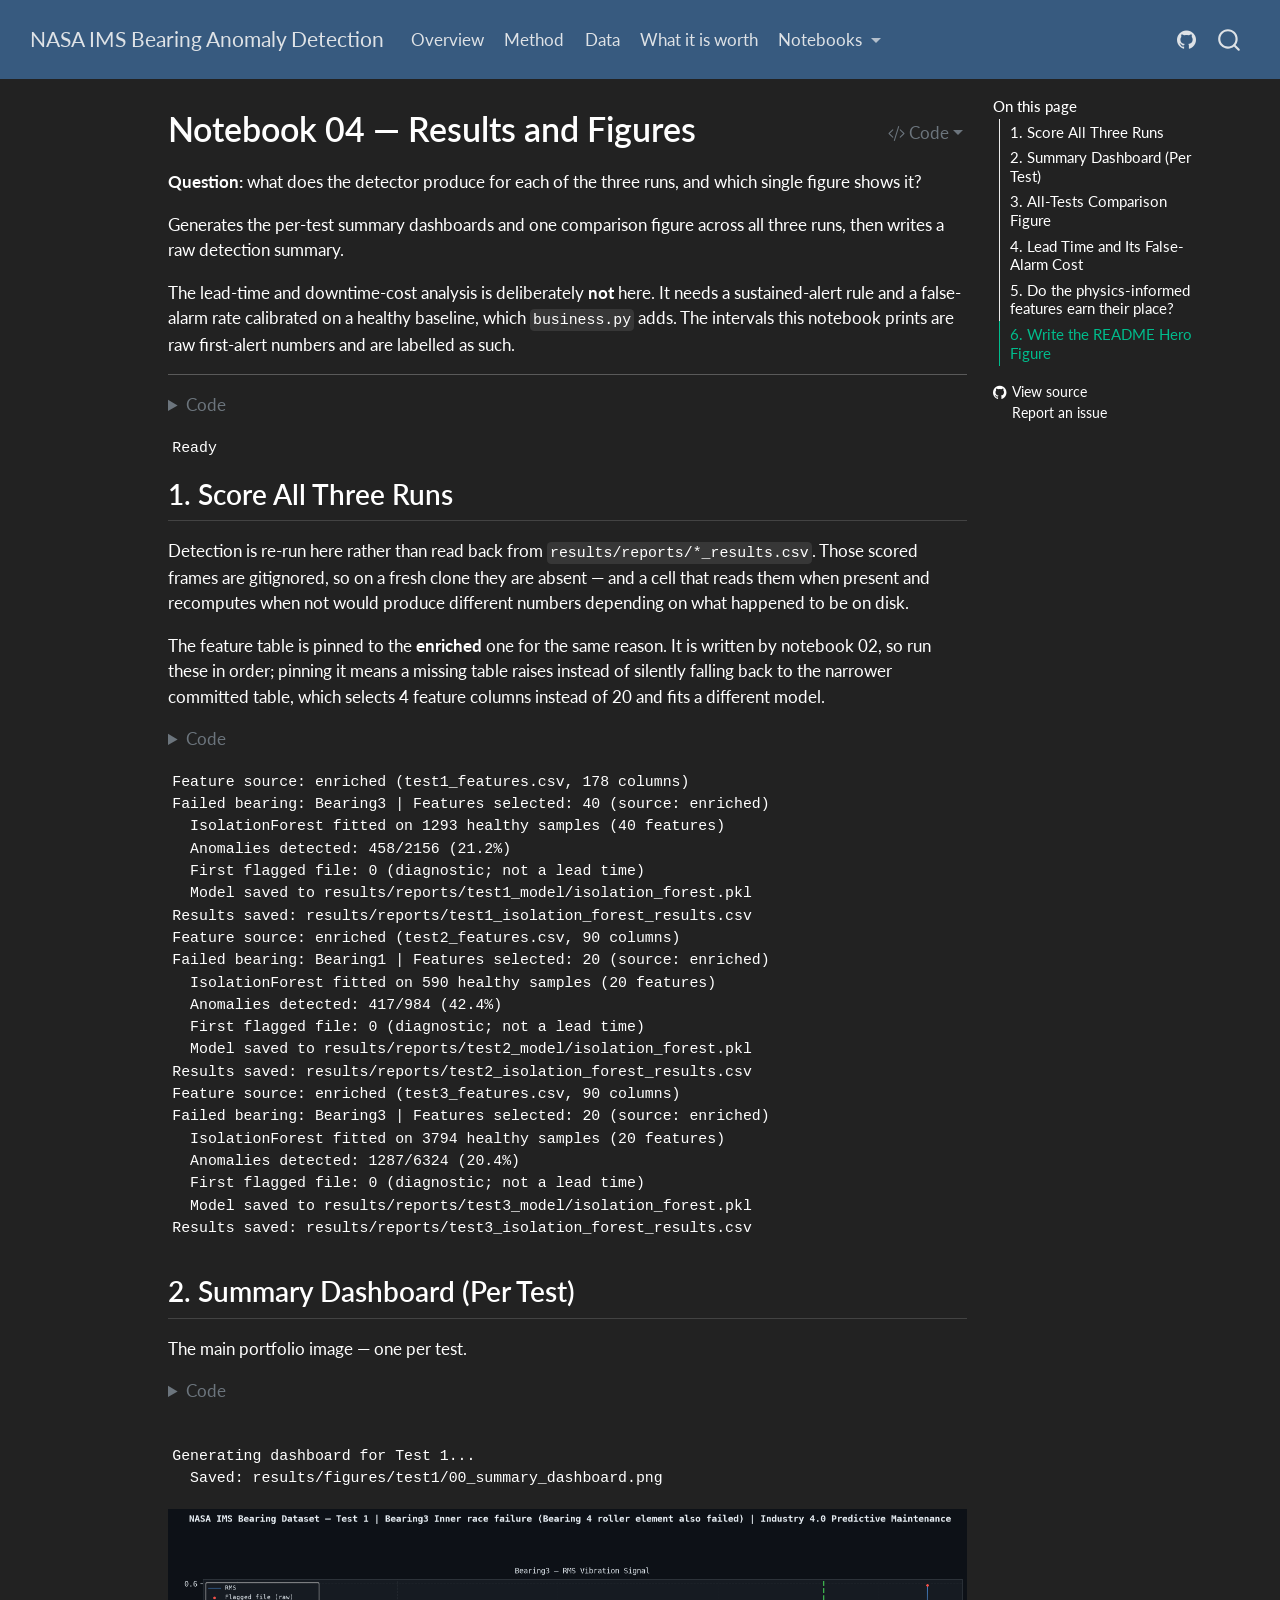
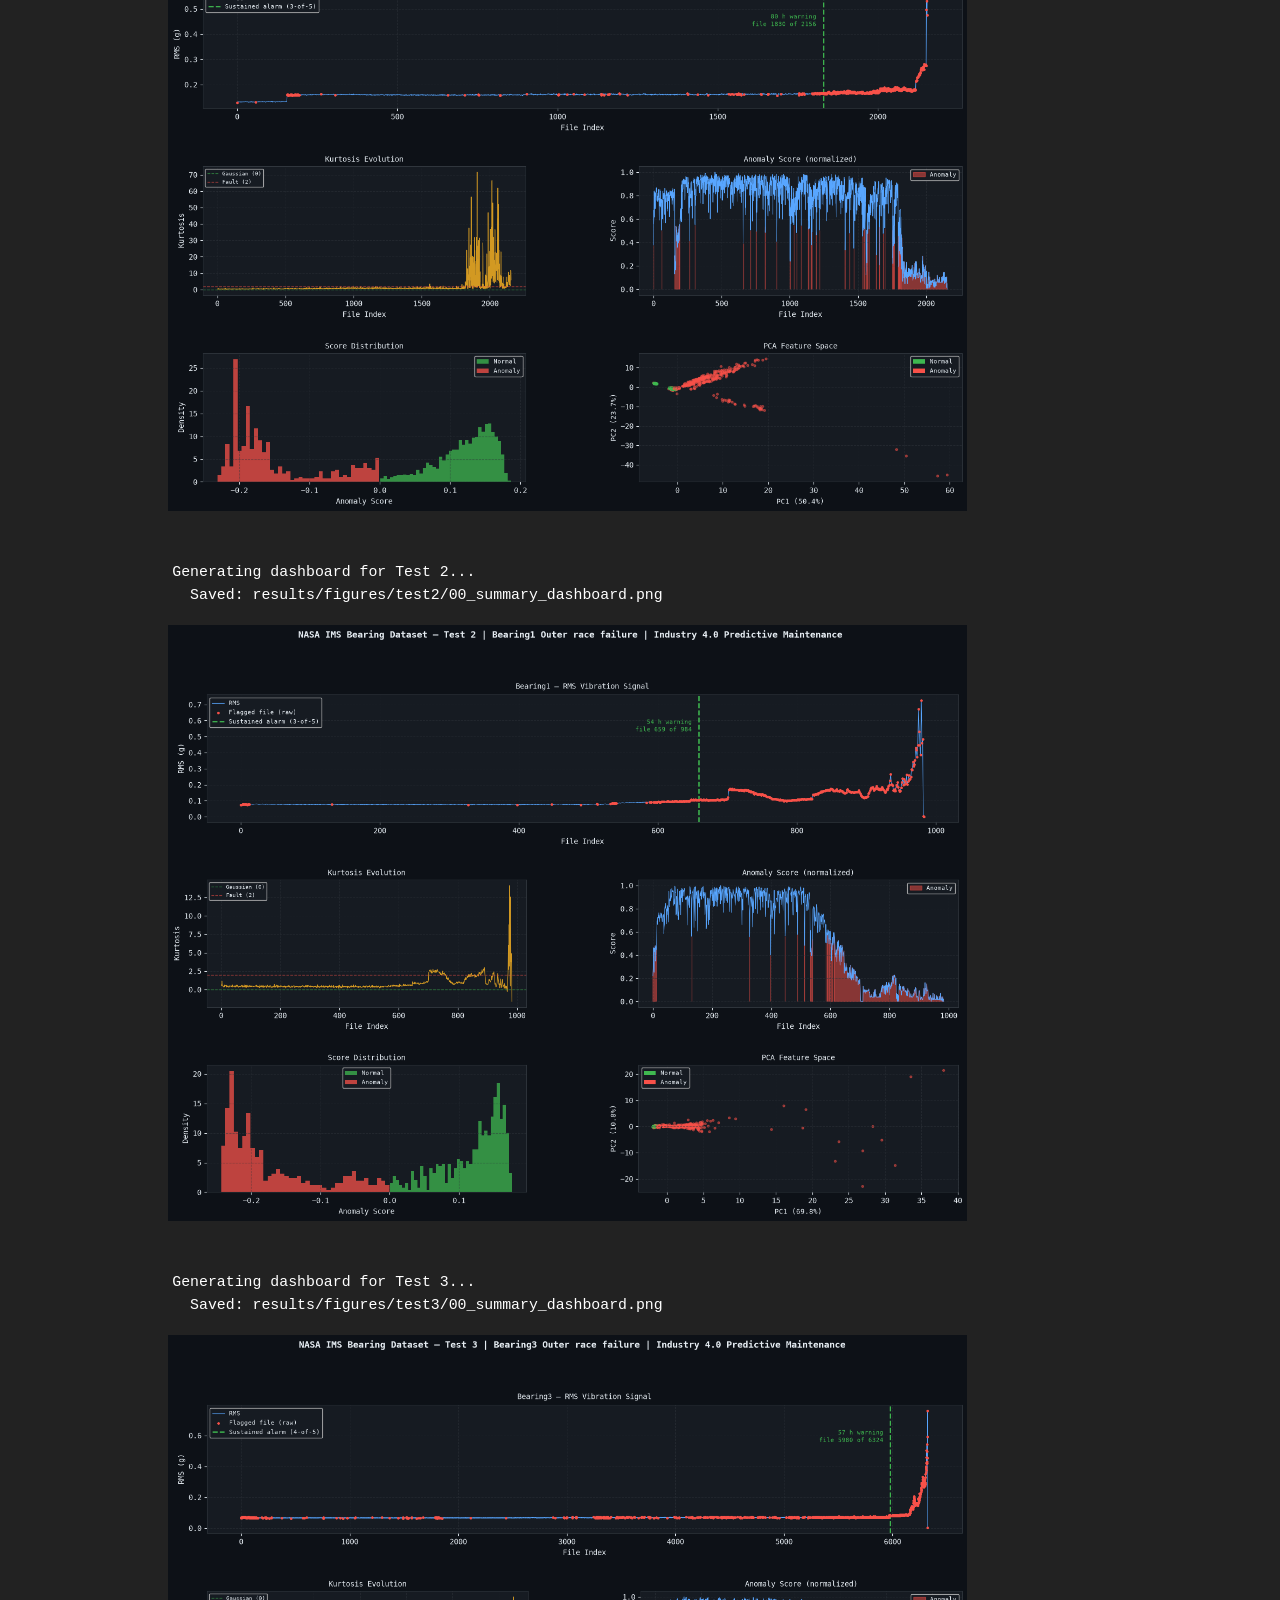
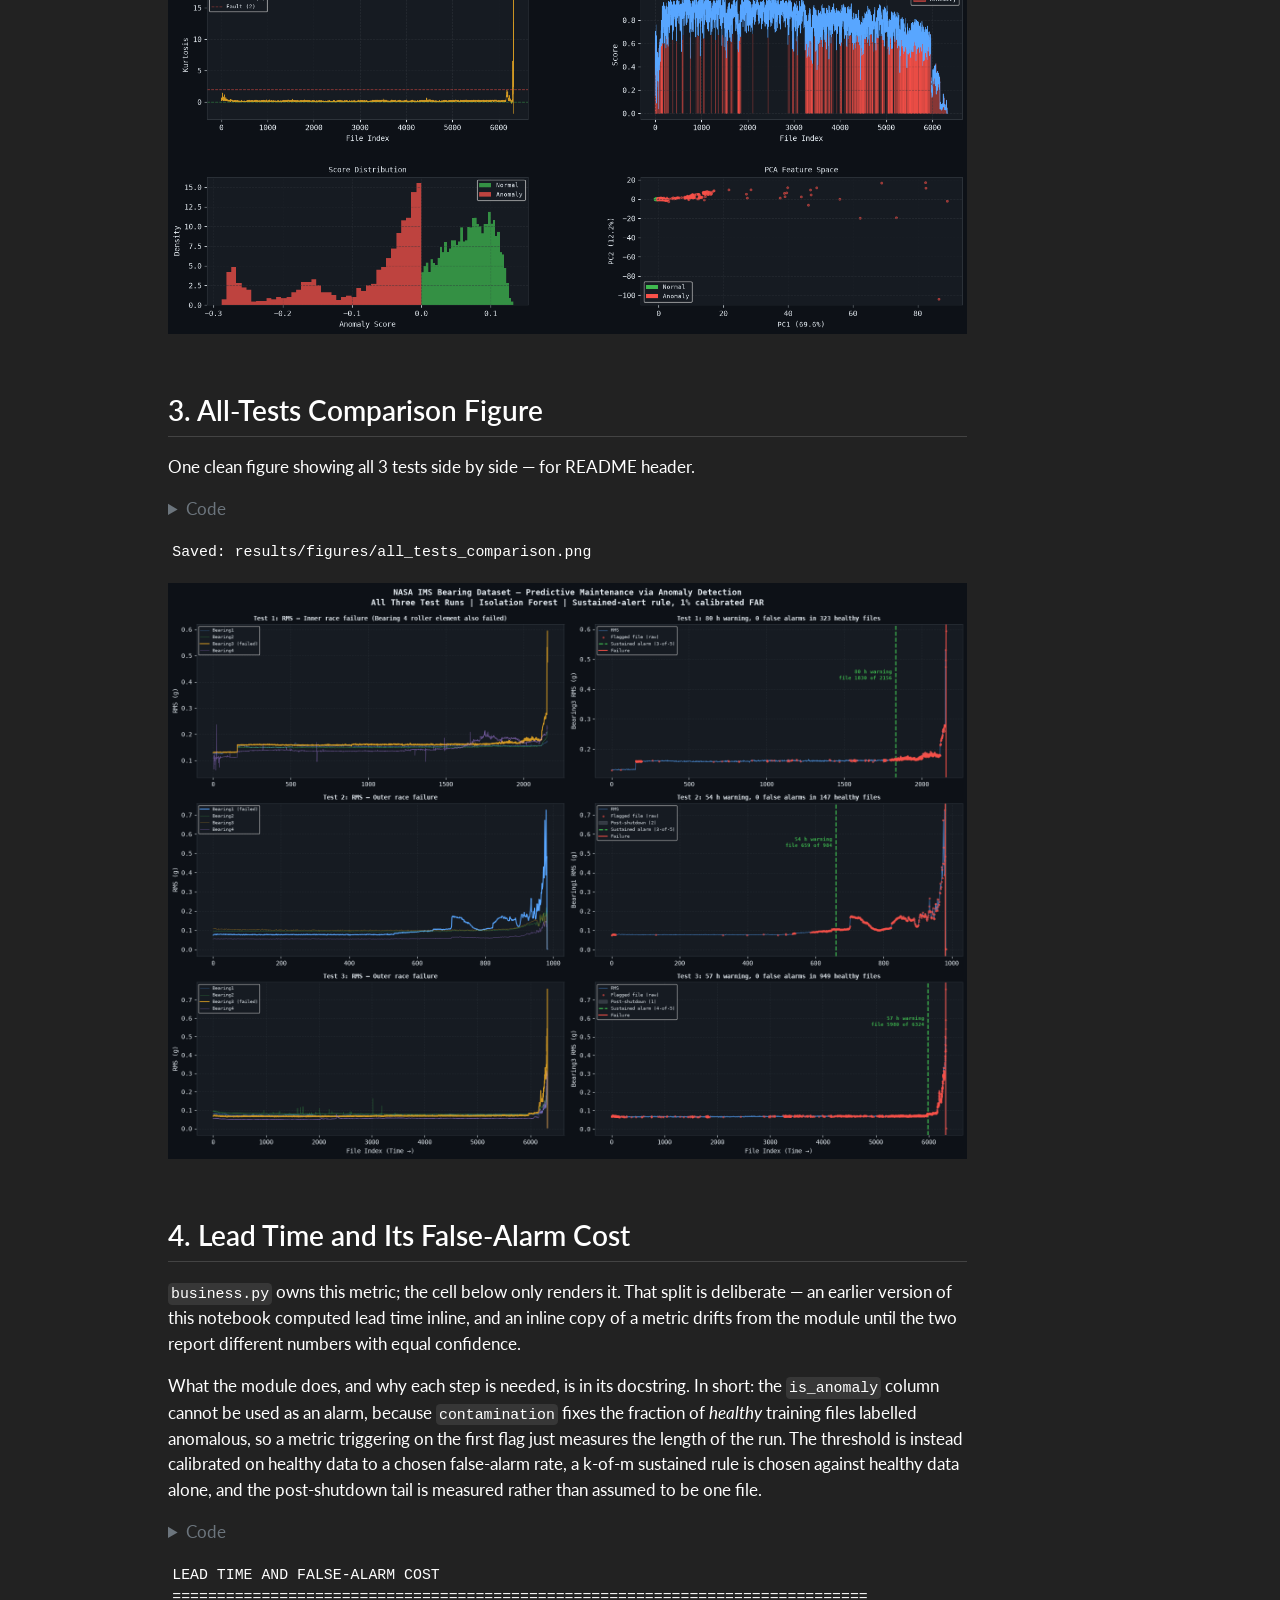
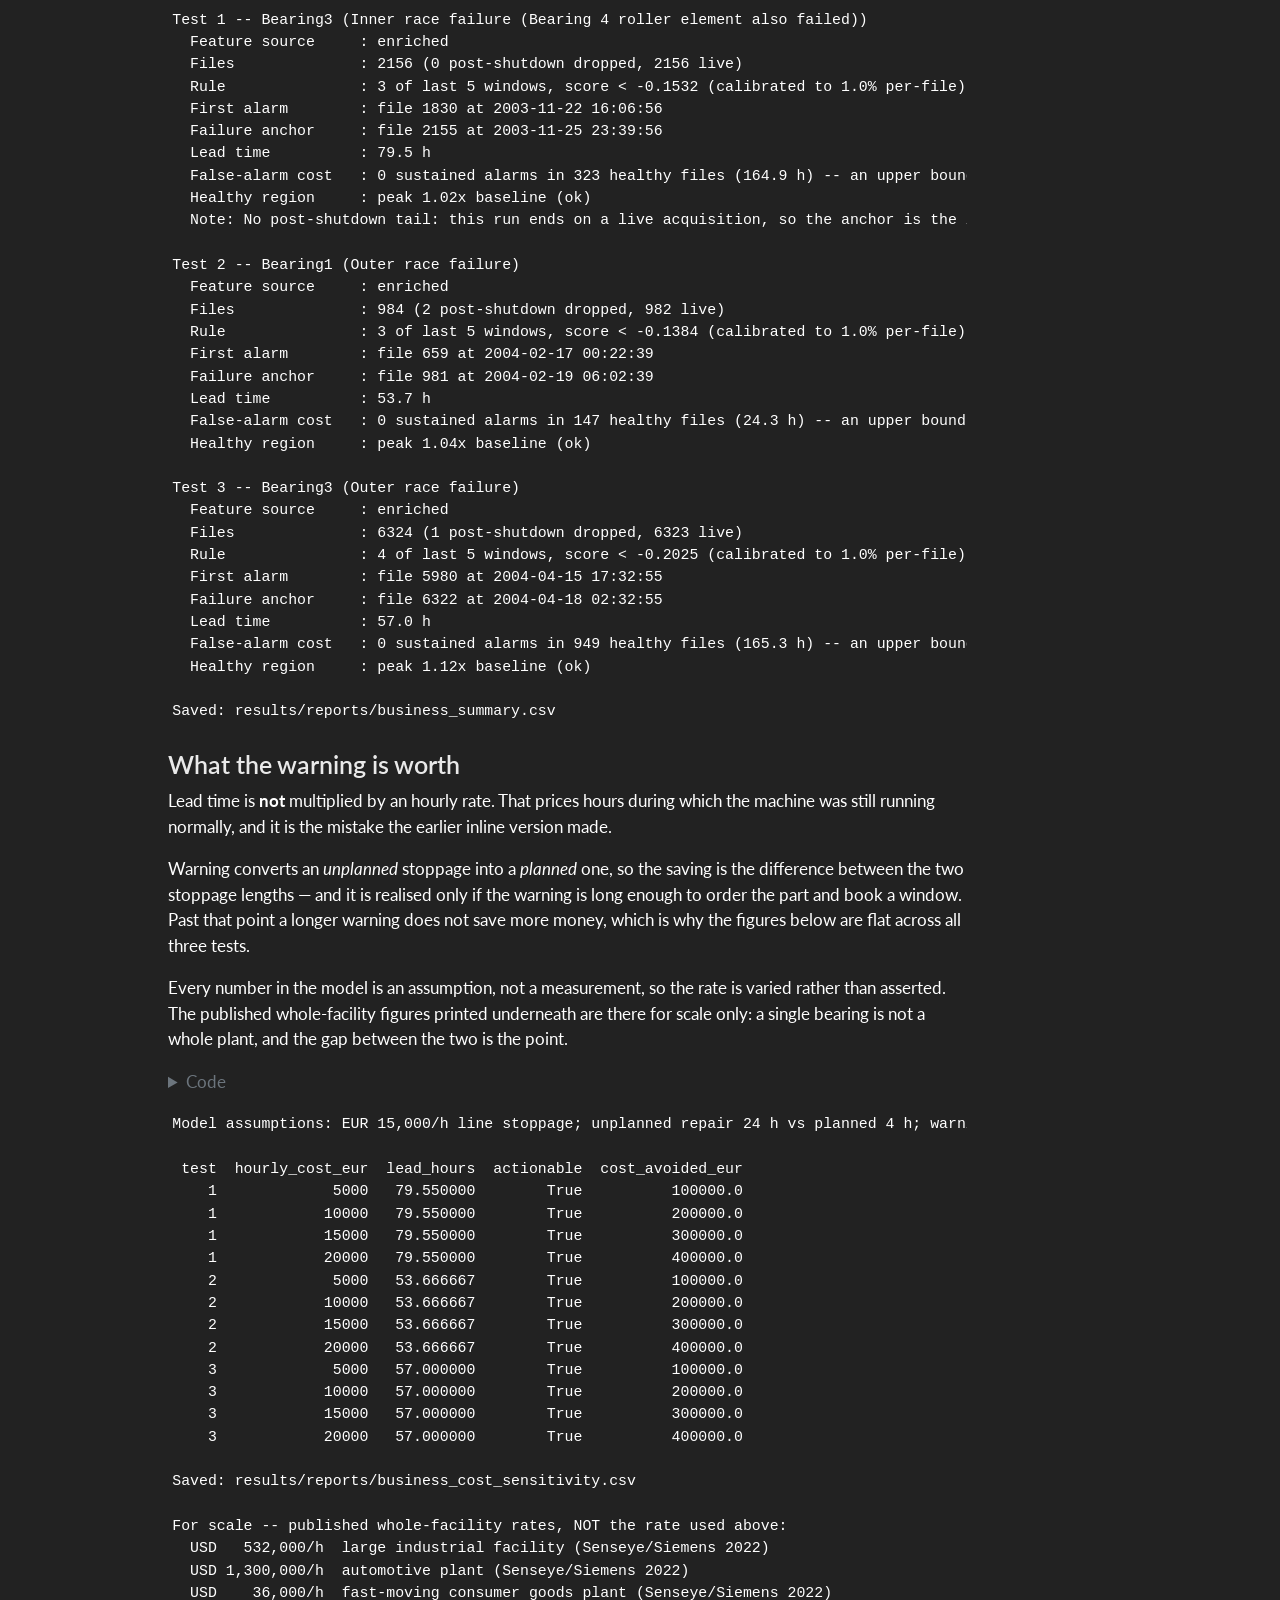
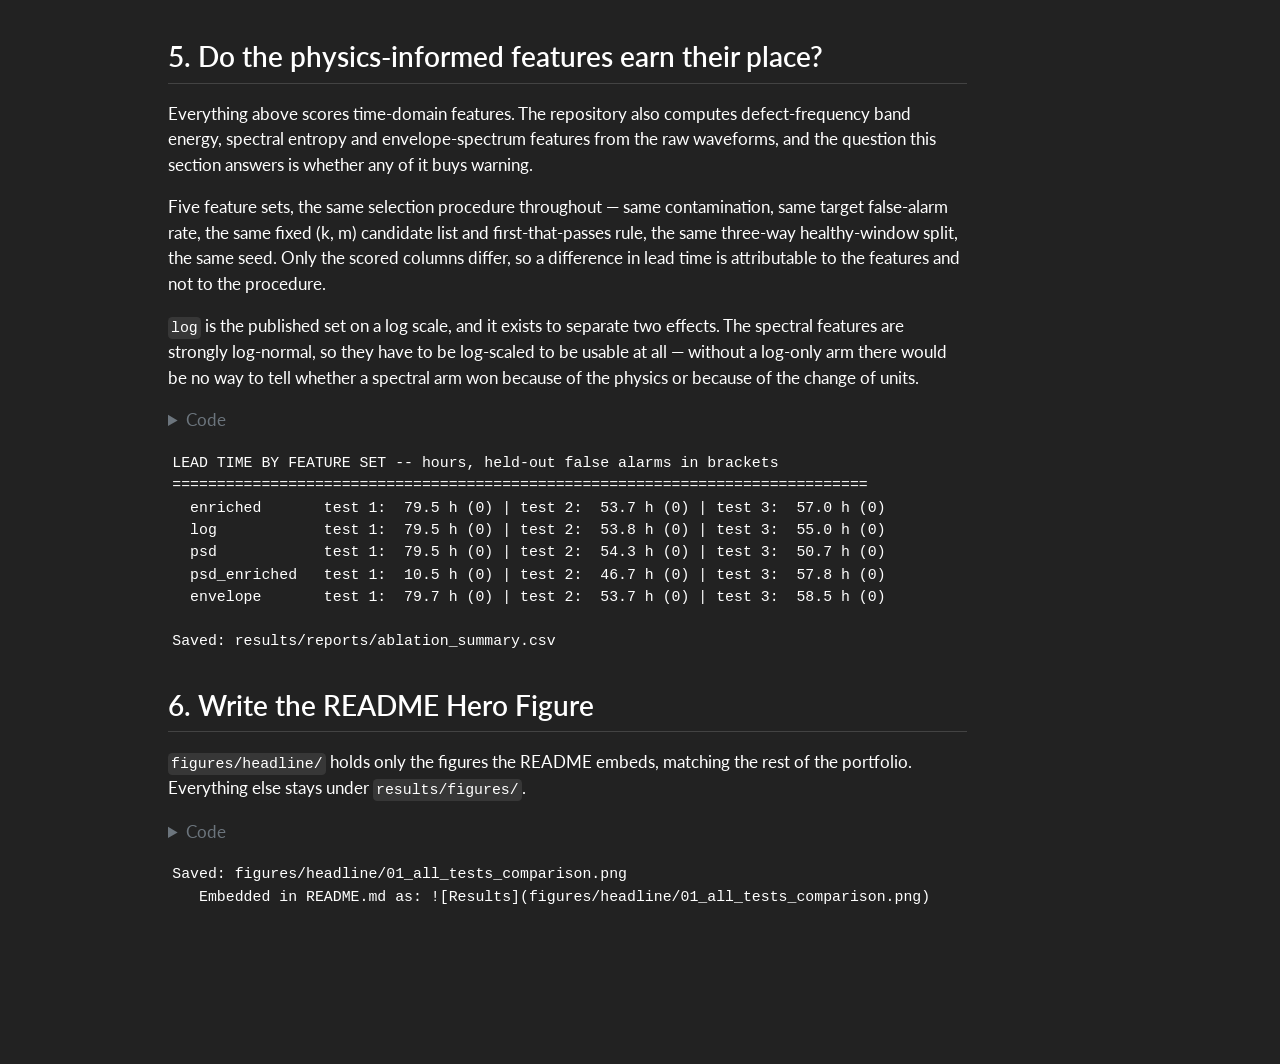
<file: notebooks/04_results_visualization.html>
<!DOCTYPE html>
<html xmlns="http://www.w3.org/1999/xhtml" lang="en" xml:lang="en"><head>

<meta charset="utf-8">
<meta name="generator" content="quarto-1.10.18">

<meta name="viewport" content="width=device-width, initial-scale=1.0, user-scalable=yes">


<title>Notebook 04 — Results and Figures – NASA IMS Bearing Anomaly Detection</title>
<style>
/* Default styles provided by pandoc.
** See https://pandoc.org/MANUAL.html#variables-for-html for config info.
*/
span.smallcaps{font-variant: small-caps;}
div.columns{display: flex; gap: 1.5em;}
div.column{flex: auto;}
@media screen {
div.columns{gap: min(4vw, 1.5em);}
div.column{overflow-x: auto;}
}
div.hanging-indent{margin-left: 1.5em; text-indent: -1.5em;}
ul.task-list{list-style: none;}
ul.task-list li input[type="checkbox"] {
  width: 0.8em;
  margin: 0 0.8em 0.2em -1em; /* quarto-specific, see https://github.com/quarto-dev/quarto-cli/issues/4556 */ 
  vertical-align: middle;
}
/* CSS for syntax highlighting */
html { -webkit-text-size-adjust: 100%; }
pre > code.sourceCode { white-space: pre; position: relative; }
pre > code.sourceCode > span { display: inline-block; line-height: 1.25; }
pre > code.sourceCode > span:empty { height: 1.2em; }
.sourceCode { overflow: visible; }
code.sourceCode > span { color: inherit; text-decoration: inherit; }
div.sourceCode { margin: 1em 0; }
pre.sourceCode { margin: 0; }
@media screen {
div.sourceCode { overflow: auto; }
}
@media print {
pre > code.sourceCode { white-space: pre-wrap; }
pre > code.sourceCode > span { text-indent: -5em; padding-left: 5em; }
}
pre.numberSource code
  { counter-reset: source-line 0; }
pre.numberSource code > span
  { position: relative; left: -4em; counter-increment: source-line; }
pre.numberSource code > span > a:first-child::before
  { content: counter(source-line);
    position: relative; left: -1em; text-align: right; vertical-align: baseline;
    border: none; display: inline-block;
    -webkit-touch-callout: none; -webkit-user-select: none;
    -khtml-user-select: none; -moz-user-select: none;
    -ms-user-select: none; user-select: none;
    padding: 0 4px; width: 4em;
  }
pre.numberSource { margin-left: 3em;  padding-left: 4px; }
div.sourceCode
  {   }
@media screen {
pre > code.sourceCode > span > a:first-child::before { text-decoration: underline; }
}
</style>


<script src="../site_libs/quarto-nav/quarto-nav.js"></script>
<script src="../site_libs/quarto-nav/headroom.min.js"></script>
<script src="../site_libs/clipboard/clipboard.min.js"></script>
<script src="../site_libs/quarto-search/autocomplete.umd.js"></script>
<script src="../site_libs/quarto-search/fuse.min.js"></script>
<script src="../site_libs/quarto-search/quarto-search.js"></script>
<meta name="quarto:offset" content="../">
<script src="../site_libs/quarto-html/quarto.js" type="module"></script>
<script src="../site_libs/quarto-html/tabsets/tabsets.js" type="module"></script>
<script src="../site_libs/quarto-html/popper.min.js"></script>
<script src="../site_libs/quarto-html/tippy.umd.min.js"></script>
<script src="../site_libs/quarto-html/anchor.min.js"></script>
<link href="../site_libs/quarto-html/tippy.css" rel="stylesheet">
<link href="../site_libs/quarto-html/quarto-syntax-highlighting-dark-b85bc7c33db8c58e0ec93c3465666fed.css" rel="stylesheet" id="quarto-text-highlighting-styles">
<script src="../site_libs/bootstrap/bootstrap.min.js"></script>
<link href="../site_libs/bootstrap/bootstrap-icons.css" rel="stylesheet">
<link href="../site_libs/bootstrap/bootstrap-d4efa1c2d0bb63bc82632f85e774b19d.min.css" rel="stylesheet" append-hash="true" id="quarto-bootstrap" data-mode="dark">
<script id="quarto-search-options" type="application/json">{
  "location": "navbar",
  "copy-button": false,
  "collapse-after": 3,
  "panel-placement": "end",
  "type": "overlay",
  "limit": 50,
  "keyboard-shortcut": [
    "f",
    "/",
    "s"
  ],
  "show-item-context": false,
  "language": {
    "search-no-results-text": "No results",
    "search-matching-documents-text": "matching documents",
    "search-copy-link-title": "Copy link to search",
    "search-hide-matches-text": "Hide additional matches",
    "search-more-match-text": "more match in this document",
    "search-more-matches-text": "more matches in this document",
    "search-clear-button-title": "Clear",
    "search-text-placeholder": "",
    "search-detached-cancel-button-title": "Cancel",
    "search-submit-button-title": "Submit",
    "search-label": "Search"
  }
}</script>


</head>

<body class="nav-fixed quarto-light">

<div id="quarto-search-results"></div>
  <header id="quarto-header" class="headroom fixed-top">
    <nav class="navbar navbar-expand-lg " data-bs-theme="dark">
      <div class="navbar-container container-fluid">
      <div class="navbar-brand-container mx-auto">
    <a class="navbar-brand" href="../index.html">
    <span class="navbar-title">NASA IMS Bearing Anomaly Detection</span>
    </a>
  </div>
            <div id="quarto-search" class="" title="Search"></div>
          <button class="navbar-toggler" type="button" data-bs-toggle="collapse" data-bs-target="#navbarCollapse" aria-controls="navbarCollapse" role="menu" aria-expanded="false" aria-label="Toggle navigation" onclick="if (window.quartoToggleHeadroom) { window.quartoToggleHeadroom(); }">
  <span class="navbar-toggler-icon"></span>
</button>
          <div class="collapse navbar-collapse" id="navbarCollapse">
            <ul class="navbar-nav navbar-nav-scroll me-auto">
  <li class="nav-item">
    <a class="nav-link" href="../index.html"> 
<span class="menu-text">Overview</span></a>
  </li>  
  <li class="nav-item">
    <a class="nav-link" href="../methodology.html"> 
<span class="menu-text">Method</span></a>
  </li>  
  <li class="nav-item">
    <a class="nav-link" href="../data.html"> 
<span class="menu-text">Data</span></a>
  </li>  
  <li class="nav-item">
    <a class="nav-link" href="../business.html"> 
<span class="menu-text">What it is worth</span></a>
  </li>  
  <li class="nav-item dropdown ">
    <a class="nav-link dropdown-toggle" href="#" id="nav-menu-notebooks" role="link" data-bs-toggle="dropdown" aria-expanded="false">
 <span class="menu-text">Notebooks</span>
    </a>
    <ul class="dropdown-menu" aria-labelledby="nav-menu-notebooks">    
        <li>
    <a class="dropdown-item" href="../notebooks/01_data_exploration.html">
 <span class="dropdown-text">Notebook 01 — Data Exploration</span></a>
  </li>  
        <li>
    <a class="dropdown-item" href="../notebooks/02_feature_engineering.html">
 <span class="dropdown-text">Notebook 02 — Feature Engineering</span></a>
  </li>  
        <li>
    <a class="dropdown-item" href="../notebooks/03_anomaly_detection.html">
 <span class="dropdown-text">Notebook 03 — Anomaly Detection</span></a>
  </li>  
        <li>
    <a class="dropdown-item" href="../notebooks/04_results_visualization.html">
 <span class="dropdown-text">Notebook 04 — Results and Figures</span></a>
  </li>  
    </ul>
  </li>
</ul>
            <ul class="navbar-nav navbar-nav-scroll ms-auto">
  <li class="nav-item compact">
    <a class="nav-link" href="https://github.com/fatemeh-studio/nasa-bearing-anomaly"> <i class="bi bi-github" role="img" aria-label="Source on GitHub">
</i> 
<span class="menu-text"></span></a>
  </li>  
</ul>
          </div> <!-- /navcollapse -->
            <div class="quarto-navbar-tools">
</div>
      </div> <!-- /container-fluid -->
    </nav>
</header>
<!-- content -->
<div id="quarto-content" class="quarto-container page-columns page-rows-contents page-layout-article page-navbar">
<!-- sidebar -->
<!-- margin-sidebar -->
    <div id="quarto-margin-sidebar" class="sidebar margin-sidebar">
        <nav id="TOC" role="doc-toc" class="toc-active">
    <h2 id="toc-title">On this page</h2>
   
  <ul>
  <li><a href="#score-all-three-runs" id="toc-score-all-three-runs" class="nav-link active" data-scroll-target="#score-all-three-runs">1. Score All Three Runs</a></li>
  <li><a href="#summary-dashboard-per-test" id="toc-summary-dashboard-per-test" class="nav-link" data-scroll-target="#summary-dashboard-per-test">2. Summary Dashboard (Per Test)</a></li>
  <li><a href="#all-tests-comparison-figure" id="toc-all-tests-comparison-figure" class="nav-link" data-scroll-target="#all-tests-comparison-figure">3. All-Tests Comparison Figure</a></li>
  <li><a href="#lead-time-and-its-false-alarm-cost" id="toc-lead-time-and-its-false-alarm-cost" class="nav-link" data-scroll-target="#lead-time-and-its-false-alarm-cost">4. Lead Time and Its False-Alarm Cost</a>
  <ul class="collapse">
  <li><a href="#what-the-warning-is-worth" id="toc-what-the-warning-is-worth" class="nav-link" data-scroll-target="#what-the-warning-is-worth">What the warning is worth</a></li>
  </ul></li>
  <li><a href="#do-the-physics-informed-features-earn-their-place" id="toc-do-the-physics-informed-features-earn-their-place" class="nav-link" data-scroll-target="#do-the-physics-informed-features-earn-their-place">5. Do the physics-informed features earn their place?</a></li>
  <li><a href="#write-the-readme-hero-figure" id="toc-write-the-readme-hero-figure" class="nav-link" data-scroll-target="#write-the-readme-hero-figure">6. Write the README Hero Figure</a></li>
  </ul>
<div class="toc-actions"><ul><li><a href="https://github.com/fatemeh-studio/nasa-bearing-anomaly/blob/main/notebooks/04_results_visualization.ipynb" class="toc-action"><i class="bi bi-github"></i>View source</a></li><li><a href="https://github.com/fatemeh-studio/nasa-bearing-anomaly/issues/new" class="toc-action"><i class="bi empty"></i>Report an issue</a></li></ul></div></nav>
    </div>
<!-- main -->
<main class="content" id="quarto-document-content">

<header id="title-block-header" class="quarto-title-block default">
<div class="quarto-title">
<div class="quarto-title-block"><div><h1 class="title">Notebook 04 — Results and Figures</h1><button type="button" class="btn code-tools-button dropdown-toggle" id="quarto-code-tools-menu" data-bs-toggle="dropdown" aria-expanded="false"><i class="bi"></i> Code</button><ul class="dropdown-menu dropdown-menu-end" aria-labelelledby="quarto-code-tools-menu"><li><a id="quarto-show-all-code" class="dropdown-item" href="javascript:void(0)" role="button">Show All Code</a></li><li><a id="quarto-hide-all-code" class="dropdown-item" href="javascript:void(0)" role="button">Hide All Code</a></li></ul></div></div>
</div>



<div class="quarto-title-meta">

    
  
    
  </div>
  


</header>


<p><strong>Question:</strong> what does the detector produce for each of the three runs, and which single figure shows it?</p>
<p>Generates the per-test summary dashboards and one comparison figure across all three runs, then writes a raw detection summary.</p>
<p>The lead-time and downtime-cost analysis is deliberately <strong>not</strong> here. It needs a sustained-alert rule and a false-alarm rate calibrated on a healthy baseline, which <code>business.py</code> adds. The intervals this notebook prints are raw first-alert numbers and are labelled as such.</p>
<hr>
<div id="cell-2" class="cell" data-quarto-private-1="{&quot;key&quot;:&quot;execution&quot;,&quot;value&quot;:{&quot;iopub.execute_input&quot;:&quot;2026-08-15T07:17:52.298935Z&quot;,&quot;iopub.status.busy&quot;:&quot;2026-08-15T07:17:52.298843Z&quot;,&quot;iopub.status.idle&quot;:&quot;2026-08-15T07:17:53.873610Z&quot;,&quot;shell.execute_reply&quot;:&quot;2026-08-15T07:17:53.872989Z&quot;}}" data-execution_count="1">
<details class="code-fold">
<summary>Code</summary>
<div class="code-copy-outer-scaffold"><div class="sourceCode cell-code" id="cb1"><pre class="sourceCode python code-with-copy"><code class="sourceCode python"><span id="cb1-1"><a href="#cb1-1" aria-hidden="true" tabindex="-1"></a><span class="im">import</span> matplotlib.pyplot <span class="im">as</span> plt</span>
<span id="cb1-2"><a href="#cb1-2" aria-hidden="true" tabindex="-1"></a><span class="im">import</span> pandas <span class="im">as</span> pd</span>
<span id="cb1-3"><a href="#cb1-3" aria-hidden="true" tabindex="-1"></a></span>
<span id="cb1-4"><a href="#cb1-4" aria-hidden="true" tabindex="-1"></a><span class="im">from</span> nasa_bearing_anomaly.business <span class="im">import</span> (</span>
<span id="cb1-5"><a href="#cb1-5" aria-hidden="true" tabindex="-1"></a>    PUBLISHED_HOURLY_COST,</span>
<span id="cb1-6"><a href="#cb1-6" aria-hidden="true" tabindex="-1"></a>    DowntimeCostModel,</span>
<span id="cb1-7"><a href="#cb1-7" aria-hidden="true" tabindex="-1"></a>    compute_lead_time,</span>
<span id="cb1-8"><a href="#cb1-8" aria-hidden="true" tabindex="-1"></a>    cost_sensitivity,</span>
<span id="cb1-9"><a href="#cb1-9" aria-hidden="true" tabindex="-1"></a>    format_result,</span>
<span id="cb1-10"><a href="#cb1-10" aria-hidden="true" tabindex="-1"></a>)</span>
<span id="cb1-11"><a href="#cb1-11" aria-hidden="true" tabindex="-1"></a><span class="im">from</span> nasa_bearing_anomaly.config <span class="im">import</span> (</span>
<span id="cb1-12"><a href="#cb1-12" aria-hidden="true" tabindex="-1"></a>    FIGURES_DIR,</span>
<span id="cb1-13"><a href="#cb1-13" aria-hidden="true" tabindex="-1"></a>    HEADLINE_DIR,</span>
<span id="cb1-14"><a href="#cb1-14" aria-hidden="true" tabindex="-1"></a>    REPORTS_DIR,</span>
<span id="cb1-15"><a href="#cb1-15" aria-hidden="true" tabindex="-1"></a>    TEST_CONFIG,</span>
<span id="cb1-16"><a href="#cb1-16" aria-hidden="true" tabindex="-1"></a>    repo_path,</span>
<span id="cb1-17"><a href="#cb1-17" aria-hidden="true" tabindex="-1"></a>)</span>
<span id="cb1-18"><a href="#cb1-18" aria-hidden="true" tabindex="-1"></a><span class="im">from</span> nasa_bearing_anomaly.detection <span class="im">import</span> run_pipeline, select_features</span>
<span id="cb1-19"><a href="#cb1-19" aria-hidden="true" tabindex="-1"></a><span class="im">from</span> nasa_bearing_anomaly.plotting <span class="im">import</span> BearingPlotter</span>
<span id="cb1-20"><a href="#cb1-20" aria-hidden="true" tabindex="-1"></a></span>
<span id="cb1-21"><a href="#cb1-21" aria-hidden="true" tabindex="-1"></a><span class="co"># Output directories come from config, which resolves them against the package</span></span>
<span id="cb1-22"><a href="#cb1-22" aria-hidden="true" tabindex="-1"></a><span class="co"># location rather than the working directory. The relative literals these replaced</span></span>
<span id="cb1-23"><a href="#cb1-23" aria-hidden="true" tabindex="-1"></a><span class="co"># ("../results/figures") were correct only when the kernel happened to start in</span></span>
<span id="cb1-24"><a href="#cb1-24" aria-hidden="true" tabindex="-1"></a><span class="co"># notebooks/, and silently wrote elsewhere when it did not.</span></span>
<span id="cb1-25"><a href="#cb1-25" aria-hidden="true" tabindex="-1"></a><span class="cf">for</span> d <span class="kw">in</span> (FIGURES_DIR, REPORTS_DIR, HEADLINE_DIR):</span>
<span id="cb1-26"><a href="#cb1-26" aria-hidden="true" tabindex="-1"></a>    d.mkdir(parents<span class="op">=</span><span class="va">True</span>, exist_ok<span class="op">=</span><span class="va">True</span>)</span>
<span id="cb1-27"><a href="#cb1-27" aria-hidden="true" tabindex="-1"></a></span>
<span id="cb1-28"><a href="#cb1-28" aria-hidden="true" tabindex="-1"></a><span class="bu">print</span>(<span class="st">"Ready"</span>)</span></code></pre></div><button title="Copy to Clipboard" class="code-copy-button"><i class="bi"></i></button></div>
</details>
<div class="cell-output cell-output-stdout">
<pre><code>Ready</code></pre>
</div>
</div>
<section id="score-all-three-runs" class="level2">
<h2 class="anchored" data-anchor-id="score-all-three-runs">1. Score All Three Runs</h2>
<p>Detection is re-run here rather than read back from <code>results/reports/*_results.csv</code>. Those scored frames are gitignored, so on a fresh clone they are absent — and a cell that reads them when present and recomputes when not would produce different numbers depending on what happened to be on disk.</p>
<p>The feature table is pinned to the <strong>enriched</strong> one for the same reason. It is written by notebook 02, so run these in order; pinning it means a missing table raises instead of silently falling back to the narrower committed table, which selects 4 feature columns instead of 20 and fits a different model.</p>
<div id="cell-4" class="cell" data-quarto-private-1="{&quot;key&quot;:&quot;execution&quot;,&quot;value&quot;:{&quot;iopub.execute_input&quot;:&quot;2026-08-15T07:17:53.888198Z&quot;,&quot;iopub.status.busy&quot;:&quot;2026-08-15T07:17:53.887998Z&quot;,&quot;iopub.status.idle&quot;:&quot;2026-08-15T07:17:55.524378Z&quot;,&quot;shell.execute_reply&quot;:&quot;2026-08-15T07:17:55.523649Z&quot;}}" data-execution_count="2">
<details class="code-fold">
<summary>Code</summary>
<div class="code-copy-outer-scaffold"><div class="sourceCode cell-code" id="cb3"><pre class="sourceCode python code-with-copy"><code class="sourceCode python"><span id="cb3-1"><a href="#cb3-1" aria-hidden="true" tabindex="-1"></a>FEATURE_SOURCE <span class="op">=</span> <span class="st">"enriched"</span></span>
<span id="cb3-2"><a href="#cb3-2" aria-hidden="true" tabindex="-1"></a></span>
<span id="cb3-3"><a href="#cb3-3" aria-hidden="true" tabindex="-1"></a>results <span class="op">=</span> {}</span>
<span id="cb3-4"><a href="#cb3-4" aria-hidden="true" tabindex="-1"></a><span class="cf">for</span> test_id <span class="kw">in</span> [<span class="dv">1</span>, <span class="dv">2</span>, <span class="dv">3</span>]:</span>
<span id="cb3-5"><a href="#cb3-5" aria-hidden="true" tabindex="-1"></a>    results[test_id] <span class="op">=</span> run_pipeline(test_id, feature_source<span class="op">=</span>FEATURE_SOURCE)</span>
<span id="cb3-6"><a href="#cb3-6" aria-hidden="true" tabindex="-1"></a></span>
<span id="cb3-7"><a href="#cb3-7" aria-hidden="true" tabindex="-1"></a><span class="co"># Computed here rather than after the figures, because the comparison figure below</span></span>
<span id="cb3-8"><a href="#cb3-8" aria-hidden="true" tabindex="-1"></a><span class="co"># marks the alarm and must mark the sustained one. An earlier version drew the raw</span></span>
<span id="cb3-9"><a href="#cb3-9" aria-hidden="true" tabindex="-1"></a><span class="co"># first flagged file, which is file 0 in all three runs -- so the README's hero image</span></span>
<span id="cb3-10"><a href="#cb3-10" aria-hidden="true" tabindex="-1"></a><span class="co"># annotated "first alert: file 0 of 2156" while the text explained why that number</span></span>
<span id="cb3-11"><a href="#cb3-11" aria-hidden="true" tabindex="-1"></a><span class="co"># means nothing.</span></span>
<span id="cb3-12"><a href="#cb3-12" aria-hidden="true" tabindex="-1"></a>lead_results <span class="op">=</span> [</span>
<span id="cb3-13"><a href="#cb3-13" aria-hidden="true" tabindex="-1"></a>    compute_lead_time(df, test_id, feature_source<span class="op">=</span>FEATURE_SOURCE) <span class="cf">for</span> test_id, df <span class="kw">in</span> results.items()</span>
<span id="cb3-14"><a href="#cb3-14" aria-hidden="true" tabindex="-1"></a>]</span>
<span id="cb3-15"><a href="#cb3-15" aria-hidden="true" tabindex="-1"></a>lead_by_test <span class="op">=</span> {r.test_id: r <span class="cf">for</span> r <span class="kw">in</span> lead_results}</span></code></pre></div><button title="Copy to Clipboard" class="code-copy-button"><i class="bi"></i></button></div>
</details>
<div class="cell-output cell-output-stdout">
<pre><code>Feature source: enriched (test1_features.csv, 178 columns)
Failed bearing: Bearing3 | Features selected: 40 (source: enriched)
  IsolationForest fitted on 1293 healthy samples (40 features)
  Anomalies detected: 458/2156 (21.2%)
  First flagged file: 0 (diagnostic; not a lead time)
  Model saved to results/reports/test1_model/isolation_forest.pkl
Results saved: results/reports/test1_isolation_forest_results.csv
Feature source: enriched (test2_features.csv, 90 columns)
Failed bearing: Bearing1 | Features selected: 20 (source: enriched)
  IsolationForest fitted on 590 healthy samples (20 features)
  Anomalies detected: 417/984 (42.4%)
  First flagged file: 0 (diagnostic; not a lead time)
  Model saved to results/reports/test2_model/isolation_forest.pkl
Results saved: results/reports/test2_isolation_forest_results.csv
Feature source: enriched (test3_features.csv, 90 columns)
Failed bearing: Bearing3 | Features selected: 20 (source: enriched)
  IsolationForest fitted on 3794 healthy samples (20 features)
  Anomalies detected: 1287/6324 (20.4%)
  First flagged file: 0 (diagnostic; not a lead time)
  Model saved to results/reports/test3_model/isolation_forest.pkl
Results saved: results/reports/test3_isolation_forest_results.csv</code></pre>
</div>
</div>
</section>
<section id="summary-dashboard-per-test" class="level2">
<h2 class="anchored" data-anchor-id="summary-dashboard-per-test">2. Summary Dashboard (Per Test)</h2>
<p>The main portfolio image — one per test.</p>
<div id="cell-6" class="cell" data-quarto-private-1="{&quot;key&quot;:&quot;execution&quot;,&quot;value&quot;:{&quot;iopub.execute_input&quot;:&quot;2026-08-15T07:17:55.525580Z&quot;,&quot;iopub.status.busy&quot;:&quot;2026-08-15T07:17:55.525474Z&quot;,&quot;iopub.status.idle&quot;:&quot;2026-08-15T07:17:57.507860Z&quot;,&quot;shell.execute_reply&quot;:&quot;2026-08-15T07:17:57.507184Z&quot;}}" data-execution_count="3">
<details class="code-fold">
<summary>Code</summary>
<div class="code-copy-outer-scaffold"><div class="sourceCode cell-code" id="cb5"><pre class="sourceCode python code-with-copy"><code class="sourceCode python"><span id="cb5-1"><a href="#cb5-1" aria-hidden="true" tabindex="-1"></a><span class="cf">for</span> test_id, df <span class="kw">in</span> results.items():</span>
<span id="cb5-2"><a href="#cb5-2" aria-hidden="true" tabindex="-1"></a>    <span class="bu">print</span>(<span class="ss">f"</span><span class="ch">\n</span><span class="ss">Generating dashboard for Test </span><span class="sc">{</span>test_id<span class="sc">}</span><span class="ss">..."</span>)</span>
<span id="cb5-3"><a href="#cb5-3" aria-hidden="true" tabindex="-1"></a>    plotter <span class="op">=</span> BearingPlotter(test_id<span class="op">=</span>test_id, save_figures<span class="op">=</span><span class="va">True</span>)</span>
<span id="cb5-4"><a href="#cb5-4" aria-hidden="true" tabindex="-1"></a>    config <span class="op">=</span> TEST_CONFIG[test_id]</span>
<span id="cb5-5"><a href="#cb5-5" aria-hidden="true" tabindex="-1"></a>    feature_cols <span class="op">=</span> select_features(df, bearing_prefix<span class="op">=</span>config[<span class="st">"failed_bearing"</span>])</span>
<span id="cb5-6"><a href="#cb5-6" aria-hidden="true" tabindex="-1"></a></span>
<span id="cb5-7"><a href="#cb5-7" aria-hidden="true" tabindex="-1"></a>    <span class="co"># The dashboard is handed the sustained alarm rather than deriving one. It used</span></span>
<span id="cb5-8"><a href="#cb5-8" aria-hidden="true" tabindex="-1"></a>    <span class="co"># to draw df.index[is_anomaly].min(), which is file 0 on every run, so the</span></span>
<span id="cb5-9"><a href="#cb5-9" aria-hidden="true" tabindex="-1"></a>    <span class="co"># centrepiece figure annotated the one number this project's prose calls</span></span>
<span id="cb5-10"><a href="#cb5-10" aria-hidden="true" tabindex="-1"></a>    <span class="co"># meaningless. Passing it in means the figure cannot disagree with business.py.</span></span>
<span id="cb5-11"><a href="#cb5-11" aria-hidden="true" tabindex="-1"></a>    lead <span class="op">=</span> lead_by_test[test_id]</span>
<span id="cb5-12"><a href="#cb5-12" aria-hidden="true" tabindex="-1"></a>    fig <span class="op">=</span> plotter.plot_summary_dashboard(</span>
<span id="cb5-13"><a href="#cb5-13" aria-hidden="true" tabindex="-1"></a>        df,</span>
<span id="cb5-14"><a href="#cb5-14" aria-hidden="true" tabindex="-1"></a>        feature_cols<span class="op">=</span>feature_cols,</span>
<span id="cb5-15"><a href="#cb5-15" aria-hidden="true" tabindex="-1"></a>        alarm_file<span class="op">=</span>lead.alarm_file,</span>
<span id="cb5-16"><a href="#cb5-16" aria-hidden="true" tabindex="-1"></a>        lead_hours<span class="op">=</span>lead.lead_hours,</span>
<span id="cb5-17"><a href="#cb5-17" aria-hidden="true" tabindex="-1"></a>        k<span class="op">=</span>lead.k,</span>
<span id="cb5-18"><a href="#cb5-18" aria-hidden="true" tabindex="-1"></a>        m<span class="op">=</span>lead.m,</span>
<span id="cb5-19"><a href="#cb5-19" aria-hidden="true" tabindex="-1"></a>    )</span>
<span id="cb5-20"><a href="#cb5-20" aria-hidden="true" tabindex="-1"></a>    plt.show()</span></code></pre></div><button title="Copy to Clipboard" class="code-copy-button"><i class="bi"></i></button></div>
</details>
<div class="cell-output cell-output-stdout">
<pre><code>
Generating dashboard for Test 1...
  Saved: results/figures/test1/00_summary_dashboard.png</code></pre>
</div>
<div class="cell-output cell-output-display">
<div>
<figure class="figure">
<p><img src="04_results_visualization_files/figure-html/cell-4-output-2.png" class="img-fluid figure-img"></p>
</figure>
</div>
</div>
<div class="cell-output cell-output-stdout">
<pre><code>
Generating dashboard for Test 2...
  Saved: results/figures/test2/00_summary_dashboard.png</code></pre>
</div>
<div class="cell-output cell-output-display">
<div>
<figure class="figure">
<p><img src="04_results_visualization_files/figure-html/cell-4-output-4.png" class="img-fluid figure-img"></p>
</figure>
</div>
</div>
<div class="cell-output cell-output-stdout">
<pre><code>
Generating dashboard for Test 3...
  Saved: results/figures/test3/00_summary_dashboard.png</code></pre>
</div>
<div class="cell-output cell-output-display">
<div>
<figure class="figure">
<p><img src="04_results_visualization_files/figure-html/cell-4-output-6.png" class="img-fluid figure-img"></p>
</figure>
</div>
</div>
</div>
</section>
<section id="all-tests-comparison-figure" class="level2">
<h2 class="anchored" data-anchor-id="all-tests-comparison-figure">3. All-Tests Comparison Figure</h2>
<p>One clean figure showing all 3 tests side by side — for README header.</p>
<div id="cell-8" class="cell" data-quarto-private-1="{&quot;key&quot;:&quot;execution&quot;,&quot;value&quot;:{&quot;iopub.execute_input&quot;:&quot;2026-08-15T07:17:57.508927Z&quot;,&quot;iopub.status.busy&quot;:&quot;2026-08-15T07:17:57.508826Z&quot;,&quot;iopub.status.idle&quot;:&quot;2026-08-15T07:17:58.450636Z&quot;,&quot;shell.execute_reply&quot;:&quot;2026-08-15T07:17:58.450040Z&quot;}}" data-execution_count="4">
<details class="code-fold">
<summary>Code</summary>
<div class="code-copy-outer-scaffold"><div class="sourceCode cell-code" id="cb9"><pre class="sourceCode python code-with-copy"><code class="sourceCode python"><span id="cb9-1"><a href="#cb9-1" aria-hidden="true" tabindex="-1"></a>fig, axes <span class="op">=</span> plt.subplots(<span class="dv">3</span>, <span class="dv">2</span>, figsize<span class="op">=</span>(<span class="dv">18</span>, <span class="dv">13</span>))</span>
<span id="cb9-2"><a href="#cb9-2" aria-hidden="true" tabindex="-1"></a>fig.patch.set_facecolor(<span class="st">"#0d1117"</span>)</span>
<span id="cb9-3"><a href="#cb9-3" aria-hidden="true" tabindex="-1"></a>fig.suptitle(</span>
<span id="cb9-4"><a href="#cb9-4" aria-hidden="true" tabindex="-1"></a>    <span class="st">"NASA IMS Bearing Dataset — Predictive Maintenance via Anomaly Detection</span><span class="ch">\n</span><span class="st">"</span></span>
<span id="cb9-5"><a href="#cb9-5" aria-hidden="true" tabindex="-1"></a>    <span class="st">"All Three Test Runs | Isolation Forest | Sustained-alert rule, 1</span><span class="sc">% c</span><span class="st">alibrated FAR"</span>,</span>
<span id="cb9-6"><a href="#cb9-6" aria-hidden="true" tabindex="-1"></a>    fontsize<span class="op">=</span><span class="dv">13</span>,</span>
<span id="cb9-7"><a href="#cb9-7" aria-hidden="true" tabindex="-1"></a>    fontweight<span class="op">=</span><span class="st">"bold"</span>,</span>
<span id="cb9-8"><a href="#cb9-8" aria-hidden="true" tabindex="-1"></a>    color<span class="op">=</span><span class="st">"#e6edf3"</span>,</span>
<span id="cb9-9"><a href="#cb9-9" aria-hidden="true" tabindex="-1"></a>    y<span class="op">=</span><span class="fl">0.99</span>,</span>
<span id="cb9-10"><a href="#cb9-10" aria-hidden="true" tabindex="-1"></a>)</span>
<span id="cb9-11"><a href="#cb9-11" aria-hidden="true" tabindex="-1"></a></span>
<span id="cb9-12"><a href="#cb9-12" aria-hidden="true" tabindex="-1"></a>bearing_colors <span class="op">=</span> [<span class="st">"#58a6ff"</span>, <span class="st">"#3fb950"</span>, <span class="st">"#d29922"</span>, <span class="st">"#bc8cff"</span>]</span>
<span id="cb9-13"><a href="#cb9-13" aria-hidden="true" tabindex="-1"></a></span>
<span id="cb9-14"><a href="#cb9-14" aria-hidden="true" tabindex="-1"></a><span class="cf">for</span> row, (test_id, df) <span class="kw">in</span> <span class="bu">enumerate</span>(results.items()):</span>
<span id="cb9-15"><a href="#cb9-15" aria-hidden="true" tabindex="-1"></a>    config <span class="op">=</span> TEST_CONFIG[test_id]</span>
<span id="cb9-16"><a href="#cb9-16" aria-hidden="true" tabindex="-1"></a>    failed <span class="op">=</span> config[<span class="st">"failed_bearing"</span>]</span>
<span id="cb9-17"><a href="#cb9-17" aria-hidden="true" tabindex="-1"></a>    rms_col <span class="op">=</span> <span class="ss">f"</span><span class="sc">{</span>failed<span class="sc">}</span><span class="ss">_ch1_rms"</span></span>
<span id="cb9-18"><a href="#cb9-18" aria-hidden="true" tabindex="-1"></a>    lead <span class="op">=</span> lead_by_test[test_id]</span>
<span id="cb9-19"><a href="#cb9-19" aria-hidden="true" tabindex="-1"></a></span>
<span id="cb9-20"><a href="#cb9-20" aria-hidden="true" tabindex="-1"></a>    ax_rms <span class="op">=</span> axes[row, <span class="dv">0</span>]</span>
<span id="cb9-21"><a href="#cb9-21" aria-hidden="true" tabindex="-1"></a>    ax_score <span class="op">=</span> axes[row, <span class="dv">1</span>]</span>
<span id="cb9-22"><a href="#cb9-22" aria-hidden="true" tabindex="-1"></a></span>
<span id="cb9-23"><a href="#cb9-23" aria-hidden="true" tabindex="-1"></a>    <span class="cf">for</span> ax <span class="kw">in</span> [ax_rms, ax_score]:</span>
<span id="cb9-24"><a href="#cb9-24" aria-hidden="true" tabindex="-1"></a>        ax.set_facecolor(<span class="st">"#161b22"</span>)</span>
<span id="cb9-25"><a href="#cb9-25" aria-hidden="true" tabindex="-1"></a></span>
<span id="cb9-26"><a href="#cb9-26" aria-hidden="true" tabindex="-1"></a>    <span class="co"># ── Left: All bearings RMS ──</span></span>
<span id="cb9-27"><a href="#cb9-27" aria-hidden="true" tabindex="-1"></a>    <span class="cf">for</span> i, bearing <span class="kw">in</span> <span class="bu">enumerate</span>([<span class="st">"Bearing1"</span>, <span class="st">"Bearing2"</span>, <span class="st">"Bearing3"</span>, <span class="st">"Bearing4"</span>]):</span>
<span id="cb9-28"><a href="#cb9-28" aria-hidden="true" tabindex="-1"></a>        col <span class="op">=</span> <span class="ss">f"</span><span class="sc">{</span>bearing<span class="sc">}</span><span class="ss">_ch1_rms"</span></span>
<span id="cb9-29"><a href="#cb9-29" aria-hidden="true" tabindex="-1"></a>        <span class="cf">if</span> col <span class="kw">in</span> df.columns:</span>
<span id="cb9-30"><a href="#cb9-30" aria-hidden="true" tabindex="-1"></a>            lw <span class="op">=</span> <span class="fl">1.5</span> <span class="cf">if</span> bearing <span class="op">==</span> failed <span class="cf">else</span> <span class="fl">0.6</span></span>
<span id="cb9-31"><a href="#cb9-31" aria-hidden="true" tabindex="-1"></a>            alpha <span class="op">=</span> <span class="fl">1.0</span> <span class="cf">if</span> bearing <span class="op">==</span> failed <span class="cf">else</span> <span class="fl">0.5</span></span>
<span id="cb9-32"><a href="#cb9-32" aria-hidden="true" tabindex="-1"></a>            lbl <span class="op">=</span> bearing <span class="op">+</span> (<span class="st">" (failed)"</span> <span class="cf">if</span> bearing <span class="op">==</span> failed <span class="cf">else</span> <span class="st">""</span>)</span>
<span id="cb9-33"><a href="#cb9-33" aria-hidden="true" tabindex="-1"></a>            ax_rms.plot(</span>
<span id="cb9-34"><a href="#cb9-34" aria-hidden="true" tabindex="-1"></a>                df.index, df[col], color<span class="op">=</span>bearing_colors[i], linewidth<span class="op">=</span>lw, alpha<span class="op">=</span>alpha, label<span class="op">=</span>lbl</span>
<span id="cb9-35"><a href="#cb9-35" aria-hidden="true" tabindex="-1"></a>            )</span>
<span id="cb9-36"><a href="#cb9-36" aria-hidden="true" tabindex="-1"></a></span>
<span id="cb9-37"><a href="#cb9-37" aria-hidden="true" tabindex="-1"></a>    ax_rms.set_title(</span>
<span id="cb9-38"><a href="#cb9-38" aria-hidden="true" tabindex="-1"></a>        <span class="ss">f"Test </span><span class="sc">{</span>test_id<span class="sc">}</span><span class="ss">: RMS — </span><span class="sc">{</span>config[<span class="st">'failure_mode'</span>]<span class="sc">}</span><span class="ss">"</span>,</span>
<span id="cb9-39"><a href="#cb9-39" aria-hidden="true" tabindex="-1"></a>        fontsize<span class="op">=</span><span class="dv">10</span>,</span>
<span id="cb9-40"><a href="#cb9-40" aria-hidden="true" tabindex="-1"></a>        color<span class="op">=</span><span class="st">"#e6edf3"</span>,</span>
<span id="cb9-41"><a href="#cb9-41" aria-hidden="true" tabindex="-1"></a>        fontweight<span class="op">=</span><span class="st">"bold"</span>,</span>
<span id="cb9-42"><a href="#cb9-42" aria-hidden="true" tabindex="-1"></a>    )</span>
<span id="cb9-43"><a href="#cb9-43" aria-hidden="true" tabindex="-1"></a>    ax_rms.set_ylabel(<span class="st">"RMS (g)"</span>, color<span class="op">=</span><span class="st">"#e6edf3"</span>)</span>
<span id="cb9-44"><a href="#cb9-44" aria-hidden="true" tabindex="-1"></a>    ax_rms.legend(fontsize<span class="op">=</span><span class="dv">7</span>, loc<span class="op">=</span><span class="st">"upper left"</span>)</span>
<span id="cb9-45"><a href="#cb9-45" aria-hidden="true" tabindex="-1"></a>    ax_rms.grid(<span class="va">True</span>, color<span class="op">=</span><span class="st">"#30363d"</span>, alpha<span class="op">=</span><span class="fl">0.6</span>)</span>
<span id="cb9-46"><a href="#cb9-46" aria-hidden="true" tabindex="-1"></a>    ax_rms.tick_params(colors<span class="op">=</span><span class="st">"#e6edf3"</span>)</span>
<span id="cb9-47"><a href="#cb9-47" aria-hidden="true" tabindex="-1"></a></span>
<span id="cb9-48"><a href="#cb9-48" aria-hidden="true" tabindex="-1"></a>    <span class="co"># ── Right: Detection result, marked at the SUSTAINED alarm ──</span></span>
<span id="cb9-49"><a href="#cb9-49" aria-hidden="true" tabindex="-1"></a>    <span class="cf">if</span> rms_col <span class="kw">in</span> df.columns:</span>
<span id="cb9-50"><a href="#cb9-50" aria-hidden="true" tabindex="-1"></a>        ax_score.plot(df.index, df[rms_col], color<span class="op">=</span><span class="st">"#58a6ff"</span>, linewidth<span class="op">=</span><span class="fl">0.8</span>, alpha<span class="op">=</span><span class="fl">0.7</span>, label<span class="op">=</span><span class="st">"RMS"</span>)</span>
<span id="cb9-51"><a href="#cb9-51" aria-hidden="true" tabindex="-1"></a></span>
<span id="cb9-52"><a href="#cb9-52" aria-hidden="true" tabindex="-1"></a>        <span class="cf">if</span> <span class="st">"is_anomaly"</span> <span class="kw">in</span> df.columns:</span>
<span id="cb9-53"><a href="#cb9-53" aria-hidden="true" tabindex="-1"></a>            anom_mask <span class="op">=</span> df[<span class="st">"is_anomaly"</span>]</span>
<span id="cb9-54"><a href="#cb9-54" aria-hidden="true" tabindex="-1"></a>            ax_score.scatter(</span>
<span id="cb9-55"><a href="#cb9-55" aria-hidden="true" tabindex="-1"></a>                df.index[anom_mask],</span>
<span id="cb9-56"><a href="#cb9-56" aria-hidden="true" tabindex="-1"></a>                df[rms_col][anom_mask],</span>
<span id="cb9-57"><a href="#cb9-57" aria-hidden="true" tabindex="-1"></a>                color<span class="op">=</span><span class="st">"#f85149"</span>,</span>
<span id="cb9-58"><a href="#cb9-58" aria-hidden="true" tabindex="-1"></a>                s<span class="op">=</span><span class="dv">6</span>,</span>
<span id="cb9-59"><a href="#cb9-59" aria-hidden="true" tabindex="-1"></a>                zorder<span class="op">=</span><span class="dv">5</span>,</span>
<span id="cb9-60"><a href="#cb9-60" aria-hidden="true" tabindex="-1"></a>                alpha<span class="op">=</span><span class="fl">0.5</span>,</span>
<span id="cb9-61"><a href="#cb9-61" aria-hidden="true" tabindex="-1"></a>                label<span class="op">=</span><span class="st">"Flagged file (raw)"</span>,</span>
<span id="cb9-62"><a href="#cb9-62" aria-hidden="true" tabindex="-1"></a>            )</span>
<span id="cb9-63"><a href="#cb9-63" aria-hidden="true" tabindex="-1"></a></span>
<span id="cb9-64"><a href="#cb9-64" aria-hidden="true" tabindex="-1"></a>        <span class="co"># The post-shutdown tail is measured per run, not assumed to be one file.</span></span>
<span id="cb9-65"><a href="#cb9-65" aria-hidden="true" tabindex="-1"></a>        <span class="cf">if</span> lead.n_shutdown_dropped:</span>
<span id="cb9-66"><a href="#cb9-66" aria-hidden="true" tabindex="-1"></a>            ax_score.axvspan(</span>
<span id="cb9-67"><a href="#cb9-67" aria-hidden="true" tabindex="-1"></a>                df.index[<span class="bu">len</span>(df) <span class="op">-</span> lead.n_shutdown_dropped],</span>
<span id="cb9-68"><a href="#cb9-68" aria-hidden="true" tabindex="-1"></a>                df.index[<span class="op">-</span><span class="dv">1</span>],</span>
<span id="cb9-69"><a href="#cb9-69" aria-hidden="true" tabindex="-1"></a>                color<span class="op">=</span><span class="st">"#6e7681"</span>,</span>
<span id="cb9-70"><a href="#cb9-70" aria-hidden="true" tabindex="-1"></a>                alpha<span class="op">=</span><span class="fl">0.35</span>,</span>
<span id="cb9-71"><a href="#cb9-71" aria-hidden="true" tabindex="-1"></a>                label<span class="op">=</span><span class="ss">f"Post-shutdown (</span><span class="sc">{</span>lead<span class="sc">.</span>n_shutdown_dropped<span class="sc">}</span><span class="ss">)"</span>,</span>
<span id="cb9-72"><a href="#cb9-72" aria-hidden="true" tabindex="-1"></a>            )</span>
<span id="cb9-73"><a href="#cb9-73" aria-hidden="true" tabindex="-1"></a></span>
<span id="cb9-74"><a href="#cb9-74" aria-hidden="true" tabindex="-1"></a>        <span class="cf">if</span> lead.alarm_file <span class="kw">is</span> <span class="kw">not</span> <span class="va">None</span>:</span>
<span id="cb9-75"><a href="#cb9-75" aria-hidden="true" tabindex="-1"></a>            ax_score.axvline(</span>
<span id="cb9-76"><a href="#cb9-76" aria-hidden="true" tabindex="-1"></a>                x<span class="op">=</span>lead.alarm_file,</span>
<span id="cb9-77"><a href="#cb9-77" aria-hidden="true" tabindex="-1"></a>                color<span class="op">=</span><span class="st">"#3fb950"</span>,</span>
<span id="cb9-78"><a href="#cb9-78" aria-hidden="true" tabindex="-1"></a>                linestyle<span class="op">=</span><span class="st">"--"</span>,</span>
<span id="cb9-79"><a href="#cb9-79" aria-hidden="true" tabindex="-1"></a>                linewidth<span class="op">=</span><span class="fl">1.8</span>,</span>
<span id="cb9-80"><a href="#cb9-80" aria-hidden="true" tabindex="-1"></a>                label<span class="op">=</span><span class="ss">f"Sustained alarm (</span><span class="sc">{</span>lead<span class="sc">.</span>k<span class="sc">}</span><span class="ss">-of-</span><span class="sc">{</span>lead<span class="sc">.</span>m<span class="sc">}</span><span class="ss">)"</span>,</span>
<span id="cb9-81"><a href="#cb9-81" aria-hidden="true" tabindex="-1"></a>            )</span>
<span id="cb9-82"><a href="#cb9-82" aria-hidden="true" tabindex="-1"></a>            ax_score.text(</span>
<span id="cb9-83"><a href="#cb9-83" aria-hidden="true" tabindex="-1"></a>                lead.alarm_file <span class="op">-</span> <span class="bu">max</span>(<span class="dv">2</span>, <span class="bu">len</span>(df) <span class="op">*</span> <span class="fl">0.01</span>),</span>
<span id="cb9-84"><a href="#cb9-84" aria-hidden="true" tabindex="-1"></a>                ax_score.get_ylim()[<span class="dv">1</span>] <span class="op">*</span> <span class="fl">0.70</span> <span class="cf">if</span> ax_score.get_ylim()[<span class="dv">1</span>] <span class="op">&gt;</span> <span class="dv">0</span> <span class="cf">else</span> <span class="fl">0.5</span>,</span>
<span id="cb9-85"><a href="#cb9-85" aria-hidden="true" tabindex="-1"></a>                <span class="ss">f"</span><span class="sc">{</span>lead<span class="sc">.</span>lead_hours<span class="sc">:.0f}</span><span class="ss"> h warning</span><span class="ch">\n</span><span class="ss">file </span><span class="sc">{</span>lead<span class="sc">.</span>alarm_file<span class="sc">}</span><span class="ss"> of </span><span class="sc">{</span><span class="bu">len</span>(df)<span class="sc">}</span><span class="ss">"</span>,</span>
<span id="cb9-86"><a href="#cb9-86" aria-hidden="true" tabindex="-1"></a>                color<span class="op">=</span><span class="st">"#3fb950"</span>,</span>
<span id="cb9-87"><a href="#cb9-87" aria-hidden="true" tabindex="-1"></a>                fontsize<span class="op">=</span><span class="dv">8</span>,</span>
<span id="cb9-88"><a href="#cb9-88" aria-hidden="true" tabindex="-1"></a>                fontweight<span class="op">=</span><span class="st">"bold"</span>,</span>
<span id="cb9-89"><a href="#cb9-89" aria-hidden="true" tabindex="-1"></a>                ha<span class="op">=</span><span class="st">"right"</span>,</span>
<span id="cb9-90"><a href="#cb9-90" aria-hidden="true" tabindex="-1"></a>            )</span>
<span id="cb9-91"><a href="#cb9-91" aria-hidden="true" tabindex="-1"></a></span>
<span id="cb9-92"><a href="#cb9-92" aria-hidden="true" tabindex="-1"></a>        ax_score.axvline(</span>
<span id="cb9-93"><a href="#cb9-93" aria-hidden="true" tabindex="-1"></a>            x<span class="op">=</span>lead.anchor_file, color<span class="op">=</span><span class="st">"#f85149"</span>, linestyle<span class="op">=</span><span class="st">"-"</span>, linewidth<span class="op">=</span><span class="fl">1.5</span>, label<span class="op">=</span><span class="st">"Failure"</span></span>
<span id="cb9-94"><a href="#cb9-94" aria-hidden="true" tabindex="-1"></a>        )</span>
<span id="cb9-95"><a href="#cb9-95" aria-hidden="true" tabindex="-1"></a></span>
<span id="cb9-96"><a href="#cb9-96" aria-hidden="true" tabindex="-1"></a>    ax_score.set_title(</span>
<span id="cb9-97"><a href="#cb9-97" aria-hidden="true" tabindex="-1"></a>        <span class="ss">f"Test </span><span class="sc">{</span>test_id<span class="sc">}</span><span class="ss">: </span><span class="sc">{</span>lead<span class="sc">.</span>lead_hours<span class="sc">:.0f}</span><span class="ss"> h warning, 0 false alarms in "</span></span>
<span id="cb9-98"><a href="#cb9-98" aria-hidden="true" tabindex="-1"></a>        <span class="ss">f"</span><span class="sc">{</span>lead<span class="sc">.</span>heldout_files<span class="sc">}</span><span class="ss"> healthy files"</span>,</span>
<span id="cb9-99"><a href="#cb9-99" aria-hidden="true" tabindex="-1"></a>        fontsize<span class="op">=</span><span class="dv">10</span>,</span>
<span id="cb9-100"><a href="#cb9-100" aria-hidden="true" tabindex="-1"></a>        color<span class="op">=</span><span class="st">"#e6edf3"</span>,</span>
<span id="cb9-101"><a href="#cb9-101" aria-hidden="true" tabindex="-1"></a>        fontweight<span class="op">=</span><span class="st">"bold"</span>,</span>
<span id="cb9-102"><a href="#cb9-102" aria-hidden="true" tabindex="-1"></a>    )</span>
<span id="cb9-103"><a href="#cb9-103" aria-hidden="true" tabindex="-1"></a>    ax_score.set_ylabel(<span class="ss">f"</span><span class="sc">{</span>failed<span class="sc">}</span><span class="ss"> RMS (g)"</span>, color<span class="op">=</span><span class="st">"#e6edf3"</span>)</span>
<span id="cb9-104"><a href="#cb9-104" aria-hidden="true" tabindex="-1"></a>    ax_score.legend(fontsize<span class="op">=</span><span class="dv">7</span>, loc<span class="op">=</span><span class="st">"upper left"</span>)</span>
<span id="cb9-105"><a href="#cb9-105" aria-hidden="true" tabindex="-1"></a>    ax_score.grid(<span class="va">True</span>, color<span class="op">=</span><span class="st">"#30363d"</span>, alpha<span class="op">=</span><span class="fl">0.6</span>)</span>
<span id="cb9-106"><a href="#cb9-106" aria-hidden="true" tabindex="-1"></a>    ax_score.tick_params(colors<span class="op">=</span><span class="st">"#e6edf3"</span>)</span>
<span id="cb9-107"><a href="#cb9-107" aria-hidden="true" tabindex="-1"></a></span>
<span id="cb9-108"><a href="#cb9-108" aria-hidden="true" tabindex="-1"></a><span class="cf">for</span> ax <span class="kw">in</span> axes[<span class="op">-</span><span class="dv">1</span>]:</span>
<span id="cb9-109"><a href="#cb9-109" aria-hidden="true" tabindex="-1"></a>    ax.set_xlabel(<span class="st">"File Index (Time →)"</span>, color<span class="op">=</span><span class="st">"#e6edf3"</span>)</span>
<span id="cb9-110"><a href="#cb9-110" aria-hidden="true" tabindex="-1"></a></span>
<span id="cb9-111"><a href="#cb9-111" aria-hidden="true" tabindex="-1"></a>plt.tight_layout()</span>
<span id="cb9-112"><a href="#cb9-112" aria-hidden="true" tabindex="-1"></a>out_path <span class="op">=</span> FIGURES_DIR <span class="op">/</span> <span class="st">"all_tests_comparison.png"</span></span>
<span id="cb9-113"><a href="#cb9-113" aria-hidden="true" tabindex="-1"></a>plt.savefig(out_path, dpi<span class="op">=</span><span class="dv">150</span>, bbox_inches<span class="op">=</span><span class="st">"tight"</span>, facecolor<span class="op">=</span><span class="st">"#0d1117"</span>)</span>
<span id="cb9-114"><a href="#cb9-114" aria-hidden="true" tabindex="-1"></a><span class="bu">print</span>(<span class="ss">f"Saved: </span><span class="sc">{</span>repo_path(out_path)<span class="sc">}</span><span class="ss">"</span>)</span>
<span id="cb9-115"><a href="#cb9-115" aria-hidden="true" tabindex="-1"></a>plt.show()</span></code></pre></div><button title="Copy to Clipboard" class="code-copy-button"><i class="bi"></i></button></div>
</details>
<div class="cell-output cell-output-stdout">
<pre><code>Saved: results/figures/all_tests_comparison.png</code></pre>
</div>
<div class="cell-output cell-output-display">
<div>
<figure class="figure">
<p><img src="04_results_visualization_files/figure-html/cell-5-output-2.png" class="img-fluid figure-img"></p>
</figure>
</div>
</div>
</div>
</section>
<section id="lead-time-and-its-false-alarm-cost" class="level2">
<h2 class="anchored" data-anchor-id="lead-time-and-its-false-alarm-cost">4. Lead Time and Its False-Alarm Cost</h2>
<p><code>business.py</code> owns this metric; the cell below only renders it. That split is deliberate — an earlier version of this notebook computed lead time inline, and an inline copy of a metric drifts from the module until the two report different numbers with equal confidence.</p>
<p>What the module does, and why each step is needed, is in its docstring. In short: the <code>is_anomaly</code> column cannot be used as an alarm, because <code>contamination</code> fixes the fraction of <em>healthy</em> training files labelled anomalous, so a metric triggering on the first flag just measures the length of the run. The threshold is instead calibrated on healthy data to a chosen false-alarm rate, a k-of-m sustained rule is chosen against healthy data alone, and the post-shutdown tail is measured rather than assumed to be one file.</p>
<div id="cell-10" class="cell" data-quarto-private-1="{&quot;key&quot;:&quot;execution&quot;,&quot;value&quot;:{&quot;iopub.execute_input&quot;:&quot;2026-08-15T07:17:58.451685Z&quot;,&quot;iopub.status.busy&quot;:&quot;2026-08-15T07:17:58.451580Z&quot;,&quot;iopub.status.idle&quot;:&quot;2026-08-15T07:17:58.455968Z&quot;,&quot;shell.execute_reply&quot;:&quot;2026-08-15T07:17:58.455417Z&quot;}}" data-execution_count="5">
<details class="code-fold">
<summary>Code</summary>
<div class="code-copy-outer-scaffold"><div class="sourceCode cell-code" id="cb11"><pre class="sourceCode python code-with-copy"><code class="sourceCode python"><span id="cb11-1"><a href="#cb11-1" aria-hidden="true" tabindex="-1"></a><span class="bu">print</span>(<span class="st">"LEAD TIME AND FALSE-ALARM COST"</span>)</span>
<span id="cb11-2"><a href="#cb11-2" aria-hidden="true" tabindex="-1"></a><span class="bu">print</span>(<span class="st">"="</span> <span class="op">*</span> <span class="dv">78</span>)</span>
<span id="cb11-3"><a href="#cb11-3" aria-hidden="true" tabindex="-1"></a><span class="cf">for</span> r <span class="kw">in</span> lead_results:</span>
<span id="cb11-4"><a href="#cb11-4" aria-hidden="true" tabindex="-1"></a>    <span class="bu">print</span>(format_result(r))</span>
<span id="cb11-5"><a href="#cb11-5" aria-hidden="true" tabindex="-1"></a>    <span class="bu">print</span>()</span>
<span id="cb11-6"><a href="#cb11-6" aria-hidden="true" tabindex="-1"></a></span>
<span id="cb11-7"><a href="#cb11-7" aria-hidden="true" tabindex="-1"></a>summary <span class="op">=</span> pd.DataFrame([r.to_row() <span class="cf">for</span> r <span class="kw">in</span> lead_results])</span>
<span id="cb11-8"><a href="#cb11-8" aria-hidden="true" tabindex="-1"></a>summary.to_csv(REPORTS_DIR <span class="op">/</span> <span class="st">"business_summary.csv"</span>, index<span class="op">=</span><span class="va">False</span>)</span>
<span id="cb11-9"><a href="#cb11-9" aria-hidden="true" tabindex="-1"></a><span class="bu">print</span>(<span class="st">"Saved: results/reports/business_summary.csv"</span>)</span></code></pre></div><button title="Copy to Clipboard" class="code-copy-button"><i class="bi"></i></button></div>
</details>
<div class="cell-output cell-output-stdout">
<pre><code>LEAD TIME AND FALSE-ALARM COST
==============================================================================
Test 1 -- Bearing3 (Inner race failure (Bearing 4 roller element also failed))
  Feature source     : enriched
  Files              : 2156 (0 post-shutdown dropped, 2156 live)
  Rule               : 3 of last 5 windows, score &lt; -0.1532 (calibrated to 1.0% per-file)
  First alarm        : file 1830 at 2003-11-22 16:06:56
  Failure anchor     : file 2155 at 2003-11-25 23:39:56
  Lead time          : 79.5 h
  False-alarm cost   : 0 sustained alarms in 323 healthy files (164.9 h) -- an upper bound of &lt; 1 in 323, not a measured rate of zero
  Healthy region     : peak 1.02x baseline (ok)
  Note: No post-shutdown tail: this run ends on a live acquisition, so the anchor is the last recorded file.

Test 2 -- Bearing1 (Outer race failure)
  Feature source     : enriched
  Files              : 984 (2 post-shutdown dropped, 982 live)
  Rule               : 3 of last 5 windows, score &lt; -0.1384 (calibrated to 1.0% per-file)
  First alarm        : file 659 at 2004-02-17 00:22:39
  Failure anchor     : file 981 at 2004-02-19 06:02:39
  Lead time          : 53.7 h
  False-alarm cost   : 0 sustained alarms in 147 healthy files (24.3 h) -- an upper bound of &lt; 1 in 147, not a measured rate of zero
  Healthy region     : peak 1.04x baseline (ok)

Test 3 -- Bearing3 (Outer race failure)
  Feature source     : enriched
  Files              : 6324 (1 post-shutdown dropped, 6323 live)
  Rule               : 4 of last 5 windows, score &lt; -0.2025 (calibrated to 1.0% per-file)
  First alarm        : file 5980 at 2004-04-15 17:32:55
  Failure anchor     : file 6322 at 2004-04-18 02:32:55
  Lead time          : 57.0 h
  False-alarm cost   : 0 sustained alarms in 949 healthy files (165.3 h) -- an upper bound of &lt; 1 in 949, not a measured rate of zero
  Healthy region     : peak 1.12x baseline (ok)

Saved: results/reports/business_summary.csv</code></pre>
</div>
</div>
<section id="what-the-warning-is-worth" class="level3">
<h3 class="anchored" data-anchor-id="what-the-warning-is-worth">What the warning is worth</h3>
<p>Lead time is <strong>not</strong> multiplied by an hourly rate. That prices hours during which the machine was still running normally, and it is the mistake the earlier inline version made.</p>
<p>Warning converts an <em>unplanned</em> stoppage into a <em>planned</em> one, so the saving is the difference between the two stoppage lengths — and it is realised only if the warning is long enough to order the part and book a window. Past that point a longer warning does not save more money, which is why the figures below are flat across all three tests.</p>
<p>Every number in the model is an assumption, not a measurement, so the rate is varied rather than asserted. The published whole-facility figures printed underneath are there for scale only: a single bearing is not a whole plant, and the gap between the two is the point.</p>
<div id="cell-12" class="cell" data-quarto-private-1="{&quot;key&quot;:&quot;execution&quot;,&quot;value&quot;:{&quot;iopub.execute_input&quot;:&quot;2026-08-15T07:17:58.456880Z&quot;,&quot;iopub.status.busy&quot;:&quot;2026-08-15T07:17:58.456788Z&quot;,&quot;iopub.status.idle&quot;:&quot;2026-08-15T07:17:58.462654Z&quot;,&quot;shell.execute_reply&quot;:&quot;2026-08-15T07:17:58.462088Z&quot;}}" data-execution_count="6">
<details class="code-fold">
<summary>Code</summary>
<div class="code-copy-outer-scaffold"><div class="sourceCode cell-code" id="cb13"><pre class="sourceCode python code-with-copy"><code class="sourceCode python"><span id="cb13-1"><a href="#cb13-1" aria-hidden="true" tabindex="-1"></a>model <span class="op">=</span> DowntimeCostModel()</span>
<span id="cb13-2"><a href="#cb13-2" aria-hidden="true" tabindex="-1"></a><span class="bu">print</span>(<span class="ss">f"Model assumptions: </span><span class="sc">{</span>model<span class="sc">.</span>assumptions()<span class="sc">}</span><span class="ch">\n</span><span class="ss">"</span>)</span>
<span id="cb13-3"><a href="#cb13-3" aria-hidden="true" tabindex="-1"></a></span>
<span id="cb13-4"><a href="#cb13-4" aria-hidden="true" tabindex="-1"></a>cost_tables <span class="op">=</span> []</span>
<span id="cb13-5"><a href="#cb13-5" aria-hidden="true" tabindex="-1"></a><span class="cf">for</span> r <span class="kw">in</span> lead_results:</span>
<span id="cb13-6"><a href="#cb13-6" aria-hidden="true" tabindex="-1"></a>    table <span class="op">=</span> cost_sensitivity(r.lead_hours, model<span class="op">=</span>model)</span>
<span id="cb13-7"><a href="#cb13-7" aria-hidden="true" tabindex="-1"></a>    table.insert(<span class="dv">0</span>, <span class="st">"test"</span>, r.test_id)</span>
<span id="cb13-8"><a href="#cb13-8" aria-hidden="true" tabindex="-1"></a>    cost_tables.append(table)</span>
<span id="cb13-9"><a href="#cb13-9" aria-hidden="true" tabindex="-1"></a></span>
<span id="cb13-10"><a href="#cb13-10" aria-hidden="true" tabindex="-1"></a>cost_df <span class="op">=</span> pd.concat(cost_tables, ignore_index<span class="op">=</span><span class="va">True</span>)</span>
<span id="cb13-11"><a href="#cb13-11" aria-hidden="true" tabindex="-1"></a><span class="bu">print</span>(cost_df.to_string(index<span class="op">=</span><span class="va">False</span>))</span>
<span id="cb13-12"><a href="#cb13-12" aria-hidden="true" tabindex="-1"></a>cost_df.to_csv(REPORTS_DIR <span class="op">/</span> <span class="st">"business_cost_sensitivity.csv"</span>, index<span class="op">=</span><span class="va">False</span>)</span>
<span id="cb13-13"><a href="#cb13-13" aria-hidden="true" tabindex="-1"></a><span class="bu">print</span>(<span class="st">"</span><span class="ch">\n</span><span class="st">Saved: results/reports/business_cost_sensitivity.csv</span><span class="ch">\n</span><span class="st">"</span>)</span>
<span id="cb13-14"><a href="#cb13-14" aria-hidden="true" tabindex="-1"></a></span>
<span id="cb13-15"><a href="#cb13-15" aria-hidden="true" tabindex="-1"></a><span class="bu">print</span>(<span class="st">"For scale -- published whole-facility rates, NOT the rate used above:"</span>)</span>
<span id="cb13-16"><a href="#cb13-16" aria-hidden="true" tabindex="-1"></a><span class="cf">for</span> label, usd <span class="kw">in</span> PUBLISHED_HOURLY_COST.items():</span>
<span id="cb13-17"><a href="#cb13-17" aria-hidden="true" tabindex="-1"></a>    <span class="bu">print</span>(<span class="ss">f"  USD </span><span class="sc">{</span>usd<span class="sc">:&gt;9,.0f}</span><span class="ss">/h  </span><span class="sc">{</span>label<span class="sc">}</span><span class="ss">"</span>)</span></code></pre></div><button title="Copy to Clipboard" class="code-copy-button"><i class="bi"></i></button></div>
</details>
<div class="cell-output cell-output-stdout">
<pre><code>Model assumptions: EUR 15,000/h line stoppage; unplanned repair 24 h vs planned 4 h; warning must exceed 24 h to be actionable. All four are assumptions, not measurements.

 test  hourly_cost_eur  lead_hours  actionable  cost_avoided_eur
    1             5000   79.550000        True          100000.0
    1            10000   79.550000        True          200000.0
    1            15000   79.550000        True          300000.0
    1            20000   79.550000        True          400000.0
    2             5000   53.666667        True          100000.0
    2            10000   53.666667        True          200000.0
    2            15000   53.666667        True          300000.0
    2            20000   53.666667        True          400000.0
    3             5000   57.000000        True          100000.0
    3            10000   57.000000        True          200000.0
    3            15000   57.000000        True          300000.0
    3            20000   57.000000        True          400000.0

Saved: results/reports/business_cost_sensitivity.csv

For scale -- published whole-facility rates, NOT the rate used above:
  USD   532,000/h  large industrial facility (Senseye/Siemens 2022)
  USD 1,300,000/h  automotive plant (Senseye/Siemens 2022)
  USD    36,000/h  fast-moving consumer goods plant (Senseye/Siemens 2022)</code></pre>
</div>
</div>
</section>
</section>
<section id="do-the-physics-informed-features-earn-their-place" class="level2">
<h2 class="anchored" data-anchor-id="do-the-physics-informed-features-earn-their-place">5. Do the physics-informed features earn their place?</h2>
<p>Everything above scores time-domain features. The repository also computes defect-frequency band energy, spectral entropy and envelope-spectrum features from the raw waveforms, and the question this section answers is whether any of it buys warning.</p>
<p>Five feature sets, the same selection procedure throughout — same contamination, same target false-alarm rate, the same fixed (k, m) candidate list and first-that-passes rule, the same three-way healthy-window split, the same seed. Only the scored columns differ, so a difference in lead time is attributable to the features and not to the procedure.</p>
<p><code>log</code> is the published set on a log scale, and it exists to separate two effects. The spectral features are strongly log-normal, so they have to be log-scaled to be usable at all — without a log-only arm there would be no way to tell whether a spectral arm won because of the physics or because of the change of units.</p>
<div id="cell-14" class="cell" data-execution_count="7">
<details class="code-fold">
<summary>Code</summary>
<div class="code-copy-outer-scaffold"><div class="sourceCode cell-code" id="cb15"><pre class="sourceCode python code-with-copy"><code class="sourceCode python"><span id="cb15-1"><a href="#cb15-1" aria-hidden="true" tabindex="-1"></a><span class="co"># stdout is suppressed here on purpose: fifteen fits print their own progress, which</span></span>
<span id="cb15-2"><a href="#cb15-2" aria-hidden="true" tabindex="-1"></a><span class="co"># would bury the comparison under a wall of text on the rendered site. The per-run</span></span>
<span id="cb15-3"><a href="#cb15-3" aria-hidden="true" tabindex="-1"></a><span class="co"># detail is available from `python -m nasa_bearing_anomaly.business --test all --ablation`.</span></span>
<span id="cb15-4"><a href="#cb15-4" aria-hidden="true" tabindex="-1"></a><span class="im">import</span> contextlib</span>
<span id="cb15-5"><a href="#cb15-5" aria-hidden="true" tabindex="-1"></a><span class="im">import</span> io</span>
<span id="cb15-6"><a href="#cb15-6" aria-hidden="true" tabindex="-1"></a></span>
<span id="cb15-7"><a href="#cb15-7" aria-hidden="true" tabindex="-1"></a><span class="im">from</span> nasa_bearing_anomaly.business <span class="im">import</span> run_ablation</span>
<span id="cb15-8"><a href="#cb15-8" aria-hidden="true" tabindex="-1"></a></span>
<span id="cb15-9"><a href="#cb15-9" aria-hidden="true" tabindex="-1"></a><span class="cf">with</span> contextlib.redirect_stdout(io.StringIO()):</span>
<span id="cb15-10"><a href="#cb15-10" aria-hidden="true" tabindex="-1"></a>    ablation <span class="op">=</span> run_ablation()</span>
<span id="cb15-11"><a href="#cb15-11" aria-hidden="true" tabindex="-1"></a>ablation.to_csv(REPORTS_DIR <span class="op">/</span> <span class="st">"ablation_summary.csv"</span>, index<span class="op">=</span><span class="va">False</span>)</span>
<span id="cb15-12"><a href="#cb15-12" aria-hidden="true" tabindex="-1"></a></span>
<span id="cb15-13"><a href="#cb15-13" aria-hidden="true" tabindex="-1"></a><span class="bu">print</span>(<span class="st">"LEAD TIME BY FEATURE SET -- hours, held-out false alarms in brackets"</span>)</span>
<span id="cb15-14"><a href="#cb15-14" aria-hidden="true" tabindex="-1"></a><span class="bu">print</span>(<span class="st">"="</span> <span class="op">*</span> <span class="dv">78</span>)</span>
<span id="cb15-15"><a href="#cb15-15" aria-hidden="true" tabindex="-1"></a>rows <span class="op">=</span> {(r.feature_source, r.test): r <span class="cf">for</span> r <span class="kw">in</span> ablation.itertuples()}</span>
<span id="cb15-16"><a href="#cb15-16" aria-hidden="true" tabindex="-1"></a><span class="cf">for</span> arm <span class="kw">in</span> ablation[<span class="st">"feature_source"</span>].drop_duplicates():</span>
<span id="cb15-17"><a href="#cb15-17" aria-hidden="true" tabindex="-1"></a>    cells <span class="op">=</span> <span class="st">" | "</span>.join(</span>
<span id="cb15-18"><a href="#cb15-18" aria-hidden="true" tabindex="-1"></a>        <span class="ss">f"test </span><span class="sc">{</span>t<span class="sc">}</span><span class="ss">: </span><span class="sc">{</span>rows[(arm, t)]<span class="sc">.</span>lead_hours<span class="sc">:5.1f}</span><span class="ss"> h (</span><span class="sc">{</span>rows[(arm, t)]<span class="sc">.</span>heldout_false_alarms<span class="sc">}</span><span class="ss">)"</span></span>
<span id="cb15-19"><a href="#cb15-19" aria-hidden="true" tabindex="-1"></a>        <span class="cf">for</span> t <span class="kw">in</span> (<span class="dv">1</span>, <span class="dv">2</span>, <span class="dv">3</span>)</span>
<span id="cb15-20"><a href="#cb15-20" aria-hidden="true" tabindex="-1"></a>    )</span>
<span id="cb15-21"><a href="#cb15-21" aria-hidden="true" tabindex="-1"></a>    <span class="bu">print</span>(<span class="ss">f"  </span><span class="sc">{</span>arm<span class="sc">:14s}</span><span class="ss"> </span><span class="sc">{</span>cells<span class="sc">}</span><span class="ss">"</span>)</span>
<span id="cb15-22"><a href="#cb15-22" aria-hidden="true" tabindex="-1"></a><span class="bu">print</span>(<span class="st">"</span><span class="ch">\n</span><span class="st">Saved: results/reports/ablation_summary.csv"</span>)</span></code></pre></div><button title="Copy to Clipboard" class="code-copy-button"><i class="bi"></i></button></div>
</details>
<div class="cell-output cell-output-stdout">
<pre><code>LEAD TIME BY FEATURE SET -- hours, held-out false alarms in brackets
==============================================================================
  enriched       test 1:  79.5 h (0) | test 2:  53.7 h (0) | test 3:  57.0 h (0)
  log            test 1:  79.5 h (0) | test 2:  53.8 h (0) | test 3:  55.0 h (0)
  psd            test 1:  79.5 h (0) | test 2:  54.3 h (0) | test 3:  50.7 h (0)
  psd_enriched   test 1:  10.5 h (0) | test 2:  46.7 h (0) | test 3:  57.8 h (0)
  envelope       test 1:  79.7 h (0) | test 2:  53.7 h (0) | test 3:  58.5 h (0)

Saved: results/reports/ablation_summary.csv</code></pre>
</div>
</div>
</section>
<section id="write-the-readme-hero-figure" class="level2">
<h2 class="anchored" data-anchor-id="write-the-readme-hero-figure">6. Write the README Hero Figure</h2>
<p><code>figures/headline/</code> holds only the figures the README embeds, matching the rest of the portfolio. Everything else stays under <code>results/figures/</code>.</p>
<div id="cell-16" class="cell" data-quarto-private-1="{&quot;key&quot;:&quot;execution&quot;,&quot;value&quot;:{&quot;iopub.execute_input&quot;:&quot;2026-08-15T07:17:58.463520Z&quot;,&quot;iopub.status.busy&quot;:&quot;2026-08-15T07:17:58.463427Z&quot;,&quot;iopub.status.idle&quot;:&quot;2026-08-15T07:17:58.466652Z&quot;,&quot;shell.execute_reply&quot;:&quot;2026-08-15T07:17:58.466065Z&quot;}}" data-execution_count="8">
<details class="code-fold">
<summary>Code</summary>
<div class="code-copy-outer-scaffold"><div class="sourceCode cell-code" id="cb17"><pre class="sourceCode python code-with-copy"><code class="sourceCode python"><span id="cb17-1"><a href="#cb17-1" aria-hidden="true" tabindex="-1"></a><span class="im">import</span> shutil</span>
<span id="cb17-2"><a href="#cb17-2" aria-hidden="true" tabindex="-1"></a></span>
<span id="cb17-3"><a href="#cb17-3" aria-hidden="true" tabindex="-1"></a>src <span class="op">=</span> FIGURES_DIR <span class="op">/</span> <span class="st">"all_tests_comparison.png"</span></span>
<span id="cb17-4"><a href="#cb17-4" aria-hidden="true" tabindex="-1"></a>dst <span class="op">=</span> HEADLINE_DIR <span class="op">/</span> <span class="st">"01_all_tests_comparison.png"</span></span>
<span id="cb17-5"><a href="#cb17-5" aria-hidden="true" tabindex="-1"></a><span class="cf">if</span> src.exists():</span>
<span id="cb17-6"><a href="#cb17-6" aria-hidden="true" tabindex="-1"></a>    shutil.copy(src, dst)</span>
<span id="cb17-7"><a href="#cb17-7" aria-hidden="true" tabindex="-1"></a>    <span class="bu">print</span>(<span class="ss">f"Saved: </span><span class="sc">{</span>repo_path(dst)<span class="sc">}</span><span class="ss">"</span>)</span>
<span id="cb17-8"><a href="#cb17-8" aria-hidden="true" tabindex="-1"></a>    <span class="bu">print</span>(<span class="st">"   Embedded in README.md as: ![Results](figures/headline/01_all_tests_comparison.png)"</span>)</span></code></pre></div><button title="Copy to Clipboard" class="code-copy-button"><i class="bi"></i></button></div>
</details>
<div class="cell-output cell-output-stdout">
<pre><code>Saved: figures/headline/01_all_tests_comparison.png
   Embedded in README.md as: ![Results](figures/headline/01_all_tests_comparison.png)</code></pre>
</div>
</div>


</section>

</main> <!-- /main -->
<script id="quarto-html-after-body" type="application/javascript">
  window.document.addEventListener("DOMContentLoaded", function (event) {
    const icon = "";
    const anchorJS = new window.AnchorJS();
    anchorJS.options = {
      placement: 'right',
      icon: icon
    };
    anchorJS.add('.anchored');
    const isCodeAnnotation = (el) => {
      for (const clz of el.classList) {
        if (clz.startsWith('code-annotation-')) {                     
          return true;
        }
      }
      return false;
    }
    const onCopySuccess = function(e) {
      // button target
      const button = e.trigger;
      // don't keep focus
      button.blur();
      // flash "checked"
      button.classList.add('code-copy-button-checked');
      var currentTitle = button.getAttribute("title");
      button.setAttribute("title", "Copied!");
      let tooltip;
      if (window.bootstrap) {
        button.setAttribute("data-bs-toggle", "tooltip");
        button.setAttribute("data-bs-placement", "left");
        button.setAttribute("data-bs-title", "Copied!");
        tooltip = new bootstrap.Tooltip(button, 
          { trigger: "manual", 
            customClass: "code-copy-button-tooltip",
            offset: [0, -8]});
        tooltip.show();    
      }
      setTimeout(function() {
        if (tooltip) {
          tooltip.hide();
          button.removeAttribute("data-bs-title");
          button.removeAttribute("data-bs-toggle");
          button.removeAttribute("data-bs-placement");
        }
        button.setAttribute("title", currentTitle);
        button.classList.remove('code-copy-button-checked');
      }, 1000);
      // clear code selection
      e.clearSelection();
    }
    const getTextToCopy = function(trigger) {
      const outerScaffold = trigger.parentElement.cloneNode(true);
      const codeEl = outerScaffold.querySelector('code');
      for (const childEl of codeEl.children) {
        if (isCodeAnnotation(childEl)) {
          childEl.remove();
        }
      }
      return codeEl.innerText;
    }
    const clipboard = new window.ClipboardJS('.code-copy-button:not([data-in-quarto-modal])', {
      text: getTextToCopy
    });
    clipboard.on('success', onCopySuccess);
    if (window.document.getElementById('quarto-embedded-source-code-modal')) {
      const clipboardModal = new window.ClipboardJS('.code-copy-button[data-in-quarto-modal]', {
        text: getTextToCopy,
        container: window.document.getElementById('quarto-embedded-source-code-modal')
      });
      clipboardModal.on('success', onCopySuccess);
    }
    const viewSource = window.document.getElementById('quarto-view-source') ||
                       window.document.getElementById('quarto-code-tools-source');
    if (viewSource) {
      const sourceUrl = viewSource.getAttribute("data-quarto-source-url");
      viewSource.addEventListener("click", function(e) {
        if (sourceUrl) {
          // rstudio viewer pane
          if (/\bcapabilities=\b/.test(window.location)) {
            window.open(sourceUrl);
          } else {
            window.location.href = sourceUrl;
          }
        } else {
          const modal = new bootstrap.Modal(document.getElementById('quarto-embedded-source-code-modal'));
          modal.show();
        }
        return false;
      });
    }
    function toggleCodeHandler(show) {
      return function(e) {
        const cellDetails = window.document.querySelectorAll(".cell details.code-fold");
        for (let i=0; i<cellDetails.length; i++) {
          const details = cellDetails[i];
          if (show) {
            details.open = true;
          } else {
            details.removeAttribute("open");
          }
        }
        const cellCodeDivs = window.document.querySelectorAll(".cell div.sourceCode.cell-code");
        const fromCls = show ? "hidden" : "unhidden";
        const toCls = show ? "unhidden" : "hidden";
        for (let i=0; i<cellCodeDivs.length; i++) {
          const codeDiv = cellCodeDivs[i];
          if (codeDiv.classList.contains(fromCls)) {
            codeDiv.classList.remove(fromCls);
            codeDiv.classList.add(toCls);
          } 
        }
        return false;
      }
    }
    const hideAllCode = window.document.getElementById("quarto-hide-all-code");
    if (hideAllCode) {
      hideAllCode.addEventListener("click", toggleCodeHandler(false));
    }
    const showAllCode = window.document.getElementById("quarto-show-all-code");
    if (showAllCode) {
      showAllCode.addEventListener("click", toggleCodeHandler(true));
    }
      var localhostRegex = new RegExp(/^(?:http|https):\/\/localhost\:?[0-9]*\//);
      var mailtoRegex = new RegExp(/^mailto:/);
        var filterRegex = new RegExp("https:\/\/fatemeh-studio\.github\.io\/nasa-bearing-anomaly\/");
      var isInternal = (href) => {
          return filterRegex.test(href) || localhostRegex.test(href) || mailtoRegex.test(href);
      }
      // Inspect non-navigation links and adorn them if external
     var links = window.document.querySelectorAll('a[href]:not(.nav-link):not(.navbar-brand):not(.toc-action):not(.sidebar-link):not(.sidebar-item-toggle):not(.pagination-link):not(.no-external):not([aria-hidden]):not(.dropdown-item):not(.quarto-navigation-tool):not(.about-link)');
      for (var i=0; i<links.length; i++) {
        const link = links[i];
        if (!isInternal(link.href)) {
          // undo the damage that might have been done by quarto-nav.js in the case of
          // links that we want to consider external
          if (link.dataset.originalHref !== undefined) {
            link.href = link.dataset.originalHref;
          }
        }
      }
    function tippyHover(el, contentFn, onTriggerFn, onUntriggerFn) {
      const config = {
        allowHTML: true,
        maxWidth: 500,
        delay: 100,
        arrow: false,
        appendTo: function(el) {
            return el.parentElement;
        },
        interactive: true,
        interactiveBorder: 10,
        theme: 'quarto',
        placement: 'bottom-start',
      };
      if (contentFn) {
        config.content = contentFn;
      }
      if (onTriggerFn) {
        config.onTrigger = onTriggerFn;
      }
      if (onUntriggerFn) {
        config.onUntrigger = onUntriggerFn;
      }
      window.tippy(el, config); 
    }
    const noterefs = window.document.querySelectorAll('a[role="doc-noteref"]');
    for (var i=0; i<noterefs.length; i++) {
      const ref = noterefs[i];
      tippyHover(ref, function() {
        // use id or data attribute instead here
        let href = ref.getAttribute('data-footnote-href') || ref.getAttribute('href');
        try { href = new URL(href).hash; } catch {}
        const id = href.replace(/^#\/?/, "");
        const note = window.document.getElementById(id);
        if (note) {
          return note.innerHTML;
        } else {
          return "";
        }
      });
    }
    const xrefs = window.document.querySelectorAll('a.quarto-xref');
    const processXRef = (id, note) => {
      // Strip column container classes
      const stripColumnClz = (el) => {
        el.classList.remove("page-full", "page-columns");
        if (el.children) {
          for (const child of el.children) {
            stripColumnClz(child);
          }
        }
      }
      stripColumnClz(note)
      if (id === null || id.startsWith('sec-')) {
        // Special case sections, only their first couple elements
        const container = document.createElement("div");
        if (note.children && note.children.length > 2) {
          container.appendChild(note.children[0].cloneNode(true));
          for (let i = 1; i < note.children.length; i++) {
            const child = note.children[i];
            if (child.tagName === "P" && child.innerText === "") {
              continue;
            } else {
              container.appendChild(child.cloneNode(true));
              break;
            }
          }
          if (window.Quarto?.typesetMath) {
            window.Quarto.typesetMath(container);
          }
          return container.innerHTML
        } else {
          if (window.Quarto?.typesetMath) {
            window.Quarto.typesetMath(note);
          }
          return note.innerHTML;
        }
      } else {
        // Remove any anchor links if they are present
        const anchorLink = note.querySelector('a.anchorjs-link');
        if (anchorLink) {
          anchorLink.remove();
        }
        if (window.Quarto?.typesetMath) {
          window.Quarto.typesetMath(note);
        }
        if (note.classList.contains("callout")) {
          return note.outerHTML;
        } else {
          return note.innerHTML;
        }
      }
    }
    for (var i=0; i<xrefs.length; i++) {
      const xref = xrefs[i];
      tippyHover(xref, undefined, function(instance) {
        instance.disable();
        let url = xref.getAttribute('href');
        let hash = undefined; 
        if (url.startsWith('#')) {
          hash = url;
        } else {
          try { hash = new URL(url).hash; } catch {}
        }
        if (hash) {
          const id = hash.replace(/^#\/?/, "");
          const note = window.document.getElementById(id);
          if (note !== null) {
            try {
              const html = processXRef(id, note.cloneNode(true));
              instance.setContent(html);
            } finally {
              instance.enable();
              instance.show();
            }
          } else {
            // See if we can fetch this
            fetch(url.split('#')[0])
            .then(res => res.text())
            .then(html => {
              const parser = new DOMParser();
              const htmlDoc = parser.parseFromString(html, "text/html");
              const note = htmlDoc.getElementById(id);
              if (note !== null) {
                const html = processXRef(id, note);
                instance.setContent(html);
              } 
            }).finally(() => {
              instance.enable();
              instance.show();
            });
          }
        } else {
          // See if we can fetch a full url (with no hash to target)
          // This is a special case and we should probably do some content thinning / targeting
          fetch(url)
          .then(res => res.text())
          .then(html => {
            const parser = new DOMParser();
            const htmlDoc = parser.parseFromString(html, "text/html");
            const note = htmlDoc.querySelector('main.content');
            if (note !== null) {
              // This should only happen for chapter cross references
              // (since there is no id in the URL)
              // remove the first header
              if (note.children.length > 0 && note.children[0].tagName === "HEADER") {
                note.children[0].remove();
              }
              const html = processXRef(null, note);
              instance.setContent(html);
            } 
          }).finally(() => {
            instance.enable();
            instance.show();
          });
        }
      }, function(instance) {
      });
    }
        let selectedAnnoteEl;
        const selectorForAnnotation = ( cell, annotation) => {
          let cellAttr = 'data-code-cell="' + cell + '"';
          let lineAttr = 'data-code-annotation="' +  annotation + '"';
          const selector = 'span[' + cellAttr + '][' + lineAttr + ']';
          return selector;
        }
        const selectCodeLines = (annoteEl) => {
          const doc = window.document;
          const targetCell = annoteEl.getAttribute("data-target-cell");
          const targetAnnotation = annoteEl.getAttribute("data-target-annotation");
          const annoteSpan = window.document.querySelector(selectorForAnnotation(targetCell, targetAnnotation));
          const lines = annoteSpan.getAttribute("data-code-lines").split(",");
          const lineIds = lines.map((line) => {
            return targetCell + "-" + line;
          })
          let top = null;
          let height = null;
          let parent = null;
          if (lineIds.length > 0) {
              //compute the position of the single el (top and bottom and make a div)
              const el = window.document.getElementById(lineIds[0]);
              top = el.offsetTop;
              height = el.offsetHeight;
              parent = el.parentElement.parentElement;
            if (lineIds.length > 1) {
              const lastEl = window.document.getElementById(lineIds[lineIds.length - 1]);
              const bottom = lastEl.offsetTop + lastEl.offsetHeight;
              height = bottom - top;
            }
            if (top !== null && height !== null && parent !== null) {
              // cook up a div (if necessary) and position it 
              let div = window.document.getElementById("code-annotation-line-highlight");
              if (div === null) {
                div = window.document.createElement("div");
                div.setAttribute("id", "code-annotation-line-highlight");
                div.style.position = 'absolute';
                parent.appendChild(div);
              }
              div.style.top = top - 2 + "px";
              div.style.height = height + 4 + "px";
              div.style.left = 0;
              let gutterDiv = window.document.getElementById("code-annotation-line-highlight-gutter");
              if (gutterDiv === null) {
                gutterDiv = window.document.createElement("div");
                gutterDiv.setAttribute("id", "code-annotation-line-highlight-gutter");
                gutterDiv.style.position = 'absolute';
                const codeCell = window.document.getElementById(targetCell);
                const gutter = codeCell.querySelector('.code-annotation-gutter');
                gutter.appendChild(gutterDiv);
              }
              gutterDiv.style.top = top - 2 + "px";
              gutterDiv.style.height = height + 4 + "px";
            }
            selectedAnnoteEl = annoteEl;
          }
        };
        const unselectCodeLines = () => {
          const elementsIds = ["code-annotation-line-highlight", "code-annotation-line-highlight-gutter"];
          elementsIds.forEach((elId) => {
            const div = window.document.getElementById(elId);
            if (div) {
              div.remove();
            }
          });
          selectedAnnoteEl = undefined;
        };
          // Handle positioning of the toggle
      window.addEventListener(
        "resize",
        throttle(() => {
          elRect = undefined;
          if (selectedAnnoteEl) {
            selectCodeLines(selectedAnnoteEl);
          }
        }, 10)
      );
      function throttle(fn, ms) {
      let throttle = false;
      let timer;
        return (...args) => {
          if(!throttle) { // first call gets through
              fn.apply(this, args);
              throttle = true;
          } else { // all the others get throttled
              if(timer) clearTimeout(timer); // cancel #2
              timer = setTimeout(() => {
                fn.apply(this, args);
                timer = throttle = false;
              }, ms);
          }
        };
      }
        // Attach click handler to the DT
        const annoteDls = window.document.querySelectorAll('dt[data-target-cell]');
        for (const annoteDlNode of annoteDls) {
          annoteDlNode.addEventListener('click', (event) => {
            const clickedEl = event.target;
            if (clickedEl !== selectedAnnoteEl) {
              unselectCodeLines();
              const activeEl = window.document.querySelector('dt[data-target-cell].code-annotation-active');
              if (activeEl) {
                activeEl.classList.remove('code-annotation-active');
              }
              selectCodeLines(clickedEl);
              clickedEl.classList.add('code-annotation-active');
            } else {
              // Unselect the line
              unselectCodeLines();
              clickedEl.classList.remove('code-annotation-active');
            }
          });
        }
    const findCites = (el) => {
      const parentEl = el.parentElement;
      if (parentEl) {
        const cites = parentEl.dataset.cites;
        if (cites) {
          return {
            el,
            cites: cites.split(' ')
          };
        } else {
          return findCites(el.parentElement)
        }
      } else {
        return undefined;
      }
    };
    var bibliorefs = window.document.querySelectorAll('a[role="doc-biblioref"]');
    for (var i=0; i<bibliorefs.length; i++) {
      const ref = bibliorefs[i];
      const citeInfo = findCites(ref);
      if (citeInfo) {
        tippyHover(citeInfo.el, function() {
          var popup = window.document.createElement('div');
          citeInfo.cites.forEach(function(cite) {
            var citeDiv = window.document.createElement('div');
            citeDiv.classList.add('hanging-indent');
            citeDiv.classList.add('csl-entry');
            var biblioDiv = window.document.getElementById('ref-' + cite);
            if (biblioDiv) {
              citeDiv.innerHTML = biblioDiv.innerHTML;
            }
            popup.appendChild(citeDiv);
          });
          return popup.innerHTML;
        });
      }
    }
  });
  </script>
</div> <!-- /content -->




<footer class="footer"><div class="nav-footer"><div class="nav-footer-center"><div class="toc-actions d-sm-block d-md-none"><ul><li><a href="https://github.com/fatemeh-studio/nasa-bearing-anomaly/blob/main/notebooks/04_results_visualization.ipynb" class="toc-action"><i class="bi bi-github"></i>View source</a></li><li><a href="https://github.com/fatemeh-studio/nasa-bearing-anomaly/issues/new" class="toc-action"><i class="bi empty"></i>Report an issue</a></li></ul></div></div></div></footer></body></html>
</file>
<file: site_libs/quarto-html/tippy.css>
.tippy-box[data-animation=fade][data-state=hidden]{opacity:0}[data-tippy-root]{max-width:calc(100vw - 10px)}.tippy-box{position:relative;background-color:#333;color:#fff;border-radius:4px;font-size:14px;line-height:1.4;white-space:normal;outline:0;transition-property:transform,visibility,opacity}.tippy-box[data-placement^=top]>.tippy-arrow{bottom:0}.tippy-box[data-placement^=top]>.tippy-arrow:before{bottom:-7px;left:0;border-width:8px 8px 0;border-top-color:initial;transform-origin:center top}.tippy-box[data-placement^=bottom]>.tippy-arrow{top:0}.tippy-box[data-placement^=bottom]>.tippy-arrow:before{top:-7px;left:0;border-width:0 8px 8px;border-bottom-color:initial;transform-origin:center bottom}.tippy-box[data-placement^=left]>.tippy-arrow{right:0}.tippy-box[data-placement^=left]>.tippy-arrow:before{border-width:8px 0 8px 8px;border-left-color:initial;right:-7px;transform-origin:center left}.tippy-box[data-placement^=right]>.tippy-arrow{left:0}.tippy-box[data-placement^=right]>.tippy-arrow:before{left:-7px;border-width:8px 8px 8px 0;border-right-color:initial;transform-origin:center right}.tippy-box[data-inertia][data-state=visible]{transition-timing-function:cubic-bezier(.54,1.5,.38,1.11)}.tippy-arrow{width:16px;height:16px;color:#333}.tippy-arrow:before{content:"";position:absolute;border-color:transparent;border-style:solid}.tippy-content{position:relative;padding:5px 9px;z-index:1}
</file>
<file: site_libs/quarto-html/quarto-syntax-highlighting-dark-b85bc7c33db8c58e0ec93c3465666fed.css>
/* quarto syntax highlight colors */
:root {
  --quarto-hl-al-color: #f07178;
  --quarto-hl-an-color: #d4d0ab;
  --quarto-hl-at-color: #00e0e0;
  --quarto-hl-bn-color: #d4d0ab;
  --quarto-hl-bu-color: #abe338;
  --quarto-hl-ch-color: #abe338;
  --quarto-hl-co-color: #f8f8f2;
  --quarto-hl-cv-color: #ffd700;
  --quarto-hl-cn-color: #ffd700;
  --quarto-hl-cf-color: #ffa07a;
  --quarto-hl-dt-color: #ffa07a;
  --quarto-hl-dv-color: #d4d0ab;
  --quarto-hl-do-color: #f8f8f2;
  --quarto-hl-er-color: #f07178;
  --quarto-hl-ex-color: #00e0e0;
  --quarto-hl-fl-color: #d4d0ab;
  --quarto-hl-fu-color: #ffa07a;
  --quarto-hl-im-color: #abe338;
  --quarto-hl-in-color: #d4d0ab;
  --quarto-hl-kw-color: #ffa07a;
  --quarto-hl-op-color: #ffa07a;
  --quarto-hl-ot-color: #00e0e0;
  --quarto-hl-pp-color: #dcc6e0;
  --quarto-hl-re-color: #00e0e0;
  --quarto-hl-sc-color: #abe338;
  --quarto-hl-ss-color: #abe338;
  --quarto-hl-st-color: #abe338;
  --quarto-hl-va-color: #00e0e0;
  --quarto-hl-vs-color: #abe338;
  --quarto-hl-wa-color: #dcc6e0;
}

/* other quarto variables */
:root {
  --quarto-font-monospace: SFMono-Regular, Menlo, Monaco, Consolas, "Liberation Mono", "Courier New", monospace;
}

/* syntax highlight based on Pandoc's rules */
pre > code.sourceCode > span {
  color: #f8f8f2;
}

code.sourceCode > span {
  color: #f8f8f2;
}

div.sourceCode,
div.sourceCode pre.sourceCode {
  color: #f8f8f2;
}

/* Normal */
code span {
  color: #f8f8f2;
}

/* Alert */
code span.al {
  color: #f07178;
}

/* Annotation */
code span.an {
  color: #d4d0ab;
}

/* Attribute */
code span.at {
  color: #00e0e0;
}

/* BaseN */
code span.bn {
  color: #d4d0ab;
}

/* BuiltIn */
code span.bu {
  color: #abe338;
}

/* ControlFlow */
code span.cf {
  font-weight: bold;
  color: #ffa07a;
}

/* Char */
code span.ch {
  color: #abe338;
}

/* Constant */
code span.cn {
  color: #ffd700;
}

/* Comment */
code span.co {
  font-style: italic;
  color: #f8f8f2;
}

/* CommentVar */
code span.cv {
  color: #ffd700;
}

/* Documentation */
code span.do {
  color: #f8f8f2;
}

/* DataType */
code span.dt {
  color: #ffa07a;
}

/* DecVal */
code span.dv {
  color: #d4d0ab;
}

/* Error */
code span.er {
  color: #f07178;
  text-decoration: underline;
}

/* Extension */
code span.ex {
  font-weight: bold;
  color: #00e0e0;
}

/* Float */
code span.fl {
  color: #d4d0ab;
}

/* Function */
code span.fu {
  color: #ffa07a;
}

/* Import */
code span.im {
  color: #abe338;
}

/* Information */
code span.in {
  color: #d4d0ab;
}

/* Keyword */
code span.kw {
  font-weight: bold;
  color: #ffa07a;
}

/* Operator */
code span.op {
  color: #ffa07a;
}

/* Other */
code span.ot {
  color: #00e0e0;
}

/* Preprocessor */
code span.pp {
  color: #dcc6e0;
}

/* RegionMarker */
code span.re {
  background-color: #f8f8f2;
  color: #00e0e0;
}

/* SpecialChar */
code span.sc {
  color: #abe338;
}

/* SpecialString */
code span.ss {
  color: #abe338;
}

/* String */
code span.st {
  color: #abe338;
}

/* Variable */
code span.va {
  color: #00e0e0;
}

/* VerbatimString */
code span.vs {
  color: #abe338;
}

/* Warning */
code span.wa {
  color: #dcc6e0;
}

.prevent-inlining {
  content: "</";
}

/*# sourceMappingURL=4ed8f1090dec6531da29ab00902aa718.css.map */
</file>
